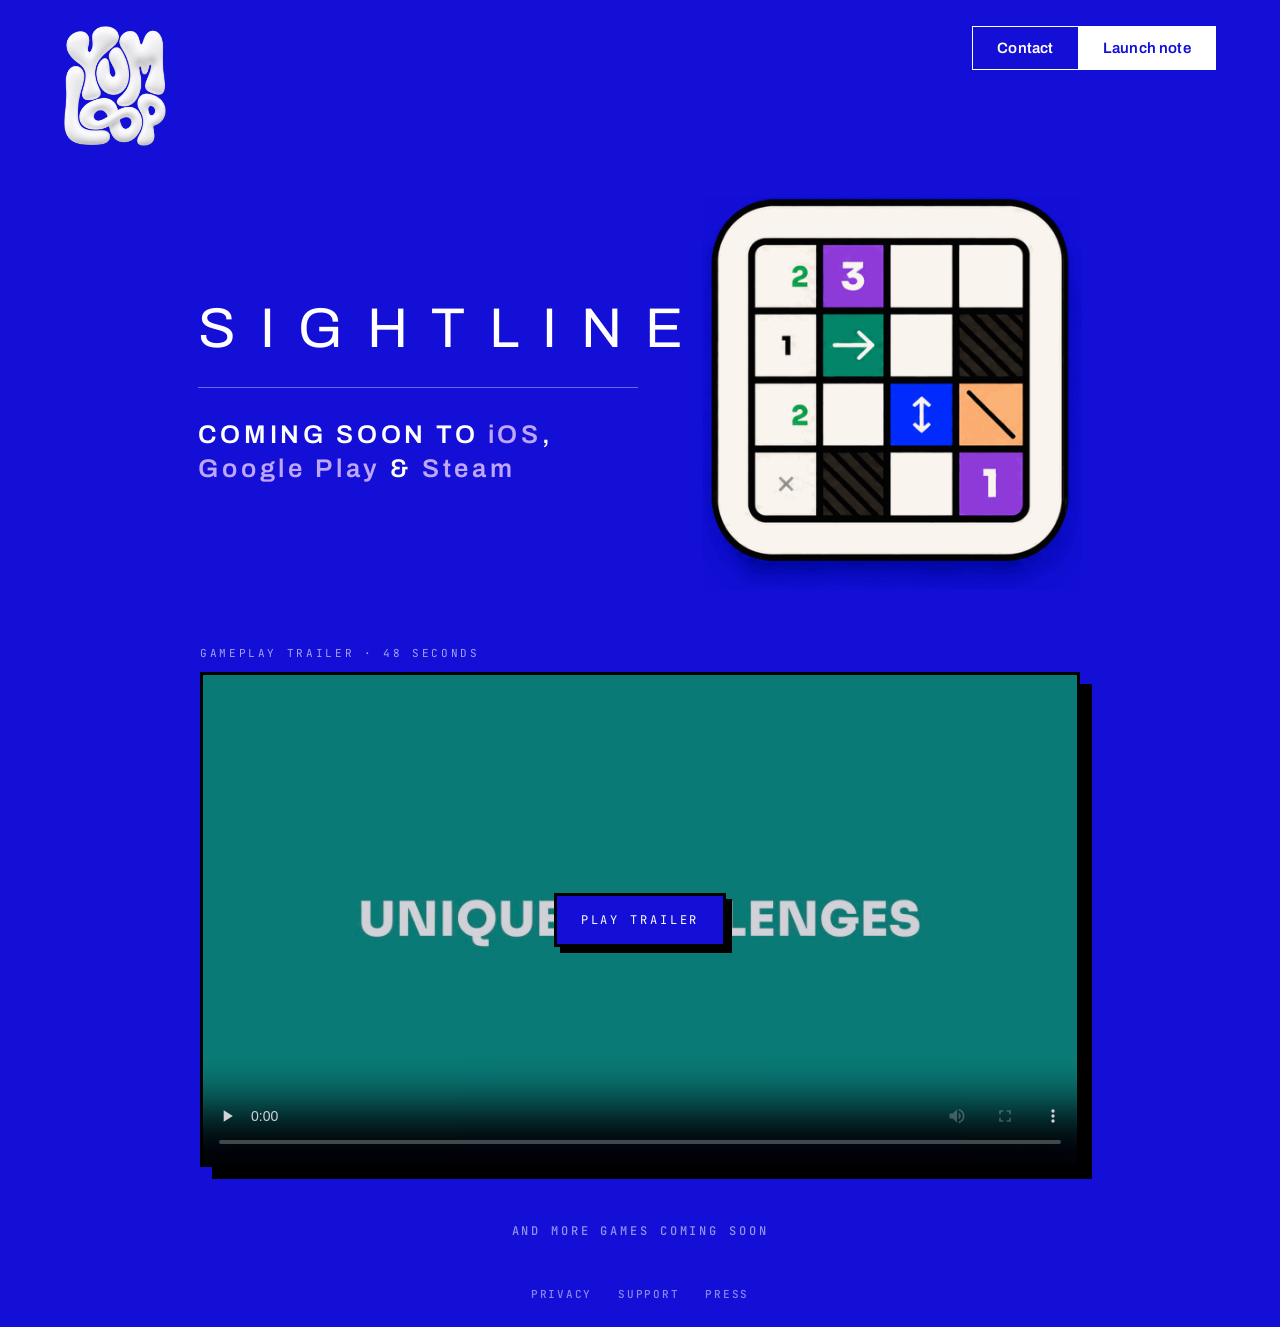
<file: index.html>
<!doctype html>
<html lang="en">
<head>
<meta charset="utf-8">
<meta name="viewport" content="width=device-width, initial-scale=1">
<title>Yumloop Games</title>
<meta name="description" content="Yumloop, an independent studio of one. Sightline, a logic puzzle, coming soon to iOS, Google Play and Steam.">
<meta name="theme-color" content="#140FD7">
<link rel="canonical" href="https://yumloop.net/">
<meta property="og:type" content="website">
<meta property="og:site_name" content="Yumloop">
<meta property="og:title" content="Yumloop">
<meta property="og:description" content="Sightline, a logic puzzle, coming soon to iOS, Google Play and Steam. And more games coming soon.">
<meta property="og:url" content="https://yumloop.net/">
<meta property="og:image" content="https://yumloop.net/og.png">
<meta name="twitter:card" content="summary_large_image">
<link rel="icon" href="favicon-32.png" sizes="32x32" type="image/png">
<link rel="icon" href="favicon-192.png" sizes="192x192" type="image/png">
<link rel="apple-touch-icon" href="apple-touch-icon.png">
<link rel="preconnect" href="https://fonts.googleapis.com">
<link rel="preconnect" href="https://fonts.gstatic.com" crossorigin>
<link href="https://fonts.googleapis.com/css2?family=Archivo:wght@500;600&family=JetBrains+Mono:wght@500&family=Sora:wght@700;800&display=swap" rel="stylesheet">
<style>
  :root{
    --blue:#140FD7;
    --lilac:#BFA6FD;
    --sans:Archivo,-apple-system,BlinkMacSystemFont,"Helvetica Neue",Arial,sans-serif;
    --mono:"JetBrains Mono",ui-monospace,SFMono-Regular,Menlo,monospace;
  }

  *,*::before,*::after{box-sizing:border-box}
  html{-webkit-text-size-adjust:100%}
  body{
    margin:0; min-height:100svh;
    background:var(--blue); color:#fff;
    font-family:var(--sans);
    display:flex; flex-direction:column;
    -webkit-font-smoothing:antialiased;
  }
  img{max-width:100%; height:auto; display:block}
  :focus-visible{outline:2px solid #fff; outline-offset:4px}

  /* --- top bar: studio mark on the left, the two actions on the right --- */
  .topbar{
    /* flex-start, so the buttons' top edge sits on the lockup's top edge */
    display:flex; align-items:flex-start; justify-content:space-between; gap:20px;
    padding:clamp(16px,2.6vw,26px) clamp(20px,5vw,64px) 0;
  }
  .brand-link{display:block; line-height:0}
  .brand{width:clamp(72px,8vw,104px)}
  .topnav{display:flex; flex-shrink:0}
  .topnav a{
    display:inline-block; text-decoration:none; white-space:nowrap;
    font-weight:600; font-size:clamp(13px,1.2vw,15px); letter-spacing:.01em;
    padding:clamp(10px,1.1vw,13px) clamp(16px,1.9vw,26px); border:1px solid #fff;
    transition:background .15s linear, color .15s linear;
  }
  .topnav a.solid{background:#fff; color:var(--blue); border-left:0}
  .topnav a.solid:hover{background:transparent; color:#fff; border-left:1px solid #fff}
  .topnav a.line{background:transparent; color:#fff}
  .topnav a.line:hover{background:#fff; color:var(--blue)}

  .stage{
    flex:1;
    display:flex; flex-direction:column; align-items:center; justify-content:center;
    text-align:center; padding:clamp(24px,4vw,56px) clamp(20px,5vw,64px) clamp(24px,4vw,48px);
  }

  /* --- Sightline block --- */
  .game{
    display:grid; grid-template-columns:auto auto;
    align-items:center; justify-content:center;
    gap:clamp(30px,5vw,76px);
    width:100%;
  }
  .copy{text-align:left; max-width:440px}
  /* The game's own menu heading, verbatim: Avenir Next, weight 400,
     .42em letterspacing, uppercase, indent to optically centre the tracking. */
  .mark-heading{
    font-family:'Avenir Next','Avenir',Archivo,-apple-system,BlinkMacSystemFont,'Helvetica Neue',sans-serif;
    font-weight:400; font-size:clamp(32px,4.4vw,56px); line-height:1;
    /* no text-indent here: left-aligned, the S must sit on the same edge as the line
       below it. The indent is only for the centred (narrow) layout, where it optically
       balances the trailing letterspace — see the max-width:860px block. */
    letter-spacing:.42em; text-transform:uppercase;
    color:#fff; margin:0;
  }
  .rule{height:1px; background:rgba(255,255,255,.38); border:0; margin:clamp(18px,2.4vw,30px) 0}
  .soon{
    margin:0; font-weight:600; text-transform:uppercase;
    font-size:clamp(16px,2vw,27px); letter-spacing:.15em; line-height:1.32;
  }
  .soon span{color:var(--lilac); text-transform:none}
  .board{width:clamp(240px,30vw,380px)}

  @media (max-width:860px){
    .game{grid-template-columns:1fr; justify-items:center; gap:clamp(28px,6vw,44px)}
    .copy{text-align:center; max-width:none}
    .mark-heading{font-size:clamp(26px,7.6vw,38px); text-indent:.42em}   /* centred here, so the tracking needs balancing */
    .board{width:min(290px,62vw)}
  }
  /* narrow phones: the bar keeps its shape (mark left, actions right), just tighter */
  @media (max-width:430px){
    .topbar{gap:12px; padding-top:14px}
    .brand{width:60px}
    .topnav a{font-size:12.5px; padding:9px 13px; letter-spacing:0}
  }

  /* --- trailer: the pitch page's frame, black rule and hard shadow, so the two pages read as one --- */
  .trailer-wrap{width:min(880px,100%); margin:clamp(34px,5vw,56px) auto 0; text-align:left}
  .trailer-wrap .kicker{font-family:var(--mono); font-size:11px; letter-spacing:.24em; text-transform:uppercase; color:rgba(255,255,255,.62); margin:0 0 12px}
  .trailer{border:3px solid #000; box-shadow:12px 12px 0 #000; background:#000; aspect-ratio:16/9; max-width:100%}
  .trailer{position:relative}
  .trailer video{width:100%; height:100%; object-fit:cover; display:block}
  /* the pitch page's play overlay, verbatim */
  .trailer .play{position:absolute; inset:0; display:flex; align-items:center; justify-content:center; background:rgba(6,6,43,.18); cursor:pointer; border:0; padding:0}
  .trailer .play span{font-family:var(--mono); font-size:12px; letter-spacing:.24em; text-transform:uppercase; color:#fff; background:var(--blue); border:3px solid #000; box-shadow:6px 6px 0 #000; padding:16px 24px}
  .trailer.playing .play{display:none}
  @media (max-width:600px){ .trailer{box-shadow:8px 8px 0 #000} }
  .more{
    margin:clamp(34px,5vw,56px) 0 0;
    font-family:var(--mono); font-size:clamp(10px,1.1vw,12px); font-weight:500;
    letter-spacing:.24em; text-transform:uppercase; color:rgba(255,255,255,.55);
  }

  /* --- footer --- */
  .foot{
    display:flex; justify-content:center; gap:26px; flex-wrap:wrap;
    padding:0 clamp(20px,5vw,64px) 26px;
  }
  .foot a{
    font-family:var(--mono); font-size:11px; font-weight:500;
    letter-spacing:.16em; text-transform:uppercase;
    color:rgba(255,255,255,.5); text-decoration:none;
  }
  .foot a:hover,.foot a:focus-visible{color:#fff}
</style>
</head>
<body>

<header class="topbar">
  <a class="brand-link" href="/" aria-label="Yumloop home">
    <img class="brand" src="yumloop-logo.png?v=3" alt="Yumloop" width="760" height="892">
  </a>
  <nav class="topnav" aria-label="Contact">
    <a class="line" href="mailto:yoni@yumloop.net?subject=Hello%20Yumloop">Contact</a>
    <a class="solid" href="mailto:yoni@yumloop.net?subject=Launch%20note&amp;body=Let%20me%20know%20when%20Sightline%20is%20out.">Launch note</a>
  </nav>
</header>

<main class="stage">
  <section class="game" aria-label="Sightline">
    <div class="copy">
      <h1 class="mark-heading">Sightline</h1>
      <hr class="rule">
      <p class="soon">Coming soon to <span>iOS</span>, <span>Google&nbsp;Play</span> &amp;&nbsp;<span>Steam</span></p>
    </div>
    <img class="board" src="sightline-board.png"
         alt="A Sightline puzzle board: a four-by-four grid with numbered clues down the left edge and coloured tiles marking blockers and directions."
         width="840" height="868">
  </section>

  <section class="trailer-wrap" aria-label="Sightline gameplay trailer">
    <div class="kicker">Gameplay trailer · 48 seconds</div>
    <div class="trailer" id="trailerBox">
      <video id="trailerVideo" src="pitch/trailer.mp4" poster="pitch/trailer-poster.jpg" preload="none" playsinline controls aria-label="Sightline gameplay trailer"></video>
      <button type="button" class="play" id="trailerPlay" aria-label="Play trailer"><span>Play trailer</span></button>
    </div>
  </section>

  <p class="more">And more games coming soon</p>
</main>

<nav class="foot" aria-label="Site">
  <a href="/privacy.html">Privacy</a>
  <a href="/support.html">Support</a>
  <a href="/sightline-press.html">Press</a>
</nav>


<!-- Falling Sightline tiles: real game tiles (exact colours, borders, Sora
     clue numerals) drop from the top with gravity, bounce off any text or
     image they hit (which flinches in response), spin a little, and exit off
     the bottom of the page. Decorative only: pointer-events none, skipped
     entirely under prefers-reduced-motion. -->
<style>
  .fx-tile{position:fixed; top:0; left:0; z-index:5; pointer-events:none;
    width:46px; height:46px; background:#fff;
    box-shadow:inset 0 0 0 3px #000; border-radius:0;
    will-change:transform; contain:layout style;}
  .fx-tile .clue{position:absolute; inset:0; font-family:Sora,var(--sans);
    font-weight:800; font-size:17px; color:#111; pointer-events:none;}
  .fx-tile .clue span{position:absolute; line-height:1;}
  .fx-tile .clue .r{right:10%; top:50%; transform:translateY(-50%);}
  .fx-tile .clue .d{bottom:8%; left:50%; transform:translateX(-50%);}
  .fx-tile.wall{background:repeating-linear-gradient(45deg,#000 0,#000 5px,#444 5px,#444 10px);}
  .fx-tile.chan{background:#0040f7;}
  .fx-tile.nbr{background:#a040d8;}
  .fx-tile.nbr .n{position:absolute;inset:0;display:flex;align-items:center;justify-content:center;
    font-family:Sora,var(--sans);font-weight:800;font-size:19px;color:#fff;}
  .fx-tile.bomb{background:#ff2e2e;}
  .fx-tile.bomb::after{content:"";position:absolute;inset:31%;background:#000;border-radius:50%;}
  .fx-tile.chan svg{position:absolute;inset:0;width:100%;height:100%;
    fill:none;stroke:#fff;stroke-width:8;stroke-linecap:round;stroke-linejoin:round;}
  .fx-bump{animation:fxBump .4s cubic-bezier(.22,.61,.36,1);}
  @keyframes fxBump{
    0%{transform:translateY(0);}
    35%{transform:translateY(5px);}
    65%{transform:translateY(-2px);}
    100%{transform:translateY(0);}
  }
</style>
<script>
(function(){
  if(matchMedia('(prefers-reduced-motion: reduce)').matches) return;
  var KINDS=[
    function(el){ el.innerHTML='<div class="clue"><span class="r">1</span></div>'; },
    function(el){ el.innerHTML='<div class="clue"><span class="d">2</span></div>'; },
    function(el){ el.classList.add('wall'); },
    function(el){ el.classList.add('chan'); el.innerHTML='<svg viewBox="0 0 100 100"><line x1="28" y1="50" x2="72" y2="50"/><polyline points="36,40 28,50 36,60"/><polyline points="64,40 72,50 64,60"/></svg>'; },
    function(el){ el.classList.add('nbr'); el.innerHTML='<div class="n">1</div>'; },
    function(el){ el.classList.add('bomb'); },
    function(el){ /* plain hidden tile */ },
  ];
  var live=[], MAX=(innerWidth<640)?2:4, G=1900, REST=0.42;
  var colliders=[], colTs=0;
  function refreshColliders(){
    colliders=[];
    document.querySelectorAll('.brand,.mark-heading,.soon,.board,.trailer,.more,.topnav a,.foot a').forEach(function(n){
      var r=n.getBoundingClientRect();
      if(r.width>4 && r.height>4) colliders.push({el:n, r:r});
    });
    colTs=performance.now();
  }
  function spawn(){
    if(live.length>=MAX) return;
    var el=document.createElement('div');
    el.className='fx-tile';
    KINDS[(Math.random()*KINDS.length)|0](el);
    var size=38+Math.random()*16;
    el.style.width=size+'px'; el.style.height=size+'px';
    document.body.appendChild(el);
    live.push({el:el, s:size,
      x:20+Math.random()*(innerWidth-40-size),
      y:-size-10, vx:(Math.random()-0.5)*60, vy:0,
      rot:(Math.random()-0.5)*20, vr:(Math.random()-0.5)*120,
      bounced:{}, last:performance.now()});
  }
  function frame(now){
    if(now-colTs>900) refreshColliders();
    for(var i=live.length-1;i>=0;i--){
      var t=live[i];
      var dt=Math.min(0.033,(now-t.last)/1000); t.last=now;
      t.vy+=G*dt; t.x+=t.vx*dt; t.y+=t.vy*dt; t.rot+=t.vr*dt;
      if(t.vy>0){
        for(var c=0;c<colliders.length;c++){
          var cc=colliders[c], r=cc.r;
          var bx=t.x, by=t.y+t.s;
          if(by>=r.top && by<=r.top+Math.max(14,t.vy*dt+8) &&
             bx+t.s>r.left+4 && bx<r.right-4 && !t.bounced[c]){
            t.bounced[c]=1;
            t.vy=-t.vy*REST; t.vx+=(Math.random()-0.5)*140; t.vr=(Math.random()-0.5)*260;
            t.y=r.top-t.s;
            cc.el.classList.remove('fx-bump'); void cc.el.offsetWidth;
            cc.el.classList.add('fx-bump');
            break;
          }
        }
      }
      if(t.y>innerHeight+80){ t.el.remove(); live.splice(i,1); continue; }
      t.el.style.transform='translate('+t.x.toFixed(1)+'px,'+t.y.toFixed(1)+'px) rotate('+t.rot.toFixed(1)+'deg)';
    }
    requestAnimationFrame(frame);
  }
  refreshColliders();
  addEventListener('resize', refreshColliders);
  requestAnimationFrame(frame);
  setTimeout(spawn, 1400);
  setInterval(spawn, 3600);
})();
</script>
<script>
  (function(){
    var v = document.getElementById('trailerVideo'), box = document.getElementById('trailerBox'), btn = document.getElementById('trailerPlay');
    if(!v || !box || !btn) return;
    function playTrailer(){ try { v.play(); box.classList.add('playing'); } catch(_){} }
    btn.addEventListener('click', playTrailer);
    v.addEventListener('play', function(){ box.classList.add('playing'); });
  })();
</script>
</body>
</html>
</file>
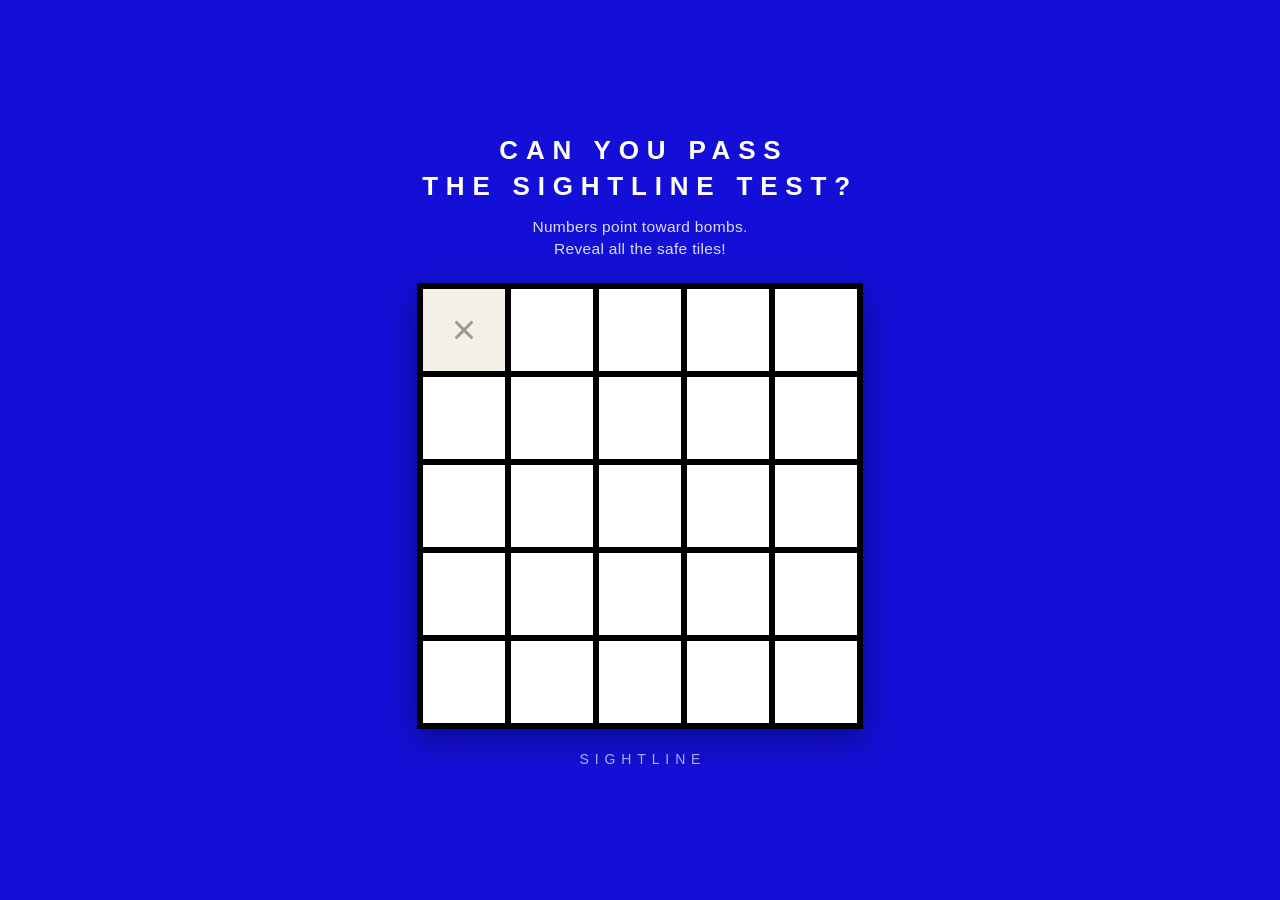
<file: sightline-test/index.html>
<!doctype html>
<html lang="en">
<head>
<meta charset="utf-8">
<meta name="viewport" content="width=device-width, initial-scale=1, maximum-scale=1, user-scalable=no, viewport-fit=cover">
<title>The Sightline Test</title>
<meta name="robots" content="noindex">
<meta name="description" content="One real Sightline puzzle. No guessing. Just logic.">
<meta property="og:title" content="The Sightline Test">
<meta property="og:description" content="Can you pass the Sightline Test? No guessing. Just logic.">
<meta property="og:url" content="https://yumloop.net/sightline-test/">
<meta property="og:image" content="https://yumloop.net/og.png">
<meta name="twitter:card" content="summary_large_image">

<style>
/* ============================================================
   SIGHTLINE — playable ad. Single file, zero external requests.
   Visual DNA lifted from the shipping game: white tiles with 3px
   inset black borders on a black board silhouette, Sora-weight
   clue numerals at tile edges, revealPop reveal, electric-red
   bomb with the black dot, Yumloop electric blue surround.
   ============================================================ */
:root{
  --blue:#140FD7;
  --board-bg:#f3f0e8;
  --safe:#f4f0e6;
  --mine:#ff2e2e;
  --ink:#1a1a1a;
  --beam:#3d6aff;
  --n0:#8a8577; --n1:#000000; --n2:#0eb14a; --n3:#7d2bd6; --n4:#ff9500; --n5:#e60000;
  --bw:3px;
  --display:'Avenir Next','Avenir',-apple-system,BlinkMacSystemFont,'Segoe UI',Roboto,sans-serif;
  --num:'SoraDigits','Sora',-apple-system,BlinkMacSystemFont,'Segoe UI',Roboto,sans-serif;
}
@font-face{
  font-family:'SoraDigits';
  src:url([data-uri]) format('woff2');
  font-weight:800; font-style:normal; font-display:swap;
}
*,*::before,*::after{box-sizing:border-box;-webkit-tap-highlight-color:transparent;}
html,body{margin:0;padding:0;width:100%;height:100%;overflow:hidden;}
body{
  background:var(--blue);
  font-family:var(--display);
  color:#fff;
  user-select:none;-webkit-user-select:none;
  touch-action:manipulation;
  display:flex;flex-direction:column;align-items:center;justify-content:center;
  padding:calc(env(safe-area-inset-top,0px) + 10px) calc(env(safe-area-inset-right,0px) + 10px)
          calc(env(safe-area-inset-bottom,0px) + 10px) calc(env(safe-area-inset-left,0px) + 10px);
}
#stage{
  display:flex;flex-direction:column;align-items:center;justify-content:center;
  gap:clamp(10px,2.6vmin,22px);
  width:100%;height:100%;max-width:560px;
}
/* landscape: copy left, board right */
@media (orientation:landscape) and (max-height:520px){
  #stage{flex-direction:row;max-width:none;gap:clamp(16px,4vw,48px);}
  #copy{text-align:left;align-items:flex-start;max-width:42vw;}
  #copy .sub{margin-left:0;}
  #mark{position:fixed;left:calc(env(safe-area-inset-left,0px) + 18px);bottom:calc(env(safe-area-inset-bottom,0px) + 12px);}
}
#copy{display:flex;flex-direction:column;align-items:center;text-align:center;gap:clamp(6px,1.4vmin,12px);}
.head{
  font-weight:600;
  font-size:clamp(17px,4.6vmin,26px);
  letter-spacing:.30em;text-indent:.30em;line-height:1.35;
  text-transform:uppercase;margin:0;
  animation:fadeDown .5s cubic-bezier(.22,.61,.36,1) both;
}
.sub{
  font-weight:500;font-size:clamp(12px,3vmin,15.5px);letter-spacing:.02em;
  color:rgba(255,255,255,.85);margin:0;line-height:1.45;
  animation:fadeDown .5s cubic-bezier(.22,.61,.36,1) .12s both;
}
.stat{
  font-weight:700;font-size:clamp(12px,3vmin,15px);letter-spacing:.14em;text-transform:uppercase;
  color:#BFA6FD;margin:0;display:none;
}
.stat.on{display:block;}
@keyframes fadeDown{0%{opacity:0;transform:translateY(-8px);}100%{opacity:1;transform:none;}}

/* --- board --- */
#boardwrap{position:relative;animation:fadeUp .5s cubic-bezier(.22,.61,.36,1) .18s both;}
@keyframes fadeUp{0%{opacity:0;transform:translateY(10px);}100%{opacity:1;transform:none;}}
#board{
  position:relative;
  background:#000;
  padding:var(--bw);
  display:grid;
  grid-template-columns:repeat(5,var(--cell));
  grid-template-rows:repeat(5,var(--cell));
  box-shadow:0 10px 32px rgba(0,0,0,.35);
}
.cell{
  position:relative;width:var(--cell);height:var(--cell);
  background:#fff;
  box-shadow:inset 0 0 0 var(--bw) #000;
  cursor:pointer;
  transition:background .14s;
}
.cell:active{background:#ede8da;box-shadow:inset 0 0 0 var(--bw) #000, inset 0 4px 10px rgba(0,0,0,.16);}
.cell.safe{background:var(--safe);cursor:default;}
.cell.safe:active{background:var(--safe);box-shadow:inset 0 0 0 var(--bw) #000;}
.cell.justrevealed{animation:revealPop .38s cubic-bezier(.22,.61,.36,1);}
@keyframes revealPop{
  0%{transform:scale(1);opacity:0;}
  55%{transform:scale(1.07);opacity:1;}
  100%{transform:scale(1);opacity:1;}
}
.cell.mine{background:var(--mine);cursor:default;animation:mineReveal .45s cubic-bezier(.22,.61,.36,1);}
.cell.mine::after{content:"";position:absolute;inset:28%;background:#000;border-radius:50%;}
.cell.mine:active{background:var(--mine);box-shadow:inset 0 0 0 var(--bw) #000;}
.cell.flagged-final{background:#ffd6a8;}
.cell.flagged-final::after{content:"";position:absolute;inset:30%;border-radius:50%;
  border:3px solid #c8442a;background:transparent;}
.cell.beamlit{background:var(--beam)!important;
  box-shadow:inset 0 0 0 var(--bw) #000, 0 0 16px rgba(0,64,247,.45)!important;}
.cell.beamlit .clue span{color:#fff!important;}
/* first-move pulse — mirrors the game's clue-tap nudge */
.cell.nudge{animation:nudge 1.5s ease-in-out infinite;}
@keyframes nudge{
  0%,100%{box-shadow:inset 0 0 0 var(--bw) #000;}
  50%{box-shadow:inset 0 0 0 var(--bw) #000, inset 0 0 0 7px rgba(61,106,255,.5);}
}
.clue{position:absolute;inset:0;font-weight:800;font-family:var(--num);pointer-events:none;
  font-size:calc(var(--cell) * .30);color:var(--ink);}
.clue span{position:absolute;line-height:1;}
.clue .u{top:7%;left:50%;transform:translateX(-50%);}
.clue .d{bottom:7%;left:50%;transform:translateX(-50%);}
.clue .l{left:9%;top:50%;transform:translateY(-50%);}
.clue .r{right:9%;top:50%;transform:translateY(-50%);}
.clue .n1{color:var(--n1);} .clue .n2{color:var(--n2);}
.clue .n3{color:var(--n3);} .clue .n4{color:var(--n4);} .clue .n5{color:var(--n5);}
/* the all-clear X tile — exactly the game's .z cross */
.clue .z{top:50%;left:50%;transform:translate(-50%,-50%);width:34%;height:34%;color:#999;display:flex;align-items:center;justify-content:center;}
.clue .z svg{width:100%;height:100%;stroke:currentColor;stroke-width:2.5;stroke-linecap:round;fill:none;}
.clue span.cluepulse{animation:cluePulse .8s cubic-bezier(.22,.61,.36,1);}
@keyframes cluePulse{0%{transform-origin:center;}35%{filter:brightness(1.1);}
  0%,100%{scale:1;}40%{scale:1.7;}}
/* shake on bomb */
#board.shake{animation:shake .4s;}
@keyframes shake{
  0%,100%{transform:translateX(0);}
  20%{transform:translateX(-7px);}40%{transform:translateX(6px);}
  60%{transform:translateX(-4px);}80%{transform:translateX(3px);}
}

/* --- toast --- */
#toast{
  position:fixed;top:calc(env(safe-area-inset-top,0px) + 14px);left:50%;
  transform:translateX(-50%) translateY(-90px);
  background:#fff;color:var(--ink);
  font-weight:600;font-size:14px;letter-spacing:.01em;
  padding:11px 20px;border:3px solid #000;
  transition:transform .32s cubic-bezier(.22,.61,.36,1);
  white-space:nowrap;z-index:40;pointer-events:none;
}
#toast.show{transform:translateX(-50%) translateY(0);}

/* --- footer mark --- */
#mark{
  font-weight:400;font-size:clamp(11px,2.6vmin,14px);
  letter-spacing:.42em;text-indent:.42em;text-transform:uppercase;
  color:rgba(255,255,255,.66);
  animation:fadeUp .5s cubic-bezier(.22,.61,.36,1) .3s both;
}

/* --- result --- */
#result{
  position:fixed;inset:0;z-index:50;
  display:flex;align-items:center;justify-content:center;
  background:rgba(10,8,60,0);
  pointer-events:none;visibility:hidden;
  transition:background .45s ease;
  padding:calc(env(safe-area-inset-top,0px) + 16px) 16px calc(env(safe-area-inset-bottom,0px) + 16px);
}
#result.show{background:rgba(10,8,60,.72);pointer-events:auto;visibility:visible;}
#card{
  background:#fff;color:var(--ink);
  border:var(--bw) solid #000;
  padding:clamp(24px,6vmin,40px) clamp(26px,7vmin,48px);
  text-align:center;max-width:min(86vw,380px);width:100%;
  transform:translateY(24px) scale(.97);opacity:0;
  transition:transform .45s cubic-bezier(.22,.61,.36,1) .1s, opacity .4s ease .1s;
  box-shadow:0 18px 48px rgba(0,0,0,.4);
}
#result.show #card{transform:none;opacity:1;}
#card .passed{
  font-weight:600;font-size:clamp(20px,5.6vmin,28px);
  letter-spacing:.30em;text-indent:.30em;text-transform:uppercase;margin:0 0 14px;
}
#card .grade{
  font-family:var(--num);font-weight:800;
  font-size:clamp(15px,4vmin,19px);letter-spacing:.16em;text-transform:uppercase;margin:0 0 4px;
}
#card .grade.flawless{color:var(--n2);}
#card .grade.mistakes{color:var(--n4);}
#card .time{
  font-family:var(--num);font-weight:800;font-variant-numeric:tabular-nums;
  font-size:clamp(26px,7vmin,36px);margin:0 0 20px;letter-spacing:.04em;
}
#card .cstat{font-weight:700;font-size:13px;letter-spacing:.12em;text-transform:uppercase;
  color:var(--blue);margin:0 0 14px;display:none;}
#card .cstat.on{display:block;}
#cta{
  display:block;width:100%;
  background:#000;color:#fff;border:none;cursor:pointer;
  font-family:var(--display);font-weight:700;
  font-size:clamp(16px,4.4vmin,19px);letter-spacing:.12em;text-transform:uppercase;
  padding:17px 10px;margin:0 0 12px;
  transition:transform .12s;
}
#cta:active{transform:scale(.97);}
#card .ctasub{font-weight:500;font-size:13px;color:#666;margin:0;letter-spacing:.02em;}
</style>
</head>
<body>
<div id="stage">
  <div id="copy">
    <h1 class="head" id="headline"></h1>
    <p class="sub" id="subtitle"></p>
    <p class="stat" id="statline"></p>
  </div>
  <div id="boardwrap"><div id="board"></div></div>
  <div id="mark">Sightline</div>
</div>
<div id="toast"></div>
<div id="result" role="dialog" aria-label="Result">
  <div id="card">
    <p class="passed">You passed</p>
    <p class="grade" id="grade"></p>
    <p class="time" id="time"></p>
    <p class="cstat" id="cardstat"></p>
    <button id="cta"></button>
    <p class="ctasub" id="ctasub"></p>
    <button id="share" style="display:none;background:none;border:none;cursor:pointer;
      font-family:var(--display);font-weight:600;font-size:13px;letter-spacing:.14em;
      text-transform:uppercase;color:var(--blue);margin-top:14px;padding:8px;">Share the test</button>
  </div>
</div>
<script>
'use strict';
/* ============================================================
   CONFIG — injected at build time. Everything an ad variant can
   change lives here; game logic never reads anything else.
   ============================================================ */
var CFG = {"headline":"Can you pass<br>the Sightline test?","subtitle":"Numbers point toward bombs.<br>Reveal all the safe tiles!","ctaText":"Play Sightline","ctaSub":"No guessing. Just logic.","bombToast":"Careful — that's a bomb.","appStoreUrl":"https://apps.apple.com/app/id6774281459","displayPassStatistic":false,"passStatistic":null,"statTemplate":"Only {n}% pass. Can you?","background":"yumloop-blue","levelId":"ad-test-01","network":"web","useMraid":false,"injectMraidTag":false,"analyticsMode":"dev"};
var PUZZLE = {"id":"ad-test-02","note":"Bespoke playable-ad puzzle, faithful to the shipping game: every revealed tile shows its full four-direction bomb counts (zeros omitted, all-zero renders the X cross), rays run to the board edge, bombs do not block sight. Clues are COMPUTED from the bomb layout exactly like the game's losCounts — nothing curated. (0,0) is pre-revealed as an X tile: its whole row and column are provably safe, which is the five-second hook.","size":5,"bombs":[[1,3],[3,1],[4,1],[3,4]],"preRevealed":[[0,0]],"firstHint":{"cell":[0,1],"clueCell":[0,0]}};

/* ============================================================
   ANALYTICS — PlayableAnalytics with per-network adapters.
   No adapter ever makes an external request from the creative;
   networks measure through their own container. Dev logs to
   console so events are verifiable in local testing.
   ============================================================ */
/* Web-only: traffic source, read once from the URL. ?src=instagram etc.
   Rides along on every event and the CTA click; never sent anywhere by
   this page itself. */
var SRC = null, CAMPAIGN = null;
if (CFG.network === 'web'){
  try {
    var q = new URLSearchParams(location.search);
    SRC = q.get('src') || 'direct';
    CAMPAIGN = q.get('campaign') || null;
  } catch(_){ SRC = 'direct'; }
}

var PlayableAnalytics = (function(){
  var fired = {};
  var run = { start:0, taps:0, mistakes:0, completed:false, flawless:null, elapsed:null };
  var adapters = {
    web: function(ev, data){
      var payload = Object.assign({ src: SRC, campaign: CAMPAIGN }, data||{});
      try{ console.log('[sightline-test] ' + ev, payload); }catch(_){}
      // Seam for a real web analytics provider later (TelemetryDeck /
      // Plausible / etc). Define window.SIGHTLINE_TRACK before this script
      // and every event flows through it. Until then: nothing leaves the page.
      try{ if (window.SIGHTLINE_TRACK) window.SIGHTLINE_TRACK(ev, payload); }catch(_){}
    },
    dev: function(ev, data){ try{ console.log('[sightline-playable] ' + ev, data||''); }catch(_){} },
    applovin: function(ev, data){
      // AppLovin measures impressions/engagement/CTR via its container and
      // mraid.open(); it exposes no custom-event ingestion API for playables,
      // so events stay internal. Kept as a seam in case one appears.
      if (CFG.analyticsMode === 'dev') adapters.dev(ev, data);
    },
    unity: function(ev, data){
      // Unity Ads likewise measures via MRAID lifecycle + open().
      if (CFG.analyticsMode === 'dev') adapters.dev(ev, data);
    }
  };
  var emit = adapters[CFG.network] || adapters.dev;
  return {
    run: run,
    event: function(ev, data, once){
      if (once && fired[ev]) return;
      fired[ev] = true;
      emit(ev, data);
    }
  };
})();

/* ============================================================
   MRAID lifecycle — start the experience only when viewable.
   Falls back instantly when no MRAID container exists (dev/web).
   ============================================================ */
function whenReady(fn){
  var m = window.mraid;
  if (!CFG.useMraid || !m) { fn(); return; }
  function onReady(){
    if (m.isViewable && m.isViewable()) { fn(); }
    else {
      var h = function(v){ if (v) { try{ m.removeEventListener('viewableChange', h); }catch(_){} fn(); } };
      m.addEventListener('viewableChange', h);
    }
  }
  if (m.getState && m.getState() !== 'loading') onReady();
  else m.addEventListener('ready', onReady);
}

/* ============================================================
   AUDIO — the game's real bubble-pop family, embedded base64.
   Nothing plays before the first user gesture (network rule +
   iOS rule). Rising streak pitch, resets on pause, ±5% jitter.
   ============================================================ */
var Sound = (function(){
  var B64 = {"pop1":"UklGRioeAABXQVZFZm10IBAAAAABAAEARKwAAIhYAQACABAAZGF0YQYeAADF/8b/w/+y/6b/tf/B/8v/3f/T/8b/vP+t/77/tP/E/6X/iv+y/7T/r/+Q/5T/tP+y/6r/l/+g/8L/nP90/4b/dP9i/4//kv+V/6b/rv/H/5//uv+z/6P/vf+g/37/X/9+/3b/Xv97/6L/gP+A/4j/k/+Y/3r/ov+M/7b/qf+c/6b/i/+C/6P/rP9Q/3T/dv+Q/4T/d/90/5b/mv95/6X/k/+Q/2D/vP91/83/k/8//6r9mvzD/WH9Dv6j/uYm211cVLdAyVBaVlI7lxYo9F/PU7BtmBCNzIzxjDGSgKGhuxPiKQbhHbc2g08sYPhkU12HUV5EfzRiHBb+U+RL0OnBcryWv7zF4Mwr2Y/qL/61ELEfLitUM8I2JzSoKogbUApH9kbhItBjxhzE2cWry3zWU+Zx+a0MCR1WKoE12zxTPZY1USgpGAcHevZW6OTcfNTv0P3SDNno4ODqLfZTAsEO1xkOIYQjqSJbHigX9w0JBEf6qPEi66jnFuhq69bw0ffL/7QHyA2AEfoSOxG4DTQK+gUGAGv5WPXH8o/xsvIo9HD37/wqAiQHzQs6D2kPKg2oClcGIgE1+8vzxu2O62ftYPEe9lH7GAFZCPgOdxE5EakQUg98DDgH1v/7+AH17fKx8DTvZ/Ab8wX2zPm8/fsAXwN4BTQHGQhdCCoI0QcWBzQGWAVwBHwDHwKxAG7/Gv4O/ST84PqC+in7wPt1/Gf95v7OAI0C9APWBBYFVATIAtkA2v4x/aH7x/oB+6/7M/2P/68BgQPtBKgF7wVRBa0DOwFN/tT7XPo1+fr3+fc9+SL7B/4FAWsDfAW9BvoGiwZXBVMDUAFq/2f99/tg+4/7AvzH/DX+wv/sALABbALGArYCgALjAQEBLgB8//X+e/5V/or+Kf7s/Qv+6f0I/qr+l/93ADYBagE8AWcBMwKtAjMCXwGaAFcAMQDg/2H/Av8E/07/vP8pAJAAhgB8AHgAWgBOAB0Auf9U/2n/k/90/1T/cP9R/xr/E/8F/xj/I/87/37/JgDCAAMBWQGMAV0BJQEGAV4AuP9k/0T/lv8AAHgACAG2ARECAgLWAZ4BggFuAU0BzgAQAFH/rf4h/in9V/wr/F389Px1/bL9Rf6T/yEBIQKqAggDSgNRAwUDRgJ1ARMB0wByALD/6/6G/nv+jf6U/sf+D/+C/zQAQQE4AtkCNAMpA8gC7QEAAcv/df5G/UT8yvt/+5z7Dfy2/Kz9uf7//zcBIwKtAskCtwKGAiMCbgF/ALH/MP///sz+df5N/oD+xf7k/in/lf8hAJ8A8wBVAc4BXQKGAiwCwAGNAW4B9AAgACL/K/68/bb9CP5s/zEBYwIhA3MDTgPhAiwCBwGy/9T9vPuY+jP6KPoQ+qf5Bvo8/JD/ewHeAfcCMgTlBH8G7wf2BqEELgNDAi0AOP2Z+lj5nfkc+u36zvsA/TMAmQPRBIAE7wMHBJcDsgGvAEsBTwF4/779jv2Y/SL9uvw//YD+2f/1AOkCmAQ9BHwD2gIIAlwABf+S/t/9pfwB+9T68/v+/Lv9Pf9iAdcCEQOpAi0DnQNRA0UC5wDp/zL/T/6s/b39P/0M/Z39B/9KAEsBwwK0AtgBHgHCAKsAJgDx/mz9ovyI/Pf8ff2d/j8AcAE0As8CkAMgBBQEIQODAdb/S/4J/Wb86ftN+yL7yvsL/cL++QDTAhwEFQXaBVEGRgarBS4E7AFv/zz9bPsT+h/54/hP+RH6gfuC/QcApQLHBBcG+QZaB9YGzwVBBFsCNgAe/hr8//mj+Fb4rfiH+RT7T/2G/1gBHwN9BC0FjgXeBbkF9ASmA9MBBABT/gD9T/w6/HP8wfwb/Zb9rv5YAOsBsgLsAqsCEwJ5AfgAbgCY//r+jv5k/lj+U/6K/kf/WgAaAecBmALrAoICpAG/AGQATgB6/q38nfwg/en8UPzD/Ov9cP+sAH4BRwLaAhkD/wLgAl8ChQF+AHL/zv5e/vb9yv0O/oj+Iv+c/w4AsgBuAfUB9QHfAZMBTAHyACYAb//m/oX+Dv7E/av9zv1X/gL/nP8IAMYAuQFuAq8CfAIbAr0BKQEvAEP/of4h/vr9X/6V/tj+ZP/z/2IAfwChAIcAXABxAJ0AgQAjAOz/6//R/07/AP8G/1r/xf/h/7//pwB4AnUCmgGuAZMB2ABFAHf/d/7y/Ub94vz1/EP9mf3+/ef+8P/kAKYBMQK8Al0DgwM1A+AC0AKkAm0BXwDQ/w7/cv78/XH99/z4/Ej9u/0a/q3+fv9oAFEBqwHVAZIBbQH2AAkBqQLnAQEA//9BAHz/qP5Z/t/9IP6A/if+7P3r/hYAgQB6AUMC4AIvA7QCJAKkAfYA5/8X/5z+Sf7M/UD9Gv0t/YP9EP6m/jz/9P/MAGQBsgEvAq0C1AKlAn4CeALxARUBOwB7/9z+Uv69/U79Tv2K/cv9A/5x/hP/t/8jACUAAgAWAEMAbwCkAO0ASAGYAfYBDAK0ATsB5gClAD4Ay/9Z/xf/zv5G/sT9sv3v/Uf+qP7z/oD/IQDMAMQBtgI5A2wDbwMCAyYCJwGAANT/mP5h/Yb87/uj+5P78vuS/ET9I/7o/sr/8wAUAuMCaQOvA8cD/QP8A1UDYQKBAZMAx//V/qL9yPxw/Gr8OfwZ/ID8ZP2o/vP/1QA2AYEBywEcAkICEAIeAjACBwLVAWsB1wB3AKgAyQBTAHX/v/6q/tL+zP6m/sv+Fv+d/1gA5gARAfMA9wDxAPkArAAaALH/Xv8Y/6/+eP6F/qr+ev5S/p/+D/9r/5z/2P9MAOAAIgFoAZABjQGZAWgBFwGmAD8Alv/Z/oj+iP7n/o3/JwCNALMAsgC+AGwA/f/D/6r/uf/X/9v/ZP/p/gL/nv9SAMUA1ACwAJ8ApAB+AOX/Lv/w/gn/0P51/nj+uP6x/rb+Gv9//wUAtQCQATcCdAKTAq0CjgIjApcB3QAkAJr/UP/x/oP+Ef6h/YL9g/2S/Yb9yP29/ur/vAAbAYABFQKXAq0CSgKiARQBsgBAAJn/9/6T/jz++/3b/bj9s/0S/qz+O//x/98AkQESAnYCigKVAr0C9gLZAkECnQEMAUsAP/8z/o/9EP19/Gz81Pxn/e/9qf6j/5UAdwERAq8CCgPmApQCRQLbAekAuf++/kD+GP4X/lv+zv5V//T/cQCoANMACwFOAS4BugA8ALn/Vf/Z/ov+kP62/gL/QP+p/zsAmQC7ALwArAB1AD0AMQAsABMA6/+p/47/sP/Q/+f/0f++/+D/LACCAKYApACyAOkADQEaAeoAjgAWAGj/yP4s/s39uf3g/TH+pf5E/8X/TADQACwBmgH8ARsCCQLSAbABVQGqAC0A2v+b/y//x/6B/mT+mP7z/mv/5v9cAL0AHwFsAYEBTAHsAKIATQDU/yv/r/53/l7+WP5X/ov+D//H/04AtgAQAV8BdgFHARYBswBAAMb/cv86/wv/J/83/3f/7/86AG4AmADBAOsACgEAAcAAdQBCABQA3f91/wL/0P6p/m/+Uf6B/sj+EP9Q/6f/EwBmAMkAEQFeAY8BcQEoAc0AmQBNANr/df9H/xj/0v6u/sz+Jf9z/6v/xP/t/ysAdwCpALAAtwCUAI0AdQBiAFUAEgDb/6L/jv+H/5H/qP/c/zwAdAB6AFMAKwAiABIA3/+z/3j/Q/9Q/27/mv+s/8D/BgBzAM8A0ADYABQBewHCAZQBPgHpAHYAzf/9/h7+mP2c/dP9Ef5A/pT+Ov8jAPwAnwH+AQsCFQIKAs0BYQHKADkAuf9D/6j+4/1j/Vr9qf0k/pD+BP+t/4UAYgEWAqICDwMzA/ACkQI7AqYBfAD8/pT9nvwY/MD7vPv8+8H8Bv5Z/4sApwHLApQD8gP9A6UD6gIEAhoBHgAv/3T+8P2S/Wz9f/3p/af+ef8cAJUADwFxAYsBRwHJACAAiv8i/wL/CP/q/vH+O/+o/w4AdADNACIBiAHLAeUBtgE1AYAA8f+r/37/Hf+b/lz+Xv6Z/vX+Yf/l/40AQgGhAYgBSwE/AUgB9wBaAMj/aP9G/zL/If8G/wb/av/U/wkALwBlALAA8gArAUkBPwEXAcoAcADl/1r/8P6u/sb+7/4h/yj/I/8n/yD/Nv9s/+X/TACfALcAiQA0AOb/w/+P/5z/5/9bALkA8AANAQ8BIQEqATABEQHPAHgAJQDW/33/MP/z/sL+tP7c/v7+Lv90/9D/FgArAEEAXQCFAJ4ArACPAHAAVAAvANn/Uv8m/0L/dv+h/+3/ZQDPAAUBCgEUAfoA0wCcAFIABgC1/3b/Kv/d/qz+tP7u/jX/j//3/0QAcQCEAIwAnwCNAGQAPQAqADMATABhAE4AGQDq/9D/uf+c/3X/Z/96/4f/m/+1/8X/2/8fAHMAzQAaASkBHQHnAJkAPgDQ/3D/DP+4/qL+oP6s/u/+bP8JAHAAmwDOABIBPQE7AR0B+QDRAJsAXAD6/47/Nf/9/uD+0f76/i//a/+b/6X/sf++/+z/EwAoAEIASABWAFsASgA5ADIASQB+AJ4AmQCNAHQAXgA3AAQA4v+g/0T/9f7v/hD/K/9V/5H//P9OAIsAsADMAAgBOgFtAVwBFwG6AF0A/P9v/+j+V/4A/tr9zP3l/Sz+uP5d/w4ApwAtAYoByQEEAgECzQFoAegAZADk/2n/6/6H/lz+ZP6h/g7/h//7/4AAGgGlAQ4CKQLcAVwBvAAKAFn/rP4d/tj9xv3F/dr9Bv5i/vj+wf+ZAEsB1AE4AmwCdQJmAicCvQE5AZMA7v9Z/+n+sf6Z/p/+qv61/tH+Ef9m/7H/7f8iAFYAbQB1AHwAbAA4APL/lP89/zP/df/J//3/IQBHAIEAygD6AB0BGgEQAR4BHgEBAZkAFwCx/1r/Lv/6/sj+vv7P/hb/a/+t//b/WQCeAM0A+QDpANIAzADPALcAcgAzAAEA1/+Y/17/Lv8O//3++/4t/2//1v9fANgALAFZAWUBXgE/AQwByABXAMr/P//i/qr+qf7f/hv/W/+h//f/KABBAEYAQQBYAGQATgAkAP//4v/i//H/FgApADIAPwA0AD0ASgBfAGUAXwBQADEAHgAUABcAEAAPAPn/8f8GABcAKwAtACsAGQALAPr/+f/b/6P/lv+R/6D/of+O/4H/gv+g/8f//P86AGkAjQCoAL4AyACkAGkAHgDn/+P/2//K/7z/wP/X//j//v/x//z/MQBrAIkAhAA+AAMA0v+k/4D/Pv8H/9v+6/4e/0v/jv/n/1UAsAAMAVoBfAGEAW0BOAHmAJYARwDn/3//Fv/T/rD+sv7V/vj+Jf9N/6H/AwA0AGsAsQACAUIBWQFQATQBDgHAAFQA5v92/xf/yf6F/nX+b/5m/oP+1P5K/7r/QQC6AP0AHgEjAQYB4QDEAHoAJADZ/7D/kv9h/zL//v72/hb/Uv9y/4//6f9iANQAAwEhASIBGAEIAcsAhAAtAPb/xP+M/1n/Gv/7/hr/bv+y//T/JwBNAGYAVwA+ABsAHAAfAAQA0f+r/7j/y//S/6T/lP+p/73/v/+Q/3H/af9//5v/x//9/0AAngDfAAQBBQECAQAB7QDTAJMAOAD//6v/Mf/H/nT+Y/5t/qT+/v5s/+j/ZQDhADUBdwGeAbIBdwEYAawAFgB9/+X+hf5B/jL+X/6//jD/lP8JAIIAGgGhAfYBFAIPAu8BpQEsAXwAwv8w/93+mf5h/jb+PP6L/gn/lv8DAHQA4AA8AWcBWgEcAaIAOADH/1T/+/6X/lz+Wf6U/vf+bf/1/3EA3QApAXQBpwG2AYgBIAHMAIgAXAAKALr/gf95/6P/tv+3/5T/j/+G/5T/p/+j/4//a/+L/6b/vf+s/53/tv/l/zYAXwCCAIUApQDNANwAxwB1ADUA8v/Z/7//ev8m/+z+Cv9m/9T/FAAvAFEAoQD4ACgBIAHZALcAnwBoAAEAg/9C/xX/Bf8P/zb/jf/R//7/IwBVAKkA4ADiAMMAowCMAFoAIQDI/3D/Q/8u/0n/X/+E/7X/7P8wAHsAyQDkANoAuQCiAHwAQgDs/4r/UP8i/y//U/+C/7H/y//p/wAAMgBqAJsAugDCAMsA2ADIAJQAOgDT/6D/k/+A/0f/AP/c/vH+H/9S/4X/xf8lAKAACwE2ATYBDwHhAJQAQADr/4//W/8s/xj///4O/1j/sf8WAGwA0QAyAW4BZwEfAcEAaQAQALr/Vv/v/rX+lP6a/q/+0v4L/1T/rv8UAIIA3gAsAWsBjwGiAZQBUwHrAHAAAQCh/0j/8f6a/mn+bf6b/uT+Pv+N/+L/NQCEANkAIwFqAY4BdQEpAcwAbAAYALv/av88/xb/Bf/r/vL+F/9M/5D/zP8QAEcAfQCwAOAA9wDzAMoAiABgAEIACgC8/3H/MP8b/yr/Qv9X/2//rP/6/zkAYABuAHsAewBpAE8AHwD8/+b/4v/K/5T/bP9d/23/gP+k/8L/9f8wAGoAlQCYAJ0AjwClAJkAdwA9AOL/lf9L/zH/G/8z/0j/bf+p/9X/HQBJAG0AfACDAIgAggBgADIAEQD0/+//3v/z/xAAMwBcAGEAYwBQAEMAFADT/5f/Uf8T/83+sP6d/rr+D/9u/+z/ZQDyAG4BswHIAbcBlgFRAfwAlgAlAKn/Nv/b/q3+nv6Q/qD+yP4S/2L/qv/r/yoAbACtAOQACAExASgB/gCtAFoAHwDP/4L/Nf/8/tD+yP7w/jr/j//d/ysAbwCcALcAyQDHANUAyACrAH4ATQA1ABYADADq/7z/jf9t/2D/Tv9B/0b/X/9j/2v/gP+/////PAB+AKcAzADYANkAwgCpAIEAWwAmAL7/Yf8S/wX/Ev8q/1H/c/+3/wkAaAC6APkAHwEWAe4AqQBFAMb/XP8R/9T+m/5c/l3+qf4k/7n/OgCxABwBfQG3AbkBmQFrATIB2QBsAO//dv8W/9f+wv7F/t/+I/+A/9v/JgBvAK4A1ADQAJYAVAABAMb/kv9d/1z/Y/+N/7z/7/8pAF0AlQC+ANoAwQCkAHQANgD6/7r/g/8o//T+2P7m/gj/JP9Z/4L/yP8jAIoA6AA8AYEBnwGQAVsBGwHFAHQAFwC//3L/JP/u/tP+1/73/jD/av+o/9H/9P8SABoAMQAvACsAMABBAF4AbwCEAJgAsADEAMgAxAC7AJ8AagAdAMn/bv8T/8z+ov6Z/qz+2f4b/2r/u/8dAHEAuQAPAVABfAFuAT0B/ACnAGIACwCo/0f/+P7Z/tP+5/4V/z//eP+5/wMAPgBUAGUAXwBmAGIARgArAP7/6f/5/ywAXwCJAJ8AoACQAGsAQQD+/7r/bP8e/9r+rf6o/rP+7v4w/5D/BwBlAL8A5wD4APgA7QDjALUAdQApAO7/zv+q/3r/SP8j/xf/Of9l/5H/uP/e/xkAWwCbAL8A2gD0APEA3gCYADwA7/+q/4H/Vv81/zD/N/9U/3L/hv+w/+7/JQBNAEsAQgA0ACgALwAqACsADgDn/9X/yv/T/+X/+f8OACIAIgAXAAYA5//M/7v/uv+y/57/hv99/5//1f8LADMARwBwAKMA0wDbAL0AlwBEAAkAyP9+/03/Hv8Y/xf/MP9Q/3n/mv+1/+X/EQBTAGMAZwBpAGQAcQBuAHMAaABmAGAASwAyABMABADo/9n/vf+F/0b/Cf/x/vL+/f4Y/z7/df+v//v/XgC3AAsBJgEhAREB5QCsAFgAEQDd/7j/pf+e/5//ov+k/6f/tf+1/6z/pP+u/8z/8P8EAAwAJABDAGcAdAB7AHQAbABrAFUANQD0/6z/cP9H/zn/Pv9M/2f/lv/Z/yIAagCqAOAAHQE5AToBEgHSAJUAOADi/2r/9/6i/mj+ZP5s/pj+3P4x/6f/MgC8AEgBxQEYAkcCNALsAXoB8ABoANT/Ov+S/gT+r/2G/aX94f0+/sX+WP8ZANAAdgH1AUEChgKXAnYCDgJ5AdMAOACr/wf/h/4d/uj99/0b/nH+0f5E/9D/UQC8APcAHQEtATEBFgHYAJkARwAQAOH/sf+I/2f/bv+F/7L/3v/9/xYALAA/AE0AVQBCADYAHgAIAP7/2P+6/6X/nv+n/7f/zv/f//3/FwAnAEEAWgBwAG8AZQBaAEAAJgD2/8H/nf9+/3H/af9n/27/fP+L/67/4f8UAEcAagCTALEAvgDFAMQAtgCUAGcALAD1/7j/iv9a/zH/HP8H/xH/Iv9M/3v/tP/x/x4AWQBwAIgAjQCBAIEAfACEAHEAYAA7ABQA/v/V/8f/s/+q/7H/pf+l/4b/b/9h/1v/af9y/5z/xP8EAEcAewCsAMIA5QD2AAAB7gC+AIEAJgDI/2H/Bv/Q/rX+r/7A/tv+Ev9a/5b/2v8aAF4AnADHAN8A6QDkANkAzACjAHcAPgAMAOX/t/+Q/2n/Xf9b/3D/if+e/73/1v/8/xIAHAAWAAEA+v/9/wEA/f/1/+n/7v/8/wwAHwAkADIASQBbAG0AcwBsAFwAMAD7/8H/jf9q/0n/MP8j/yb/N/9g/43/xf8DAD8AhAC1ANkA3gDVAMoAuwCsAIIASQAHANv/uP+V/3f/W/9W/2H/dP99/3//ff+G/6f/yv/r/wIAHQA7AFQAZwBuAHcAiACNAH4AXQA4ABgACADw/8n/o/+E/3//h/+e/7j/3v8QADwAZgBzAHQAaQBZAD4AFwDt/73/nP+G/4T/kP+p/9b/BQAwAFMAagB0AHAAVwA5AA8A6f/V/7n/pP+R/4z/nP+z/9X/9/8XADQAUABpAHcAfAB3AHQAcQBiAEQAGwDp/7H/gP9a/0j/Tf9b/3r/sP/u/zcAcgCkAMMAywDFAKAAcQAzAPD/uP+I/2T/S/9E/1H/ef+n/+b/KwBxALAA1QDsAOYA3QDAAI8ATwD7/6//ZP8m//n+6P7r/hH/SP+N/9r/GgBmAKEA4gALARsBGAHxAMcAgAA5AOr/ov9p/zP/Gf8G/xH/Lf9Z/5j/0f8QAEcAewClALsAxQC5AKkAkgBxAEQADwDe/7b/kv90/2b/WP9j/23/gf+f/7z/7v8WAE8AdwCXAK8ArgClAIYAagBHAC4ADgDk/7//mP99/3H/cP97/5X/rf/M/97/8f8JABoALAA5AEYATQBWAE0AQwA1ACgAJQAeABwAEQAKAP3/6//b/87/y//V/9z/4P/n/+f/7v/2/wEADAASABYAGgAdACAAHAATABAACgABAPb/6P/b/9z/3f/i/+b/6v/8/wYAFwAfACcAKwAqACcAHAAYAAwABwD///b/6//g/9z/3P/g/97/6P/s//n////6//v/7//z//L/8P/s/+r/8P/5/wMABgAMABAAGwAlACYAIQAVAAwABQADAPr/8v/o/+b/6f/t/+//5v/m/+b/8P/4//v/AAD+/wcACAAOAAoABAAGAAEABgD8//b/7f/q//L/8f/7//r/AAAKABAAFgAXABUAFwAWABEACwD8//X/7P/o/+j/5f/m/+j/7//y//f/+v8BAAwAFgAeAB4AHAAWAA4AAwD8//L/6//o/+X/5P/l/+j/7P/z//r/AAADAAQABAAFAAYABwAIAAsADgAPAA4ACgAHAAYABAABAPn/9P/s/+f/3//c/9//5//1/wMADwAUABgAGwAbABgAEQAKAAYAAAD6//P/6v/i/97/4P/n//P//f8FAA4AFwAdACAAHgAYABQACgABAPb/6v/h/9n/1v/Z/+D/7P/3/wQAEgAdACkALgAwAC8AKwAkABgADAD6/+z/3P/S/8z/yP/N/9X/4v/x/wMADwAaACEAJQAoACkAJwAgABkACwABAPP/6f/h/9z/3v/f/+j/7v/4/wEACAARABMAFwAWABUAEgAMAAYA///6//f/9P/z//T/+f8AAAUACQAKAAsACwAMAAoABAD+//f/9P/x/+//7v/x//f//v8EAAcACQALAAwACgAIAAQAAAD9//v/+f/3//f/9v/5//v/AAAEAAkADQAQABIAEAAPAAsABwACAPz/9//y/+//7f/t/+7/8v/2//z/AAAFAAoADQARABIAEQAQAAsABwADAP7/+v/3//X/9P/0//T/9v/5//z/AAACAAQABQAGAAYABQAEAAMAAgAAAP/////+//7//v///wAAAAAAAP///////////////////v/+//7//v/+//7//v/+////AAAAAAEAAQACAAIAAgABAAEAAAAAAP//////////////////AAA=","pop2":"UklGRnwlAABXQVZFZm10IBAAAAABAAEARKwAAIhYAQACABAAZGF0YVglAAAEAA4AEADq//////8ZAPn/JADR/xEA9f8KAO//8P8oAO//OgDi/zUAAQAhAPH/9v8ZANT/9//M/xMAwv/z/7D/6f+m/53/2f+Y/73/kf/q/4n/5f+2//X/zf/R/+L/q//y/4H/BwCW////jf/E/7v/lv/M/4v/DwBT//P/fP/5/8L/AADj/5T/+f9Q/yIAZ/8vAHj/AgDT/7n/2f9j/zIAQP86AAH/XgBn/y4AxP9i/0H+u/rV/Vz6+f4a+hQiTW4zc+JuBXMsb3ly12+1cZVw/nAqcWNw13ElcBBy128KcsBvZ0QhGFgOff492lqwCpSXjhSP1I7yjt6OD4/pjjuPC4//ju6O747xjvGOJI/PjjKP4I4Pj8eO944Dj/OOb55dvOzY7PXKGE05Gll1cNdxeXCAcblwXnHGcCFxDnHzcCpxBXE5cQVxM3FacQhxhnGucKhxPG9bXMtM1D7GKXEXkgAC7KDH9a8NvT2qu47pjtOO047XjrCODo/bjgeP0I7ljuKOmY4Mj+eSI5ybpRGq7LbMyjrXR+W39ED9UgcjEs0WkR6UKp8xQTe2Pv1DuUgmUFpVXVfZWsFdE122WGNV9VWHVQRQG0njRds+MDSMLncslyqIJ4MiUBmWEHYJ9QEy/tb6h/Sj7dvnc+JH373d9tt22rzYPdc41qfW69ZF2M3Z7Nhk2MjYy9ob3s/gVuGo4l3m+uk67e7vBfOx9vf6ev9LBGsJeQx0DbkO8hCRE4EWhhjhGEgZIhrJGn0bExwKHXUeYh/aHvgdjR3MHJAcSBuQGA0WChSDEt0QIQ8aDSYLMgnGBuYDXwFl/x39gfrB91v1i/NW8mjxR/Ej8WrvAO7m7X7ua+8D8GLwffBb8JHwivFM87H0VPW39Vz2tveH+b37NP50AOUBJgOvBJwGywiJCj8M7Q0vD98PgRASEXwR0BHmETESIBI3EcwPZA4BDVAMMwxNC34JjQZGA9AAqP85/3T+wvw4+pr3U/UX9OvzXvSk9Df0WPNc8tjx9fGE8vby//Jv8qTxoPGb8gj0N/UG9sD2mfev+Fj6LvzQ/UP/aABQAfkB5wITBDIFmQYFCEUJUwoqC+kLewynDJkM4Aw/DUwN5wwdDEsLxQqHCtsJxwjSBx4HqQYpBjwF1ANbAtQAbv9f/qH94fza+6j6ovlg+f/4LPho90z2cvVi9Xv1bfWD9c31Afby9c31Gva89vH2Lffz92T4bPjP+NL5Vvu9/L/9p/5y/4kAQQIMBCwFqwVKBjwHRggjCZ0J5QkgCigKFgrpCXQJrQiCB0MGGgXBA1QC6gAe/2H9K/wz+wr6jvho92D2gvUT9bX0mvRF9NTz/fMg9CH0f/TI9AP1WfW29UP20Pa99834dvlo+n/7Jvyt/FL94f1b/gn/+P8KAWEChARkBpUGuwWlBHMEogVkB3YInAcNBfoBSQCOAPUBxQLtAYoATv8p/tL8oPsI+xj73vq6+YL4Tvd19k32rvbN9mL26fVR9Sj1yPXq9vv3m/jx+HD5Xfri+8P9Gf/G/xYAqwB1ASYC7AKDA/IDDwTsA7ADjAOXA60D3wOrA6kCOAFfAE8AegBEADb/ev30+1n7ofu1/FL9+Pyi+6z5hPiC+ND5MftV+1365/i692X3VvgQ+mL7VvuE+qz5ufnL+sr7kPzR/HT8mfst+6P7VfwZ/Wz9H/15/Nf7DPyg/Jn8nPxf/P77CPzc+0j8Uv01/rr+dv7r/dP9Zf4S/1//U/8l/8/+C/7c/Wn+C/+F/yD/e/71/X79Wf0G/U/8mfsl+9L6ifo2+l/68/qG+9L7jPsz+636M/ok+n76dvqf+b347fe/9zj48fhy+VD5Q/lj+ZL5KPrq+u77qvxI/NX7Dfzn/Bf+Av86/xX/Dv8B/3//HQBlAIIAGACD/zz/Wf+v/57/BP+s/ln+y/1x/SP9sPxL/PT7jPsT+236Ffre+fH5M/qh+dT4ePjh+Az5vvjT+J/4ZPis+OL40/hQ+dH53fkM+iX6W/rF+vz63foX+8X7+PsB/GL8rPwE/ZX9Cf5U/l7+f/6j/sr+6/7V/gf/7f7M/rz+S/7y/ez9Lf7F/Tb9Cf2a/Gn8iPxm/BX8r/s++yP7Tfs4+/P63vqc+l76pPri+uf6mvoX+vH5Efoz+nr6v/qS+h36C/pS+pz6zvrJ+v36Z/uF+z37M/t9+577zvuv+377evt4+8T7KfyF/MX8yPyA/JP8Yf0t/lr+K/76/bX9gP2P/S3+1f72/tD+hP5V/n7+I/+v/8L/Zf+e/vn9gP09/QP9c/yV+176fPkX+aP4PPgQ+Jz32fZ29l32RPYM9t711PW09aj11/UO9gX24PXi9e717fVK9g33vfcx+Gb4mvi6+Fj5uPqt+y78wPxs/SD+lv4j//D/owAsAYYBnQFzASoB3ACeAJcAzwDHAB4AI/9D/tn9n/2O/X/9vvx3+zf6hPlt+av5ivm9+PX3h/dT9zj3Kffs9nz2EPbq9ev1C/ZD9mj2uPYI91/3pPe098r3QPgw+RL6pfq3+mD6IfrG+jD8Wv2d/fP8efxZ/H38Cv0o/ZT8C/zh+4z7Vfs+++P6vfqF+jP6Rfpa+g760PkA+nX6F/uj+/H7Hfxy/CD9kv1Y/c/8Wvzl+5/7dvv5+iH6p/mi+QX5mfiQ+PT3MPed9pf20vbM9lT2bPX19N70xPQI9Sv18/Ti9Lz0evSP9EX1Nvbc9g732/bQ9mn3fPhJ+f751/pY+3f7rfuS/M79Kv+2AI0BaQFSASoCmQPLBHwFowWfBZQFoAU7BuwGOgfvBjMGZAXCBJoEMwQ2A/kBtACK/1L+EP3b+9j60vmI+Pv2efWz9E70sfME8x7yN/GK8BjwIfCN8ETxvPHG8bbxBPJP8+L08vWp9jH3fvcP+BP5GfpD+z78r/xP/VT+jP/sABMC+AKZA1YEVQUEBp4GOwetB9YHqgc3B9MG+AZVB14HogZ+BXwE1wONAygDggJpAfH/Of7b/FT8HPy4+9X6rPmw+A34xfed90n38vZ59sn1U/UA9ev0D/UT9QD17fTf9AT1TvXD9XP28PYn90L3rvdk+P/4nvkj+tz6xfuW/HX9Mf7N/lb/tv8iAOwA+QG0AgEDQQNkA28DowPiAyMEUAReBIEEngSkBHMEGQTTA1wD9gK2AioCVgFuAKH/1f4Y/m79z/w3/KP7EPuA+iH62PmX+Tr50/ix+KT4pvix+J34ffh2+KL4yfji+Df5m/nv+UH6dvql+un6VvvA+xz8hvyv/Jz8vvxs/Rr+X/7M/mD/p/+c/6z/AwArAB8ABQDi//b/OAA0AO3/y//t/0MAkQDRANQAiwBAAA4A8//R/73/g/8i/9P+sf66/pf+mf7N/tn+4P7p/v/+S//H/[base64]/BpUGpgbHBgYHIgclB00HWAd1B60HCghiCHUIawhlCHsIsAjTCLgIfQgpCPAHvweMBzEHngY2BsMFSgXuBJUELwTGA1QDyQIsApgBQQEcARUB9gC9ALUA/QBDAWkBiwG2AQQCXQLFAhsDfQPqA1oE3ARRBckFJgZ/BugGVwfAB/sHJAhVCJ4IMAmpCacJSgnlCNEI8Ag0CUwJFQmPCMsHHwe2BsAG5AbwBrsGRwa8BTcF7QTnBBYFAwWQBNcDIAO8ArIC2QL/AvICigIDAq8BzQEgAo0CvAKRAmQCWgKGAu0CewN9AzcDNwO2A1UEjATGBMUEbAQJBNkD4wMGBDYEQAQBBKoDeANvA6gD9ANRBLsEHwVdBWsFhwXOBUMGjgarBpAGWwY7BiAGTgaQBn0GKQbYBasFzQX8BfoFzAWBBRwFhQQKBK0DZQMpA8YCSgLeAYoBMgG4ACMAkf/k/i7+hv32/ID8Cvye+yn7zvqq+rD6Cvuc+zz86Px+/RH+u/5x/zcADgHcAZICUAMhBPkEygWJBh0HoAczCKQI2AgCCQMJywiRCFkIGAicB98G5wX+BGkEIATfAz8DgQK9ASABpgAiALD/I/+A/rL9/fyd/G38Rvz9+7D7dPtU+137evuC+5f7xvvv+yT8Zfyu/OL8HP1x/cL9Hf6E/h3/5/+iACwBmwE2AhED9QO2BEgFsAX3BT8Gjgb2Bm4HoAeJB0UH/wbCBnIGHgazBVsFBwWCBM8D8AI7ApQBAAFeAJD/2f4U/oj9Bv2Z/Ez86/uK+xj72fq8+rL6kfps+nD6mvre+hr7afuU+9f7S/zh/Hj9HP7Y/mn//P9rAPYAlAEgArUCPwPRA0cE0gRhBeAFNAZLBkMGLAYrBi8GMQb3BWwFsAT6A18D6wKgAjwCtQEbAWIAs/8+/+D+iv4s/tH9Zv3x/KP8bPxs/HH8b/x//Jn8nPyi/Ob8W/0E/o3++v4m/3D/LgDxALgBPQKyAicDrANWBNoERQWEBaYFkwWZBakFkgVgBRAFuQQ6BNMDQgOwAikCmAEmAZEADgB7//b+hf4//iP+9P2//WP9PP08/Vr9ef12/Yz9tf34/Uj+sv4M/1P/sP8vAMkAYAHmAT0CoQIZA5MD9gMmBFAEXARJBAQEnANBAxUDLQM1A/oCaAKyARQBqACDAFUA9v9u/+7+eP4L/s/9sP2s/ZL9XP0r/Sf9Qv1D/UP9Uv2X/QD+Xf6Y/sj+Jv+R/wkAhwDlAEYBoQHYAQkCKQJPAoIClQJ/AlgCVgJjAmkCUQI3AisCDALzAc4BzgHTAakBcwFGAUMBNAEjAfQApABUAPT/uf+T/2v/Qv8J/8T+iP5k/lH+Qf4U/t79sP2o/bv9xf26/Y79bv1w/ZP93P1J/rf+CP8w/z//Vf+g/xUAcwC+ANcA7QACARQBUgGmARUCWQJ8AqIC7AJUA7ID1wPAA8ID0AMFBDcEQAQZBMIDfgNSA1cDWgMuA8ACMQKfASMByAB7ACsAr/8k/5D+If7j/dT98v0l/jj+Fv76/d/9Fv5r/rb+8v7+/g3/Cv80/5T/AgBxAMMAAgFPAbUBKAKlAvYCHwMhAxoDMQNKA24DhAN/A3IDZQNOAzQDHAPuArcCkAJxAlwCOwL8AcoBqAGCAV4BLwHtAL8AjgBiAF0ARQASAML/kP+g/8L/4f/U/8f/vP+1/83/5f8BACIAPgBLAFwAbgCQALsA7AAjATEBPgErARYBKQFRAZIBpgGkAa0BugGyAaIBmQGLAXsBWQExAfYA1ADHAMUAyQC0ALsAyADuAB8BVQGhAcwB/QEcAioCMAItAjYCJQIVAuwBqAFtAS0BAgHgALEAlACgAMgA7QD3APkA/gAcAT4BUgFeAUABIQEDAfsA9wDnANEApQCTAIoAiACZALUAvQC2AHsAIADs/9H/7f/x/+//3v/M/+b//P8tAFEAXABFACQACgD+/wUAHAAnAA0A9v/k/y0AlwD1AEEBYgGJAcABEAJDAloCVwJwAooCowLXAgADVAOAA4EDaQNNA2wDvgMhBDIEAQS1A3EDVwNYA2YDeQN3A1cDRgNJA1IDXgNnA3QDbwNLAxkD5ALGAqACaQIPAo4BBAGSAEUACgDq/4X/4f4j/pP9W/1A/U79Jv3u/Jb8SPwy/Cz8ffy+/OT85vza/PT8Jv13/c39Lv56/rf+0v70/jn/m/8bAH8A1gAxAZEB+gFjAsYCMgOVA+EDBwQHBA0EKgRkBIwEmgR/BE0EOwRSBJoEzwTBBIwEOwTiA60DkAN3AzMDtQIgAqEBVgEdAeMAfQD8/3b/D//S/qv+nf5z/kT+/P3U/dj96/0a/kL+f/6i/rb+t/7D/vT+QP+s//H/JABYAJcA1gAKAUEBcwG3AeEB8QESAjUCVgJZAkgCWAJuApIClAKBAocCjwLDAu8C7QLbAtEC2wLgAtoCyAKeAnMCTwIoAgwC1gGRATEB6QDGALQAtQB1ACwA2v+n/6j/qf+P/zb/3v6W/nv+bP5I/hn++P3m/dn94v3w/Rj+Uf6W/tX+C/8l/zr/c/+4/[base64]/bv9h/1D/Ov8D/7n+iP6I/rX+3v4H/wz/C//8/vL+Gf9W/7r/BwAtACcA/f/v/wIANABfAGQASQAkABcAFAAZADsAbACWAKQAowCfAMIA8gD/AA0BFwE0ASwBBgHoAN0AAgEWARMB/QDzAPQABAEZAR4BIQH8AMwArwCfAJEAlQCLAHgAbABIACUACAAMAAsABADj/6D/Zv8x/xz/HP8w/yr/HP8H/+z+9v4M/0v/gf+b/6H/kv+G/5H/uv/Z/wAAIQA3ADoAQABwALUA/AAXAQsB6ADLAMgAzQD0ABoBDAHpALMAiACFAI8ApACgAJgAhABkAEYAKQAvADMATQBMADUADwDN/6H/ZP9F/z3/LP/5/qH+X/5Z/pr+1v4C//z+4/7x/hL/Xf+U/7H/3f/9/x0AMgBBAGcAoADxAD0BcwGLAZEBrgHkARkCHgL8Ac4BsAG1AdgB7gHfAakBVQEgAfcA1QC8AIUANwDt/6X/Zf86/yX/Jf8J/+j+yv63/sP+3f4J/yX/GP/n/tr++v44/3v/lv+k/5f/kf+7/wcAYACqAN4A+QANASoBYAG1AQECMAJTAlkCSwI7AjECMwIlAvABpAFhAR8B1QCAAC4A7P/B/5b/bf8//xL/Ev8K//f+zf6h/ov+i/6h/qD+gP4u/vb9Af44/nn+nv6v/qr+t/7L/gL/XP+q/+n/FABBAG0AogDdACYBjQHoAS8CXAJyAogCigKCAocCggJuAkMCBQK3AWEBLQEVAQEB8ADeALwAjgB4AHYAjACUAHQAQQABAOj/5v/t/+T/qv9m/xf/x/6P/mH+Pf4N/sX9jv1f/U/9Yv1//Y/9hP16/YH9uP0g/oz+1v4O/zT/af+f/9X/KwBXAIYAoAC2ANYA5wAGAQwBJQEmATMBUwFrAYwBkQGgAbEBvwHHAbwBowGYAYIBZgE6ARQBDQHxAOIApQB0AFkASQBgAFcAWQA6AA8AAQD2/xMAFAADAPX/2v/q/+D/0P+7/5X/jf9r/2P/U/9K/1n/Xv92/3b/fv95/3n/gP+i/9P/3v/r/+D/+P8dAD0AcwCiAM8A4gDeANAA6QAfAUMBVwFWAUMBHAH9AAIBLQFtAYsBcAE9Af8A7gAJAScBMwEaAewAygDBALYArQCRAHgAZQBOAEQAJQASAPr/2//B/5v/gv9z/2//ev+H/3r/bv9h/2b/kP+8//f/IwBLAHcAmgDYAA8BOwFLATQBIgEQAREBGgEMAfUA4QDfANUAwwCqAJ4AlQCSAIsAYQBFAAgA0f+1/5b/lv9+/1//Pv8i/wb/2f67/rP+v/7N/r/+r/7H/ur+If9I/1T/Tf9J/17/jf/r/ywAWgBuAG4AkADCABsBggHkAR4CMgI7AkACWQJlAl8CUwJAAi4CCgL0AfYB8wHpAagBXwErAQ0BDwH4AOMAuQB4ADUA8v/U/7n/iv9a/yz/E/8L/+n+wv6W/nL+YP5b/mD+V/5N/jv+Qv5b/nb+lf6d/pf+lf6a/rP+1f7y/gP/E/8m/yn/MP9D/3f/wv8NAE4AaQBwAG8AhACyAPAAJQFEAVUBXAFjAXIBiQGFAXkBWgE5ARoB5gC5AIYASwAcAOX/mP9I/+f+tP6q/rj+wv6c/lr++/3b/eX9Bf40/kH+Pv4n/h7+JP5O/oX+uv7z/hD/Dv8C/xv/Wv+g/9L/6v/z/wQADwAuAF0AjQCfAIIAagBcAHcAmQC3AMMAsgCaAHMAXABcAHcAjQCTAIEAaABJAEIAWQB7AJ4AfQBUACwAHwAvACYAJQALAA4ACgD3//7/BAAgAC4APABAADsANgAZAAgA7f/d/9b/0f/R/63/mP95/2b/Xv9P/0f/L/8m/xb/GP8T///+8v7x/v/+DP8X/wv/Fv8S/xH/H/8x/1T/Tf9H/0D/WP+G/6H/qP+0/9r/AgAsADgATgBqAI8AvgDwACEBJQErASUBNAFVAWkBdAFwAWkBVgFIATkBMQEgARABBQHqANEApAByAFAAKwAZAPT/tv+N/2T/Vf9a/1j/ZP9m/3H/iv+q/83/3//t//T/EABDAFoAXgBPAE8AdgCZAMMA3ADhANYAtgCmAKgAwgDkAOkAzgClAHgAZQB4AJgApQCTAGcAKQD6/9X/xP+m/2//JP/R/pf+bf5m/l/+bP5g/j7+OP49/nj+qP7P/tr+2/7t/g//Pv9u/67/yf/s//3/GQBVAJEAzQDuAAYBGAEpATsBaAGTAccB2QHIAbgBkAGfAaQBowGEATwBAAHBAJAATgAWANn/nP9c/yL/8f7E/qP+bf4//hT+Af73/f39CP4L/g3+/P0I/iD+T/6G/rz+1v7h/gr/Kv9m/5r/r//C/8L/x//c/wAALwBLAEkAQAA/AEwAaAB5AGsAUgAnABkAGgAaACgAGwAPAO//4P/x/wMAGgAZAAkA5f/B/6D/m/+n/6j/lP9l/y7/+f7q/tf+zf6u/m7+M/7u/dX9x/3O/dT9v/2u/aH9s/3V/fr9D/4K/h7+SP6E/sT+3v7x/gH/KP9h/47/sP+9/9P/4P/8/xwAPgBuAIUApQCsALwA2gDwAAcBBQEFAeMAxACgAHYAbQBXAEUAJgDe/4//Tf8q/yj/HP/v/rv+fP5W/lH+XP5x/mv+Xf5H/kb+Zv6a/tD+4P7g/sj+uf64/sT+5v71/v7+6/7U/sj+0P75/in/bP+S/6j/v//Z/xgAYgCzAPEADgEpAUcBbwGgAdAB9wEPAhkCCgL7AfgB+wHxAccBiwFCAfsAogBMAP7/p/9k/w3/q/5Q/gn+6/3P/az9ev1C/RX98/z0/BH9Kf01/TX9Pf1a/ZT92P0S/mD+mv7W/gr/L/92/6v/8/8uAFMAfwCYAMcA/QArAUcBSgEzASQBMAE6AT4BJQH/AOQAxACYAHEAWwBPAEMAOAAgAP//4P+2/4X/ZP9V/zj/Cf+//oH+T/4k/hP+9/3q/dz90P3H/bT9uf25/b79u/2t/aT9nf2p/cH96v0D/hT+KP42/lj+iP7C/vT+Jv9I/2j/nv/P/wgAOwByAKkA4wAVAUoBdgGOAawBtwHaAfQBFgIqAiUCJgIJAgUC6gHeAcwBpgGCAUEBEAHcALUAkQB1AD4A/P+8/3n/Vv8q///+wv6K/lb+Mv4P/tr9ov1j/T39HP0T/Qv9Af3l/Mz8wfzD/On89/wm/VP9df2n/cv9Gv50/t/+O/95/8T/+f84AGQAgwClAMYA9gALAR4BHgEpATIBOQFQAUgBRQEtAR0B/ADUALgAjQByADIA9P+0/3r/Rv8K/93+u/6y/qD+jf53/ln+Wf5e/lv+X/5J/jj+HP4A/g3+Hv5K/mn+gv6T/qP+uv7N/vT+Gv9G/1D/TP86/zz/Sv9a/3T/Xv9i/1X/X/91/3P/jf+E/4//hv+E/53/nP+v/6H/lP+P/4v/mf+a/6n/p/+Y/5f/kv+Z/5T/i/+L/3//g/+C/4j/lv+L/43/g/90/3D/ZP9i/1//Uv82/wv/2v61/qH+pv6q/pf+ff5S/kL+R/5U/mr+aP5i/lL+RP5L/lL+aP51/nb+a/5g/m3+gv6s/tb+7/4E/wn/Dv8x/3P/vf/7/xQALABEAGgAoQDdABwBOQFHAUABQgFeAXgBkgGPAYoBeAFdAVUBTAE2AR8B7wC2AJIAWQAyAPH/kP8y/8/+jv5U/iX+7v22/Yf9Xf1X/Vb9X/1m/XD9i/2o/eP9GP4//mz+nP7U/gr/Tv+R/8b//P8jAEoAcQCHAJIAjgCDAH4AhQCKAJUAqACqAKwAlQCBAIUAjgCoAJ8AgABZACcADwD1/+f/3P/C/6n/c/9I/yT/Ef8c/w//9/7L/rL+rP68/tf+3v7a/r3+vv7V/hX/Rf9a/2z/WP9l/3r/q//l/wsAFgAHAAwAEQAxAFAAbQCOAKIAqAC6ANQA7QAcASoBNAErARYBEwELAQkB8QDLAKAAdgBXAEsAQAAnAAcA4P+4/5L/cv9Q/z3/MP8g/xb/Df/6/v3+Df8p/1T/Y/9s/2H/Yf9//5f/tv+//8L/xf/I/9X/6/8MACUAOQA+ADUALAAnADUAUQBpAGkARwAfAPv/+/8XACkARABJAEcATABdAHYAlAC3AMoA4QDeANMAxADAAMYAuACgAGUAHwDd/6n/kv+F/3D/UP8P/9X+tv6c/rD+s/65/r/+uf7F/sb+8v4h/1P/jf+w/93/AwAwAGsAowDcAAkBKQE+AVYBfwGmAc8B2gHbAeABzgHaAdUB2QHbAbgBnAF1AWABTwFDATABCgHUAJcAaQBPAE8ASgAzAPv/wv+F/2P/WP9D/zT//v7R/p7+fv57/nn+iv54/mj+X/5n/oX+o/7B/tb+4/7p/vr+Bv8p/1D/df+S/5T/nf+b/6X/t//Q//H/AQAeACoAMQBOAGAAgwCVAJ8AsgC0AM0A0wDYAN8A3wDhANYA0QC/ALoArwCsAKQAiwB9AG0AbwBsAF0APwAlAAEA5//d/8T/sv+I/2H/S/9D/0//Uv9S/0j/Pf9H/1z/dv+A/3//gP+C/53/tv/a//b/AgAXABMAGgArAEIAUgBRAEIANAAzADQAOQBBAEwASABLAE4AVgBlAGoAaQBbAFkAVABeAFwAXABkAFsAZABqAHUAhQCLAIEAXgBFAC0AJQApABIAAQDg/8D/sv+h/6j/qf+p/6H/mf+P/5H/q/+3/8//yv/O/9j/6P8QAC4AWABqAHgAewCBAJQArwDLANIA2ADRANYA2QDVAOIA6QDnANMArwCPAHoAbABnAGIAVAA6ABUA8P/X/8b/vf+s/5P/dv9a/0r/PP89/0L/Tf9W/1//af9w/4T/m//E/+n/AwAWABoAKwBJAHEAnQDAAN8A9wAKASgBSAFtAYwBqAG4AbwBvAG5Ab4BvQG7AagBkQF4AWUBVQE5ARkB6ADDAJYAbABLACwAFgD7/9//xv+w/6D/kv+N/5v/pf+z/7T/t/++/7//zf/J/9j/4f/p//f/9/8GAA8AHQArADMAPABJAFUAYwB2AIcAmwCnAKsAqwC5AMcA3wDqAOwA8ADkAOUA3ADZANgA0AC/AKUAkgCBAHoAcgBrAFYAPgAlABQAEAAOABAABQD///T/8f/3//v/BwAGAAQAAwAHAA8AFQAZAB0AIQAjACMAHQAmADIAOQA/ADQAMAAxAC0ANAAzADYAOgA2ADIAKAAdABMAEgAYACMAKgAnACgAJAArADMANQBBAEcATgBPAEsATQBPAFYAWwBiAGQAWwBRAEcASQBQAFMASgA6ACcAFwAPAAcABQD///X/5f/U/8n/wP++/7n/uf+1/67/sv+w/7f/uv+7/77/wP/F/8v/0v/Q/9b/3P/l//H/9/8AAAAAAgAFAAkAFgAeACEAHwAbABYAFwAcACAAIwAkACAAGQATABAADgAHAP3/8P/o/+f/5v/k/97/1f/Q/83/zf/P/9D/zv/N/8z/zf/P/8z/xv+//7//x//R/9r/3//n/+3/9/8DAAoAFAAcACQAKAAoACYAIgAfABsAGAAQAAsABQAAAP//+v/+//n/9P/x/+3/8v/z//j/+P/y//L/8f/y//T/8P/w//H/7v/u/+r/6P/l/9//2f/S/87/zP/P/9D/zf/K/8n/zv/X/97/4P/k/+b/7v/2/wMADgAPABUAFQAcACUAKgAvAC0ALgAuADAAMAAuACsAJQAkAB8AGgAWAA0ABwAAAPz/+v/2//X/8v/v/+7/6v/s/+3/7f/x/+//7f/s/+z/7//x//T/9//3//b/8//2//v//v////7//f/9/wAABQAJAAwACwALAAsAEAAVABgAGQAWABUAFAAVABYAFgAYABcAFQARABAAEQAPAA0ACgAGAP/////+///////6//f/8v/x//P/9//5//j/+P/0//T/9v/4//r/+f/6//r/+f/5//j/+f/7//v/+//5//n/+P/5//r//P/9//7//////wIABgAJAAsADQANAA4ADgAOAA8ADgAOAAwACwAKAAkACgAJAAgABgAFAAUABwAHAAgACAAHAAUAAwABAAAAAAD//////v/9//z//P/9//7//v/9//3//f/9//7//v/+//3//f/9//3//v/+//7//f/9//3//f/+//7///////7//////wAAAQACAAIAAgABAAEAAgACAAMAAwACAAIAAgACAAIAAgACAAIAAgABAAEAAQABAAEAAQABAAAAAAAAAAAAAAAAAAAAAAAAAA==","pop3":"UklGRn4lAABXQVZFZm10IBAAAAABAAEARKwAAIhYAQACABAAZGF0YVolAACp/7H/p/+7/6n/rP+e/7f/qf+s/53/n/+2/6n/uP+1/9D/rP+4/7P/vv/E/77/yP+4/8//x//g/8r/2P/O/9X/4P/V/9v/3v/p/9n/7f/K//L/5//w/+//7f/3/9n/7//j/wAA0//1/93/9//6/+L/AgDu/xYA+f8VAAcAMQARACgAEwAaAD0ADAA6AAoATAANADkAJgA/ADsAOABTAAwAXwAUAIQAHAByADcABAAZ/+H9Nv6j/Qn+1/5UEvo3mExlRuBQHG4zcxRyJ3M6cuFyXXKlcnZolll0TMs4DBkb+4nvkubD0Iy6oqtIn3CUfo1BjXSNUY2QjVKNkY1NjX+NXI1ujV6Nz5IMntiqzrelwxfSR+Tt93cHQRY4J2I3akdgVQZgRWhbb4pylXKpcpZyunI9btNjh1sTVdJK4z1IMasmlxrXEG4HN/q47rTXMssq1s3NuLfGqkqqQq89rHSkGpolnXmpvKgTqGKz5b8vw6XHt9Ue5ZTwOPUl+8oIsRe2IKUiTipZN8Y9ZEAwQ4JFrkYlSMJJv0jnQ3Q++TqON6YydisfJHYdlRcPELsH7gJM/E/yYeov5vLg5NlD1S3SL9Ft0c3Pls4U0M7Sm9Uf11vYzttH4PDkHurY7rjyl/eC/EwAiAVOC+QO7BCBE84WDBp+HWQfJx/JH18h2iFNIbcgzB/5HcwbhRncFqwTTRAbDeoJUgbAAnL/l/ws+k73cvQi8qTwfO/y7X7steuz61brCOvH69fs0+2u7lHvO/DR8fvzUfaY+Cj7pf33/00ChATUBuoIWApFC0QMzw11D2cQkhBTEO0PSg+vDvUNlwwDC1MJrAc4BgIFtwM0AusAhP/n/U780vpl+VD4mffU9jb27vUQ9kH2ifbh9vj2VPf+9wn5Ofrv+pn7j/yh/av+iP8gAJsAQgEtAg8DlwMOBE4E+APLAyMEqgTXBDsEoQN1AzgDsQKnAWAAbv/m/oL+5P0M/Uf8lvtB+1X7KfvF+kz65/m1+Zf5kvme+a75ofnb+U36nPr9+n37+vtb/NT8QP2M/f39nv4q/6D/HwB/AOgAbQHxAWACwgIMA2ID8wOPBBkFNwUaBUMFnQXoBQEG0QVdBQUF2ARWBJsD9gIDAvsAIwBm/xb/tf75/T39fvz4+5X7NPsA+7f6lvrW+gf7Sfu/+x/8hvwK/Wj9kf24/QX+U/69/hz/Wv+k/9r/NACqAP0AWwHpAVsClwLnAjEDYwOPA7MDvQPEA9QDyAOSAzcD6QKcAkMCBAK8ATkBoAARAJ7/NP+s/vD9F/2G/CT84vuW+xj7m/ot+gv6IPom+hn6KPpc+sD6Sful+wf8kfwz/ez9lv5C/w4AugAgAX0B+AFkApUCtALkAv8CCgP+AvsCVAPIA+QDdwMVAwADzwKUAkACzQEAAf7/QP+a/vf9eP3s/ED8wvtp+yr7HPsv+y376PrG+vH6IPs2+0j7Xft6+5b7zfst/J38Df2E/SD+3f6g/zwAzgBxAf8BhAL/Ak8DjAPRAwUEGQT1A6kDUwMIA88CkQIoArIBRwHJAGsAFwDJ/2f/9P6l/mf+Sv4Q/qj9JP3L/Lv81/z//OP8w/yZ/Ir8wPz4/C79Wf14/Y794f1W/nT+d/69/kj/uf/4/z4AiADcABkBQgF1AakBlwE3Af8A6wDXAJ4AcwCNAIsARADo/7P/ov+k/7j/3P/9/wgABwAMAAgA9v8OABkA7v+p/3z/hv+m/7T/i/9i/2D/Zv96/6X/w//T/7j/hf+F/7D/0//H/6P/dP9m/2z/ev9z/0b/SP9M/0r/If/f/rX+nP6l/rL+6P4M//j+3v74/kv/iv+z/7n/qf+0/93/FQBDAFoAXwBdAHkAuADeAMMAiQBvAEAAGAAhAPr/l/8q//r+9f7f/rr+g/5i/mD+V/5a/mb+g/6O/oz+p/6l/qf+of6v/sT+t/61/qr+rv6U/nv+eP5z/oT+iP6Q/qH+5f4U/xb/Jv9K/47/1f/v/9P/zP/J/9H/xv/F/+r/0/+o/3j/jv/H/+P/4/+8/7z/4P8HABMAKgBDADYAIwAoADAACgDh/93/1f+m/33/Uf8z/xn/EP9K/3D/Y/8c/wr/QP93/43/Zv9A/yj/O/9b/2z/Zv9x/3j/ef+m/8v/3v+3/6D/rv/O/x0ARQBRAF0AbACWAMoA0gDNAOUABwEwAT8BNQE5AT0BNAFEAWABXwE1Af8A4QDnABwBSwE5ARoBJgFCAVkBbgF7AYsBowGqAbUBrQGAAUkBCQHdAK8AfAAwAPD/u/9b/xj/8/7V/q3+iP5p/mH+dP6b/s/+7v4O/wT//v4H/xr/Qv86/zH/P/9i/4X/rf/n/zIAlwDyAEMBnAHjAUQCqgLjAhYDFwMEA+oCzwLbAuUC5gKoAlMCGgL4Ad4BmgFGAQMBpgApAL//d/9D/+n+nP55/oP+sP64/qj+l/60/tr+5v77/iP/Vf9p/3L/a/9p/4L/of/n/zAASQBcAHQArwD2ADgBigGnAZYBZgFUAXgBoAGxAXwBKAETASMB9wC5AHoAQgAgAMv/Zf8W/8L+kP6A/jv+9f3F/bv96/1E/qf+u/7X/iX/g/8iAOoAgAG8Ac4BzAHyAT8CaAJmAi4C3gGiAXsBXQERAYsADADA/5n/Wf/v/mv+D/7e/Yn9H/3G/GD82Pt0+zb7F/v4+tH6y/ru+lb7y/tG/Lr8Nv3A/Tn+2v6T/1MA9QCRAUkC/QJ6A+EDfAQhBbkFFgZaBooGkAamBuIGAgfzBsUGXwYIBrgFWQXcBDsEiAOpAtMBGwFcAHr/df5l/Yj80vs5+5T66vl6+fP4cvgi+DD4R/g7+GD4s/gj+Xb5DfrX+qj7a/wR/c39qv6r/38ATgEzAhgDxAMvBKQEGwWbBfgFEQYSBh0GCwb0Bf0FBQa9BSYFqQQ6BKwDBgOHAgcCfQEIAVkAjv/7/q7+a/4d/rj9MP2t/EP85fuH+zv7FfsC+9z6w/rW+jT7tfsW/Ez8hvwa/bf9If5c/p3+Ef9x/6f/4P9HAJoA2gAkAXAB1wEwAlcCWAJYAkkCNAIJArIBYQESAcMAagAoAOT/q/+U/47/nf+Z/8r/BAAeAC8AMQBGAFcAZABgAEAAJQAqADIAQwBeAGkAVQA6ADUAKAAeAAAA0/+E/1X/Sf9T/3b/bf9p/17/hf+6/+T/7v/o/woAIgBKADUAQgBcAHEAmQCxAOUA9QASAScBTQFvAWkBSAEdARgB+QDmANgAtQByACkA+f/n/+H/qv9u/0n/Mf8i/x3/B//j/qv+fP6A/pj+j/54/ob+r/7l/g7/R/+G/8z/BwBLAKgA4wARARMBNwFtAZUBtQGwAb4BxwHaAdgB6AEUAhoCDwL4ARICUwJsAm4CVgI4AkECOwIdAvUB7AHpAc4BtAFzATwBDAHXAJMAOwD5/7b/e/9H/x//BP/k/tL+z/7m/hX/Mf8//0f/aP+S/5//o/+n/8L/4P/4/xsAZgC0AOoAKQFrAbEB3AHkAdkB4wH7AQ0C+wG+AZgBXwEkAecAkgA5AMf/VP/X/mX+B/6z/Y79Z/1F/UD9Sf1U/Wr9lv2c/aP9uv3X/eP90v3k/f/9OP6A/sH+9P4w/3L/lf/R/yMAnwD6AAQBAgH5APsA8gDyAAwBBAHcAJ8AZgBlAFgAQQArAAsA/v/Y/8H/qf+w/+D/DgAoABwAIQAWAB4APQBQAGcAXABOAFIAbwCeALoAxADEAK0AnACaAIQATAAhABoABQDb/4//Ov/s/rP+pv6J/l7+K/7//en99f0a/iT+N/5U/nT+gf6V/tD+B/89/1z/lP/k/w8AOQBaAGUAggCpAMwA8gAOASoBMAE0AU0BOAHzAMcA2gAEARAB4QCFACYA3P+q/1z/6P6n/pL+iP6H/oL+jP6a/rv+9v4e/zL/Ov8q/wf/+v4g/0b/Sf9E/zL/P/9t/5D/l/98/5D/sf/Q//v/HwBTAGMAegCcAMUACQEwAVEBWgFfAV4BNwEYAfEAswBcAAUA4f+1/2X/K//7/t3+zP6+/tb+6P4V/yT/Kv9Z/3f/yf8XAFoAkACrAL0AzwAiAWsBswH6AT0CcgKFApgCmQKfAq0CtAKaAlQCAwLIAZgBZwH/AHUACgCg/0b/2P5w/h/+y/1i/ej8qPyX/In8avxn/Ib8xfwH/Tr9hv3z/Xr+4v5L/7z/LQCoABEBiwEtArMCFQOEA+sDQARjBHwEoQSpBKcEhQRRBAAEnANOA/sCmwIkAoQB1QBBANX/f/8p/87+cv4w/vz93/3a/c39s/2i/aj9vf3Y/fj9Mf5j/pT+yv7y/hb/O/93/8D/DQBIAGoAmgD8AGoBowHNAfMBBwIxAl8CdQJzAl4CXgJgAmkCfQKFAnwCdwJ9AmUCXwJoAl4CNwLwAbwBngF1ARsBygCMAF4ALQDP/4n/Sf8E/6z+Pv7h/Zv9b/04/Qb9+/wQ/TH9UP2B/bj9/f1k/rf++/45/2n/pf/1/0EAbgCaAOEAHwFNAXIBlAHJAdcB4QHqAesBBAIFAhwCEwIKAg0C7wHoAcEBhwFCAfIAoABZABEAwf9d/+z+r/5+/lH+Iv71/dX90P3W/c39zP3b/fr9AP4H/iv+XP51/pH+v/71/lj/mP+6/+n/IwB6AM4AEQFDAWYBlgHEAf4BSwKEArUC3AL+AhIDJwMpAwkD1gKJAlICDAK4AUsBywBNANH/bf8D/6T+Pf7l/Yv9Iv3p/MD8k/xp/EH8PPxH/Eb8afyk/O38Of2T/Rf+qf5Z//3/kAAgAa0BLQKhAh4DdQO0A9wD9wMABPcD7wPcA8ADhQNLAwEDsAJdAusBdQHqAGAA1/9P/+L+dP70/XP9Fv3l/K38e/xU/Cj8GvwG/Pz7Dfw9/Hv8u/wc/Yb99f1l/tz+Vf/o/3MA3ABgAdMBMgJwAq0C9gI4A3wDlgOkA5oDhgN7A2QDQQMEA7kCVALsAY4BIQG1AE0A8v+I/yX/Af/m/rf+Y/4Q/tv9xf2+/aD9if1j/Tz9LP0w/U39c/2m/dz9Bv5O/rr+H/9//8z/IgBzAMYADwEwAWUBkgHMAfAB9gH5AQMCHAIqAjICIAL4AccBnwGJAYwBawE9AQgByQDBAK4AnwB9AF8AaABeAEsALwAmADMAQABIAE4AXQBgAFUAVQBLAFwAawBeAGcATgBHAE8AMgAQAPH/5P/g/9z/6//+//T/9f8NADMAWQBhAFoAVABaAGsAeQB+AH8AgwCVAL0A2ADlAPoACwFAAWkBWwFdAWEBYAFSATIBFQEJAf0A/gD0AO0A7gDCAKUAlwCsAK4AkgB5AFUAPgAtAC0AHgANAPb///8NAAsAEAAMACMALwBCAEIAQwA5ABgAGAASAAgA3P+0/6r/rf/I/8v/zv/j//v/DgAKABQAIgA7AEwAPQBIAEIAQgBPAF4AagBQADIAFgAOAP3/5//N/6r/gv9Z/yT/+f72/vT+B/8h/1f/h/+k/73/1v/8/xUAKgApAD4AWwBmAFUASgA9AC8AMgAbACMAIgAkABAA9v/u/+v/BAD5/+b/y//O/9z/4//X/8T/vf+n/5f/hf+U/4P/b/9f/0j/Uv9M/0r/O/81/yz/F//6/uD+0P67/rD+uP7F/rD+vP7B/t7+Gf82/2j/cv+Q/7L/vP/F/8H/2f/k//P//f8IACgAPABVAH4ArgDWAPgACQECAf4ABgEJAQAB7wDcAMwAuQCuAJ8AkwCaAJoAqQDBAMYAzQC6AKsAtACtAKgAogCnALwAzADOAMEAqACNAH8AawBPABAAz/+o/4T/VP8L/8n+kv5o/jL+8v3F/aT9lP2Q/YD9Zf1h/Wf9hv2+/ej9GP5F/nv+rf7h/jj/hv/L//D/FQBHAH4AwADUAPUACgEZAR4BFQEaARIBFgH2AO4A7QDfANcAtwCgAHcAcABjAE4AOgAmAC4AJQAZABMAEwAaACQADgAFAAIA6//Y/7X/lf9p/0X/Kv8C/97+yv7C/sb+0f7b/u3+Bf8e/zX/Uf99/7v/6f8WADcARwBmAJkAywDuABwBJgExAUEBWgGCAZMBlgGDAXYBaQFSAR0B6ADDAKYAfABJACgAEAAAAN3/xf+7/8D/yf/i/+b/2P/h/+L//f/0/9v/tP+n/6X/jP+L/2//bf9Y/0n/SP9M/23/dP9//5L/r/++/83/3//2/wIABQAUABkAMgAyACkALQA2AE8AZgBvAHUAbgBoAHcAfQCHAHgATgA0ACYAKgAmAAEA1f++/7r/y//G/6r/i/9+/4b/iv+S/5L/j/+E/4T/k/+i/7P/t//B/9H/8f8SACYANQBHAGwAjACuAL8A0gDvAPwADgENARQBJQE5AUgBOgEqAQ8B+ADnANkAyACyAKEAhQBwAGkAXQBOADoAKwAgABsAIwAhACIAHwAjAC4AKwA/AFAAZwB1AHoAlwCwALwAqgCJAHoAfgB5AGQAQgAVAPH/2v/O/7v/pf+P/3X/Vv84/x3/DP/9/vT+8v75/hb/I/8x/0D/Z/+j/8v/6f/y//3/BQAiAFQAdgCBAHIAZgBjAG0AeQB4AHsAfABqAF8AXQBhAGgAVQBPAEMAIwAFAPD/9//p/8n/mP9r/2X/XP9M/zH/NP9K/1j/af9t/37/jv+d/63/v//r/w4AJgAqADYATQBdAIEAjACLAIEAcgBnAFUARAAnAAUA5P/C/53/gP9w/2L/Vf9I/0L/OP8o/yj/Lv9I/2T/a/+D/5P/of+q/7v/x//E/9f/2//t//j/7v/k/8//0P/L/8X/xf/A/73/u/+9/9D/3//a/9H/zv/V/9H/1P/M/7v/qf+a/4n/af9M/zP/MP8l/yf/Jv8f/yn/Jv81/1X/av92/4P/mv/N/wAAMABAAFMAeACSALgAzgDpAOQA5wDpAN0A0QC4AJ0AdQBrAEIAKQD0/7T/if9G/y//Bv/2/ub+3f7d/s3+1P7a/u/+Cf8l/zH/Rv9j/4v/wf/v/xgANABYAGsAeQCbALcAywDWANEA0wDSANIA0ADRANwA2wDxAPMA/QARASMBQgFRAVwBTgFDASsBGAHyALwAlwBaACEA5v+x/4b/Zf80///+2f7A/sD+sv6t/rD+tv7M/tb+7/4I/x3/Rv9i/4r/rf/M/+3/9P8PACkARwBRAFMAXAB/AL8A4AAOASwBZQGlAc8B/gEOAi0CMQJFAl4CZgJrAjkCEQLpAcABlQFUASIB7wC5AHIANgAJANf/rP9s/z7/Kf8U/wr/9P7t/v3+9/7t/uv+/P4l/zr/UP9d/2T/cv+F/7H/yf/Q/9D/5P8SAEgAgwClAM4A6gD9ABwBOAFgAYMBjQGFAXEBbAFmAUsBMAEFAewA3QC5AIIANgD9/9f/wf+f/3T/Sf8b/wH///4f/0H/Sv9T/2P/iP+z/9D/9P8CABoANgA8AFUAYABtAHwAhgCSAJoArgC7AMwA1QDhAOQA2QDbANgA4ADUALsAqQCIAGwATgA7ACgADgDr/8P/sP+a/5L/ev9d/07/PP89/0T/Tv9Y/2D/UP9W/33/qP/T/9b/5v/x/wIAHwAxAEUAOAA9AEQAUQBfAFAAUgBFAEgAXgBdAFQAQQAwADEAMgA7AEUAJgAWABEADgAHAOL/1//D/6j/nf+R/3//Xv9M/0z/UP9H/zj/Nv9M/2T/c/93/3j/h/+f/8L/2P/n/+f/5P/s/wAAFgAbAA8A9v/z//T/+//+/+//1P+w/6X/of+b/5b/j/98/2j/VP9K/0v/Q/8q/wn//v78/gX/Av/+/gD/Cv8q/0//Zv9t/3n/g/+T/5z/rP+y/63/r/+h/6n/ov+n/7j/x//x/xoAOABTAHIAjwCyAMgA0ADFALsAvQC3AKkAkQCIAHoAaQBcAFgAVABEADYALAAzADoALwATAAAA8P/o/9v/vP+a/2z/Uf88/yz/Jf8b/xv/G/8g/yf/Mf9G/1D/Xv9//5b/rf+3/7L/sf+l/7P/x//W/9j/wf/A/9X///8mAEEAWABjAHUAjACrALUAwQDOANAA5ADlAOYA1AC4AK8AogCWAIgAbwBZAEEAJQATAPD/0f+k/4z/fP9l/2z/Xv9Y/0P/S/9b/2r/e/9q/2//Xv9q/4H/n//C/83/2f/Y//P/GwBSAHoAiwChALQAzwDrAAgBGQEXAQwBBAH7APsA6ADJAK0AnwCiAIcAZwBLADYALgAlACIAEwD9//P/6//u/+3/+P/6//n/BAADAB0AKgBAAEYARQBbAGYAfQCAAJcAmgCrALcAvQDjAO8A+wDjANkAwACzALEAmQCCAFsAQQAgABoADQAAAPj/6//o/+H/6//l/+X/1/+7/7P/sP+x/6z/qP+k/5//pf+s/7D/sP+5/8L/uv/A/7n/vv+7/7H/uv+7/9L/3//7/xcAOwBsAIQAngC4AM8A5gD+AAcBDwEKAfkA6ADeANAAygC+AJwAhgBgAFMAOQArABoAAgDy/8H/uf+k/6H/mP+K/4T/cP9w/1b/Wf9i/2n/dv+B/47/mf+n/7L/zf/T/9f/5v/5/xMAJQAjADIAPwBPAGkAZgBzAGsAaQBvAHAAgAB7AF0APwA4ACkAIwAWAPn/2P+0/53/if9o/z3/D//i/sX+of6W/on+hf6D/m7+fv6D/pz+sf7I/uf+A/8n/z3/bv+C/5b/rf/N//r/GQBFAGoAlgC5ANkA9AAfATcBQAFJATABMQEjARoB/wDaAMAAkgBxAEAAJAAIANf/p/9w/07/KP8D/97+s/6n/pb+i/5//nX+g/6C/pD+lf6v/tX+8v4S/yv/XP98/7T/1f/0/xoAMQBdAHEApQDCAN8A8QDyAAoBBgEPAf0A9ADqANQAwQCTAHYATQArAAgA2/+5/5b/e/9m/1f/P/8j/xX/E/8Y/xv/Kv85/0n/WP9g/33/iP+T/5r/lf+l/6v/uv+5/7r/y//J/9j/6P/2/wkAHAA0AD8AQwBGAFAAWwBfAFsARwA9AEAARQBRAEwAUgBVAEsATgBOAFYAVABGAD8AOwBGAEYAQwBAADEAOAA+AEgAUgBNAEMALAAfAB8AHQAPAPn/+P/4/wEAAADy//X/8P/6////AAAHAAYADQARACoAQwBZAG8AdACLAKUAwQDDALsAwgDLANIAxAC5AKkAmACMAHcAbABfAFEAOAAiACEAJgA7AEoAVwByAIcAqQDHAOEABAEVAScBMAE3AUEBQwFKAUQBPgEpARABAwHqANEArgCBAFUALQADAOr/x/+c/4r/Z/9h/1//Xv9u/2b/cP99/4n/mP+k/7X/0P/z/xkAOgBWAHkAjwC1ANIA9QAjATgBVgFeAXUBiQGCAYABagFfAUkBJAEDAdUAsACDAE8AHwDt/8T/lv9t/0n/Nv8m/xX/EP8I/xP/Ev8d/zb/Sv9m/2n/cf9v/3L/gf+D/5P/n/+t/7v/wf/V/+H/9f8XACsARgBQAFAATQA/ADoALQAdAAIA6//L/7j/vP+3/8P/uv+3/7P/t//M/9j/8f/5/woAFgAlAEIAVABoAGwAcAB8AIkAkwCdAKgAsQCuALEApgCaAJQAigCNAHIAYwBKACoACwDp/9v/wP+4/6P/nP+Q/4T/f/9o/2P/Vv9c/03/Rf84/yf/Mf8l/yL/Fv8Y/x//Hv8q/zX/Ov9I/2b/gf+e/7H/zP/u/wcAGQAzAE0AXwBrAGQAaABfAGEAYQBOAFMASgBIAEUAPQA/ADoAPgBAADoAMwAcAPn/4f/I/7n/ov96/1z/P/86/zX/N/9G/1D/YP9q/3j/h/+j/7X/uv/H/8z/3f/l/+r/6v/q//3/AgANAAoADQAZABMAFwAfACoALAAyADgAOQA9ADsAPAA1AC8ALAAaAPT/4v/Y/9b/3v/K/7v/q/+g/6T/qf+y/7n/w//b/+f/8f/9//7/FAAlAC0AKgAsACoALQAxACAALAAlACcAJQAiADkAQwBKAEAARwBQAFAAPgApABEAAQD0/9X/0f+u/6P/i/9z/3j/cP99/27/cP9v/3z/i/+L/5v/nP+0/8T/3//0/wEAGgAsAEAATwBqAIIAkwCkAL8A1gDxAAUBBwETARYBGgElASsBLAEzATQBMQErASABFgEMAQkB/ADuANEAsgCWAGkAQAASAOb/u/+J/1v/OP8h/xL/Bf///v3+Bf8Y/yv/QP9f/4n/qf/I/+X/CAAvAFQAdwCKAKMAtQDLAOAA7gD0AOwA6wDZANoA0wDKAMMAnQCJAHsAfgCCAHsAagBYAFkATgBBACIACwD3/+j/5v/S/8n/vP+y/63/rP+1/7P/sf+p/6P/ov+t/7f/u/+4/7L/t/+4/7r/v//O/+D/7/8JACUAPgBVAGUAdgCOAKQArwC1ALEAsAC2AKYAngCIAHsAgABqAG0AXwBOAE4ARQBGADcAKgAZAAsAAQD6//P/4//h/9f/0//M/77/tf+s/6v/of+S/4r/f/95/3n/df99/4b/jv+d/5//rP+z/7r/1//s/wMAGwAqADoASABSAFgAVQBKADgAJgAZABAACgD///H/1P+4/6//nv+j/5n/iP+S/4H/jP+U/5T/p/+q/8P/1P/r//7/CAAZAB8ALQAuADIALQAlABsAAwD1/+P/y/+q/4b/Z/9U/zb/Ef/2/uP+3v7X/tb+2P7j/vP+Cf8q/1X/ff+Y/7j/zP/y/xQAOABiAHoAlAClAK8AtQC8AL8AywC/ALAAoACDAIEAcwBmAE8ALQAWAP7/4//G/7T/m/9//2v/XP9H/zb/H/8Q/wX/+v79/vr++v79/vr+8P76/gX/GP8t/zT/SP9K/1v/cv+N/6j/uv/M/9b/5//4/wkAGgAkAB4AHQAYAB8AIAAIAAQA8//s/+H/yP+2/6z/o/+b/5r/kP+U/4b/gf+F/4X/k/+P/5f/ov+v/7r/wP/K/9f/6v/4/wkAFAAWABQAFQAZABwAHAAVABEADwALAAIA/f///wEA/v/4/+//7//u//P/9v/z//n/8P/4//f/8v/0/+r/8f/y//r/AgAIABIAFAAdACkAKwAsACkAHgAkABkAFgAOAAYADQABAAYACAAKABUAHwAuADsARwBRAFMAWQBeAF0AaQBiAF8AXABYAFsAUwBMAD0AMwAsACkAGQAHAPr/7//v/+b/5//i/+j/6v/o//D/+v8CAP//AAD//wkAEwAWABgAGwAkAC8AOQBCAEcARgBRAFoAYwBtAG8AcABuAHMAeQB7AHsAdABsAGUAXwBhAFcASwA1ACcAGAABAPn/3f/O/7z/pP+Y/4P/ev90/3T/dv90/3v/hP+R/6f/s//H/9n/7P8DABIAMABEAFsAawB7AJAAnwC0AL8AygDPANEA0wDWANUA0QC+ALAAowCVAIMAYgBVADUAHAD8/+T/0/+5/6z/kP+F/3T/af9g/1j/Vf9K/1H/U/9b/2j/dv+I/5//rf+//9X/4f/1/wAADgAbACIAJAAmACoALwAyADYANgAwADUANAA4ADgAMgAtACUAHwATAAoA+//x/+H/0f/B/7L/p/+N/33/af9c/1b/Sf9M/0X/Rv9K/0z/Wf9f/3H/ev+E/5T/n/+z/8H/zv/X/93/6f/0//z/AQAIAAwAFAAXABYAEgAPAAcAAwD8/+//7P/a/9X/yP+6/7f/qf+n/5v/lf+P/4j/h/9+/3r/dv90/3H/cP9w/3X/f/+C/4j/jf+X/6f/tf/F/9f/5P/x//z/BgANABAAFQATABYAFQASAA8ABQAAAPP/6//l/93/1f/I/8H/u/+6/7f/r/+s/6X/ov+k/5//of+d/5z/nf+c/6X/p/+y/7n/vv/K/9T/3//l/+7/8//9/wQABgAMAA0AEAAPABAAEgAQABEADwARABMADgANAAYAAQD+//X/8P/i/9z/2f/Y/9v/2f/Z/9j/2//g/+X/6v/x//P/[base64]//j/9f/x/+//7//t//D/7//y//T/9v/8//7/AgAFAAgACgAOABIAFAAZABsAHQAcAB4AIAAeACEAIQAgAB4AGwAbABgAGQAVABMADwAMAA4ACwALAAcABQACAP7/+//2//P/7v/s/+j/5f/l/+L/4v/f/+D/4f/i/+X/5f/o/+j/6v/u//D/8//1//j/+//9/wAAAQADAAQABgAHAAgABwAGAAUAAwADAAEA///+//v/+v/5//j/+P/1//X/9f/z//T/8//z//P/8//y//P/8//0//X/9P/2//X/9f/1//T/9f/0//X/9f/0//T/9P/0//T/9P/z//P/9P/0//T/9P/z//T/9P/2//f/+P/5//n/+v/8//z//v/+///////+//////////7//f/9//3//P/7//v/+v/6//r/+v/7//v/+//7//v//P/8//z//f/9//3//f/+//7//v/+////////////AAAAAAAAAAAAAAAAAQAAAAEAAQABAAEAAQAAAAAAAAAAAAAAAAAAAP///////wAA","pop4":"UklGRuolAABXQVZFZm10IBAAAAABAAEARKwAAIhYAQACABAAZGF0YcYlAAAY//z+l/5i/YL9rf5B/8H/xf9m/7f/iABcAAwAbACYAAcBKAGOAB4Avf+I/9j/YAD2AAIB1wAKAQEBrgBBAAYADABVAJoAJQCi/9f/CwDc/+z/PwBSAIYApABtAHcA/f+1/7v/a/+R/4z/rf8iALcAkwBEAI8AKQAfAEYASAA9AA0AYABAAM//7v8kAOb/EgBmAEAAlgCqAD4ANwAdAND/pP/L/+H/wP/t/wcA5v+//8P/2v///6r/Fv+H/43/2f7e/nX/1//e/xoAlgAGAR0BIgFIATUBRAE9AeQA5QAYAUEBfQGYAZ0B1AHtAaABlAGcAZEBeAEaAdwADQEMAaMAoADWAAgB3wCYALwABAHYAGYAZwB7AKgAWAD0/y8AcwBhAC8AXgBzAJ0AgwBKAIcAkgBPAC8AGgD3/zgAHQDJ/9//3v/c/xIA9v/X//D/rf9H///+rP5Q/jb+y/[base64]/WTpKM6QqiyI0G2cTPAk7/gT4ofGW5x7eptbG0v3Obse8v368/Lw1vJK6+bqEvEK/y8I9xrDLvdMt2rbe1uOk6KnwAfkd/fgD3gvyEA4WORtHIOUk1yjMK7gtci/aMMExoTKWMmUxUjCcLi8seylaJtgiih6qGf8UCxBxCm4FawBo+yD2rvCO7RPqsOV242bh897V3RrdStyC3Czdmd2y3qDg5eIX5Y/nV+o87ebwJfRg9iX5nfxv/3EBBQRTB4MK/wzJDlEQPhIXFCQVuBUKFoQWXhb0FTIVQRToE70SZxHoD5IOWw2EC7sJ0wc/Bn8ExAL7AO/+bP38+8P6qPmF+IH3sfYg9sH1afXu9Jr0bPRh9KH08PRw9YH2G/dn93z4g/lk+uz7NP0A/if//f/DAEMClgOABFEFwAUgBt0GtwcfCDoIcgh+CGEILAj6B7AHSAfvBokGLgbDBTYFqgRsBOoDHgOHAugBVgGsAPn/T/+1/ir+sf1A/Zz8+Ptl+wP7rfpn+iD6xfme+Xn5e/mg+dP5L/pn+qX6AftZ+8r7MPyU/P78bP3Q/R3+gP7j/kD/d/+j//L/RAB/[base64]/6//jf+E/4n/f/9i/0D/Kv8r/zH/N/8j/w3/Af8N/yD/Dv/9/g7/Nf9R/5X/3v8gAFgAZwCuANcA9QAQARkBWAFjAV0BdQGUAaMBegE/ASIBJwEaAfgAzgCMAGoAUgAgAOX/ef8//xj/4P7C/pr+d/49/hv+AP71/Q3+LP5W/kv+TP5n/oP+yP4R/0H/i//g/y4AfQCqAOMAJAFUAWwBggGiAagBmQGfAasBxgHPAaYBqgGrAZkBbAEfAeUAxQCoAG4ASQAHAMX/rP+i/5D/Wv8l/+7+2f7G/qX+bv5E/lH+UP5P/kn+WP6d/s/+8P73/u3+M/+Y/93/0/+4/9P/7/8pAGoAjwCOAFUAIwAXAPr/BQBAAHgAlAB7AEcA+f/4/xIANwBdADkAJwD7/+T/4P/C/8n/0//H/8//6v8GAPj/tv/I/+P/+P8oACcAJAAZAB4ANQBWAFEALgAlAAQA8P/0//r/BgDy/7r/pf+f/23/Wv9p/2r/Wv9a/1P/JP8S/wj/+f78/gD/GP8h/xf/Cv/8/hP/M/9J/1n/cP+m/7X/yP/1//7/EwATABsAQgBrAJAAgwCDAIsAmACpAKsAtAC8ALkApQCLAGsATAAjAAgA8P/H/6D/bP9L/zz/Kf8H/9j+tv6n/on+c/5m/jv+MP4o/hH+Gv4r/kP+Vf44/ib+Nv5K/n/+q/7g/vP+Af8Z//n+Nf+K/7r/2//Q/+P/BwA8AGoAewB1AIYAtACZAHEATABBAHwAiwBWAAQAz//H/+j//f/C/4D/M/8t/7r/EQCV/yH/OP8l/1T/Q/9S/tL9D/5n/nn+f/53/qX+Hf9b/3n/PP9R/3j/Kv85/+7+sf4O/y//hv8YAEoAiQD7ACoBOgEuAeMApACWALEAvACiAMcAFAFOAZMB3QEOAhsCDgLrAZQBRgEoAeAApwCFAGYAZQBrAHoAdQBBAAEA3v+L/yD/tP5E/hr+Af7d/a79p/3D/dr98v3s/en9/v3x/bX9Z/0h/fX85fwM/Sr9Tf1+/a39Bf4z/n/+yP4R/2P/fP+a/8f/GABsALYA1gDvABoBRAFwAXgBgQFyAU0BIQHuALUAqQC5AKUAiABlAGkARwAGANb/o/+m/4n/Sv/4/rL+qP6W/mj+HP4S/g3+8f3m/bH9sv24/br9pP2o/ez99v0W/hL+Ov6A/oz+lP6R/sj++f4U/yX/Of9S/1j/Z/+A/5j/kf94/17/Wf9I/yP/A//x/s3+rv6n/o7+pP6f/pH+pv6y/sz+zP7p/hz/Sf99/4f/kv+t/7T/wf/S/+D/z/+a/37/b/9R/wj/xv62/pP+bv5P/jz+Rv4K/rb9e/00/RX9Cv3t/ND8o/xC/Pz75vvd++P76fvv+9f7u/uy+8z7Hvxz/IL8k/zE/Av9nf0f/mj+c/6q/jj/yP9CAJUACgFvAdMBLgKFAgADVwOtA+kDKQRiBFIERwRGBGoEmQRIBN0DvgOdA00DxgI7ArMBNAHCADAAnf8Q/43+G/6L/e78bPwX/O/7jvv4+qn6g/px+l36KPpE+mf6mvrC+qn6Lfub+7X77PtU/O78Yv3K/QT+jv46/6D///+AAB0BmwH6AUQCvQI0A+wD/wNvA+QDaARZBDUE/APkAxMEyANuA18D8wJ9AggCoAETAYcApP8s/4v/3/49/gT+p/1d/bn8aPxv/Ef8w/uC+4b7EPsQ+2z7c/t0+0r7Yvv7+5b80v3M/z0AeP5r/cH+yQAwAVsATwCfAIwAwADaALMA+wCFAa8BcAErAb8AxgAcAcEATwACACQAigDl/1//0P/i/6H/Tv9A/5r/Uv9K/4z/I/8Z/23/of+W/43/6P9vAJsAyv9H/+3/vgB2AAn/kf4o/8n/KwC5/yr/of8QAN3/GgA1ALQAwAH8AToCzALYAicCiwGsAQMCygE7AaIAMACAAKYAbgB2AIAAZAAsAEYALQCK/zn/PP8w/yX/Ev/x/vH+M/9O/yv/D//s/tv+xf7E/uH+7P7s/sr+f/5j/uP+Mf/8/gT/M/9t/4f/c/+b/9n/AQD1/+D/JgAyAE0AoQC9ABQBJAEOASoBPwGlAdEBrAGcAZIBfgFkAVMBMQEzAUUBTgE/ARgB/ADEAK4ApQBiACUA6v+Y/4D/c/8u/+7+s/6p/qv+lP6P/mf+R/5P/mj+lv7B/s3+2v79/iH/O/84/0X/b/+d/6L/pP++/8b/2f/W/5YAzgGLAaAAkQDDANsA3wCnAIEANgDC/2f/Qv87/9/+kv5C/uX9iv0G/av8a/xc/DH8+fv6+/z7EPwZ/Dz8jfzN/Pj8FP1K/b39Mf5z/qL+5P4//5D/7P9FAIoA2wAeAWMBmAG/AeMB5wH6AQcCBAIGAvYB3QHKAa0BjQF1ATQB7gC6AJgAfgBEACYA+//H/5j/cf9j/0H/Lv8l/x//A//n/uP+4/4B/w7/Ef8Z/xr/Lf9G/1b/UP9b/3z/jv+a/5//qP+p/6j/qf+j/6P/hv95/23/Wv9R/yb/C//+/vn+9P7u/ur+4f7p/u/+/P4O/x3/K/8+/1X/af+R/7z/4f8JAB4APQBUAHAAoAC6AOEA+AAOAR4BGwEtASkBLQE7AUQBDwGvAGwAHgD//woAyP83/9j+wf6k/oH+YP41/hn+Bf7d/eH93f3O/df9yv3Y/fj9EP4s/j7+Yf6X/r7+6P4G/yz/Sf9Z/4v/tf/g//D/AAAjAEcAewCWALUA1gDuAPUA+QD1APcA/ADxANwAtwCfAHgAYQBJAC4AGwDt/9b/sf+g/5//mv+Q/3v/Z/9L/0H/Mv8y/zX/KP8P//7+6P7U/tD+s/6j/nn+Tf4k/vn96/3L/bf9qv2c/Zb9gv2B/Yz9iP2d/an9r/3S/ev9EP4n/jz+XP6D/rb+4P4U/zf/Yf+E/7D/7f8TAFMAcQCOALAAuQDTANkA4gDdAOcA8wDiAM0ApwCkAJUAWAASAOT/1P+b/0z/C//W/pj+Tf4E/sX9i/1O/Qz91Pys/Ir8d/xY/Dj8K/wt/Cz8MPxQ/G38nPzL/AL9P/2E/eP9Kv6C/t3+Nv+X//L/TwCdAOUAHgFhAZYBvgHbAd0B3gHIAbgBqQGQAV4BJAHnAJ4ATQDt/6X/P//j/o7+L/7Y/XX9JP3P/I38TPwW/Oj7vful+4X7fft3+3r7hfuT+7L7yfvr+xv8SPyC/L/89vxA/Yf9yv0R/lj+nP7r/jP/gP/J//v/PABTAIUArwC1AMQAswCwAJ8AggBeADYA/v/N/5r/W/8n/+L+tv5//lP+Ef7X/a/9bf1G/Qb93vy6/Jf8e/xj/Fr8SPxF/EL8Vfxm/Hz8kPyr/Nr8BP04/WX9nf3V/R/+Zf6s/vT+L/99/8P/AwAvAEoAZgCEAIwAjgCCAGkAaABJADYAMQAdAO7/rv+F/1v/Iv/H/oH+U/4i/uf9ov1x/V/9NP0A/fr81/zS/Mf8rPy7/MP86Pzu/AP9Mv11/cj94/0K/kn+j/7S/ir/b/+X/7v/4P8fAEIAUwBVAF0AXABLAEUALwAqABkA/P/a/6n/f/9L/yL/7/7C/pv+Xv4l/uX9t/2W/Wv9Qf0V/e78y/y1/LX8uvzH/Nz87vwD/Rz9Q/15/aP90f0J/kP+df60/ub++/4l/1r/kf+4/9T/AwAZAC8ARQBTAHIAfAB5AHgAYQBXAEUAJwAQAO7/z/+V/17/Nf8J/+H+pP59/lP+LP4H/s/9rv2S/Xb9Xf1H/TH9J/0e/Rf9I/0y/Un9X/1z/Yj9rf3S/QX+Mv5Z/oj+nP7A/uH+B/8z/1//if+j/8r/4v8OAEMAYgCJAKgAvADQAOMA8wAAAQgBBgH9APIA3ADDAJ4AiQBzAEoAIQDz/9f/qv+G/1v/Lf8R/+f+z/6x/p/+jP58/m7+W/5f/k/+Tv5L/kP+Sf5F/kz+W/5o/nv+lP6q/s3+8P4Z/z//Zv+U/7H/0//2/xoANQBdAHMAgwCgAKcAvgC9AMwA0ADNANcAxwDLALsAsACdAJAAhgBnAFQANQAgAA8A+P/Z/7j/nP+I/2j/Rf8v/xT/Af/k/sn+uv61/r7+u/6y/sH+zP7j/vH+9v4V/x3/P/9U/2j/hv+f/8b/1P/y/wQAGwAwAEAARwBJAFIASQBEADwAQgBCAD4AKQAjABgAEwAgAAkAEAABAAIAAAD7/wgAAgAGAO3/6P/c/93/1//L/83/s/+y/6v/qf+0/7//yf/Z/+n/AQAbADgAWABlAHsAfwCMAJ0ArACtAKkArQCjALYArQCmAK4ApgCoAKcAmgCFAHIAYgBfAEkAOwAzACUAIAAOAAoABAD6//b/7f/f/9r/2f/Y/97/4v/w//7/EQAhADAARgBkAH8AmwC2AMQA3wD3ACABNgFRAX8BkQG2AcgB5AEHAhUCNAJJAmYCgQKRAq4CxgLkAv4CBwMaAygDNwNHA08DXwNmA20DbQNsA28DZgNXAz0DHwMDA+ECuAKMAlsCNAL/AckBmgFZASYB+gDPAKkAfQBPAC8ACADr/9r/wv+9/7D/sv+t/6D/qf+o/7v/xv/a//T/[base64]/[base64]/[base64]//X/4P/e/9//2v/i/+b/9f8HABkAMwBMAGoAkQCwANwA/AAgAUoBagGOAakBxAHYAewB+AEIAgcCCQIVAgsCEAL9AfMB9AHjAdUBvwGrAZABeAFhAUwBMAELAfEA0gCxAJIAagBBABkA7v/N/6H/gv9l/0X/NP8P///+8P7b/tf+1P7T/tz+3/7k/vP+/f4c/yv/P/9Y/3H/lv+q/8v/1f/o//j/BwAeACsAOgA/AFQAVQBeAGcAbwB/AH4AhgCFAIkAhAB/AGsAXABUAEMANAAcABAAAAD4/+H/zf++/67/qf+Z/5f/jf+O/4j/iP+G/33/gP94/4L/gP+E/4f/h/+M/4f/jP+H/4D/h/+L/5D/mP+S/5f/ov+p/67/tv+3/77/yf/G/9T/0P/Q/9H/z//N/9D/y//C/8r/wf/I/8D/yv/H/8H/xP++/9H/xf/O/8n/xf/K/8X/yP+//8j/v//B/8f/w//M/8f/u//G/7v/vP++/67/uP+r/7P/qf+q/6L/mv+q/5r/rv+r/6//tv+5/8L/zf/Y/9j/7v/v/wQACAAQABwAGwAnACMAMAAwAC8ALgAoACUAJQAiACYAIwAZABcACwAXAA0ABgD7/+X/5P/N/8P/tf+d/5H/fv9w/2z/Wf9Z/1f/S/9T/0X/Sf9S/1f/U/9L/0z/Vv9s/3P/h/+U/6z/x//d//v/EgA1AEsAbACDAJYAswDBANgA4wDuAP4AAwENARoBHwEjASwBKQEvATABJgEjARUBEgEIAfEA5QDIALsAqACPAIMAZQBWAD4AKwAVAPz/6v/K/7r/rP+j/57/kv+C/3//ff95/3j/ZP9p/2H/W/9d/1b/Xf9l/3T/e/+O/5z/qv+//8r/3//z/wsAIAAxAEEAUgBjAHQAgACMAJoAnQCrAKkAswCxAKcAqQCcAJcAhgB/AGoAUgA+AC8AIAAKAAcA5v/d/8n/s/+s/5H/k/93/3P/a/9U/1z/RP9K/0T/Pf9L/0T/V/9U/1v/av92/47/kv+p/7P/wv/Q/9b/6P/3/wYADAAbABoAKQAuADgASQBDAFMAPQBBADcALwA6ACcAMwAjACgAJgAcACkAHAAfABEACAD5/+X/3//Q/83/wv+6/7v/sv+x/7P/tv+7/7r/t/+z/7b/s/+q/67/rf+z/7f/rP+z/6z/sf+v/6b/qf+e/5n/jP+L/4H/gP97/2v/bv9a/1X/R/9G/0f/Of8y/xj/Ff8J//3++P7w/vX+9P73/v/+CP8T/yT/MP8//0r/VP9m/3L/h/+T/57/sf+1/8D/zP/a/+f/7P/7////CAARABUAGQAaABwAGAAgAA8AAwD6/+r/4//V/8v/tP+q/5r/jf+M/3v/f/94/2n/dP9s/2z/eP9p/3T/df92/4H/ef+H/4r/jf+W/5z/p/+s/7P/vv/C/8//2P/b/+f/5v/v/+z/7//s/+f/5v/W/9r/xf+5/67/lP+L/3b/aP9Y/0f/Ov8o/x3/D/8L/wb/+P7+/vL+8/7w/u3+8/7v/gD//v4R/x//MP9D/1P/cP98/5r/qP/E/9b/7f8HABgAOgBFAF8AawB+AIwAlQCmAKcAqQClAKAAlgCMAHkAaQBTAEgALQAbAAkA5//k/8P/tP+g/4r/f/9r/2T/Vf9N/0P/P/85/zn/Mv83/0L/Rf9T/1X/X/9m/3T/ff+W/6X/s//L/9D/6//5/xEAHQArADcAPgBPAEkAVwBYAGAAWgBUAFYASwBPAEkAUgBKAEYAQwA8ADgAKwAlABkAFwADAPv/6v/Y/8n/rv+q/47/gP9v/2T/X/9O/1D/Sv9F/0P/QP8+/0v/TP9W/2j/a/+B/4n/lP+f/6n/t//E/9D/1//m/+3/+/8DABYAHgAtAD4AOgBPAE0AWQBnAGMAbABsAHMAcwBwAGwAagBkAFsAVQBEADgAKAAZAAkA8v/i/9P/w/+6/6z/pv+g/5j/mf+P/5L/jf+I/4//jP+R/5f/nf+f/6L/ov+t/7T/tf+6/7f/vv++/8z/1P/g//H/9f8LABgAMABHAF8AdQCDAJYAngCvALgAwgDMAM8A0wDWANAAywDMAMAAwAC3AKgAnACAAGwAWQA/ACkADgD0/+H/vf+s/5L/d/9r/0n/Pv8n/xn/Ef8B/wH//v4E/wH/B/8K/xb/IP8o/0H/T/9o/3X/jf+h/7L/1P/i//3/DgAaACwAPwBPAFkAZABqAHIAdQB+AHwAewB1AGsAZwBeAF0ATwBJADoALgAgAA4ABQDr/+H/wf+o/47/av9f/0P/Mf8g/wv/A//6/u7+6f7q/ub+6v7o/uz+7f7v/vr++f4I/xD/IP8w/zj/U/9i/3z/lP+l/7z/zP/i//r/FAAoAEAAVQBmAHwAiQCbAKwAwADLANcA3wDnAPIA9gABAfsA/QD3APAA9ADpAOoA3wDZAM0AwQC5AKgApACTAI0AfgBvAGsAWwBXAEUANgAlAA8AAQDs/9//x/+3/6f/mf+R/37/ev9s/2n/bP9r/3T/dP9//4f/lP+q/7j/yf/Y/+n/8/8GABgAJgA6AEkAWwBnAHkAiACUAKQArwDDAM8A1gDdAOUA5gDqAPAA5wDhANIAwgC5AKoAlgCFAHYAZQBkAFYATABJAD4AOgAzADAAJwAiABoAEgAKAAMAAgD7/wEA/v/6/wEABAAOABcAIQAxADwAQQBPAFMAXwBlAGkAdwByAH0AgwCHAJAAmACgAKEAqACjAKYApgClAKsApQCoAKQAngCbAJQAkACGAHwAcwBqAGkAXABVAFMARgBFADoAOQBAADwAQgBBAEIASABEAEoATwBNAFAARgA7ADQALAAuAC0AKQAkAB8AFAAPAA0ABAABAP7/AQD6//P/9P/q/+3/8f/w/+z/7f/p/+3/9P/z//7/+f8KAAwADwAkACEAOwBAAFEAYQBxAIgAjwCwALYAzADXAOAA9QD8ABABGAEkASMBLwEvASkBKgEcARoBDgEFAfUA4gDLALAAmgCAAGcASwAzABwABADv/9z/yP+7/67/n/+Z/5L/i/+H/4f/iP+O/5H/m/+h/6T/sf+6/8r/2f/h//D/+/8AABIAGQAqADgARABUAF4AbQBtAHoAgQCGAIwAiQCSAIkAgAB5AG0AYABQAEUAOAAqABQA+f/q/9z/zP+3/5//jf96/3L/Xf9U/0z/Qf9E/zn/QP8//0P/TP9U/2X/b/98/4j/lP+j/7b/wP/S/+D/8v8GAAsAIgArADkARgBRAGAAaABtAHIAdwBvAHEAZgBiAFkARgBDAC8AJAAXAAkA+//m/9f/wf+0/5//jP+C/2r/Xv9V/03/Rf9A/zn/Mf8z/zD/N/85/0D/Sf9H/1T/Vf9f/2f/a/93/3n/f/+I/5T/lv+h/6X/p/+z/7P/uv/A/8P/xv/M/8r/0v/V/9j/4P/d/+v/5f/r//H/7//3/+//8f/q/+f/3v/S/8r/v/+0/6T/m/+M/4P/cv9l/2D/U/9L/z//Nv8z/zT/Lv82/zj/Nf9F/0X/Uv9g/2f/f/+J/5b/pf+y/8b/1//t/wAADQAdACwAPABMAFkAYABrAG0AdAB9AH4AhwCFAIIAggCCAIQAfgB1AHQAagBdAFcAQwA8AC4AGgANAPX/6P/S/8P/rv+e/5D/ev9x/2b/YP9X/1P/QP9B/0//Rf9M/0r/Vf9g/1f/av98/33/iP+N/5P/q/+x/7z/w//E/9f/2//p//L/9v8BAAYAEgAVACMAKAAsADwANAA+AEEAawBvAAIA9/81AHoAiwA0AOz//f9BAD4AKgAmABkADwD1/wIAFAANABcAEwD3/+X/4//t//T/6//p/9z/1v/k/+f/7P/x//X//f/+/wAA/P/9/wkADgAYABMAEAAaABsAGgATAA8AFQAeABsAFQANAAcADAAPABQAEAALAAoADAAXABMAGwAaABMAFgAPABYAGgAXABgAGAAUABMAEgAIAA0ABQAEAP3/8P/s/+T/5v/g/+L/2f/S/83/yf/I/8H/xf+9/8H/uv+7/8D/wP/J/8T/yf/H/87/0//Y/+H/4//r/+7/8v/y//r//P8AAAQAAQADAAAAAgAAAP7/+P/3/+3/6P/i/9T/2P/H/8L/tP+k/57/i/+H/3f/bP9k/1X/UP9K/0L/QP89/z3/O/86/zz/Pf9E/0P/T/9U/1j/Zv9p/3j/gf+K/5r/qv+y/8D/zP/W/+X/6v/2//3/BQAIAA0ADwAUABUADwARAAMAAgD2/+//5//X/9D/wP+4/6j/nv+T/4X/ev9t/2T/Xv9Y/0//Tv9G/0b/Qv9C/0H/PP9B/0D/Q/9C/0f/S/9M/1T/Wf9l/2v/c/9+/4X/kf+b/6H/q/+z/7z/w//I/87/0f/U/9j/2f/Y/9r/1v/U/87/zP/G/7//vP+x/7H/qP+j/53/lv+U/4z/iv+C/4D/fP96/3r/dv93/3f/fv+A/4P/hv+K/5H/lv+a/6D/ov+m/67/sv+9/8H/yP/O/9L/2//b/+L/4//n/+v/6P/t/+v/7P/u/+r/6P/q/+n/6f/p/+r/6//q/+//7P/t//H/7//x/+//8f/x//P/9f/v//T/8P/x//j/9v/5//X/9//4//v//f/7//3/+//7//n/+v/4//n/+v/2//n/9P/2//b/9P/2//b/+P/4//r/9//4//n/+v/8//r//P/8//3///8DAAUABgAJAA0ADgAQABYAEgARABoAFwAXABoAFAAXABQAEwAVABEAEgAOAA4ADwANAA8ADAAMAAoACAAIAAcACAAIAAcABQAGAAcABAAEAAEAAQACAP7/AgAAAAIABAAHAAkACwAPABAAFgATABcAGQAXABsAFwAYABYAFQAUABIAEgAPAA4ADAAKAAkACQAHAAYABQAEAAIAAAD///v/+v/2//f/9f/0//P/7//v/+r/7P/p/+b/5//j/+T/4v/i/+D/4v/j/+P/5v/m/+r/7P/u//L/9P/2//j/+//9/wAAAAACAAMABQAFAAYABwAFAAUAAwAEAAEAAgD///7//P/5//r/9f/3//L/8f/u/+r/6//m/+j/5P/k/+H/4f/g/93/3//c/93/3P/c/93/3P/e/97/3//e/97/3v/h/+H/4//j/+X/5v/m/+n/6f/r/+z/7f/u//H/8f/x//L/8v/0//P/9P/y//L/8f/x//D/7v/u/+v/6//p/+n/6P/n/+X/5P/k/+H/4//h/+D/4P/f/+D/3v/g/9//4P/g/+D/4f/h/+L/4//k/+X/5v/m/+j/6f/p/+v/6//t/+3/7//v//D/8f/y//P/9P/1//b/9v/3//j/+P/5//n/+v/6//n/+v/5//r/+v/5//r/+f/5//r/+v/5//r/+v/5//r/+f/6//r/+v/6//n/+v/6//r/+//6//v/+//7//z//P/9//3//f/9//7//v/+/////v///////////////////////////////////wAAAAAAAAAAAAAAAAAAAAAAAAAA","bomb":"UklGRnYqAABXQVZFZm10IBAAAAABAAEARKwAAIhYAQACABAAZGF0YVIqAACJ/0P+6vx6+/L5U/if9tj0//IU8RjvC+3v6sXoj+ZN5AHirN9O3enafdgM1pfTHtGjzifMq8kwx7fEQMLNv2C9+bqZuEG28rOssXGvQa0dqwep/[base64]/Z6+WT8Sv8qAgQF2QenCm0NJxDaEoQVIxi1GjsdtB8fInwkySYHKTQrUC1aL1MxOTMLNco2dTgMOo87/TxXPps/ykDkQelC2EOxRHVFI0a7Rj1HqkcASEBIaUh8SHlIX0gvSOlHjEcZR5BG8kU+RXVEmEOlQp5BgkBTPxA+uzxTO9k5TTiwNgI1RTN5MZ8vti3BK74psCeWJXEjQyELH8ocgRowGNkVexMYEa8OQwzTCWAH6wR1Av//if0U+6D4MPbC81nx9e6X7D7q7eej5WLjKeH53tPct9qm2KDWpdS30tbQAc86zYHL18k8yLDGNMXJw27CJsHvv8q+uL24vMy787osunm52rhNuNW3cLcgt+O2uLagtpy2q7bOtgW3T7estx24obg5ueO5oLpwu1O8SL1Qvmm/k8DOwRrDdcTgxVnH4ch3yhrMys2Gz07RIdMA1ejW2tjW2tvc6N794BnjPOVl55Ppxuv+7Tnwd/K39Pj2Ovl8+779/v89AnkEswbpCBwLSg1zD5cRtBPLFdsX5BnkG9sdyR+tIYYjVCUWJ8wodSoRLJ8tHy+RMPQxSTOONMM16Tb/NwQ5+TndOq87cTwiPcE9Tj7KPjM/iz/RPwVAJ0A3QDVAIUD8P8U/fD8hP7U+Nz6oPQg9VzyWO8Q64TnvOO433ja/NZI0VzMOMrkwWC/qLXEs7SpeKcUnIyZ3JMEiBCE+H3Admxu/Gd4X9hUJFBkSJBAsDjEMNAo2CDgGOQQ6Aj0AQf5H/[base64]/pp/[base64]/+39avzq+mz58fd59gX1lfMp8sLwYO8D7q3sXesU6tLomOdl5jvlGuQB4/Lh7eDx3//eGN473Wncotvm2jbakNn32GnY59dx1wbXqNZV1g/W1NWl1YPVbNVh1WPVcNWK1a/V4dUe1mjWvtYf14zXBNiI2BfZsNlU2gPbvNt+3EvdIN7/3uff1+DQ4dHi2ePp5ADmHedC6GzpnOrS6w3tTO6Q79nwJfJ088b0G/Zy98v4JfqA+9z8OP6U/+8ASQKjA/oETwaiB/[base64]/sf6I/WD8O/sZ+vn43ffF9rD1oPSU843yi/GN8JbvpO637dHs8esX60TqeOmz6PXnP+eQ5unlSuWz5CXkn+Mh46ziQOLd4YLhMeHp4KrgdeBJ4CbgDeD93/ff+t8H4BzgO+Bj4JTgzuAR4V3hseEO4nPi3+JU49DjVeTg5HPlDuav5lfnBui76HbpOOr/6svrnex07VDuMe8X8ADx7vHf8tPzy/TF9cL2wffC+MT5yfrO+9T82v3h/uf/7QDyAfYC+QP6BPkF9gbxB+gI3QnOCrwLpgyMDW0OSg8jEPYQxRGOElETDxTHFHkVJRbKFmkXARiSGBwZoBkbGpAa/RpiG8AbFhxkHKoc6RwfHU4ddB2THakdtx2+Hbwdsh2hHYcdZh09HQwd1ByUHE0c/huoG0sb5xp8GgsakxkUGY8YBBhyF9sWPhabFfMURhSUE90SIhJiEZ8Q1w8MDz4ObQ2ZDMML6goQCjQJVgh3B5cGtgXVBPMDEgMxAlABcQCS/7T+2P39/CX8Tvt6+qn52vgP+Eb3gvbA9QP1SfSU8+LyNvKO8erwTPC07yDvku4K7oftCu2U7CPsuetV6/fqoOpP6gXqwemE6U7pH+n36NXou+io6Jzol+ia6KPos+jK6OjoDek46Wvpo+nj6SnqderH6h/rfevh60vsuuwu7ajtJ+6q7jPvwO9R8OfwgfEe8sDyZfMN9Ln0Z/UZ9sz2g/c7+PX4sflv+i777vuv/HH9NP72/rn/fAA+AQACwQKAAz8E/AS4BXIGKgffB5MIRAnzCZ4KRwvsC44MLA3GDV0O7w59DwYQixALEYYR/BFsEtgSPhOfE/oTTxSfFOkULhVtFaYV2RUGFi4WTxZrFoAWkBaaFp4WnBaUFoYWchZZFjoWFRbqFbkVgxVHFQYVvxRzFCIUyxNwExATqxJCEtQRYRHrEHAQ8g9xD+wOYw7YDUoNuQwlDI8L9gpcCr8JIAl/CN0HOgeVBvAFSQWiBPsDUwOrAgMCWwG0AA4AaP/E/iH+gP3g/EL8pvsN+3X64PlO+b/4M/iq9yX3o/Yk9qn1MvW/9FD05fN+8xvzvfJj8g7yvfFy8Svx6PCr8HPwP/AR8OjvxO+l74vvd+9n71zvV+9X71vvZO9z74bvnu+679zvAvAt8FzwkPDJ8AXxRvGM8dXxIvJ08snyIvN/8+DzRPSs9Bf1hPX19Wn23/ZY99T3UvjS+FT52Pld+uT6bfv2+4H8Df2a/Sf+tf5D/9H/XwDtAHsBCQKVAiEDrAM2BL8ERgXMBVAG0gZSB88HSwjECDoJrgkfCo0K9wpfC8MLJAyBDNsMMg2FDdQNHw5mDqoO6Q4lD10PkA/AD+sPEhA1EFMQbRCDEJQQoRCqEK4QrhCpEKAQkxCBEGsQURAzEBAQ6g/AD5EPXw8qD/AOsw5zDi8O6A2dDVAN/wyrDFUM/AugC0IL4Qp+ChkKsQlICdwIbwgACI8HHQeqBjUGwAVKBdMEWwTjA2sD8wJ6AgICigETAZwAJQCw/zz/yP5W/uX9df0H/Zr8L/zG+1/7+vqW+jb61/l7+SL5y/h3+Cb42PeM90T3/va89n32QfYJ9tP1ovVz9Un1IfX+9N70wfSo9JP0gfRz9Gn0YvRf9F/0Y/Rr9Hb0hfSY9K70x/Tk9AX1KPVP9Xr1p/XY9Qz2Q/Z99rn2+fY793/3x/cQ+Fz4qvj6+Ez5oPn2+U36pvoB+137uvsZ/Hn82fw7/Z39AP5k/sj+LP+Q//X/WQC+ACIBhQHpAUwCrgIPA3ADzwMuBIsE6ARCBZwF9AVKBp4G8QZCB5EH3QcoCHEItwj6CDwJewm3CfEJKApdCo4KvQrpChILOAtbC3sLmAuyC8kL3QvuC/sLBgwNDBIMEwwSDA0MBQz6C+0L3AvIC7ILmQt9C14LPAsYC/EKxwqbCmwKOwoICtMJmwlhCSUJ5winCGUIIgjdB5YHTgcEB7kGbQYfBtEFgQUxBeAEjgQ8BOkDlQNCA+4CmgJGAvIBngFKAfcApABSAAAAr/9f/xD/wf50/ij+3f2T/Uv9BP2//Hv8Ofz4+7r7fftC+wn70/qe+mz6O/oN+uH5uPmQ+Wv5Sfkp+Qz58fjY+ML4r/id+I/4g/h5+HP4bvhs+G34cPh2+H74ifiW+KX4t/jL+OH4+vgV+TL5Uvlz+Zf5vfnk+Q76Ofpn+pb6xvr5+i37YvuZ+9H7C/xG/IL8v/z9/Dz9fP29/f79QP6D/sb+Cv9O/5L/1/8bAGAApQDpAC4BcgG2AfkBPAJ/AsACAgNCA4EDwAP+AzsEdgSxBOoEIgVZBY4FwgX0BSUGVQaCBq4G2AYBBycHTAdvB5AHrwfMB+cHAQgYCC0IQAhQCF8IbAh3CH8IhgiKCIwIjAiKCIYIgAh4CG0IYQhTCEMIMQgdCAcI7wfVB7oHnQd+B14HOwcYB/MGzAakBnsGUAYkBvcFyQWaBWkFOAUGBdMEnwRqBDUE/wPJA5IDWwMjA+sCswJ6AkICCQLRAZgBYAEoAfAAuACBAEoAFADe/6n/dP9A/w3/2/6q/nr+Sv4c/u/9w/2Y/W/9Rv0f/fr81vyz/JL8cvxU/Df8HPwD/Ov71fvB+677nfuO+4D7dPtq+2L7W/tW+1P7UvtS+1T7V/td+2T7bft3+4P7kPug+7D7w/vW++z7Avwb/DT8T/xr/In8p/zH/Oj8Cv0u/VL9d/2d/cT97P0V/j7+aP6T/r7+6v4X/0T/cf+f/83/+/8pAFgAhwC1AOQAEwFBAW8BnQHLAfkBJgJSAn8CqgLVAgADKgNTA3wDowPKA/[base64]/8r/qv+L/2z/T/8y/xX/+v7f/sb+rf6V/n7+aP5U/j/+LP4a/gn++v3r/d390f3F/bv9sf2p/aL9nP2X/ZP9kf2P/Y/9kP2R/ZT9mP2d/aP9qv2y/bz9xv3R/d396v34/Qf+F/4n/jn+S/5e/nL+h/6c/rL+yf7g/vf+EP8p/0L/XP92/5H/rP/I/+P///8cADgAVQBxAI4AqwDIAOUAAgEfATwBWQF1AZEBrQHJAeUBAAIbAjUCTwJpAoICmwKzAssC4gL4Ag4DIwM4A0wDXwNxA4MDlAOkA7QDwgPQA90D6QP1A/[base64]/f/s/9r/yf+5/6n/mv+M/37/cP9j/1f/S/9A/zb/LP8j/xv/E/8N/wb/Af/8/vj+9P7x/u/+7v7t/u3+7v7w/vL+9P74/vz+Af8G/wz/E/8a/yL/K/80/z7/SP9T/17/av92/4P/kP+e/6z/uv/J/9j/5//3/wcAGAApADoASwBcAG0AfwCRAKMAtQDHANkA6gD9AA8BIQEzAUQBVgFoAXkBigGbAawBvQHNAd0B7QH8AQwCGgIpAjcCRQJSAl8CawJ3AoMCjgKZAqMCrAK1Ar4CxgLOAtUC3ALiAucC7ALwAvQC9wL6AvwC/gL/Av8C/wL/Av0C/AL5AvcC9ALwAuwC5wLiAtwC1gLPAsgCwAK4ArACpwKeApQCigKAAnYCawJgAlQCSAI8AjACJAIXAgoC/QHwAeIB1QHHAboBrAGeAZABgwF1AWcBWQFLAT4BMAEiARUBBwH6AO4A4QDUAMgAuwCvAKMAmACNAIIAdwBtAGMAWgBQAEcAPwA2AC8AJwAgABkAEwAOAAgAAwD///v/9//0//H/7v/t/+v/6v/p/+n/6v/q/+v/7f/v//H/9P/3//v///8DAAgADQASABgAHgAlACwAMwA6AEIASgBSAFsAYwBsAHUAfwCIAJIAnACmALAAugDFAM8A2gDlAPAA+gAFARABGwEmATEBOwFGAVEBWwFmAXABegGFAY8BmAGiAawBtQG+AccB0AHYAeAB6AHwAfgB/wEGAg0CEwIZAh8CJAIpAi4CMwI3AjsCPgJCAkQCRwJJAksCTAJNAk4CTgJOAk4CTQJMAksCSQJHAkUCQgI/[base64]/QEBAgQCCAILAg4CEAISAhQCFgIXAhkCGgIaAhoCGwIaAhoCGQIYAhcCFQITAhECDwIMAgoCBgIDAv8B/AH4AfMB7wHqAeUB4AHaAdUB0AHKAcQBvQG3AbEBqgGkAZ0BlgGPAYgBgAF5AXIBagFjAVsBVAFNAUUBPQE2AS8BJwEgARkBEQEKAQMB/AD2AO8A6ADiANsA1QDPAMkAxAC+ALkAswCuAKoApQChAJ0AmQCVAJIAjwCMAIkAhwCEAIIAgQCAAH4AfgB9AH0AfAB9AH0AfgB/AIAAggCDAIYAiACLAI0AkACUAJcAmwCfAKMAqACsALEAtgC8AMEAxwDMANIA2ADfAOUA7ADzAPkAAAEHAQ8BFgEdASUBLAE0ATsBQwFLAVIBWgFiAWkBcQF5AYABiAGPAZcBngGlAa0BtAG6AcEByAHPAdUB2wHhAecB7QHyAfgB/QECAgcCCwIPAhQCGAIbAh8CIgIkAicCKgIsAi0CLwIwAjECMgIzAjMCMwIyAjICMQIwAi4CLQIrAigCJgIjAiACHQIZAhYCEQINAgkCBAL/[base64]/gEDAgkCDgITAhcCHAIgAiQCKAIrAi8CMQI0AjcCOQI6AjwCPQI+Aj8CPwI/[base64]/[base64]/[base64]/Aj8CPwI/Aj8CPgI9AjsCOgI4AjYCMwIxAi4CKgInAiQCIAIcAhcCEwIOAgkCBAL/AfkB8wHuAegB4QHbAdQBzgHHAcABuAGxAaoBogGbAZMBiwGDAXwBdAFsAWQBXAFUAUwBRAE8ATQBLAEkARwBFAEMAQUB/QD2AO4A5wDgANgA0QDLAMQAvgC3ALEAqwClAJ8AmgCVAJAAiwCGAIIAfgB6AHYAcgBvAGwAaQBnAGUAYwBhAF8AXgBdAF0AXABcAFwAXABdAF4AXwBhAGIAZABmAGkAawBuAHEAdQB5AHwAgACFAIkAjgCTAJgAnQCjAKgArgC0ALoAwADHAM0A1ADbAOEA6QDwAPcA/[base64]/AH8AfwB/[base64]/[base64]/[base64]/AYIBhgGJAY0BkQGUAZcBmgGdAaABowGmAakBqwGuAbABsgG0AbYBuAG6AbsBvQG+Ab8BwAHBAcIBwwHEAcQBxAHEAcUBxQHEAcQBxAHDAcIBwQHAAb8BvgG9AbsBuQG4AbYBtAGyAbABrgGrAakBpgGkAaEBngGcAZgBlgGTAY8BjAGJAYYBggF/AXsBdwF0AXABbQFpAWUBYQFeAVoBVgFSAU8BSwFHAUMBQAE8ATgBNQExAS0BKgEmASMBHwEcARkBFgESAQ8BDAEJAQYBBAEBAf8A/AD6APgA9QDzAPEA7wDtAOwA6gDpAOcA5gDlAOQA4wDjAOIA4gDhAOEA4ADgAOAA4QDhAOIA4gDjAOQA5QDmAOcA6ADpAOsA7ADuAPAA8gDzAPYA+AD6APwA/[base64]/[base64]/[base64]/[base64]/[base64]","win":"UklGRu4fAABXQVZFZm10IBAAAAABAAEARKwAAIhYAQACABAAZGF0YcofAADnuzXtE+7QxAUP60LPIYcr+AH0Io4UVxrCKuwIbh56/PrpA/v5L1jgF/1R8iszAixWCYzh27gRJb3+PxcW+C7o6exAA3bMHesh1dkk8Q2TuKTvEgeqRhLArhdJDjv+ke7N1Mr8lwt1ILBClRWQ9b4vBf4JMyz/YyhMTBDI8emxPUXTnOCd0Fna9tAY1D86HvqGL20jmyvMOp76lSIzcyBF+UJbC5EpA0ZN9tkj7SA8Hjnwg+XS4vbmvALBHujkTOYX8rqupbFD5gXX78YW8vzNzgfWLe4XDxkaB+YI9RXJE0YehAbZDSMC7tqj6HIFxwhl6Ib4/QoXL6ALneSr193yxRHgASwF1+7r8knzZuIV3AXfXf/CB4HaHt3O+q0bRvIQ7BMUVgEG+x/kOPNMB6wWcC9HImEDUhSrEHYP6RKIGE02kPMd2z8UVPlO0vPdkNm6zgnWrw75HCsKxBncKAEregm7EYNK/U2fOfskkxh5M5saHwf8JQEeqPsp4ojfhucg+voKSfQP5M7n6MpfuAvdr+LbzV/heOm88xQXqh6UElUQvQc9Cb4P4hAcDh0KkwMK8XnwTALLAfHum+7YBMEVDQ3/8g/cXupTBgMMPwa7+qzx2fCA64Li0ucP++8GFPFe39D1+g54APjvvv4d/o7uTey48MT/1BH5HRgZkwW4Bk8PgxIgFTYSrRcfAvLmpAGrB8XmsNxE3WXbc+VdAlAXghcmG34eJx5zFEER9S8/QEUvqBy+F5EjcRvSChIXKR3gCWrx7ub06f/z+QS5/0PsU+fE1oHER89V3B3cr+DR5Q/sSwd0HRgWhAwsDA8NwwwWDtUPRglaAIH3ZfWzAc0ES/rY9Wz/WA+qDVv38+EP47P4qwTrAM/4FPET8G/uu+in6dP2lgIt+ADpMfIsBWID5fa9/McDZfgT78jx6fvRCawW4xn6DUkFMwisC8QNkQ6gEBwHBfIW9UkBgvQ95d3hFOG96Dj/5xIaFO8V8h/+H/YVWhHUHp0vcyvYHEcWRBf0Eq8IZAoWEAkGRPXT7Iru4PYJAhsETveG6pvg4dXR1y3iseKR4MPm5PEXA0kTyBStDhUKMgfCCQgOUAwkBo3/vfdE8bf1i/4H+7v0fv23C/MM4v+E78jrwvkoB7kG5f7B9oPy8vDz7IPr4/Kv+p/1k+n662H8lAK9+sv3nPv/+bHzlvGs+LcGShT1GUkUDQxTC+sNyA7+D+QR/gu++4j0s/kl9CbmcuFx4+bnMPMhA8cNFBEqFZcafhrfF10dqyjRK1Ej5RinFi8XOg8VCsQN0wdE+P3u9e2U8q76wP61+Frtr+ME3P7aKOIR5tXjjuRy7Uz+Hw7OEWYNJgqpCJoIngrdC+IITQJ5/Gf7lP/XApb/cPtZ/h8GRgnpAczz1+qU8EH8C/+L+kb2IvTB8dXtCe7v9Ij8if0H+JH2zf03BMMB5ftv+0v84ffX8hL1a/9QCtwOjgt7BWAFJwm4CtULugyQCU4Bgvub/LX6qfFy6bLmc+rE9V8Eow2MES0V6hUME3ISTxd+HwokGh/KFYISkRL1DboKYgxUCe/+4PTg8Bz01/wSAwr+bvIc6W/hwNxz3/7kpuej6RLvsPkbBqsMLgzSCcAHegfECncNhwpjBHf/WPxK/ED/DP/J+of7EwN4B8kBQfbk747z/voy/wf+Y/kK9Zbya/Hj8FbzJfoJ/vL5dfZz+zkCBQI6/wUAJf8I+Uv1ZfgC/iIE/AknC8gHNwVfBVQHVAqNDBgLaARm/bz8mfwl9Y/tTuzd7gj2dgGvCqcO2RAdE/ISgBG6EycaKB+PHMkUHhC6DgELkQbpBW8ER/zI8p7vdPJm+I7+jP8w+rjyn+oG5UHntOxK7lbvTvS8+9cDvQqqDCUJtgRoA/0E0AWEA0//i/sR+h/7t/0eAEQAQgCmAwoHqwSj/VT4qPgm/S4B3v9b+r/2kfXU8zvy9PIT9kn4SPfe9bz4Wv+gAfj9hPxE/W37P/kC+iH+iASwCsAM1gkmB1QHqwe5BywISgcwA179r/lB+FL1RfA37bXuTvSs/fcHGw6ZD3AQBhJNEpsS5xa3HMsciRbnEAAP2AzxCOkGhgaNAnn6SfRY9Az5O/3Y/M332vCK6qnmL+dR67Luq+8I8oz4rwB5By4LPgoEBxUF0gReBb8EpAF7/Rr6//jr+iL+pv8AANQCKAe/BhkAufmg+Pb7qQC3ATP9Kfh69vH11fPZ8jv20Pm5+Pj1L/fY+7b+df4K/vr9afxq+sX6s/0tA2kKaw5WDM0ITQhwCJwHiQhsCSQG8P89+3f5vfaj8THu3e1p8EH3fgDKBkoJDQyMDxIRixEyFHYYsxlrFiQSxw7mCzkKfglPB+QCEf1794X1u/cg++78d/pE9A3u8umN6YHsMe8M8Zj00vnC/zMGQAo9CYsGGQabBkoGEgWJAmX/Av2m+7H76fzr/X3+QgBsA2EE7QDL+7f4rvkd/Rb/H/5J+wT4R/UG9AL1FvcO+Xb6OvqE+TH73/79ADMAC/+c/oX9f/zR/RICTQdCCkUJFAZLBA0FXAZ6BhgF2wLu/0P8rPn195z0hvHs8Ur1gPoOAZIHfwuyDDMO0A9bEOUR6BPnEwcSTg9cDJgJjAdgBkEFEwN5/hT5cPfL+f/81f6H/Rn5Q/Ng7vjsre6x8OrxMvTQ+Bv+xwJVBmUHGgaCBO4DuAPcAnABNABO/4b9Dvxx/T3/Fv+p/+AClgVZA/79mPpy+q38Cv9d/2z9IfpR91f1nvTK9h36WPua+n761PuT/cz/NgFlAJv+9PxO/Cn9jP+FAyMH7QfeBTMEHAXNBfAEUARQA8MA/f2s/I/7SfhA9Dfz8fVL+rL/owVqCT8LIg02DrMO+g8qEbYRVBHnDmcLgAhbBq8EvwKgACD+HfoD97f3sfom/Xz9XvsW94LyBvFU8pDzw/QB98r52fzPAHgELAWKA8AC9gKPAlYCKAJ1AFL+u/wr/J79+f5R/6oASAIkAzkDTgFj/oX9/v4LAET/Dv56/N35ufcN97f3VvlI+qj55vjp+Yv8v/4J/x/+JP6p/qz9XP0pADcEJQfjB8AGbwWYBcIGNQYNBMkCPQHQ/VD7Vfvn+Wb19PIs9Tv51P3eAm8GMgjICf4KtAtIDZEPPBHuEEYOeQv+CWMI4QW/A5oC1QBj/VD6xflm+7T9NP4C+z/2HPMm8qfynPO29Dj28feY+un+VwNoBcEEkwMbA90CBgM0A1sCmAB3/nv96f6eANQAAgEoAmMDzwLc//H8AfzY/P/9DP5P/f37EfqN+PP3sfhy+lP7PPuY+5j83P09//7/Kv99/YD8I/wn/Mv9ggEwBZsG+wX0BN4EuwV4BqoG6QVSA/7/Qf6w/aj70fcG9Vb18Peb++n/mAOeBZ4GCQd8BykJYgvaDJsNfg0kDBQKKghaBpYEVgPoAYb/Fv39+7r8G/5g/sT8b/nQ9fLzIvSm9CP1cfYt+Bz7gf/tAoIEpgT9A7MDgwODA8MDuQJYAIr+rf64/+//1/84AIwAxAACAbv/ffzT+nf8VP5q/tv9FP1L+7H5rflG+hb7KPy7/LT8wfyh/d/+WP/e/v79Ov1D/O37vv1uAHMCPwRNBVMEvwJHA84E3wQVBDADjAGa/3X+JP17+jD4OPhW+iv9IwBaA6UFtAZ6BxoIDAkTCrMKYQshC9gJywhuB3oFDAQwA9wBtf+I/Wb80vwP/pL+Yf2q+t73Kfaf9TP2WPdA+E75kfui/v8AYAIQA+kCiQJwAjsC0wH6AFz/4/3d/er+a/8H/yH/UABrAYABigDI/in96PwM/lb/Yf/w/Tz8U/v2+tL6efvB/Fn9J/1D/d/9X/6e/r3+Q/43/Yr8q/zX/d7/0gFcA0YEVAQEBOsDcgQoBfMEqQPlAVsA9v7x/Nz6vfmP+Wz6Xvzp/rQBCwRtBWUGKweMBwEIEAk8CmEKZAkiCNIGSgWpA1ICbQELANv9Qvwh/O78rP07/T37x/gn95f2nfYo94P4ZfqN/Br/igFLAxoEzQMsAwkD8QKOAuQBbQCm/jX+vv6e/kX+wP5v/5r/0P8RAEb/2P1X/Qz+Dv9q/+D+uf2r/G78cPw//H/8BP0Y/ej8C/20/XD+t/5e/rr9Tf1m/Wz+JwDOAUQDYgSmBGMEUQR+BGAE3wMbA6kB4v9+/gv9gvth+s/5Vfr++zz+2wAeA1sEJgX9BawGYAeGCJQJnwm9CKUHgQYuBR4EUwMRAjoAU/7p/F/8tfxV/Rz9uPvw+UT4IPf/9r334vgd+rj7Fv6mAJoCqQO+A00DAwPHAmoC9gEZAeT/EP/v/hr/O/9p/7j/AwAWANj/Nf8t/nz92f2l/uX+bv6z/Qz9hvxU/Jj8K/2S/YH9f/3j/XL++/45/+3+Pf6v/az9Qv6H/zABlgJfA4kDZQNCA1cDpgOWA8gCjgFAAPn+pv14/J37AvsG+x38HP54AIYC9gPfBG4F4AV5BlAH/wcOCH8HlQaABXoEpAPaAtgBhwAT/+j9Yv17/dj94P0L/YD72vmj+DX4j/hZ+VX6tvuo/cn/lQGyAgQD3gKfAlsCGALBASsBWwCP/xH/8v4e/3X/zf8SAD4AHAB+/5z+Cf4a/pT+8f7G/ib+eP31/Lb8x/wW/Xf9sv3L/Qf+gP7//jb/Ff/H/m/+Qf6F/lb/lQDhAccCHgMUA/QC6ALtAtsCeAKrAY4AV/84/jX9Tvyr+6H7e/wZ/hIA8QFUAzAEuwQnBaMFSQbvBjkH6QYbBiMFQwSCA7MCtgGNAE7/Pv6x/bj9Bv4V/oH9VPzn+rf5KflH+dv5vPrp+3D9Of/iAAUCfwJ9AkgCEQLjAaQBMwGVAOv/Zv8w/zz/df/I/xgAQwAkAKf/+f5v/lf+oP7h/tP+cf7f/Vb9BP0F/Ur9nf3a/Qb+O/6S/vr+Q/9G/xH/zf6j/sT+Uv9DAFsBOgKjAqoCigJyAnMCcQIzApoBsgCi/57+t/3n/Ez8K/zD/BL+wf9sAckCswNEBKgECgWFBQMGTgYuBpMFtwTeAyADbwKlAa4AnP+h/v791/0H/ij+1v34/M77vPob+g/6hPpP+1z8qf0h/4sApAE5Ak8CJgLwAbwBfAERAXkA2/9i/yz/NP9m/7P/BQA/ADoA2f8//7n+jf7A/gb/D//B/jr+uf1n/Vj9hv3O/Q/+Pf5n/qj++/5H/2f/Sf8L/93+7P5Z/xsABQHRAUECTgIrAhYCHwIiAvsBhwHCANj/7v4W/lr9y/yh/Ar9Bv5t/+0ANAIgA7kDHwR2BNgEPgWABXUFDgVjBJ8D4wI+ApcB0QDt/wr/Zf4o/jz+Wf4p/ob9k/yd+/X6xvoM+6/7lPyp/eT+HQAgAcAB8QHbAbIBhwFRAf4AhgD9/4X/R/9M/3r/vf8EADQANgD1/3z//P60/sX+BP8g//L+if4W/sX9qf3D/fn9LP5Z/oT+vf4M/1T/d/9p/zj/EP8U/2D/+v+/AHoB7gELAvoB6AHpAfAB0wF3AdoAFwBK/4X+1f1U/SL9XP0S/i7/dQCkAY0CKQOOA9kDLASIBMcEyQR/BPcDVAOzAhwChAHYABcAWf/G/oP+hP6U/nb+Af4//Wf8vPtw+5T7Dvy//J/9pv68/7MAWAGcAZoBdgFSAScB5gCOACEAuf96/3H/nP/V/wkAMgA5AA0As/9D//P+5v4K/yz/Fv/H/mf+Gv72/f79JP5W/n3+nP7O/hj/Xv+A/3P/Sv8i/xz/VP/P/3QAGwGTAcMBwAG2AbEBrQGaAVkB3wA7AIj/2/5C/tD9lv2w/TH+Ev8sAD4BHAK6Ah8DZQOnA+wDJgQ0BP0DiAP6AnQC8gFrAdcAMACK/wj/wf62/sD+sP5h/sv9FP1z/B38Ivx0/AT9v/2X/of/bQAYAWwBdQFWAScB9gDDAIMALADT/5v/kf+q/9P//P8cACcAEQDU/3n/Kv8P/yT/QP82//v+pP5Y/jj+Pf5W/n/+p/7I/vD+Jv9h/4b/gv9m/0T/NP9X/7r/TQDjAFABhwGQAYkBfgFzAWABLgHTAE4Arv8T/43+Jv7r/fD9S/79/uz/5wC6AVYCvgL+AjQDbQOgA7UDkAM0A74CRALOAVoB1gBGALj/Pf/o/sf+zf7P/pz+J/6L/QD9qfyc/NX8Rf3l/aX+ef9GAOQAQgFaAT8BEgHeAKsAdAA1APP/vf+o/7D/y//p/wEAEgAJAN3/nf9c/zv/P/9Y/1//Mf/k/p3+dv54/o3+rP7M/ur+D/83/1//ff+I/3//av9c/3L/uv8vALMAGwFSAWEBWAFMAUQBMwENAcQAWADX/1P/3v58/j7+OP53/gD/u/+HAEQB2AE9AnkCpwLWAgUDIQMQA9ICdwIQAqgBPwHRAFoA4v92/yL/9f7r/ur+zv57/v/9hP02/SP9R/2f/R7+vP5t/xsAqQD8ABgBDgHwAM0AoABwADwABgDc/8D/uf/E/9j/8/8EAAEA5v+y/4H/ZP9l/3j/ff9l/zH/9f7M/sD+y/7h/vv+GP8y/0//av+C/5H/j/+D/3r/h/+4/wwAcgDOAAwBIwEgARQBDAEGAesAtABhAPn/kP8t/9X+mf6I/q/+E/+j/0QA3gBgAb0B/QEpAlECeQKUApECbQIrAtYBeQEgAccAaAAEAKb/Xv8w/x7/GP/+/sL+Zf4A/rT9lv2u/fL9Vv7W/mT/9P9tALwA3wDfAM8AugCcAHQARgAUAOn/y/++/8b/1v/o//v//P/o/8H/lP97/3n/hv+R/4L/Yf83/xP/Af///g//KP9B/1r/cP+G/5n/pP+m/5z/kv+X/7X/8P8+AIwAxgDkAOoA4gDcANYAwwCfAGIAEwC+/2b/Hf/q/tL+6P4s/5j/GwCbAAwBXwGYAccB6wELAiICIgIKAtkBlQFKAfwAsgBoABcAyf+I/13/S/9C/y3/Av+6/mj+J/4D/g3+Pf6I/u/+YP/T/zwAhACsALgAsACiAIsAbQBIAB0A9P/W/8j/zP/b/+7/+//+//H/0/+u/5P/i/+T/5v/lf9//1//QP8s/yj/M/9H/1//dP+H/5z/rP+4/7n/sP+p/6n/u//m/yAAYgCXALYAwgC+ALoAtAClAIwAXgAgANn/j/9Q/yH/Cf8S/0D/kf/6/2gAyAATAUoBcwGUAa8BwwHHAbUBjwFZAR0B4ACjAGUAIwDj/6r/g/9v/2P/Vv83/wL/xP6I/mf+Zv6D/rz+CP9j/8H/GABeAIUAlgCTAIUAdABaAD0AGwD4/9//0f/T/9//7v/+/wIA/P/p/87/t/+q/6n/rf+p/5r/gP9l/1H/S/9R/17/cf+B/5H/ov+x/73/v/+7/7b/tf/D/+L/EABFAHQAlACiAKYApACfAJcAgQBdACoA7f+v/3f/Tf8z/zP/Uv+N/+H/OwCOANIABAEqAUcBYAFyAXgBbQFQASgB+ADGAJYAYQArAPX/xP+j/43/g/93/1//Ov8J/9r+uv6y/sT+6v4m/23/uv8FAEEAagB7AHoAcQBeAEoAMgAXAPz/5f/Z/9b/3v/s//j/AQAAAPf/5v/S/8b/wP/A/73/sP+d/4b/df9s/23/dv+B/43/mv+n/7b/wP/F/8b/wv/D/8z/4v8GADAAVwBzAIQAigCKAIgAgABwAFQAKwD6/8f/mP9z/1z/Vv9q/5b/1f8fAGUAnwDNAOwABwEcASwBNgEwAR4B/gDXALAAhQBbAC4A///Y/7f/o/+a/4//f/9l/z7/GP/6/u7++P4U/0H/e/+4//f/LABPAGMAZgBfAFMAQgAwABwABgD0/+f/5P/m/+3/9f/5//r/8f/k/9X/yP/F/8X/xf+//7D/oP+P/4b/iP+N/5j/ov+s/7n/xP/P/9j/2P/Z/9n/3v/v/wYAJgBFAFoAagBuAG0AagBiAFcAQwAkAAAA2P+y/5T/f/94/4T/o//T/wwARAB2AJwAtwDNAN8A7gD4APgA7ADWALcAlgB0AFIALwAJAOf/y/+2/63/pf+Z/4b/af9K/zD/I/8m/zr/Xf+J/7v/7f8ZADoATABTAFEASAA8AC4AHQAMAPz/7//q/+r/7//1//n/+f/z/+n/3P/S/8//zv/P/8z/wv+2/6n/of+h/6T/rP+0/7z/xv/N/9T/2//d/97/3v/i/+z//v8WAC8ARABSAFgAWQBWAFEASQA6ACUACQDq/8r/r/+c/5T/m/+v/9P//f8pAFIAcwCLAJ4ArQC6AMIAxAC9AK4AmQB9AGIARwArABAA9P/d/8v/wP+6/7D/ov+O/3T/YP9S/1L/X/93/5n/v//n/wwAKAA7AEIAQwA/ADYAKwAdAA4AAAD0/+3/7P/x//b/+v/8//j/8f/m/97/2f/Y/9n/1v/R/8j/vv+3/7T/t/+8/8P/yv/Q/9b/2//d/+D/3//f/+P/6v/2/wkAHgAxAD8ARwBIAEcAQwA9ADMAJAAQAPf/3v/H/7X/rf+u/77/1v/2/xoAOQBVAGoAewCIAJAAlwCYAJQAiwB6AGcAUgA7ACcAEAD8/+n/2v/R/8r/xP+5/6n/mP+G/3v/eP9+/5D/p//F/+T/AAAZACkAMQA0ADEALAAkABoADgACAPj/8f/w//L/9//8//3//f/3/+//6P/i/+H/4P/f/9z/1f/N/8f/xP/F/8r/z//U/9r/3v/h/+X/5v/m/+b/5//s//X/AgATACIALwA3ADkAOAA1ADAAKAAeAA8A/v/q/9f/yf/A/8D/yv/b//X/DwApAEAAUgBgAGoAcQB1AHcAdABtAGMAVQBEADQAIQAQAAAA8P/l/93/1//S/8r/wP+x/6T/mv+V/5r/pP+2/8z/4//6/w0AGwAjACQAJAAhABwAFgANAAQA/P/2//T/9f/4//v//v/9//r/9v/v/+v/6P/n/+f/5P/f/9n/0//R/9H/1P/Y/9v/4P/j/+j/6//t/+7/7f/u//H/9v8AAAsAGAAiACgALAArACkAJQAeABcADAD///H/4//Y/9D/z//V/+H/8/8IABwALwA+AEkAUQBXAFsAXABbAFYATgBEADgAKwAeAA8AAgD2/+z/5v/h/93/2P/P/8X/u/+y/67/r/+2/8L/0//l//b/BwASABgAGwAaABgAFQAQAAoABQD+//r/9//2//j/+v/8//3/+//4//T/8f/w/+7/7v/s/+n/5P/g/97/3f/f/+H/5P/n/+n/7f/w//L/9P/0//T/9f/5////BwAQABgAHQAhACEAIAAdABgAEwAKAAEA9v/r/+P/3P/a/93/5v/z/wIAEgAhAC0ANgA9AEIARQBHAEYAQwA9ADUALQAjABkADgAEAPr/8v/t/+n/5f/i/9z/1P/N/8b/w//D/8j/0f/c/+r/9/8EAA4AEwAWABYAEwARAA0ACQAFAAAA/f/7//r/+v/8//3//f/8//r/9//1//P/8v/x//D/7f/r/+j/5v/m/+b/6P/q/+z/7//w//P/9f/2//f/9//5//v///8FAAsAEQAVABgAGQAYABcAFAAPAAoAAgD6//P/7P/m/+T/5v/r//T//v8KABUAHgAmACsALwAyADMAMwAxAC0AKAAhABsAEwAMAAUA/f/3//L/7//s/+n/5f/g/9v/1v/U/9T/1v/d/+T/7f/4/wAACAANAA8AEAAPAAwACgAGAAMAAAD+//z//P/9//7///////7//f/7//n/9//2//X/9P/z//H/7//t/+3/7f/u//D/8f/z//X/9v/4//j/+f/6//r//P///wMABwALAA4AEAAQABAADwANAAsABwADAP3/+P/z/+//7f/u//H/9v/+/wUADgAUABkAHQAgACIAIwAjACIAIAAcABgAEwAOAAkABAD///v/9//0//P/8P/u/+v/5//l/+L/4v/j/+b/7P/y//j///8EAAgACgAKAAoACQAGAAUAAwAAAP///f/9//3//v///////v/+//z/+//6//n/+f/4//f/9v/1//T/8//0//T/9f/2//f/+f/6//r/+//7//v//P/8//7/AAADAAYACAAJAAoACgAKAAkABwAFAAIA///7//j/9v/0//T/9v/5//3/AwAHAAwAEAATABUAFgAXABcAFgAVABMAEAANAAkABgADAP///P/6//j/9//2//T/8//x/+//7f/t/+3/7//y//b/+v/+/wEABAAGAAYABgAFAAQAAwACAAAA///+//7//v/+/////////////v/9//3//P/8//z/+//6//n/+f/4//j/+P/5//r/+v/7//z//P/8//z//P/9//3//v///wEAAwAEAAUABgAGAAYABQAFAAMAAgAAAP7//P/6//n/+f/6//v//v8BAAMABgAIAAoACwAMAA0ADQANAAwACwAJAAcABQAEAAIAAAD+//3//P/7//r/+v/5//j/9//2//X/9v/3//j/+v/8//7/AAACAAMAAwADAAMAAgABAAEAAAD///7//v/+//7//v/////////+//7//v/+//7//v/9//3//f/8//z//P/8//z//f/9//3//v/+//7//v/+//7//v//////AAABAAIAAgACAAMAAwACAAIAAQABAAAA///+//3//f/9//3//v/+/wAAAQACAAMABAAEAAUABQAFAAUABAAEAAMAAwACAAEAAQAAAP/////+//7//v/+//3//f/9//z//P/8//z//f/+//7///8AAAAAAAABAAEAAAAAAAAAAAAAAAAA//////////////////////////////////////////////////////////////////////////////////////////8AAAAAAAAAAAAAAAAAAAAAAAAAAA==","flawless":"UklGRvghAABXQVZFZm10IBAAAAABAAEARKwAAIhYAQACABAAZGF0YdQhAADPAernCc46tmiiNJTMjNeMYJTWohu3lc9S6jMFFR77MjxCpEqKS99EMzelI88LpPFK1+y+i6rYmxCU3ZNNm9CpQr4A1xPyUA2HJrY7KUumU4FUqk2wP7crXBOX+JPdgMRlr/afc5eJlkmdI6v1viHXr/F6DFolUzq8SWVSq1OHTYtA1y3+Fun9puRFzaq5ZauRo8Oi+aiftZzHat049RANASNINXJCfUnqScVDojeSJgoSwfuQ5UrRk8DEtMquGK+ctcPBhNJ55v37ShGkJHs0iz/2RFREvz3KMXghJA5p+ffkeNJswwW5FbT8tJ+7bsdt107qi/6CEpskaTPCPdtCU0I3PAQxnyFFD2/7tuex1dLGTLz4tkK3I70hyFrXlOlY/RARKCMvMvQ8nEK3Qkc9vzL5IyYStv416zLZHsopvzO5srivvcPHHtac59b6Rw5hILcvEDuIQZxCOT66NOMm0BXeApHvdN36zV7CjrsUug6+KMeo1HnlP/h7C6EdPi0ROSxA/EFhPqc1hSgMGJEFkvKX4BLRQsUYviW8jr8JyOXUFeVL9w0K2htFKxE3UD5wQEk9IDWjKNUY/gaP9APjxNMIyMDAfr5swU3Je9X55In2vwgnGlspJTWWPBc/eDzxNCAp+xm4CL32euVS1nrK5MIqwIDCtcky1QrkCvXVBv0XJCcVM9064T3mOxk1CSqdG/4KhPmV6IrZmM2uxWvCDsRvygfV+eIk8zwE4BS/I6ovsTc1O/U5EDQEKqYcCw11/Drspd3f0dXJJ8Yax5TMH9by4gDyEwLdER0gryupM203sjaQMXYoJByfDRT+xe7v4KzV4s0tytTKw8+O2HvkjvKgAXoQ5x3UKGIw+jNWM4ouACZtGsUMJ/7C78HiMNjm0HXNIc7W0i3bdebB8/oB+Q+dHOIm9i1KMZ8wCCznI+oY9wsd/nvwLOQs2kfTCtCx0C3VGt3S53P09QFCD0QbBiXAK+suSy7vKTkiyxeCC1/+cvHH5U/cytW70l3TnNcc3zzpJvXgAWIOqBnLIhEp/StZKzcn9B8rFq0Kav5i8o7nzN7P2AzWt9a92sThNOtH9hICoQ0FGGcgHya6KAgoHCROHS8UgQkk/gXzCukB4Y3bHdne2bzdYeRB7Z/3oQJiDQEXuB7pIysmUiV1IegaNhIYCGP99/Kt6UfiXN1P20ncMOCw5j7vI/mQA6oNnxa0HVgiLyQVIyUfthhSEKoGi/zI8ivqaOMI32Ldld6C4tXoBfFm+jEEmw3hFVgcfiD/IcIg5By6FskOtgVC/DDzO+sI5RPhqt/o4K3kp+pY8hz7PgT+DKoUoxpxHskfkx7tGiUVtw1ABXD8/vOY7NbmLOPj4RDjmOYu7FrzhvsHBCwMTxPcGGUcox2AHBkZuBPQDPEEwPzn9Ajur+hG5RPkKOVs6JftO/TN+64DOwvZEQEXSxp3G3EaUhdeEv4LugQp/ef1ie+T6mbnQuY55zXq8+4O9Qb8SAM/ClwQIhUxGE8ZaBiTFQ8RPAuWBKf9/vYk8Y/sm+l/6E7p8usx8K/1+fuLAt8IdA7aEroV3xY2FtIT6Q/QCvAExf7M+H3zQe9s7DLrpeu47Tvx4vVN+woBpQavC8MPkhLpE7IT9xHfDq8KvQVwADT7cvaI8sLvU+5U7r/vcvIy9rD6jv9oBN0IlAxFD74Q5BC8D2ENBwr4BYgBE/3z+Hv17vJ88T7xM/JD9D735frp/vgCwAb1CVgMvw0QDkwNhwvpCK0FFQJs/vz6CfjK9Wr0//OM9AD2O/gL+zX+eQGWBFAHcgnXCmcLHAsBCjEI1AUZAzoAbv3r+uH4c/e59r32effb+MT6DP2E//0BRwQ5Bq4HkQjTCHYIgwcSBkIENwIYAA/+P/zK+sX5QflD+cX5u/oO/KX9X/8dAcACKwRHBQUGWQZCBsYF8QTTA4MCGAGr/1b+LP1B/KL7V/ti+8H7a/xT/Wn+m//UAAACDQPpA4gE4QTuBK8EKgRmA3ECWwE1ABP/Bv4h/XL8Bvzj+w38gfw6/Sz+R/95AK4B0gLQA5YEFgVEBRwFngTSA8MCgwEnAMf+fv1i/In7Bvvl+ir70/vX/CT+pP87AcsCNwRhBTEGlgaFBvwFAwWrAwwCRQB3/sf8VvtC+qP5hvny+d76Pfz0/eL/4gHNA3wFzQajB+wHogfHBmoFpQOaAXD/Uv1q+9750PhU+Hf4N/mI+lH8cP69AAkDKAXvBjoI7Qj5CFsIHgdZBS4DxgBR/v/7APp8+JH3VffN9/D4q/rb/FX/6QFjBJEGSAhjCcwJewlzCMoGoAQfAnr/5vyW+rn4dffj9g/39/eH+aH7HP7FAGcDzQXIBy8J5wnhCR0JrAepBT0DmADv/Xf7YvnY9/n21vZy98D4p/oC/aD/TgLXBAcHswi6CQYKkglmCJoGUQS5AQb/bvwk+lj4LPe59gf3EfjC+fj7hv46AdwDNwYdCGcJ+wnOCeMITQctBa0CAABd/ff6APmf9+72/fbJ90H5R/uz/VMA8wJdBWEH2AijCbQJCQmxB8cFcgPgAEb+1/vE+Tf4Tfca95/31Pif+tv8Xf/zAWcEigYxCDwJlQk1CSYIfAZYBOYBVv/b/Kf65vi69zv3cfdZ+OH56PtI/s8ATQOOBWYHsQhWCUYJhQgiBzgF7gJyAPb9q/vA+Vr4lfeA9x34YPku+2P91P9OAqEEnQYaCPsILgmvCIcHzwWoAz8Bxf5q/GD60PjZ95D3+vcQ+br62fxA/78BIgQ5BtoH4gg8CeEI1wc1BhoEsgEu/8H8nPrt+NX3bPe597f4U/pq/NX+YAHYAwwGzQf5CHcJPAlNCL0GqgQ/Aqv/JP3c+gH5uvcg90H3Gfia+aX7Ef6vAEgDqgWkBw0JxwnECQQJkwePBR8DdADF/Uf7Lfmj98n2sPZd98L4xPo6/fP/uAJQBYYHKwkfCksKqwlNCEoGywMEAS3+gfs3+X73e/ZE9t32OvhB+sj8m/+BAj0FlgdcCWoKqQoTCrUIqAYYBDkBRv56+xL5Pvck9t31b/bO99/5efxm/2kCRwXCB6cJzwohC5UKNgkfB3oEfgFm/nL74Pjl9qr1SvXN9Sn3Rfn2+wP/MAI8BecH+glKC7sLQgvpCcoHEAXzAbL+j/vM+KL2PfW69Cf1efaY+Fj7gP7RAQcF4AcgCpgLKwzMC4IKZQijBXMCFf/Q++f4lfYL9Wn0vfQA9hn43foU/nsBzATEByUKvQtqDCAM5ArNCAcGzAJe/wP8APmU9vL0OvR99LX1yPeO+sv9PgGgBKoHHgrJC4gMTQwdCw4JTAYQA53/Ovwr+bL2//Q29Gj0kPWV9076hP3zAFUEZQfjCZ0LbwxJDC0LNAmGBloD8v+U/IX5A/dD9Wf0gvSR9X33H/pA/aAA+QMHB4oJUAszDCMMIAtBCawGlgNAAO785Plh95n1r/S29K71gfcI+g/9WQChA6MGIQnpCtcL1wvsCigJsQa7A4IASf1U+t33GPYo9SD1//Wy9xX69vwaAD8DJgaRCFEKQgtRC38K3giQBsYDuQCp/dT6dvi99s31t/V99g34R/r6/O//6QKrBfsHqwmYCrEK9Ql0CE4GsQPTAO/9QvsB+Vz3c/ZY9gz3f/iT+hr94f+tAkYFdQcOCfEJDQphCfsH+wWKA9sAJv6k+4b5+fcc9//2o/f6+Oj6Qf3X/3QC4ATsBmwIRAliCccIfgelBWID5ABg/gj8DvqZ+Mf3pvc6+HT5O/tn/c3/OgJ9BGcG0QeeCMAINQgJB1QFPQPuAJf+aPyP+jD5Z/hE+Mj45/mJ+4v9xP8FAiAE6QU9B/8HIwinB5QGAgUUA/EAxv6//AX7vfkB+dz4U/la+tz7t/3F/9wB0QN6BbcGbweSByEHJAayBOgC7ADo/gX9avs3+oX5YfnO+cH6Jvzg/cn/vAGPAx4FRwb0BhkHsQbHBW8ExQLrAAj/Q/3B+5/69vnR+TP6FPtg/Pv9xf+ZAVADyATiBYkGrwZTBnwFPASvAvQAL/+F/Rf8A/tf+jf6jfpa+438DP63/24BDANwBH4FIAZLBvwFOAUSBKECBQFc/8r9cPxo+8f6mvrk+p37t/wZ/qf/QQHGAhcEGAW3BeYFowXzBOYDkwIUAYj/EP7K/M77MvsB+z775Pvk/Cn+mP8UAX8CuwOwBEkFfQVGBasEuQODAiQBuP9b/ir9Pfym+3D7oPsx/BX9Ov6I/+QAMgJXAzwE0AQHBd4EWQSDA28CMwHp/6v+k/23/Cb87fsQ/In8T/1S/nv/swDhAewCwANNBIgEbQT/A0cDVgI/ARkA/P79/TD9p/xr/ID84/yM/Wz+cf+FAJMBhgJKA88DDQT/A6YDCwM8AkgBRQBG/2D+pf0j/eT87Pw6/cf9hv5o/1sASwElAtgCVgOWA5QDUAPRAiECTwFtAIz/vv4T/pj9V/1U/Y79Af6h/mL/NAAHAckBbALjAiYDLgP9ApgCBgJVAZMAzv8X/3z+Cf7F/bj93/04/rv+Xf8QAMYAcwEGAnUCuQLMAq0CYALrAVkBtQAMAGv/4P50/i/+F/4u/m/+1f5Z/+7/igAgAaQBDAJRAm4CYAIqAtEBXAHWAEcAvP8//9v+lf50/nr+pP7w/lb/z/9RANEARgGnAe0BEgIVAvUBtwFeAfQAfwAJAJv/Pv/4/s7+xP7Z/gv/Vf+z/xsAhgDtAEYBjAG6AcwBwQGbAV4BDwGzAFIA8/+d/1f/Jv8N/w3/J/9W/5n/6P8/AJYA6AAuAWIBggGMAX4BXAEnAeMAlgBHAPr/tP98/1b/Q/9E/1r/g/+6//z/RQCOANIADQE6AVYBYAFWATsBEAHXAJYAUgAOANH/nv95/2T/Yv9w/4//vv/3/zcAeQC5APIAHwE+AU0BSgE3ARMB4gCnAGYAJADm/7D/h/9s/2P/a/+E/67/5P8jAGYAqQDnABoBQAFWAVkBSgEpAfcAugB2AC4A6f+s/3v/Wv9L/1D/av+W/9D/FgBiAK4A9AAwAVwBdgF6AWoBRAELAcQAdQAjANP/jf9W/zH/Iv8r/0z/gv/I/xsAdADMABsBXgGOAaYBpQGKAVcBEQG7AF0A/f+j/1b/HP/6/vP+CP83/37/1/86AKEABAFcAaABywHbAcwBnwFZAf8AlgAnALz/W/8M/9j+wf7J/vL+OP+V/wEAdwDrAFYBrgHrAQoCBwLiAZ4BQAHOAFMA1v9j/wL/u/6U/pH+s/71/lX/yv9MANAATAG3AQYCNAI9AiAC3gF9AQQBfQDy/27/+/6j/m3+Xv54/rj+Gv+W/yIAtABBAbwBHAJZAm4CWAIaArcBOQGnAA4Ae//4/pD+S/4x/kP+f/7h/mP/+f+YADMBvgEuAnkCmQKLAlEC7gFqAdAAKwCJ//f+gP4u/gj+Ev5K/q3+M//R/3sAJAG+ATwClAK/ArkCgwIgApgB9wBHAJj/+P5z/hT+5P3l/Rn+fP4G/6v/XwAUAbsBRwKsAuEC4wKxAk8CxAEcAWQAqf/7/mn+/v3D/b397f1O/tv+hv9DAAMBtwFPAr8CAAMJA9wCewLuAUABfwC6/wH/Yv7s/af9mf3E/ST+s/5j/ygA8QCxAVUC0AIaAywDAwOkAhUCYgGbAMz/B/9e/t39jv15/Z/9/f2N/kH/DADfAKgBVwLeAjEDSgMnA8oCOwKEAbYA3/8R/13+0v16/V39ff3Z/Wj+IP/x/8wAnwFXAugCRANlA0cD7QJeAqUB0QDz/x3/X/7J/Wj9RP1f/bf9Rv4A/9b/twCSAVQC7gJTA3wDZAMNA38CxQHtAAgAKv9k/sX9W/0v/UT9mP0m/uH+uv+hAIMBTQLwAl8DjgN8AyoDngLjAQgBHwA6/2z+xP1S/R/9Lf19/Qj+w/6f/4oAcgFEAu8CZQOcA5EDRAO6AgACJAE3AEz/d/7I/U79E/0b/Wb97f2n/oT/cgBfATcC6QJnA6YDoQNZA9QCGwI+AU8AYP+F/tD9T/0M/Q79U/3W/Y7+a/9aAEoBKALgAmUDqwOtA2sD6QIzAlcBZwB1/5b+2/1T/Qr9BP1E/cL9d/5S/0IANQEWAtMCXgOrA7MDdwP7AkgCbgF/AIz/qf7p/Vv9DP0A/Tn9s/1j/jv/KgAeAQICxAJUA6YDtQOAAwkDWwKEAZYAov+9/vr9aP0S/QD9M/2n/VL+J/8UAAcB7QGxAkYDnwO0A4QDEwNqApcBrAC5/9P+Dv53/Rz9BP0x/Z/9Rf4V////8QDWAZ0CNQOTA60DgwMZA3YCqAHAAND/6v4j/on9Kf0M/TP9m/06/gb/7P/bAMABiAIiA4QDpAOAAxsDfwK3AdIA5f8B/zn+nf06/Rj9OP2a/TP++f7a/8YAqQFxAg4DcgOXA3kDGwOEAsIB4wD6/xj/Uf6z/U39Jv1B/Zz9L/7v/sv/sgCSAVoC9wJeA4gDbwMYA4gCzAHzAA4ALv9o/sv9Yv03/U39of0t/uf+vP+fAHwBQQLfAkkDdgNjAxIDiQLTAQABIABF/4H+4/15/Ur9W/2p/S7+4P6w/40AZgEpAsYCMgNiA1QDCQOHAtkBDAEyAFv/mv79/ZH9X/1q/bP9Mv7c/qX/fABQARACrQIZA0wDQwP+AoMC3QEXAUMAcf+z/hj+q/12/X39v/02/tr+m/9sADsB9wGSAv8CNQMwA/ICfgLeASABUwCH/83+M/7G/Y/9kf3N/T3+2f6T/1wAJQHeAXcC5AIcAxwD4wJ2At4BKQFjAJz/5v5P/uL9qP2n/d39Rf7Z/ov/TQAQAcMBWQLGAgEDBQPSAm0C3QEvAXIAs/8B/2z+AP7E/b797v1P/tv+hP8+APoAqAE7AqgC5QLsAsACYwLcATYBgQDJ/x3/i/4g/uL92P0B/lv+3f59/y8A4wCMARwChwLGAtMCrAJXAtoBPgGRAOH/Ov+s/kL+Av7z/Rb+Zv7f/nb/HgDKAG0B+QFkAqUCtgKXAksC1wFGAaMA+/9a/9D+Zf4k/hD+K/5z/uH+bv8MALAATQHWAT8CggKZAoECPgLUAU0BtAAUAHr/9P6L/kf+L/5C/oL+5/5o//z/mAAuAbIBGwJfAnkCaAItAs0BUQHCACsAmP8W/6/+a/5O/lz+k/7u/mb/8P+CABEBkAH2ATsCWQJOAhsCxAFSAc0APwC0/zj/0/6P/nD+eP6n/vn+Zv/m/28A9gBwAdIBFgI3AjECBQK4AVAB1ABQAM7/V//2/rL+kf6V/r3+Bv9p/9//XwDdAFABsAHyARQCEwLuAaoBSwHaAF8A5f91/xn/1v6z/rP+1P4V/2//2/9RAMYAMwGOAc8B8gH0AdYBmQFDAdwAbAD6/5H/Of/5/tb+0v7u/ib/d//a/0YAsgAYAW0BrAHPAdQBuwGHAToB3QB2AA0ArP9a/xz/+f7y/gn/Ov+C/9r/PACgAP4ATQGJAawBtAGgAXMBLwHbAH4AHgDF/3n/Pv8c/xP/JP9P/4//3f81AJAA5gAvAWcBigGTAYQBXQEiAdcAhAAvANz/lv9g/z//NP9B/2X/nP/i/zAAgQDPABIBRgFnAXIBZwFGARMB0gCJADwA8v+y/4D/YP9V/17/e/+r/+j/LAB0ALkA9gAmAUUBUQFJAS8BAwHLAIwASQAHAM3/oP+C/3b/e/+T/7v/7v8pAGgApQDbAAYBJAEwASwBFwHzAMQAjgBTABoA6P+//6P/lv+Z/6v/y//2/ygAXQCRAMEA6AADARABDgH/AOIAuwCOAF4ALQAAANz/w/+1/7X/wv/b//7/JwBTAH8AqADKAOMA8ADxAOcA0gCzAI4AZgA+ABgA+f/i/9X/0v/a/+z/BgAnAEsAbwCRAK4AxADSANUAzwDBAKoAjgBvAE4ALwAVAAAA8//u//H//[base64]//3/BQATACgAQABbAHcAkACmALcAwADBALsArACXAHwAXwBBACQACwD5/+3/6v/w////FQAxAFAAcQCRAKwAwgDQANQAzwDAAKkAjABrAEcAJQAGAO7/3v/Y/93/7P8DACEARQBrAJAAsQDMAN4A5QDiANMAuwCbAHYATgAmAAMA5f/R/8j/yv/Y//H/EgA5AGQAjgC1ANQA6wD2APQA5gDNAKsAggBVACgA///d/8X/uP+5/8f/4f8EAC4AXQCMALcA3AD3AAQBBQH4AN4AuQCNAF0AKwD9/9b/uv+q/6j/tf/P//X/IgBVAIkAuQDjAAEBEgEVAQkB7gDIAJgAZAAuAPv/0P+w/5z/mP+k/7//5v8XAE0AhQC6AOgACwEfASQBGQH+ANYApABsADIA+v/L/6b/kP+K/5X/sP/Z/wwARQCCALsA7QATASsBMgEoAQ0B4wCvAHQANgD6/8b/nv+F/33/hv+h/8z/AQA+AH0AuwDxABsBNgE/ATYBGwHwALoAfAA6APr/w/+X/3r/cP95/5T/v//3/zYAeQC7APUAIgE/AUsBQwEoAfwAxACDAD4A+//A/5H/cv9l/23/iP+0/+3/LwB2ALoA9wAoAUgBVgFOATMBBwHNAIkAQgD8/73/jP9q/1z/Yv99/6r/5f8pAHIAugD5ACwBTwFeAVgBPgERAdUAkABGAP3/vP+H/2P/VP9a/3T/of/d/yMAbgC4APsAMAFVAWYBYAFHARkB3ACWAEoA/v+7/4T/Xv9N/1H/a/+Z/9b/HQBqALcA+wAzAVoBbAFoAU4BIQHjAJsATQAAALv/gv9a/0j/TP9l/5L/0P8YAGcAtQD7ADUBXQFxAW0BVAEnAegAnwBRAAIAu/+B/1j/RP9H/2D/jf/L/xUAZACzAPsANgFgAXQBcgFZASwB7QCkAFQABQC8/4H/V/9C/0P/XP+J/8f/EgBhALEA+gA2AWEBdgF1AVwBMAHyAKcAVwAHAL7/gf9W/0D/Qf9Z/4b/xP8OAF4ArgD4ADUBYQF3AXYBXwEyAfUAqgBaAAoAwP+D/1f/QP9A/1f/g//B/wsAWwCsAPYANAFgAXcBdwFgATQB9gCtAF0ADQDD/4b/Wv9D/0L/Wf+E/8D/CABWAKUA7gArAVYBbAFtAVgBLQHyAKsAXgAPAMf/jP9h/0n/SP9d/4b/v/8FAFEAnQDkAB8BSgFhAWIBTgEmAe0AqQBeABMAzf+T/2j/UP9O/2H/iP+//wIASwCVANoAEwE9AVQBVgFEAR8B6ACnAF8AFwDT/5n/cP9Y/1X/Zv+K/7////9FAIwAzwAGATABRwFLAToBFwHkAKYAYQAaANn/of94/2D/XP9r/43/vv/7/z4AggDDAPoAIwE6AT8BMQEQAeAApQBjACAA4P+q/4H/aP9j/3D/j/+9//f/NwB4ALcA7AAUAS0BMwEmAQgB2wCjAGUAJADn/7L/iv9x/2r/df+S/73/8/8wAG8AqwDeAAYBHwElARsB/wDVAKEAZgAoAO3/uv+T/3r/c/98/5b/vv/x/yoAZgCfANEA+AAQARcBDwH2AM8AnQBmACsA8//C/5z/hP98/4P/mv/A//D/JgBeAJQAxADpAAEBCQECAewAyACZAGUALgD5/8r/pf+O/4X/i/+g/8P/7/8hAFYAigC3ANsA8gD7APUA4AC/AJQAYwAwAP3/0f+u/5f/jv+T/6b/xv/v/x4AUACAAKsAzQDjAOwA5wDVALYAjgBhADEAAgDY/7f/of+Y/5z/rf/K//D/GwBKAHcAnwC/ANUA3QDZAMkArQCIAF4AMQAFAN7/v/+q/6H/pP+z/87/8f8aAEUAbgCUALIAxgDPAMwAvQCjAIIAWwAxAAkA5P/H/7P/qv+t/7v/0//z/xgAPwBnAIkApQC4AMEAvgCxAJkAegBXADEACwDp/87/u/+z/7X/wv/X//T/FwA7AF8AfwCZAKsAswCxAKUAkABzAFMAMAANAO7/1f/E/7z/vf/I/9z/9/8WADcAWAB2AI4AngClAKQAmQCFAGwATgAuAA8A8v/b/8v/xP/F/8//4f/5/xUANABRAGwAggCRAJgAlwCNAHwAZQBKACwAEAD2/+H/0v/L/8z/1f/m//v/FQAwAEsAZAB4AIUAiwCKAIIAcgBdAEUAKwAQAPn/5v/Z/9L/0//c/+r//f8VAC0ARgBcAG0AegCAAH8AdwBoAFYAQAAoABEA/P/r/9//2f/a/+H/7v8AABQAKgBAAFQAZABvAHQAcwBsAF8ATwA7ACYAEQD+/+//5P/f/+D/5//y/wIAFAAoADsATQBbAGUAaQBoAGIAVgBHADYAIwARAAAA8v/p/+X/5v/r//b/BAAUACUANwBGAFIAWwBfAF4AWABOAEEAMQAhABAAAQD2/+7/6v/q//D/+f8FABQAIwAyAD8ASgBSAFUAVABPAEYAOgAsAB4AEAADAPj/8f/u/+//9P/8/wcAEwAgAC4AOQBDAEkATABLAEYAPgA0ACgAGwAPAAQA+//1//L/8//3//7/CAASAB4AKgA0ADwAQQBDAEIAPgA3AC4AIwAZAA4ABAD9//f/9f/2//r/AAAJABIAHAAmAC4ANQA5ADsAOgA2ADAAKAAfABYADQAFAP7/+v/4//n//f8CAAkAEQAZACIAKQAuADIAMwAyAC8AKQAjABsAEwALAAUA///8//v//P///wMACQAQABcAHgAkACgAKwAsACsAKAAjAB0AFwAQAAoABQAAAP7//f/+/wAABAAJAA8AFQAaAB8AIgAlACUAJAAhAB0AGQATAA4ACQAEAAEA///+////[base64]"};
  var ctx = null, buffers = {}, unlocked = false, lastPop = -1, streak = 0, lastPopAt = 0;
  function b64bytes(b){ var s = atob(b), a = new Uint8Array(s.length); for (var i=0;i<s.length;i++) a[i]=s.charCodeAt(i); return a.buffer; }
  function unlock(){
    if (unlocked) return; unlocked = true;
    try {
      ctx = new (window.AudioContext||window.webkitAudioContext)();
      Object.keys(B64).forEach(function(k){
        ctx.decodeAudioData(b64bytes(B64[k]), function(buf){ buffers[k]=buf; }, function(){});
      });
    } catch(_){ ctx = null; }
  }
  function play(name, gain, rate){
    if (!ctx || !buffers[name]) return;
    try {
      if (ctx.state === 'suspended') ctx.resume();
      var src = ctx.createBufferSource(), g = ctx.createGain();
      src.buffer = buffers[name];
      src.playbackRate.value = rate || 1;
      g.gain.value = gain == null ? .6 : gain;
      src.connect(g); g.connect(ctx.destination); src.start();
    } catch(_){}
  }
  function pop(){
    var names = ['pop1','pop2','pop3','pop4'];
    var i; do { i = Math.floor(Math.random()*names.length); } while (i === lastPop && names.length > 1);
    lastPop = i;
    var now = Date.now();
    streak = (now - lastPopAt < 900) ? Math.min(streak+1, 8) : 0;
    lastPopAt = now;
    var rate = (1 + streak*.03) * (0.95 + Math.random()*.10);
    play(names[i], .5, rate);
  }
  return { unlock:unlock, pop:pop,
    bomb: function(){ play('bomb', .62, 1); },
    win: function(){ play('win', .5, 1); },
    flawless: function(){ play('flawless', .5, 1); } };
})();

/* ============================================================
   GAME — one bespoke, deduction-proven puzzle (see
   marketing/playable/tools/verify_puzzle.js). Bomb taps never
   end the run; they cost Flawless and the player continues.
   ============================================================ */
var N = PUZZLE.size;
var DIRS = { R:[0,1], L:[0,-1], D:[1,0], U:[-1,0] };
var DIRCLS = { R:'r', L:'l', D:'d', U:'u' };
var bombSet = {};
PUZZLE.bombs.forEach(function(b){ bombSet[b[0]+','+b[1]] = true; });

/* The game's information model, verbatim (losCounts in www/index.html):
   a revealed tile shows its bomb count in ALL FOUR directions; rays run to
   the board edge and bombs never block sight; zeros render as absence, and
   a tile that sees zero everywhere renders the X cross. */
function rayKeys(r, c, dir){
  var d = DIRS[dir], out = [];
  for (var rr=r+d[0], cc=c+d[1]; rr>=0&&rr<N&&cc>=0&&cc<N; rr+=d[0], cc+=d[1]) out.push(rr+','+cc);
  return out;
}
function losCounts(r, c){
  var o = {};
  for (var dir in DIRS) o[dir] = rayKeys(r, c, dir).reduce(function(a, k){ return a + (bombSet[k] ? 1 : 0); }, 0);
  return o;
}
var revealed = {}, mistakes = 0, taps = 0, started = false, startAt = 0, done = false;
var safeTotal = N*N - PUZZLE.bombs.length;
var safeCount = 0;
var board = document.getElementById('board');
var cells = {};

function sizeBoard(){
  var pad = 24;
  var stage = document.getElementById('stage');
  var avail = Math.min(window.innerWidth - pad, 440);
  var copyH = document.getElementById('copy').offsetHeight + document.getElementById('mark').offsetHeight;
  var isLand = window.innerWidth > window.innerHeight && window.innerHeight < 520;
  var availH = isLand ? window.innerHeight - pad : window.innerHeight - copyH - 80;
  if (isLand) avail = Math.min(window.innerWidth * .52, 440);
  var side = Math.max(180, Math.min(avail, availH));
  document.documentElement.style.setProperty('--cell', Math.floor(side/N) + 'px');
}
window.addEventListener('resize', sizeBoard);
window.addEventListener('orientationchange', function(){ setTimeout(sizeBoard, 120); });

function clueHtml(r, c){
  var lc = losCounts(r, c);
  var tot = lc.U + lc.D + lc.L + lc.R;
  var h = '<div class="clue">';
  if (tot === 0){
    h += '<span class="z"><svg viewBox="0 0 24 24"><line x1="6" y1="6" x2="18" y2="18"/><line x1="18" y1="6" x2="6" y2="18"/></svg></span>';
  } else {
    for (var dir in DIRS){
      if (!lc[dir]) continue;
      h += '<span class="'+DIRCLS[dir]+' n'+Math.min(lc[dir],5)+'" data-dir="'+dir+'">'+lc[dir]+'</span>';
    }
  }
  return h + '</div>';
}

function buildBoard(){
  for (var r=0;r<N;r++) for (var c=0;c<N;c++){
    var el = document.createElement('div');
    el.className = 'cell';
    el.dataset.r = r; el.dataset.c = c;
    board.appendChild(el);
    cells[r+','+c] = el;
  }
  PUZZLE.preRevealed.forEach(function(p){ revealCell(p[0], p[1], true); });
  var hint = PUZZLE.firstHint;
  if (hint) cells[hint.cell[0]+','+hint.cell[1]].classList.add('nudge');
}

function revealCell(r, c, silent){
  var k = r+','+c, el = cells[k];
  if (revealed[k]) return;
  revealed[k] = true;
  el.classList.remove('nudge');
  el.classList.add('safe');
  el.innerHTML = clueHtml(r, c);
  if (!silent){
    el.classList.add('justrevealed');
    setTimeout(function(){ el.classList.remove('justrevealed'); }, 400);
    Sound.pop();
  }
  safeCount++;
}

/* SIGHTLINE TOGGLE — the game's own signature interaction, 1:1: tapping a
   revealed tile animates its line of sight outward in all four directions,
   cell by cell with a soft pop per lit cell; tapping it again retracts the
   beam cell by cell. Bomb-revealed tiles keep their look (beam passes over
   them logically but never repaints them). One beam at a time, like a
   fresh tap in the game moving the beam to the new caster. */
var beamOwner = null, beamTimers = [], beamLit = [];
function clearBeamTimers(){ beamTimers.forEach(clearTimeout); beamTimers = []; }
function unlightAll(instant){
  clearBeamTimers();
  var seq = beamLit.slice().reverse();
  beamLit = [];
  if (instant){ seq.forEach(function(k){ cells[k].classList.remove('beamlit'); }); return; }
  seq.forEach(function(k, i){
    beamTimers.push(setTimeout(function(){
      cells[k].classList.remove('beamlit');
      Sound.pop();
    }, i*70));
  });
}
function toggleSightline(r, c){
  var k = r+','+c;
  if (beamOwner === k){ beamOwner = null; unlightAll(false); return; }
  if (beamOwner) unlightAll(true);
  beamOwner = k;
  clearBeamTimers();
  // interleave the four rays ring by ring, like the game's outward wave
  var rays = ['U','D','L','R'].map(function(dir){ return rayKeys(r, c, dir); });
  var maxLen = Math.max.apply(null, rays.map(function(a){ return a.length; }));
  var step = 0;
  for (var ring = 0; ring < maxLen; ring++){
    (function(ring){
      beamTimers.push(setTimeout(function(){
        var litAny = false;
        rays.forEach(function(ray){
          var kk = ray[ring];
          if (!kk) return;
          var el = cells[kk];
          if (el.classList.contains('mine')) return;
          el.classList.add('beamlit');
          beamLit.push(kk);
          litAny = true;
        });
        if (litAny) Sound.pop();
      }, 90 + ring*95));
    })(ring);
    step++;
  }
}

var toastTimer = null;
function toast(msg){
  var t = document.getElementById('toast');
  t.textContent = msg;
  t.classList.add('show');
  clearTimeout(toastTimer);
  toastTimer = setTimeout(function(){ t.classList.remove('show'); }, 1500);
}

function fmtTime(ms){
  var s = Math.max(0, Math.round(ms/1000));
  return Math.floor(s/60) + ':' + ('0'+(s%60)).slice(-2);
}

function onTap(ev){
  if (done) return;
  var el = ev.target.closest ? ev.target.closest('.cell') : null;
  if (!el) return;
  var r = +el.dataset.r, c = +el.dataset.c, k = r+','+c;
  Sound.unlock();
  if (!started){
    started = true;
    startAt = Date.now();
    PlayableAnalytics.run.start = startAt;
    PlayableAnalytics.event('first_tile_tapped', null, true);
  }
  if (el.classList.contains('mine')) return;
  if (revealed[k]){ toggleSightline(r, c); return; }
  taps++;
  PlayableAnalytics.run.taps = taps;
  if (taps === 3) PlayableAnalytics.event('third_tile_reached', null, true);
  if (bombSet[k]){
    mistakes++;
    PlayableAnalytics.run.mistakes = mistakes;
    PlayableAnalytics.event('bomb_hit', { mistakes: mistakes });
    el.classList.add('mine');
    Sound.bomb();
    board.classList.add('shake');
    setTimeout(function(){ board.classList.remove('shake'); }, 450);
    if (navigator.vibrate) { try{ navigator.vibrate(60); }catch(_){} }
    toast(CFG.bombToast);
    return; /* bombs never end the playable */
  }
  revealCell(r, c);
  if (taps === 1 && PUZZLE.firstHint){
    // wordless tutorial: auto-play the pre-revealed tile's sightline, out
    // and back, exactly as if the player had tapped it
    var fc = PUZZLE.firstHint.clueCell;
    setTimeout(function(){ toggleSightline(fc[0], fc[1]); }, 260);
    setTimeout(function(){ if (beamOwner === fc[0]+','+fc[1]) toggleSightline(fc[0], fc[1]); }, 1900);
  }
  if (safeCount >= safeTotal) finish();
}

function finish(){
  done = true;
  if (beamOwner){ beamOwner = null; unlightAll(true); }
  var elapsed = Date.now() - startAt;
  PlayableAnalytics.run.completed = true;
  PlayableAnalytics.run.flawless = mistakes === 0;
  PlayableAnalytics.run.elapsed = elapsed;
  PlayableAnalytics.event('puzzle_completed', { elapsed: elapsed, mistakes: mistakes });
  if (!mistakes) PlayableAnalytics.event('puzzle_completed_flawless', { elapsed: elapsed });
  /* flag the bombs the player deduced around — closing beat */
  PUZZLE.bombs.forEach(function(b, i){
    setTimeout(function(){
      var el = cells[b[0]+','+b[1]];
      if (!el.classList.contains('mine')) el.classList.add('flagged-final');
    }, 220 + i*140);
  });
  if (mistakes === 0) Sound.flawless(); else Sound.win();
  var grade = document.getElementById('grade');
  if (mistakes === 0){ grade.textContent = 'Flawless'; grade.classList.add('flawless'); }
  else { grade.textContent = mistakes + (mistakes === 1 ? ' mistake' : ' mistakes'); grade.classList.add('mistakes'); }
  document.getElementById('time').textContent = fmtTime(elapsed);
  setTimeout(function(){ document.getElementById('result').classList.add('show'); }, 900);
}

/* ============================================================
   CTA — the only path to the store. Result screen only; board
   taps can never trigger it. mraid.open where available,
   window.open fallback for web/dev.
   ============================================================ */
function openStore(){
  PlayableAnalytics.event('cta_clicked', { url: CFG.appStoreUrl });
  var url = CFG.appStoreUrl;
  if (!url){ PlayableAnalytics.event('cta_missing_url'); return; }
  if (CFG.network === 'web' && SRC && SRC !== 'direct'){
    // Apple campaign token — inert without a provider token, future-proof with one.
    url += (url.indexOf('?') < 0 ? '?' : '&') + 'ct=' + encodeURIComponent(SRC);
  }
  var m = window.mraid;
  if (CFG.useMraid && m && m.open){ try{ m.open(url); return; }catch(_){} }
  try { window.open(url, '_blank'); } catch(_){ location.href = url; }
}

/* ============================================================
   BOOT
   ============================================================ */
(function boot(){
  document.getElementById('headline').innerHTML = CFG.headline;
  document.getElementById('subtitle').innerHTML = CFG.subtitle;
  document.getElementById('cta').textContent = CFG.ctaText;
  document.getElementById('ctasub').textContent = CFG.ctaSub;
  if (CFG.displayPassStatistic && CFG.passStatistic != null){
    var s = document.getElementById('statline');
    s.textContent = CFG.statTemplate.replace('{n}', CFG.passStatistic);
    s.classList.add('on');
    var cs = document.getElementById('cardstat');
    cs.textContent = CFG.statTemplate.replace('{n}', CFG.passStatistic);
    cs.classList.add('on');
  }
  buildBoard();
  sizeBoard();
  requestAnimationFrame(sizeBoard);
  board.addEventListener('pointerdown', onTap);
  document.getElementById('cta').addEventListener('click', openStore);
  if (CFG.network === 'web'){
    var sh = document.getElementById('share');
    if (navigator.share || (navigator.clipboard && navigator.clipboard.writeText)){
      sh.style.display = 'block';
      sh.addEventListener('click', function(){
        PlayableAnalytics.event('share_clicked');
        var shareUrl = 'https://yumloop.net/sightline-test/';
        if (navigator.share){
          navigator.share({ title: 'The Sightline Test',
            text: 'Can you pass the Sightline Test? No guessing. Just logic.',
            url: shareUrl }).catch(function(){});
        } else {
          navigator.clipboard.writeText(shareUrl).then(function(){
            sh.textContent = 'Link copied';
            setTimeout(function(){ sh.textContent = 'Share the test'; }, 1600);
          }).catch(function(){});
        }
      });
    }
  }
  whenReady(function(){
    PlayableAnalytics.event('playable_loaded', { network: CFG.network }, true);
  });
})();
</script>
</body>
</html>
</file>
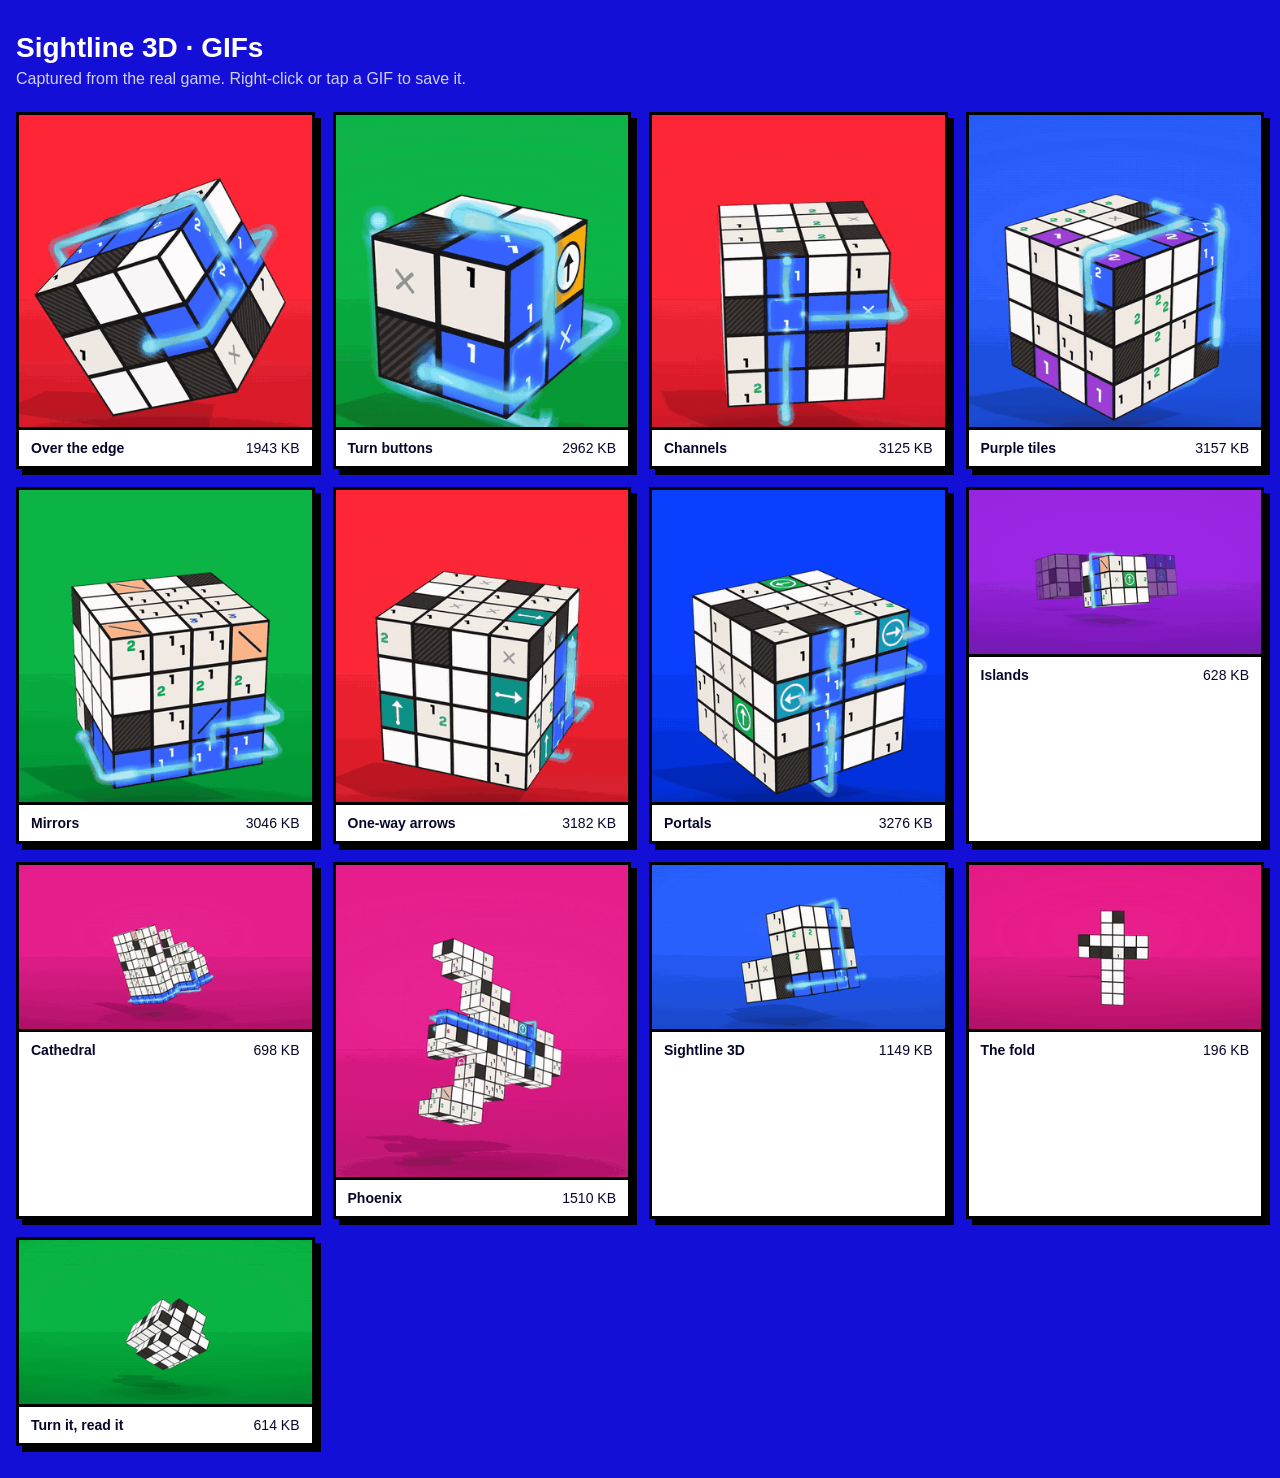
<file: pitch3d/gifs/index.html>
<!doctype html><html lang="en"><head><meta charset="utf-8"><meta name="viewport" content="width=device-width, initial-scale=1"><meta name="robots" content="noindex, nofollow">
<title>Sightline 3D GIFs</title><style>body{margin:0;background:#140FD7;color:#fff;font-family:Archivo,Arial,sans-serif;padding:32px 16px}h1{font-size:28px;margin:0 0 6px}p{margin:0 0 24px;opacity:.8}
.g{display:grid;grid-template-columns:repeat(auto-fill,minmax(240px,1fr));gap:18px}figure{margin:0;background:#fff;color:#06062B;border:3px solid #000;box-shadow:6px 6px 0 #000}img{width:100%;display:block;border-bottom:3px solid #000}figcaption{padding:10px 12px;font-size:14px;display:flex;justify-content:space-between}a{color:inherit}</style></head>
<body><h1>Sightline 3D · GIFs</h1><p>Captured from the real game. Right-click or tap a GIF to save it.</p><div class="g">
<figure><a href="sightline3d-edge.gif" download><img src="sightline3d-edge.gif" alt="Over the edge" loading="lazy"></a><figcaption><b>Over the edge</b><span>1943 KB</span></figcaption></figure>
<figure><a href="sightline3d-buttons.gif" download><img src="sightline3d-buttons.gif" alt="Turn buttons" loading="lazy"></a><figcaption><b>Turn buttons</b><span>2962 KB</span></figcaption></figure>
<figure><a href="sightline3d-channels.gif" download><img src="sightline3d-channels.gif" alt="Channels" loading="lazy"></a><figcaption><b>Channels</b><span>3125 KB</span></figcaption></figure>
<figure><a href="sightline3d-purple.gif" download><img src="sightline3d-purple.gif" alt="Purple tiles" loading="lazy"></a><figcaption><b>Purple tiles</b><span>3157 KB</span></figcaption></figure>
<figure><a href="sightline3d-mirrors.gif" download><img src="sightline3d-mirrors.gif" alt="Mirrors" loading="lazy"></a><figcaption><b>Mirrors</b><span>3046 KB</span></figcaption></figure>
<figure><a href="sightline3d-oneway.gif" download><img src="sightline3d-oneway.gif" alt="One-way arrows" loading="lazy"></a><figcaption><b>One-way arrows</b><span>3182 KB</span></figcaption></figure>
<figure><a href="sightline3d-portals.gif" download><img src="sightline3d-portals.gif" alt="Portals" loading="lazy"></a><figcaption><b>Portals</b><span>3276 KB</span></figcaption></figure>
<figure><a href="sightline3d-islands.gif" download><img src="sightline3d-islands.gif" alt="Islands" loading="lazy"></a><figcaption><b>Islands</b><span>628 KB</span></figcaption></figure>
<figure><a href="sightline3d-grand.gif" download><img src="sightline3d-grand.gif" alt="Cathedral" loading="lazy"></a><figcaption><b>Cathedral</b><span>698 KB</span></figcaption></figure>
<figure><a href="sightline3d-grandsq.gif" download><img src="sightline3d-grandsq.gif" alt="Phoenix" loading="lazy"></a><figcaption><b>Phoenix</b><span>1510 KB</span></figcaption></figure>
<figure><a href="sightline3d-hero.gif" download><img src="sightline3d-hero.gif" alt="Sightline 3D" loading="lazy"></a><figcaption><b>Sightline 3D</b><span>1149 KB</span></figcaption></figure>
<figure><a href="sightline3d-fold.gif" download><img src="sightline3d-fold.gif" alt="The fold" loading="lazy"></a><figcaption><b>The fold</b><span>196 KB</span></figcaption></figure>
<figure><a href="sightline3d-deck.gif" download><img src="sightline3d-deck.gif" alt="Turn it, read it" loading="lazy"></a><figcaption><b>Turn it, read it</b><span>614 KB</span></figcaption></figure>
</div></body></html>
</file>
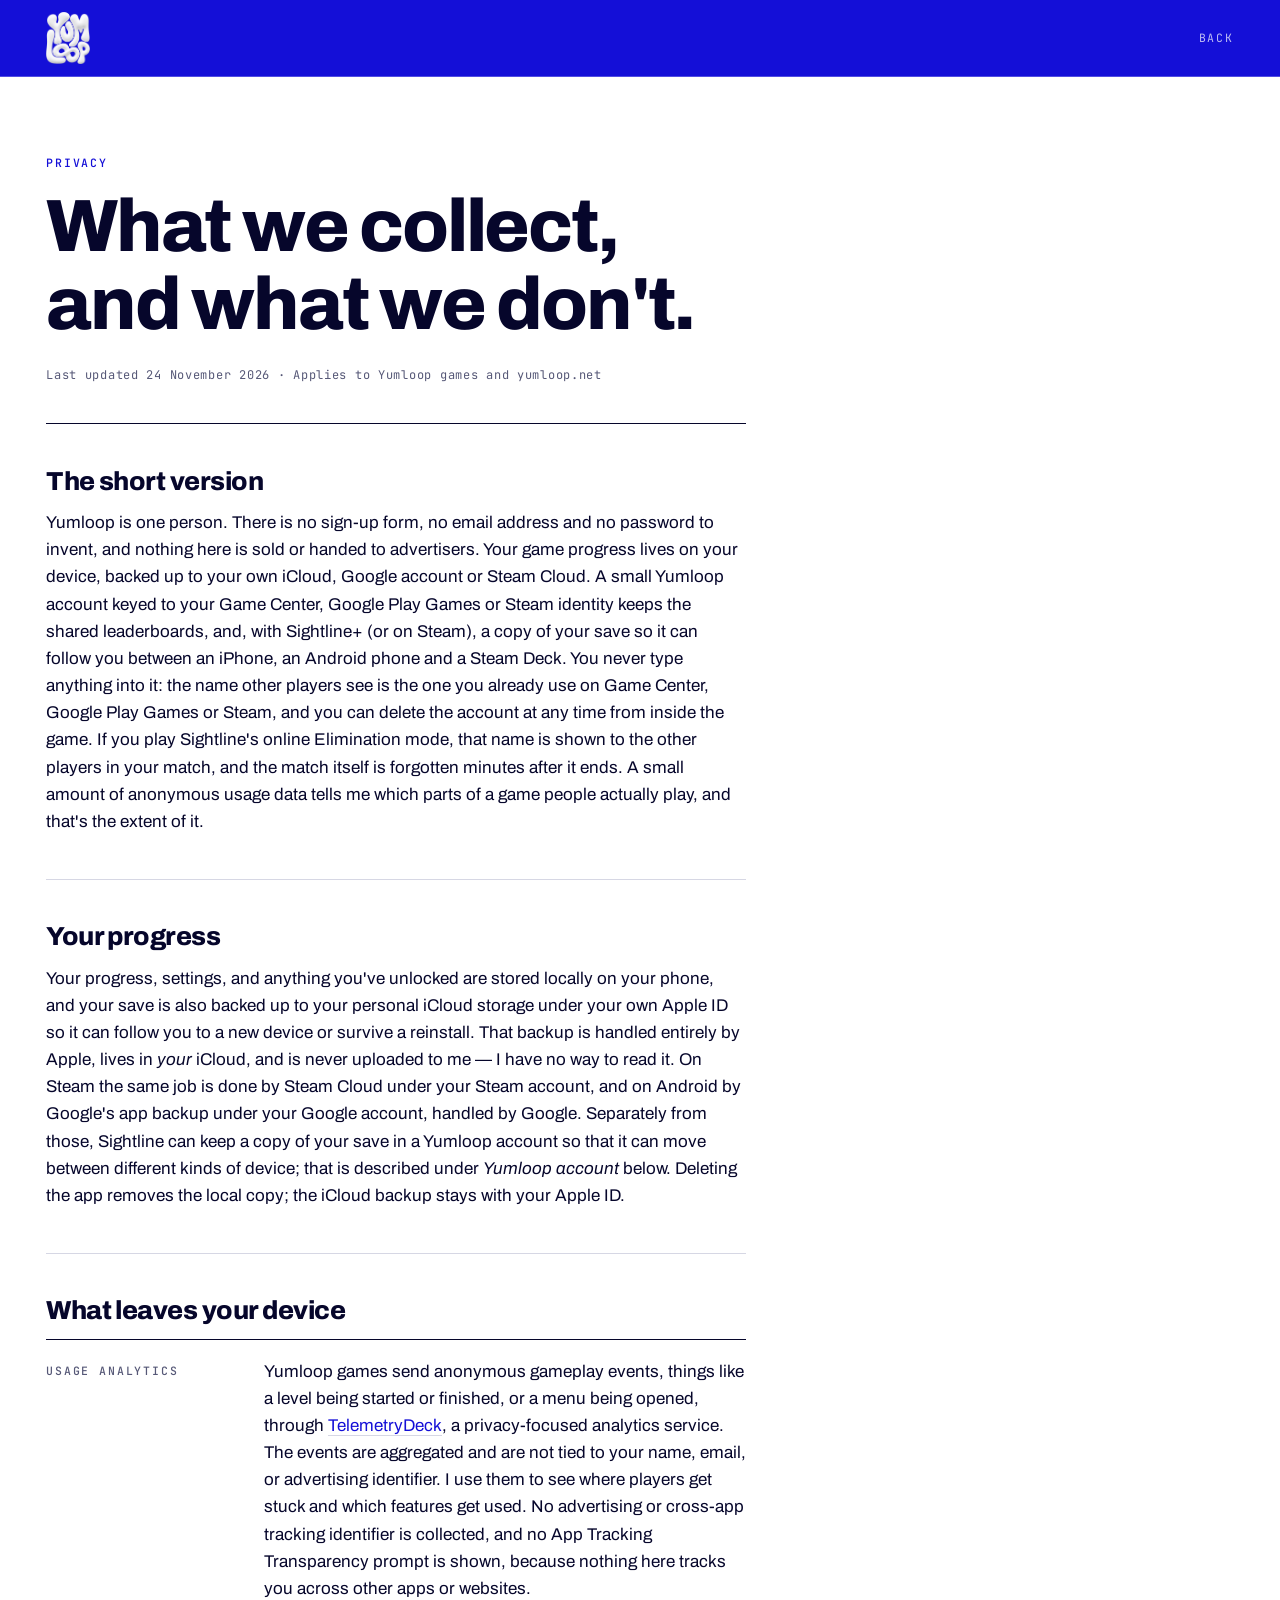
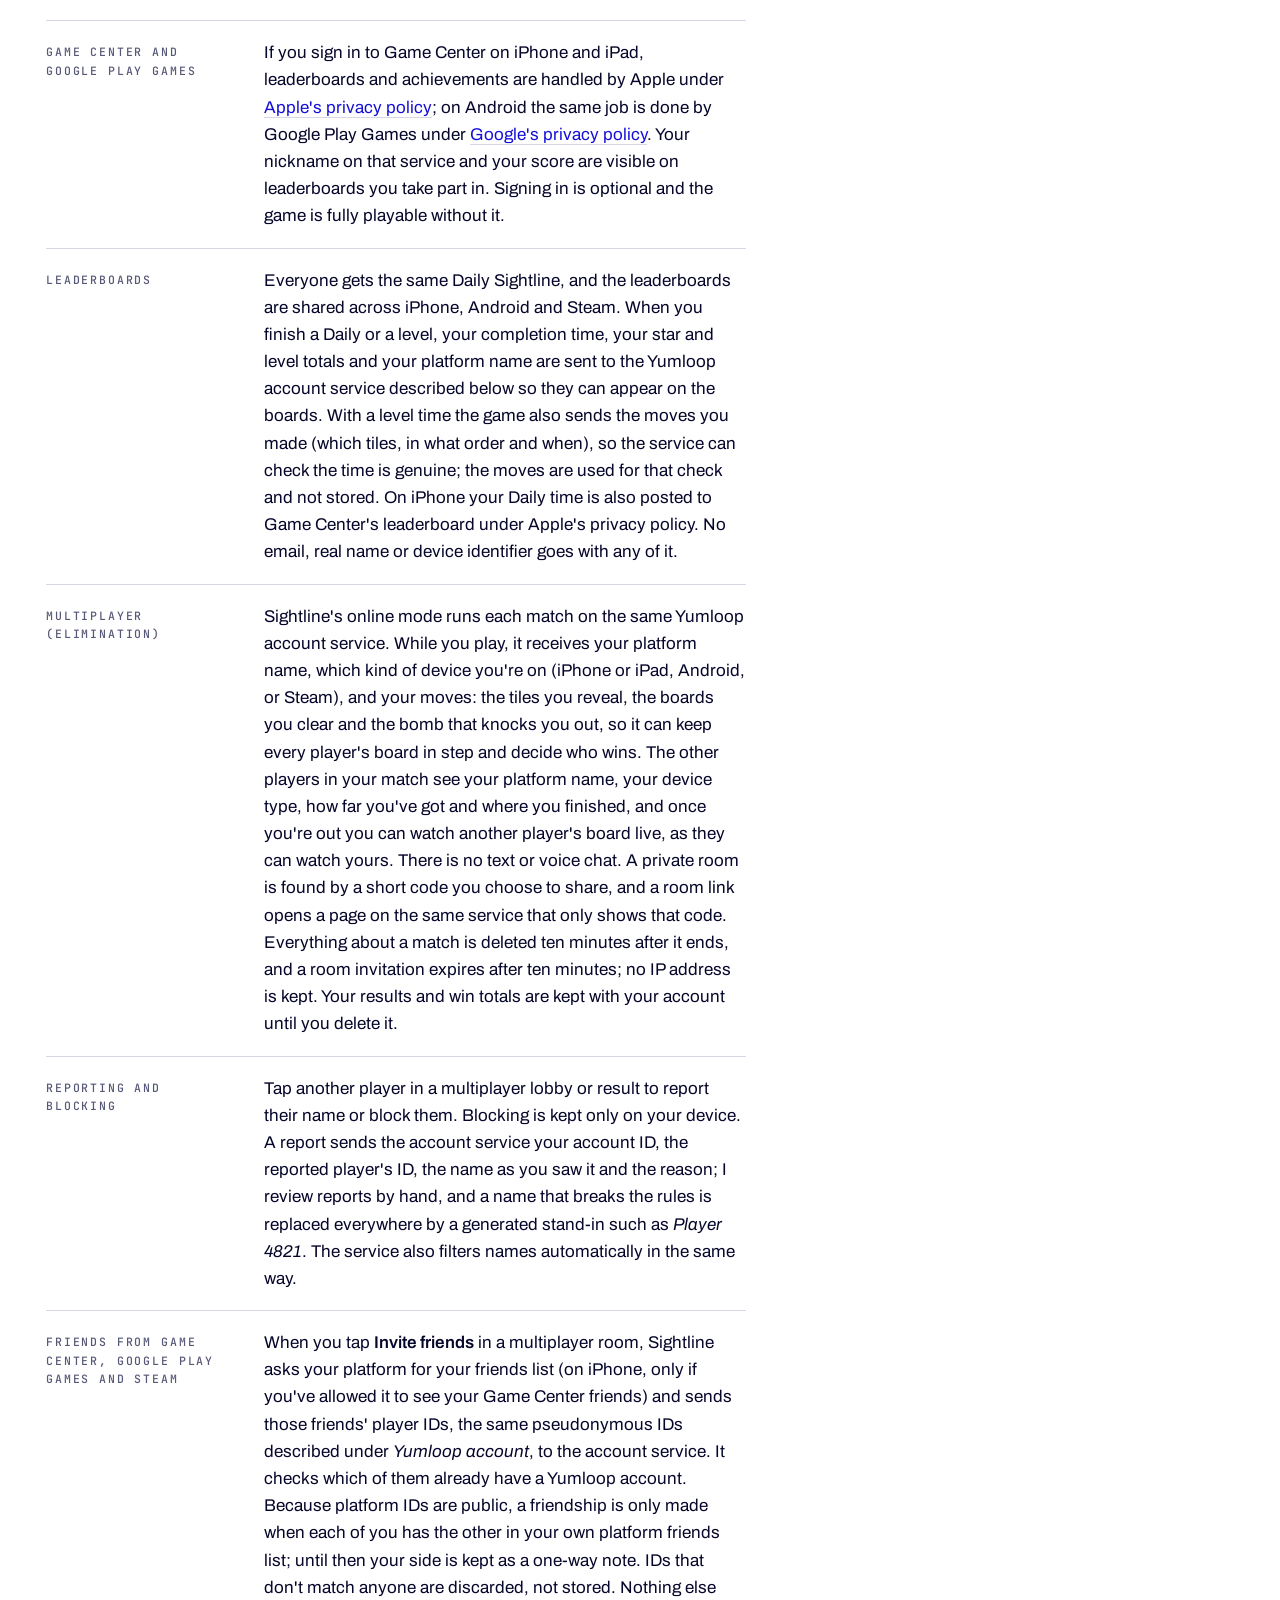
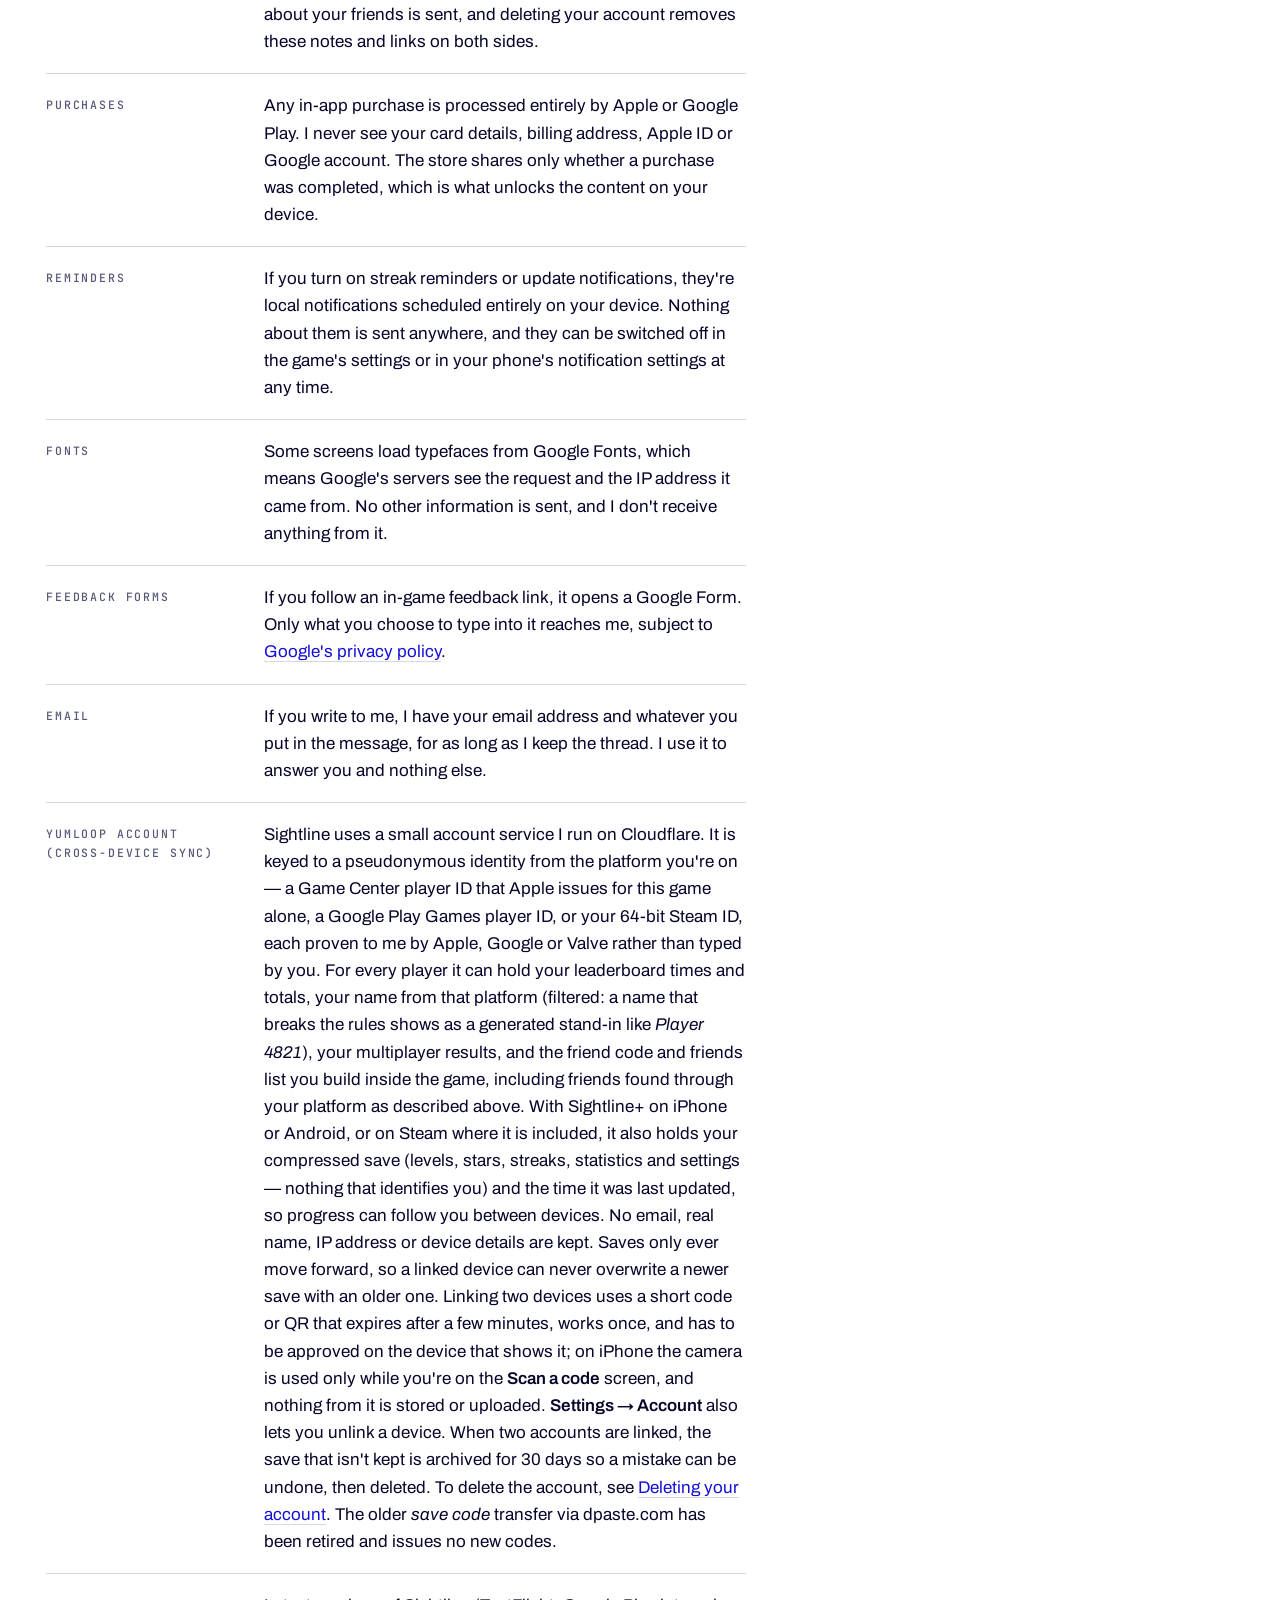
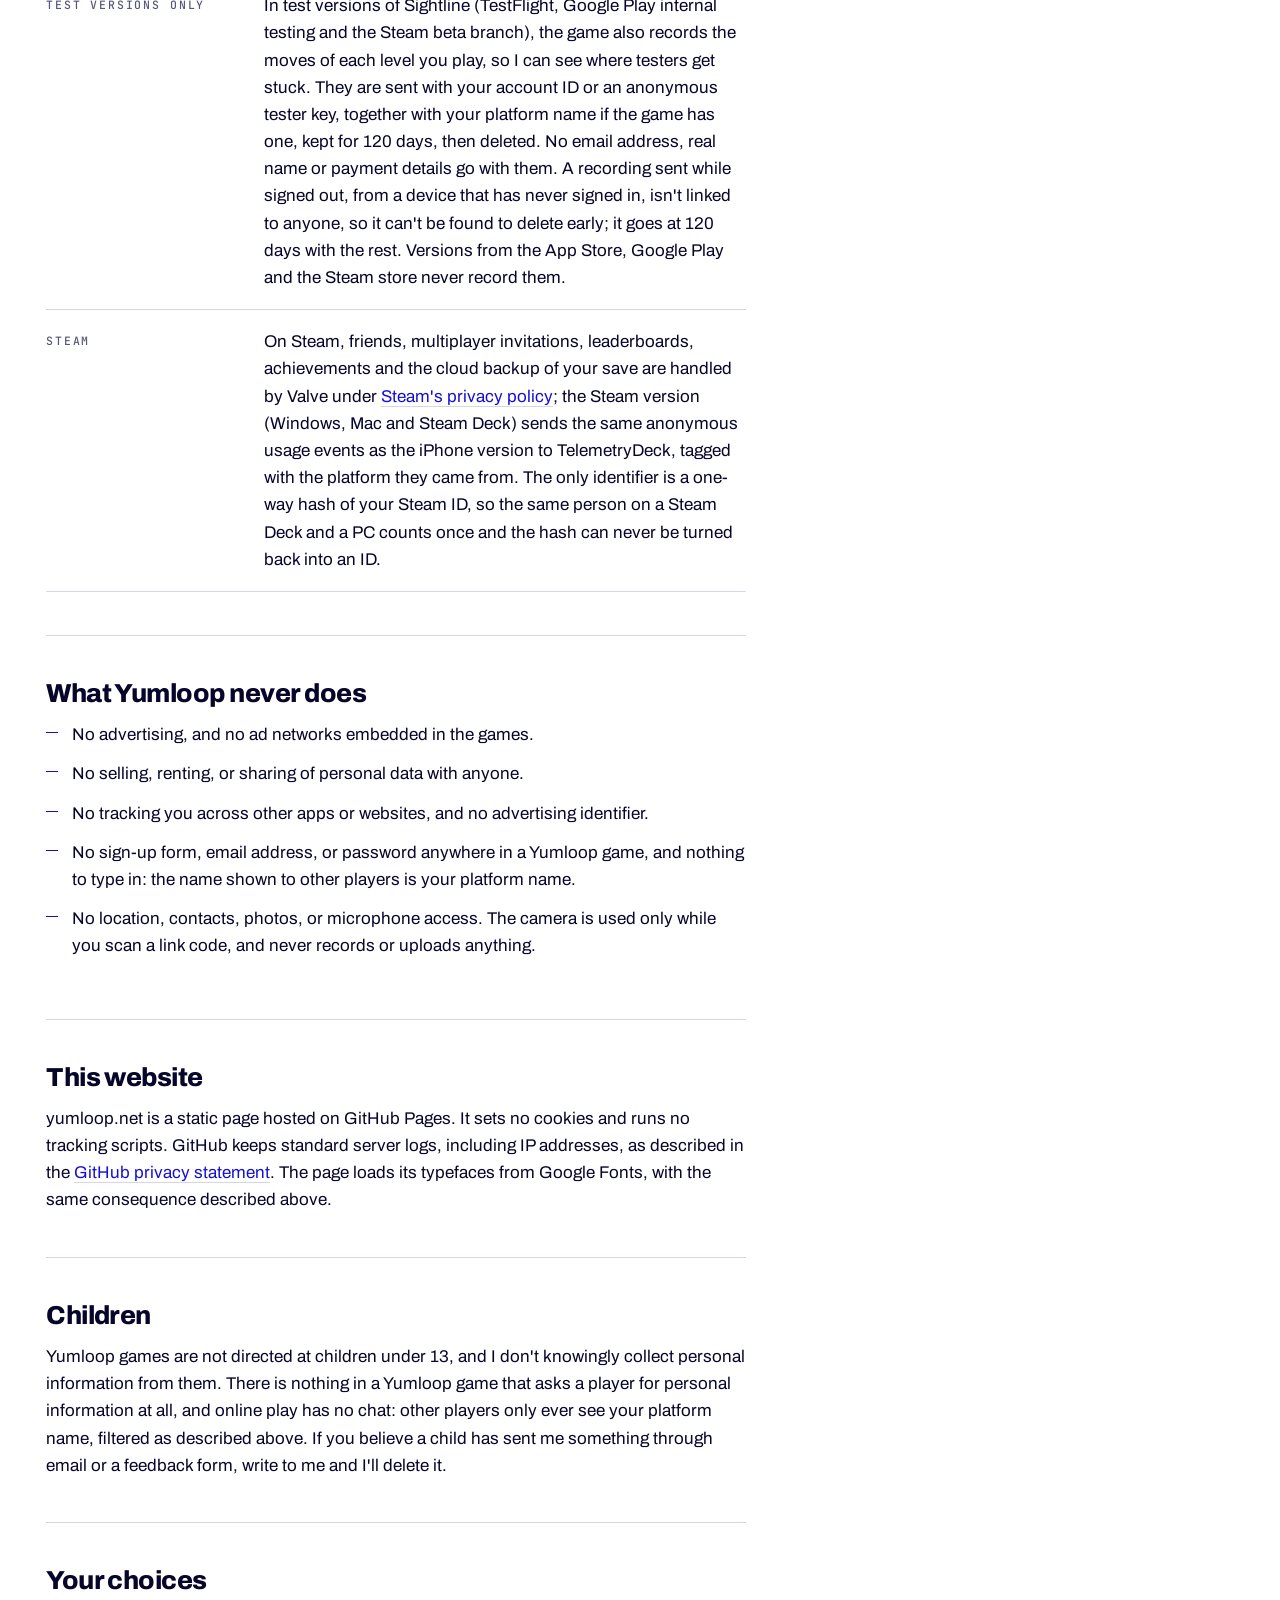
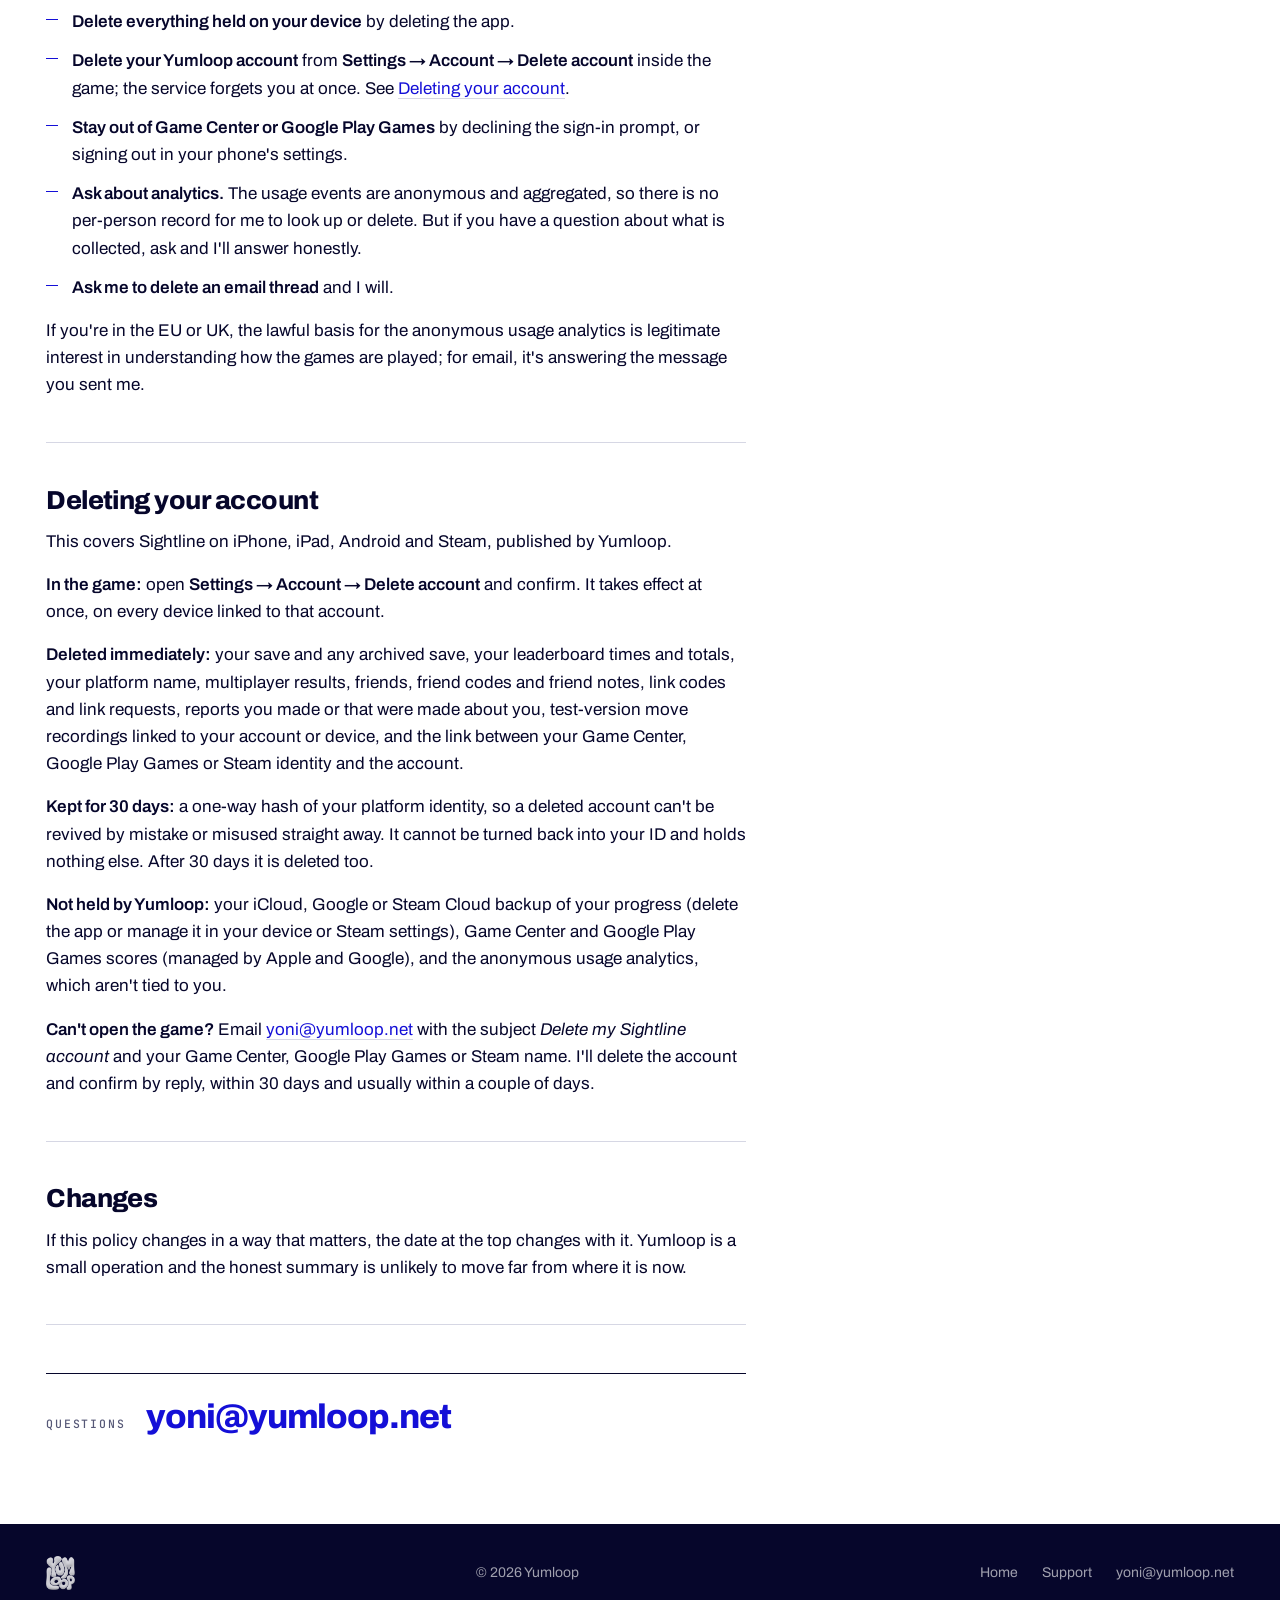
<file: privacy.html>
<!doctype html>
<html lang="en">
<head>
<meta charset="utf-8">
<meta name="viewport" content="width=device-width, initial-scale=1">
<title>Privacy · Yumloop</title>
<meta name="description" content="What Yumloop games collect, what they don't, and who else is involved.">
<meta name="theme-color" content="#140FD7">
<link rel="canonical" href="https://yumloop.net/privacy.html">
<meta name="robots" content="index, follow">
<link rel="icon" href="favicon-32.png" sizes="32x32" type="image/png">
<link rel="icon" href="favicon-192.png" sizes="192x192" type="image/png">
<link rel="apple-touch-icon" href="apple-touch-icon.png">
<link rel="preconnect" href="https://fonts.googleapis.com">
<link rel="preconnect" href="https://fonts.gstatic.com" crossorigin>
<link href="https://fonts.googleapis.com/css2?family=Archivo:wght@400;500;600;800&family=JetBrains+Mono:wght@500&display=swap" rel="stylesheet">
<link rel="stylesheet" href="page.css">
</head>
<body>
<a class="skip" href="#main">Skip to content</a>

<header class="top">
  <div class="wrap top-in">
    <a href="/" aria-label="Yumloop home"><img class="hdr-logo" src="yumloop-logo.png?v=3" alt="Yumloop" width="760" height="892"></a>
    <a class="back" href="/">Back</a>
  </div>
</header>

<div class="wrap">
  <div class="head col">
    <span class="lab">Privacy</span>
    <h1>What we collect, and what we don't.</h1>
    <p class="stamp">Last updated 24 November 2026 · Applies to Yumloop games and yumloop.net</p>
  </div>
</div>

<main id="main">
  <div class="wrap">
    <div class="col">

    <section>
      <h2>The short version</h2>
      <p>Yumloop is one person. There is no sign-up form, no email address and no password to invent, and nothing here is sold or handed to advertisers. Your game progress lives on your device, backed up to your own iCloud, Google account or Steam Cloud. A small Yumloop account keyed to your Game Center, Google Play Games or Steam identity keeps the shared leaderboards, and, with Sightline+ (or on Steam), a copy of your save so it can follow you between an iPhone, an Android phone and a Steam Deck. You never type anything into it: the name other players see is the one you already use on Game Center, Google Play Games or Steam, and you can delete the account at any time from inside the game. If you play Sightline's online Elimination mode, that name is shown to the other players in your match, and the match itself is forgotten minutes after it ends. A small amount of anonymous usage data tells me which parts of a game people actually play, and that's the extent of it.</p>
    </section>

    <section>
      <h2>Your progress</h2>
      <p>Your progress, settings, and anything you've unlocked are stored locally on your phone, and your save is also backed up to your personal iCloud storage under your own Apple ID so it can follow you to a new device or survive a reinstall. That backup is handled entirely by Apple, lives in <em>your</em> iCloud, and is never uploaded to me — I have no way to read it. On Steam the same job is done by Steam Cloud under your Steam account, and on Android by Google's app backup under your Google account, handled by Google. Separately from those, Sightline can keep a copy of your save in a Yumloop account so that it can move between different kinds of device; that is described under <em>Yumloop account</em> below. Deleting the app removes the local copy; the iCloud backup stays with your Apple ID.</p>
    </section>

    <section>
      <h2>What leaves your device</h2>
      <div class="rows">
        <div>
          <span class="lab">Usage analytics</span>
          <p>Yumloop games send anonymous gameplay events, things like a level being started or finished, or a menu being opened, through <a href="https://telemetrydeck.com/privacy/" rel="noopener">TelemetryDeck</a>, a privacy-focused analytics service. The events are aggregated and are not tied to your name, email, or advertising identifier. I use them to see where players get stuck and which features get used. No advertising or cross-app tracking identifier is collected, and no App Tracking Transparency prompt is shown, because nothing here tracks you across other apps or websites.</p>
        </div>
        <div>
          <span class="lab">Game Center and Google Play Games</span>
          <p>If you sign in to Game Center on iPhone and iPad, leaderboards and achievements are handled by Apple under <a href="https://www.apple.com/legal/privacy/" rel="noopener">Apple's privacy policy</a>; on Android the same job is done by Google Play Games under <a href="https://policies.google.com/privacy" rel="noopener">Google's privacy policy</a>. Your nickname on that service and your score are visible on leaderboards you take part in. Signing in is optional and the game is fully playable without it.</p>
        </div>
        <div>
          <span class="lab">Leaderboards</span>
          <p>Everyone gets the same Daily Sightline, and the leaderboards are shared across iPhone, Android and Steam. When you finish a Daily or a level, your completion time, your star and level totals and your platform name are sent to the Yumloop account service described below so they can appear on the boards. With a level time the game also sends the moves you made (which tiles, in what order and when), so the service can check the time is genuine; the moves are used for that check and not stored. On iPhone your Daily time is also posted to Game Center's leaderboard under Apple's privacy policy. No email, real name or device identifier goes with any of it.</p>
        </div>
        <div>
          <span class="lab">Multiplayer (Elimination)</span>
          <p>Sightline's online mode runs each match on the same Yumloop account service. While you play, it receives your platform name, which kind of device you're on (iPhone or iPad, Android, or Steam), and your moves: the tiles you reveal, the boards you clear and the bomb that knocks you out, so it can keep every player's board in step and decide who wins. The other players in your match see your platform name, your device type, how far you've got and where you finished, and once you're out you can watch another player's board live, as they can watch yours. There is no text or voice chat. A private room is found by a short code you choose to share, and a room link opens a page on the same service that only shows that code. Everything about a match is deleted ten minutes after it ends, and a room invitation expires after ten minutes; no IP address is kept. Your results and win totals are kept with your account until you delete it.</p>
        </div>
        <div>
          <span class="lab">Reporting and blocking</span>
          <p>Tap another player in a multiplayer lobby or result to report their name or block them. Blocking is kept only on your device. A report sends the account service your account ID, the reported player's ID, the name as you saw it and the reason; I review reports by hand, and a name that breaks the rules is replaced everywhere by a generated stand-in such as <em>Player 4821</em>. The service also filters names automatically in the same way.</p>
        </div>
        <div>
          <span class="lab">Friends from Game Center, Google Play Games and Steam</span>
          <p>When you tap <strong>Invite friends</strong> in a multiplayer room, Sightline asks your platform for your friends list (on iPhone, only if you've allowed it to see your Game Center friends) and sends those friends' player IDs, the same pseudonymous IDs described under <em>Yumloop account</em>, to the account service. It checks which of them already have a Yumloop account. Because platform IDs are public, a friendship is only made when each of you has the other in your own platform friends list; until then your side is kept as a one-way note. IDs that don't match anyone are discarded, not stored. Nothing else about your friends is sent, and deleting your account removes these notes and links on both sides.</p>
        </div>
        <div>
          <span class="lab">Purchases</span>
          <p>Any in-app purchase is processed entirely by Apple or Google Play. I never see your card details, billing address, Apple ID or Google account. The store shares only whether a purchase was completed, which is what unlocks the content on your device.</p>
        </div>
        <div>
          <span class="lab">Reminders</span>
          <p>If you turn on streak reminders or update notifications, they're local notifications scheduled entirely on your device. Nothing about them is sent anywhere, and they can be switched off in the game's settings or in your phone's notification settings at any time.</p>
        </div>
        <div>
          <span class="lab">Fonts</span>
          <p>Some screens load typefaces from Google Fonts, which means Google's servers see the request and the IP address it came from. No other information is sent, and I don't receive anything from it.</p>
        </div>
        <div>
          <span class="lab">Feedback forms</span>
          <p>If you follow an in-game feedback link, it opens a Google Form. Only what you choose to type into it reaches me, subject to <a href="https://policies.google.com/privacy" rel="noopener">Google's privacy policy</a>.</p>
        </div>
        <div>
          <span class="lab">Email</span>
          <p>If you write to me, I have your email address and whatever you put in the message, for as long as I keep the thread. I use it to answer you and nothing else.</p>
        </div>
        <div>
          <span class="lab">Yumloop account (cross-device sync)</span>
          <p>Sightline uses a small account service I run on Cloudflare. It is keyed to a pseudonymous identity from the platform you're on — a Game Center player ID that Apple issues for this game alone, a Google Play Games player ID, or your 64-bit Steam ID, each proven to me by Apple, Google or Valve rather than typed by you. For every player it can hold your leaderboard times and totals, your name from that platform (filtered: a name that breaks the rules shows as a generated stand-in like <em>Player 4821</em>), your multiplayer results, and the friend code and friends list you build inside the game, including friends found through your platform as described above. With Sightline+ on iPhone or Android, or on Steam where it is included, it also holds your compressed save (levels, stars, streaks, statistics and settings — nothing that identifies you) and the time it was last updated, so progress can follow you between devices. No email, real name, IP address or device details are kept. Saves only ever move forward, so a linked device can never overwrite a newer save with an older one. Linking two devices uses a short code or QR that expires after a few minutes, works once, and has to be approved on the device that shows it; on iPhone the camera is used only while you're on the <strong>Scan a code</strong> screen, and nothing from it is stored or uploaded. <strong>Settings → Account</strong> also lets you unlink a device. When two accounts are linked, the save that isn't kept is archived for 30 days so a mistake can be undone, then deleted. To delete the account, see <a href="#delete-account">Deleting your account</a>. The older <em>save code</em> transfer via dpaste.com has been retired and issues no new codes.</p>
        </div>
        <div>
          <span class="lab">Test versions only</span>
          <p>In test versions of Sightline (TestFlight, Google Play internal testing and the Steam beta branch), the game also records the moves of each level you play, so I can see where testers get stuck. They are sent with your account ID or an anonymous tester key, together with your platform name if the game has one, kept for 120 days, then deleted. No email address, real name or payment details go with them. A recording sent while signed out, from a device that has never signed in, isn't linked to anyone, so it can't be found to delete early; it goes at 120 days with the rest. Versions from the App Store, Google Play and the Steam store never record them.</p>
        </div>
        <div>
          <span class="lab">Steam</span>
          <p>On Steam, friends, multiplayer invitations, leaderboards, achievements and the cloud backup of your save are handled by Valve under <a href="https://store.steampowered.com/privacy_agreement/" rel="noopener">Steam's privacy policy</a>; the Steam version (Windows, Mac and Steam Deck) sends the same anonymous usage events as the iPhone version to TelemetryDeck, tagged with the platform they came from. The only identifier is a one-way hash of your Steam ID, so the same person on a Steam Deck and a PC counts once and the hash can never be turned back into an ID.</p>
        </div>
      </div>
    </section>

    <section>
      <h2>What Yumloop never does</h2>
      <ul>
        <li>No advertising, and no ad networks embedded in the games.</li>
        <li>No selling, renting, or sharing of personal data with anyone.</li>
        <li>No tracking you across other apps or websites, and no advertising identifier.</li>
        <li>No sign-up form, email address, or password anywhere in a Yumloop game, and nothing to type in: the name shown to other players is your platform name.</li>
        <li>No location, contacts, photos, or microphone access. The camera is used only while you scan a link code, and never records or uploads anything.</li>
      </ul>
    </section>

    <section>
      <h2>This website</h2>
      <p>yumloop.net is a static page hosted on GitHub Pages. It sets no cookies and runs no tracking scripts. GitHub keeps standard server logs, including IP addresses, as described in the <a href="https://docs.github.com/en/site-policy/privacy-policies/github-general-privacy-statement" rel="noopener">GitHub privacy statement</a>. The page loads its typefaces from Google Fonts, with the same consequence described above.</p>
    </section>

    <section>
      <h2>Children</h2>
      <p>Yumloop games are not directed at children under 13, and I don't knowingly collect personal information from them. There is nothing in a Yumloop game that asks a player for personal information at all, and online play has no chat: other players only ever see your platform name, filtered as described above. If you believe a child has sent me something through email or a feedback form, write to me and I'll delete it.</p>
    </section>

    <section>
      <h2>Your choices</h2>
      <ul>
        <li><strong>Delete everything held on your device</strong> by deleting the app.</li>
        <li><strong>Delete your Yumloop account</strong> from <strong>Settings → Account → Delete account</strong> inside the game; the service forgets you at once. See <a href="#delete-account">Deleting your account</a>.</li>
        <li><strong>Stay out of Game Center or Google Play Games</strong> by declining the sign-in prompt, or signing out in your phone's settings.</li>
        <li><strong>Ask about analytics.</strong> The usage events are anonymous and aggregated, so there is no per-person record for me to look up or delete. But if you have a question about what is collected, ask and I'll answer honestly.</li>
        <li><strong>Ask me to delete an email thread</strong> and I will.</li>
      </ul>
      <p>If you're in the EU or UK, the lawful basis for the anonymous usage analytics is legitimate interest in understanding how the games are played; for email, it's answering the message you sent me.</p>
    </section>

    <section id="delete-account">
      <h2>Deleting your account</h2>
      <p>This covers Sightline on iPhone, iPad, Android and Steam, published by Yumloop.</p>
      <p><strong>In the game:</strong> open <strong>Settings → Account → Delete account</strong> and confirm. It takes effect at once, on every device linked to that account.</p>
      <p><strong>Deleted immediately:</strong> your save and any archived save, your leaderboard times and totals, your platform name, multiplayer results, friends, friend codes and friend notes, link codes and link requests, reports you made or that were made about you, test-version move recordings linked to your account or device, and the link between your Game Center, Google Play Games or Steam identity and the account.</p>
      <p><strong>Kept for 30 days:</strong> a one-way hash of your platform identity, so a deleted account can't be revived by mistake or misused straight away. It cannot be turned back into your ID and holds nothing else. After 30 days it is deleted too.</p>
      <p><strong>Not held by Yumloop:</strong> your iCloud, Google or Steam Cloud backup of your progress (delete the app or manage it in your device or Steam settings), Game Center and Google Play Games scores (managed by Apple and Google), and the anonymous usage analytics, which aren't tied to you.</p>
      <p><strong>Can't open the game?</strong> Email <a href="mailto:yoni@yumloop.net?subject=Delete%20my%20Sightline%20account">yoni@yumloop.net</a> with the subject <em>Delete my Sightline account</em> and your Game Center, Google Play Games or Steam name. I'll delete the account and confirm by reply, within 30 days and usually within a couple of days.</p>
    </section>

    <section>
      <h2>Changes</h2>
      <p>If this policy changes in a way that matters, the date at the top changes with it. Yumloop is a small operation and the honest summary is unlikely to move far from where it is now.</p>
    </section>

    <div class="mail">
      <span class="lab">Questions</span>
      <a href="mailto:yoni@yumloop.net?subject=Privacy%20question">yoni@yumloop.net</a>
    </div>

    </div>
  </div>
</main>

<footer>
  <div class="wrap foot">
    <img src="yumloop-logo.png?v=3" alt="Yumloop" width="760" height="892">
    <span>&copy; <span id="yr">2026</span> Yumloop</span>
    <nav>
      <a href="/">Home</a>
      <a href="/support.html">Support</a>
      <a href="mailto:yoni@yumloop.net">yoni@yumloop.net</a>
    </nav>
  </div>
</footer>
<script>document.getElementById('yr').textContent=new Date().getFullYear();</script>
</body>
</html>
</file>
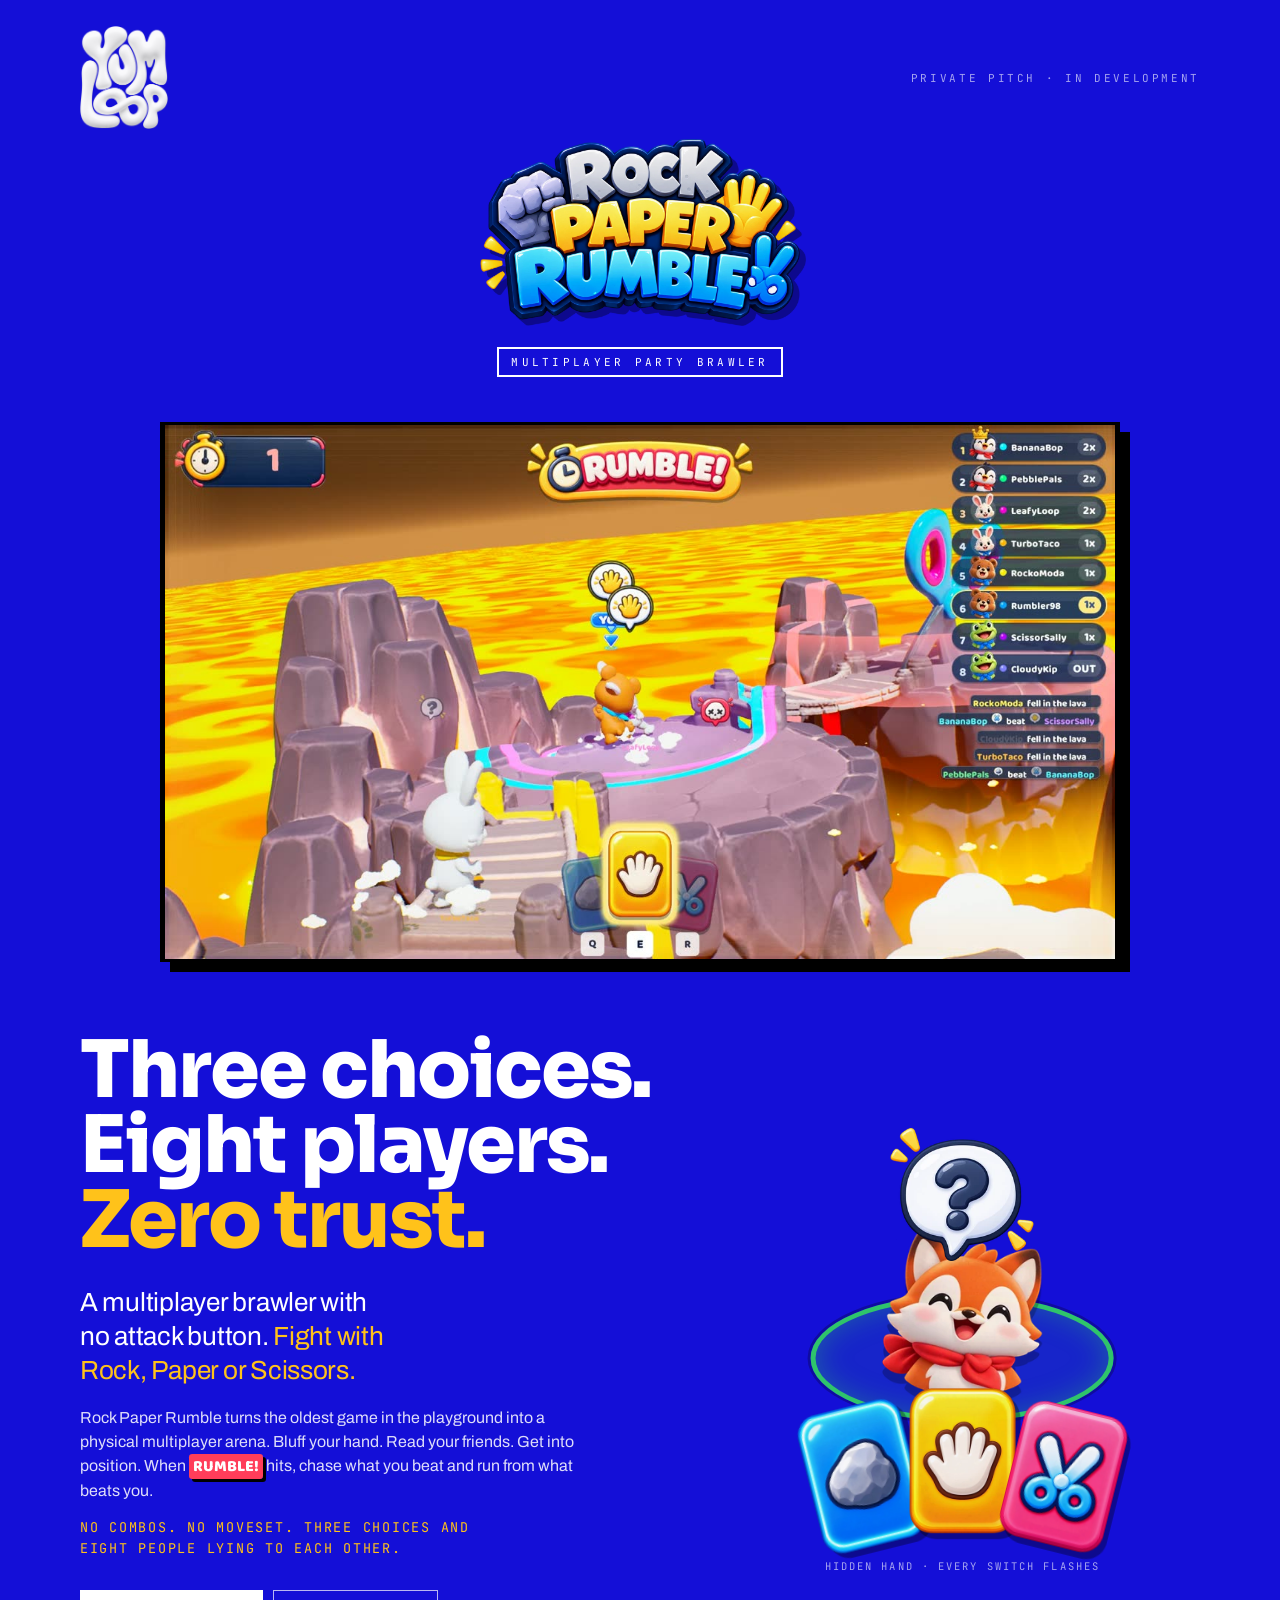
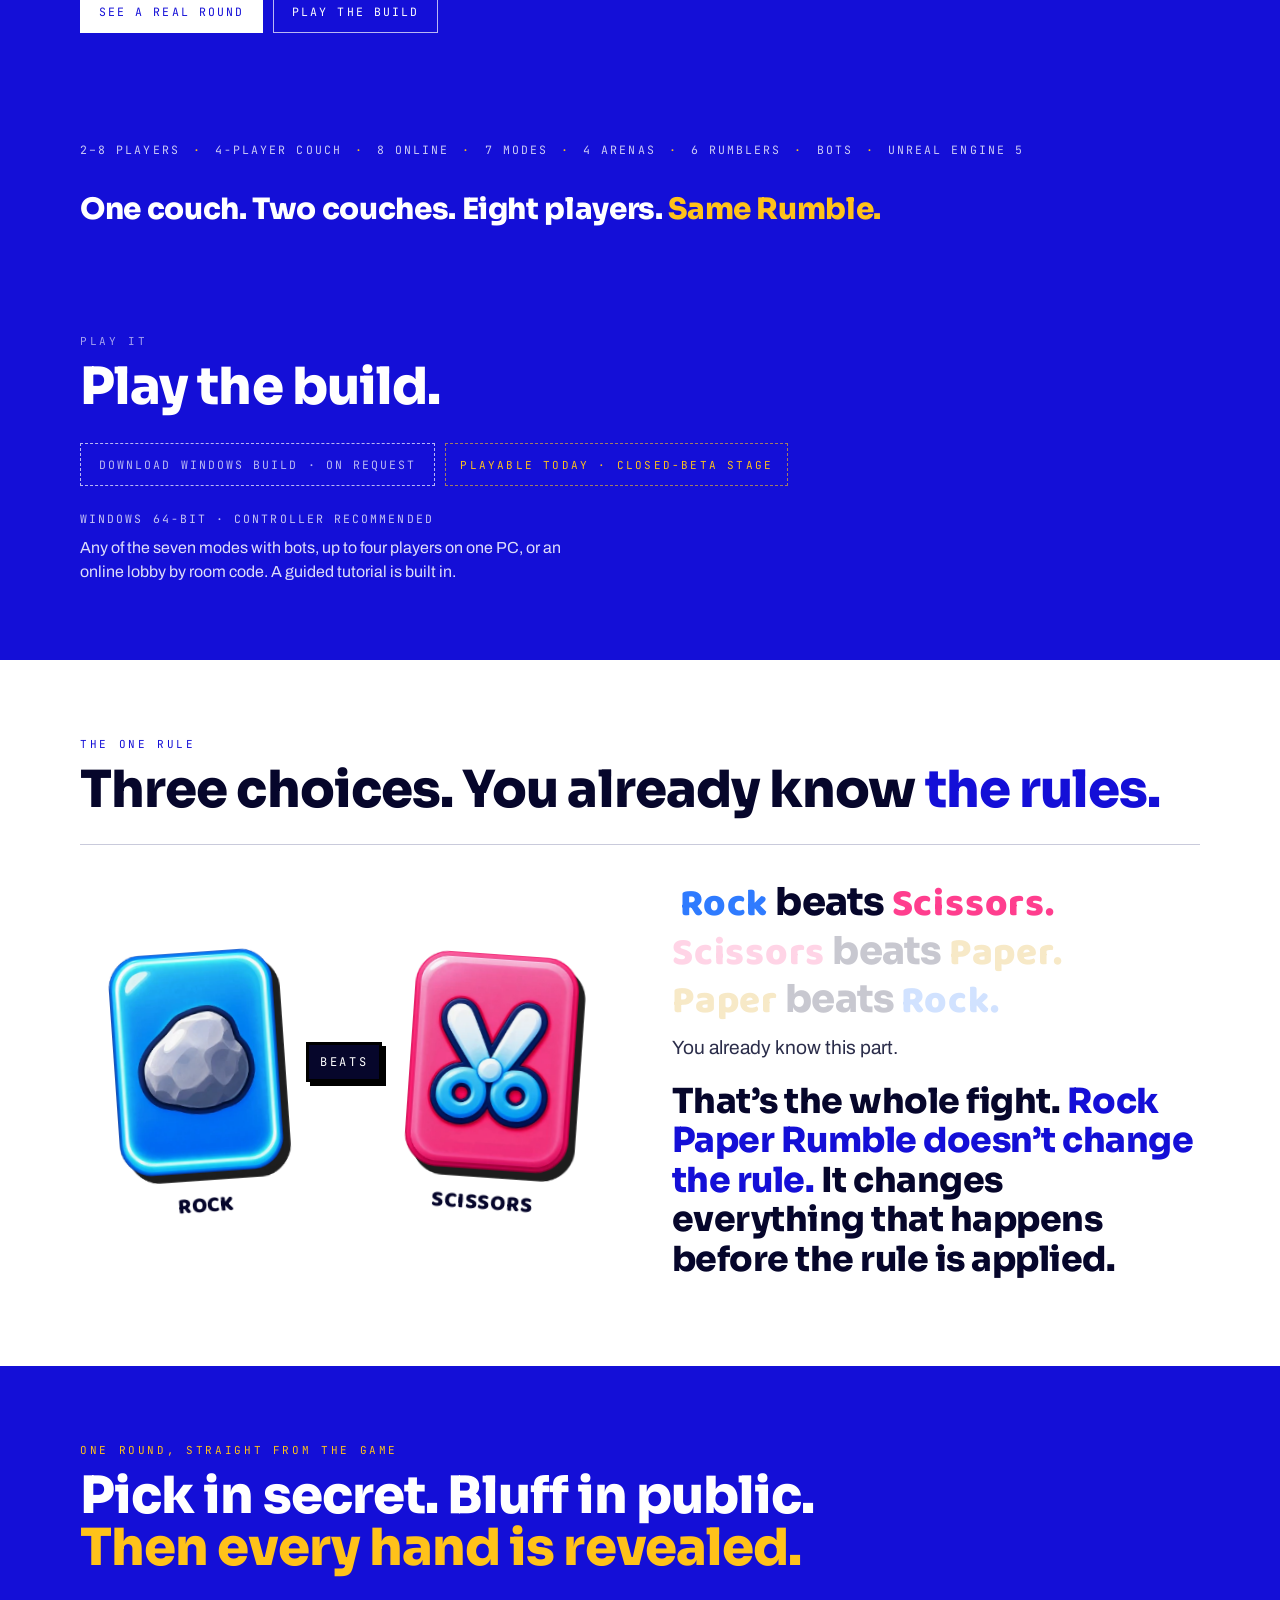
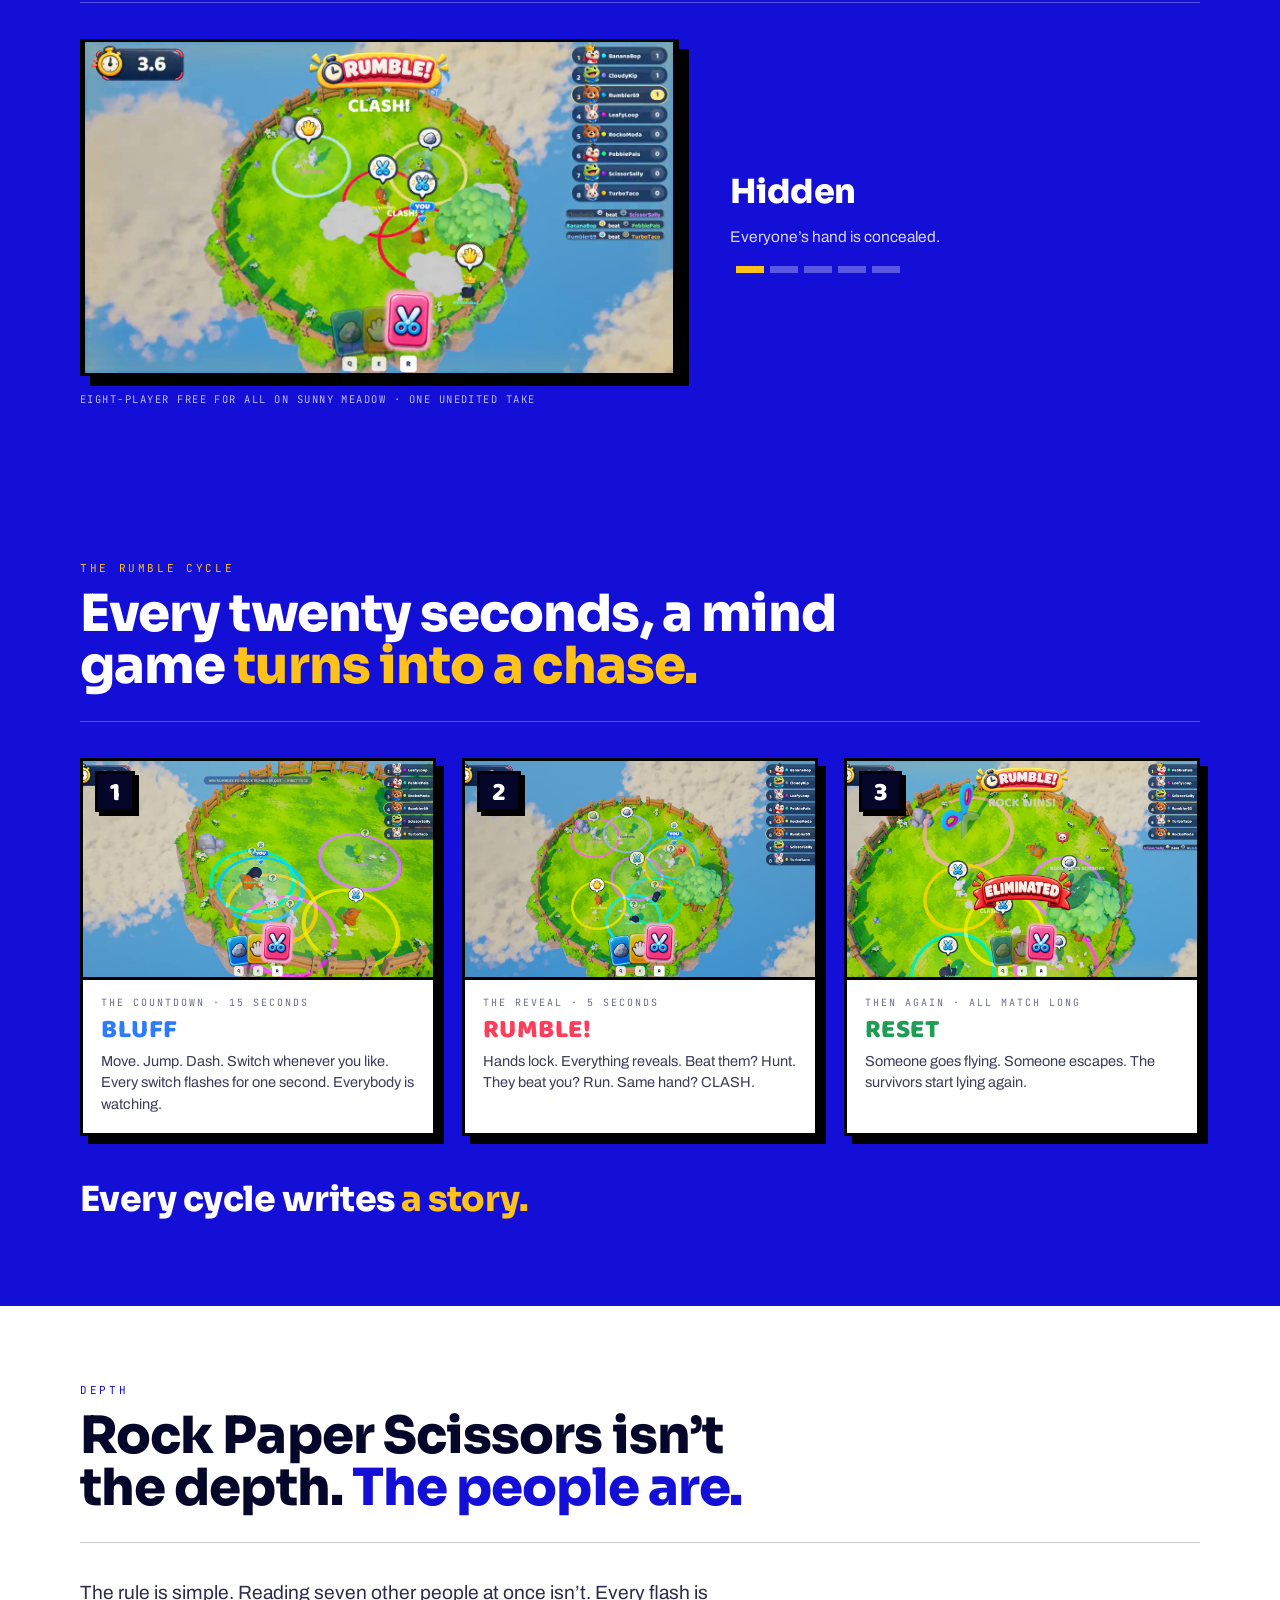
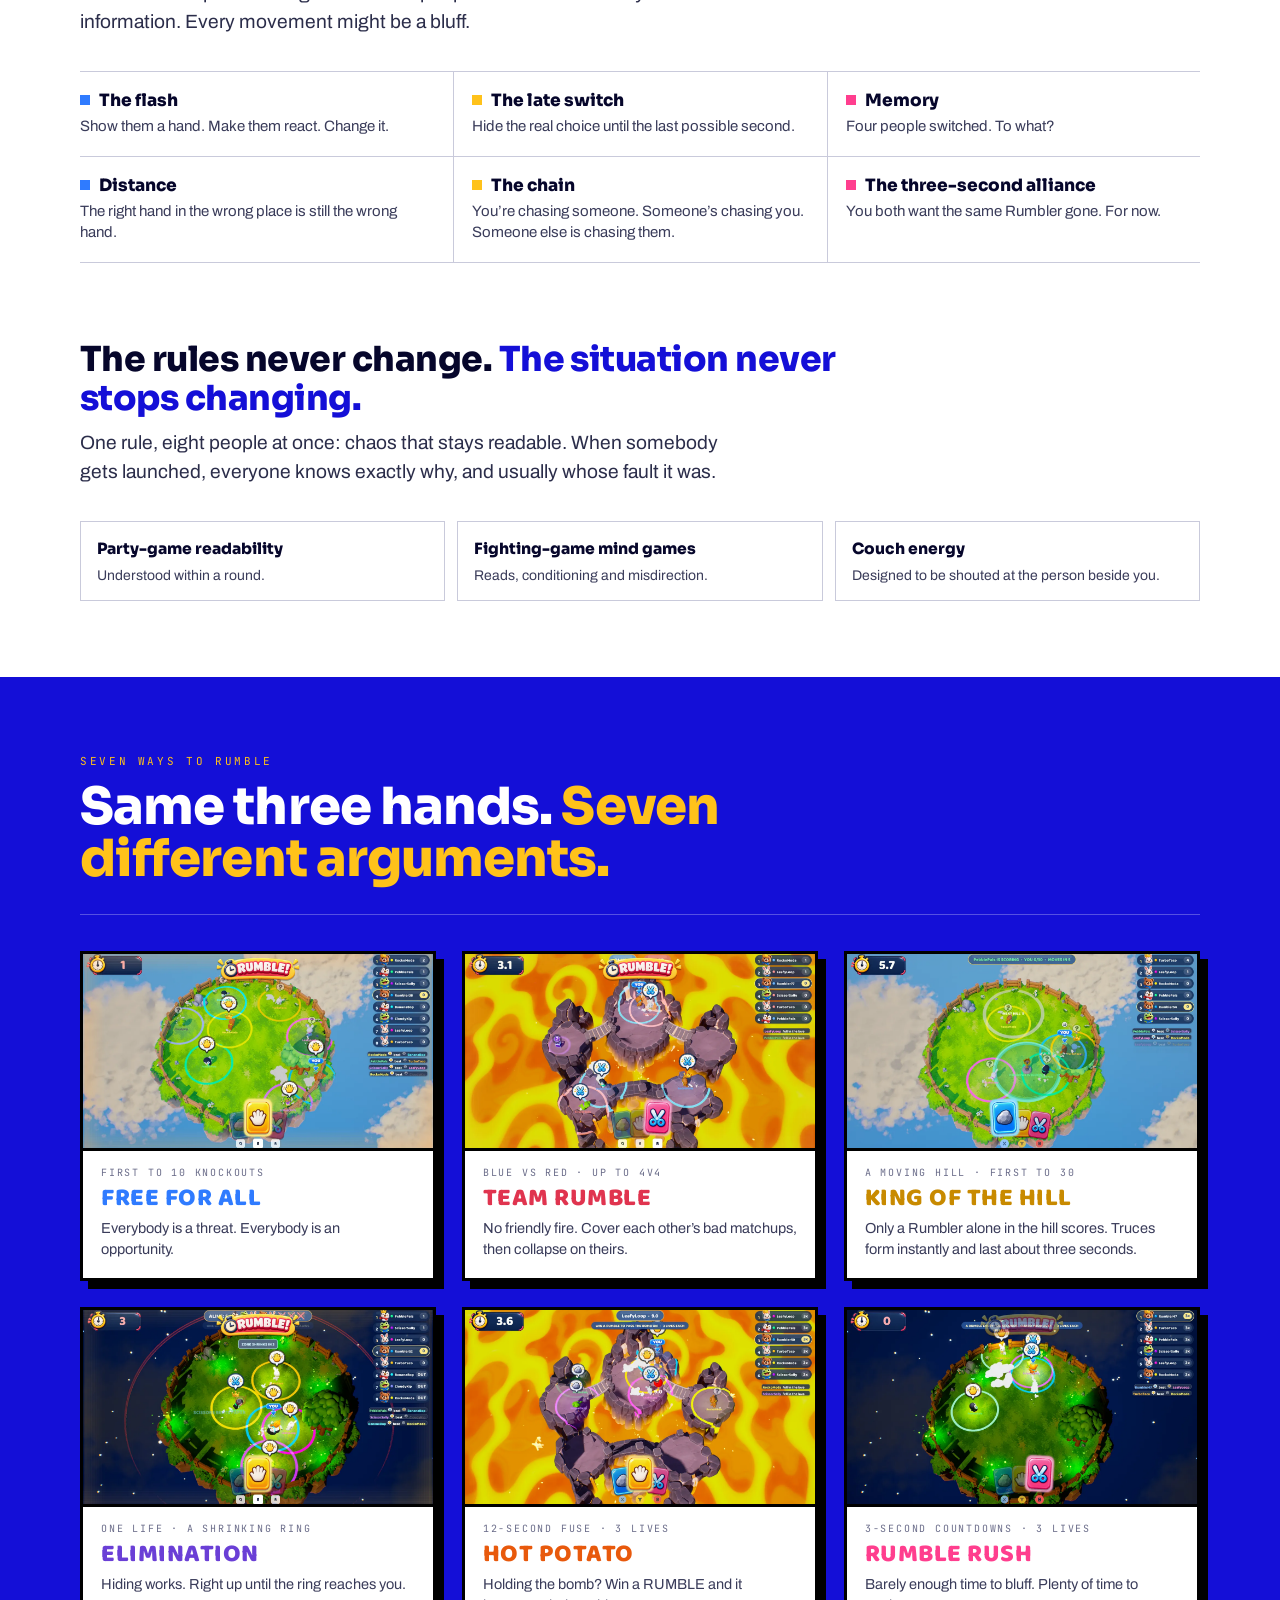
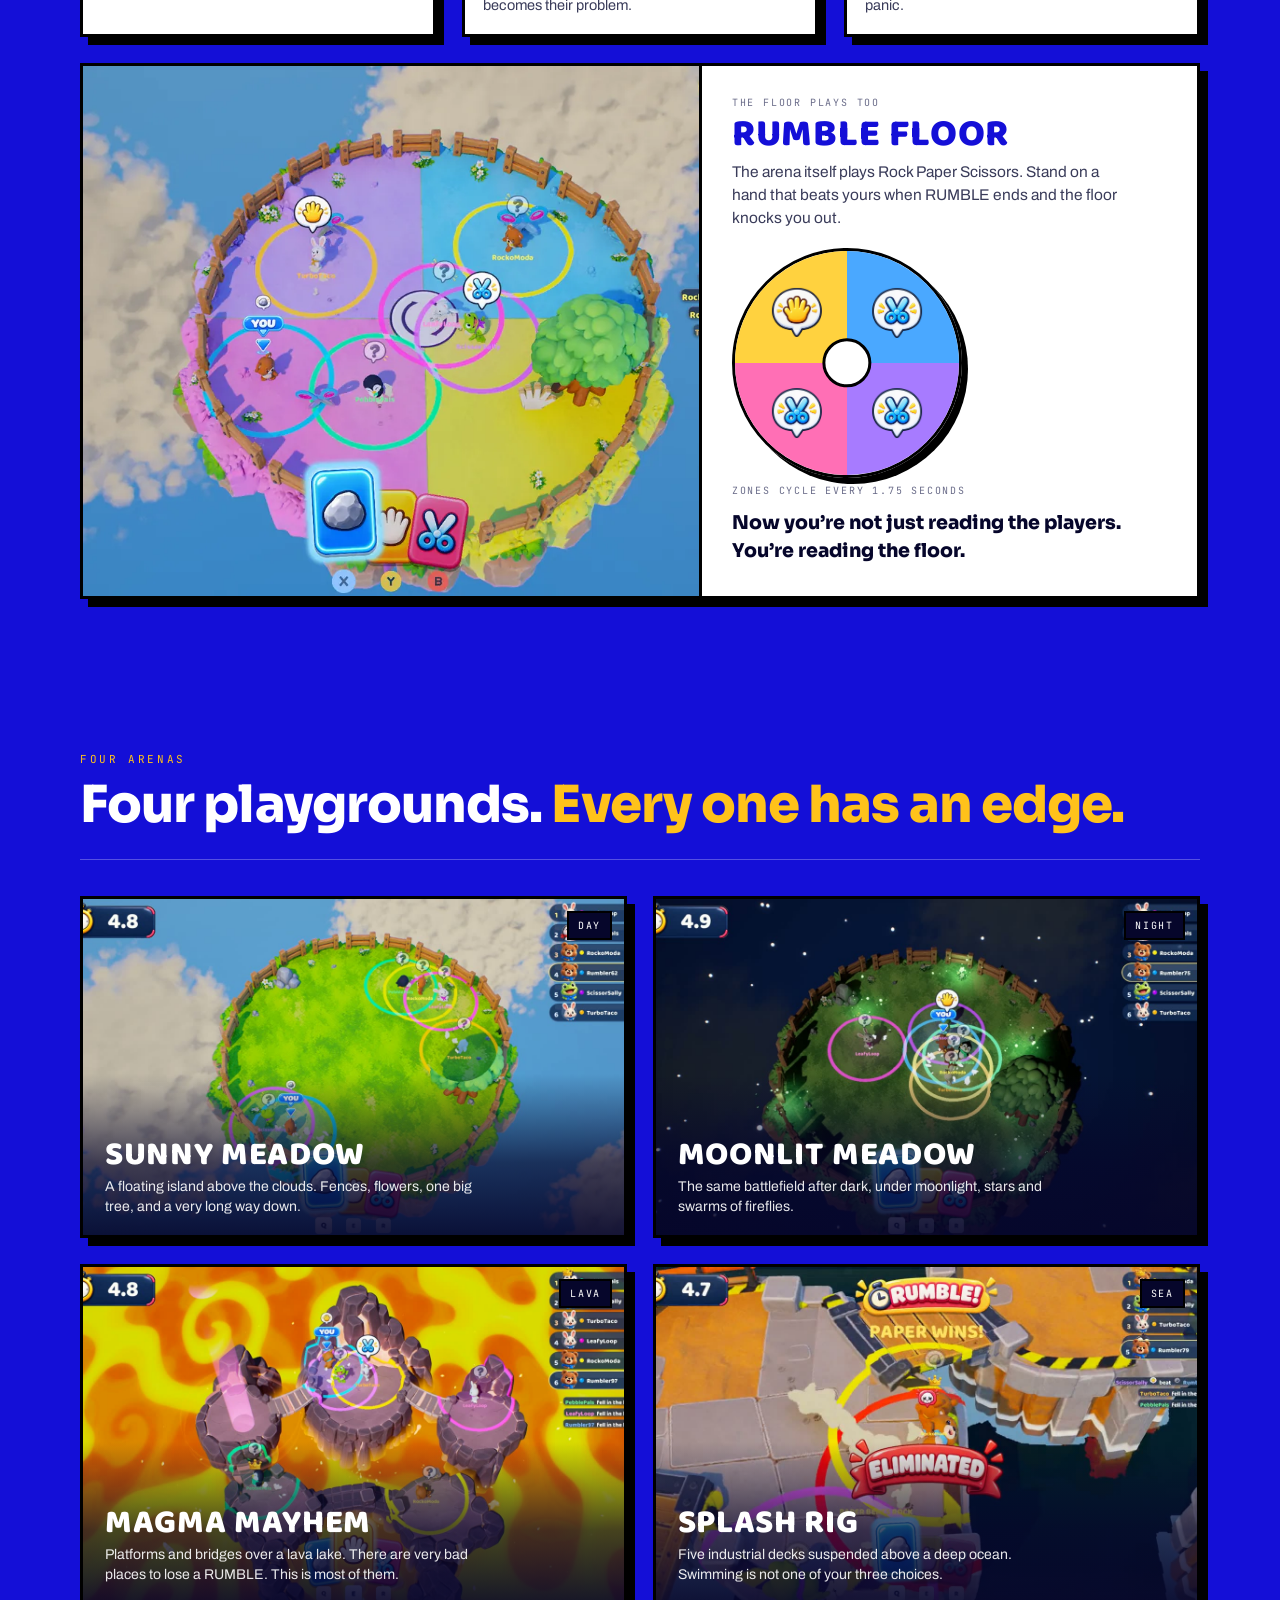
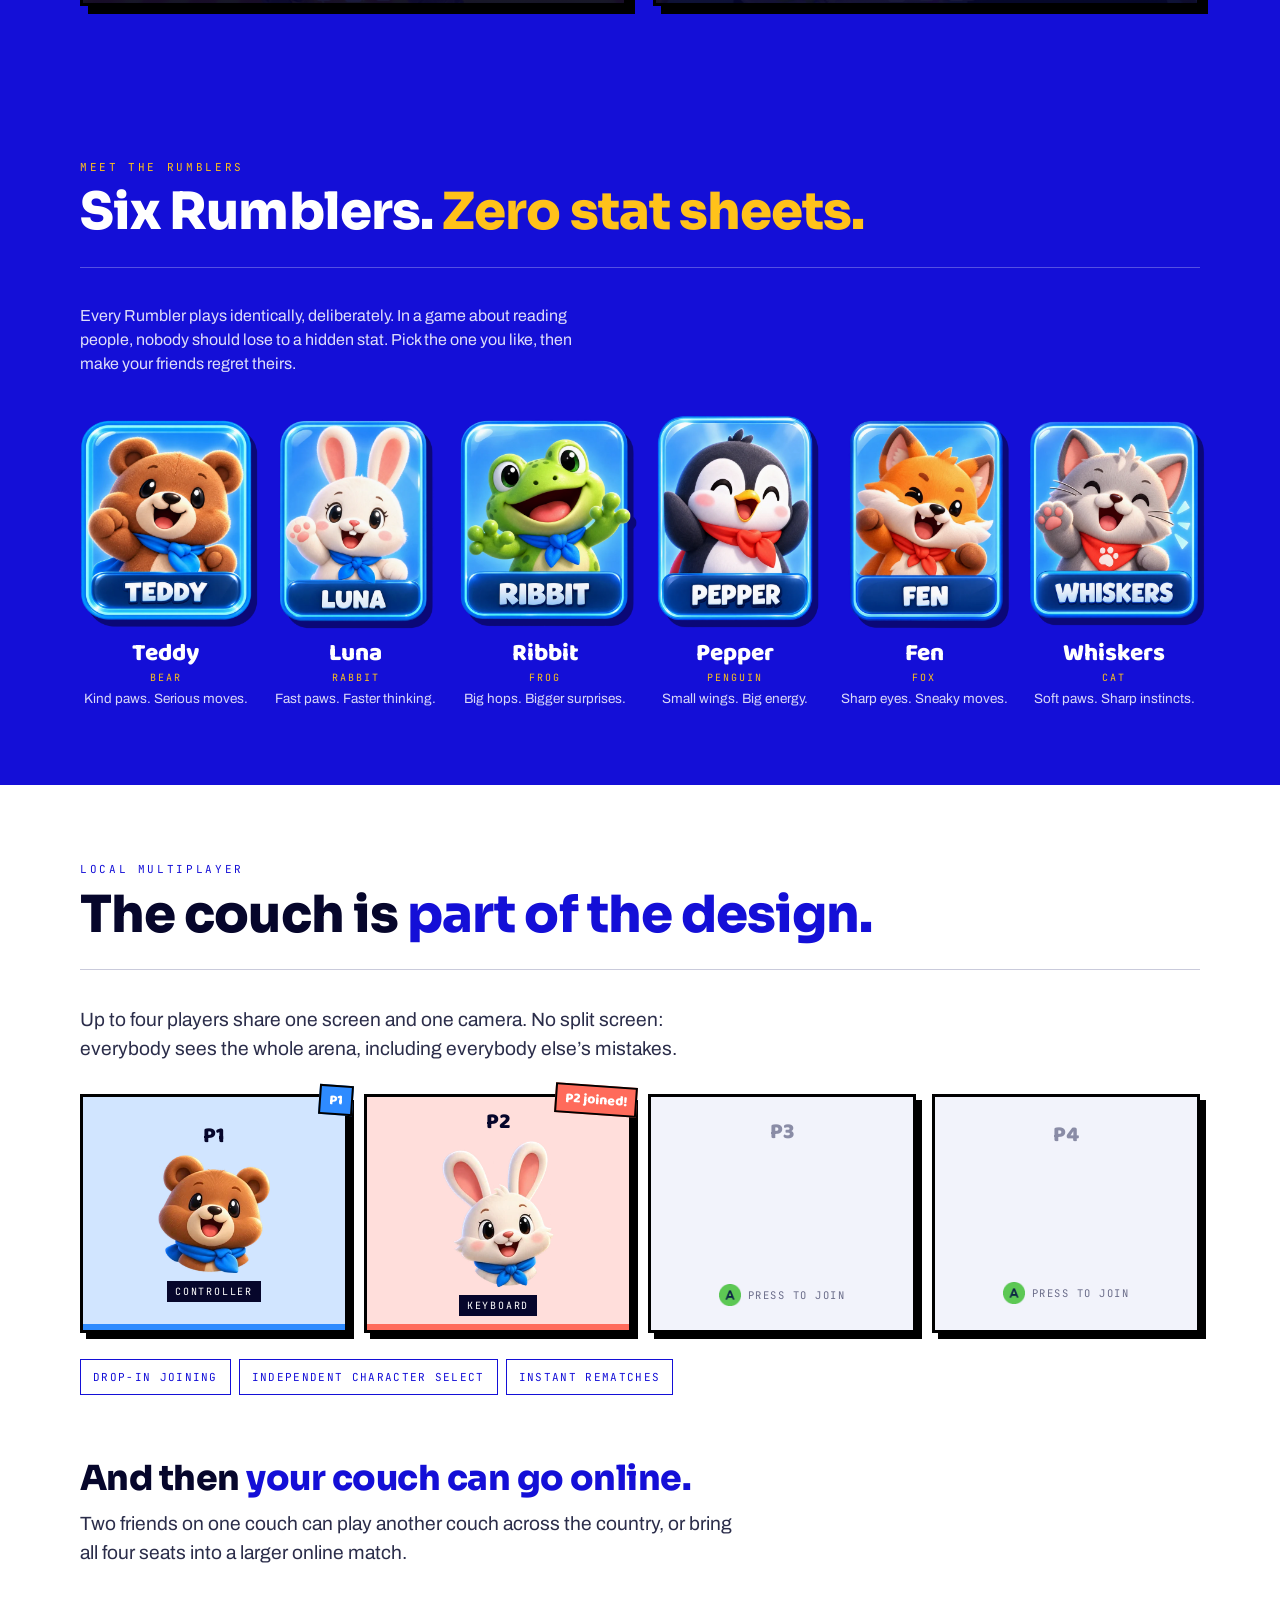
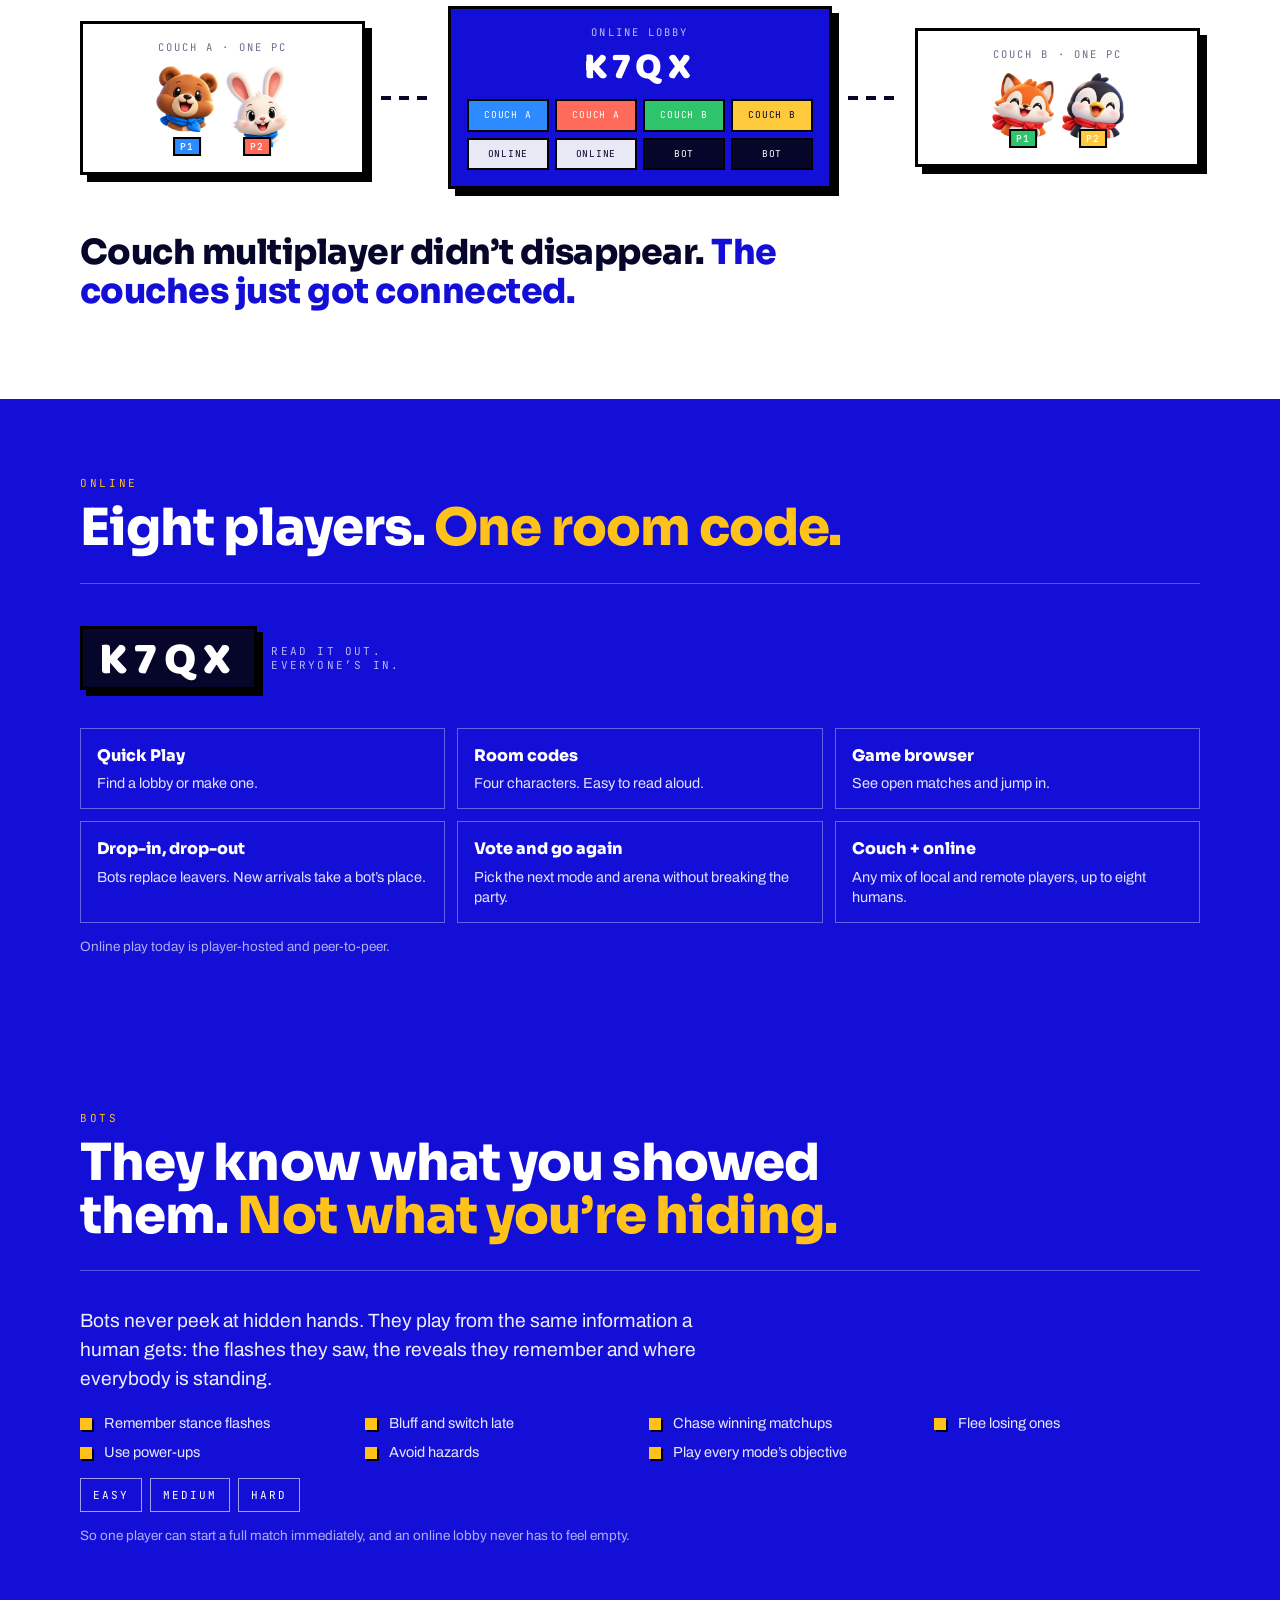
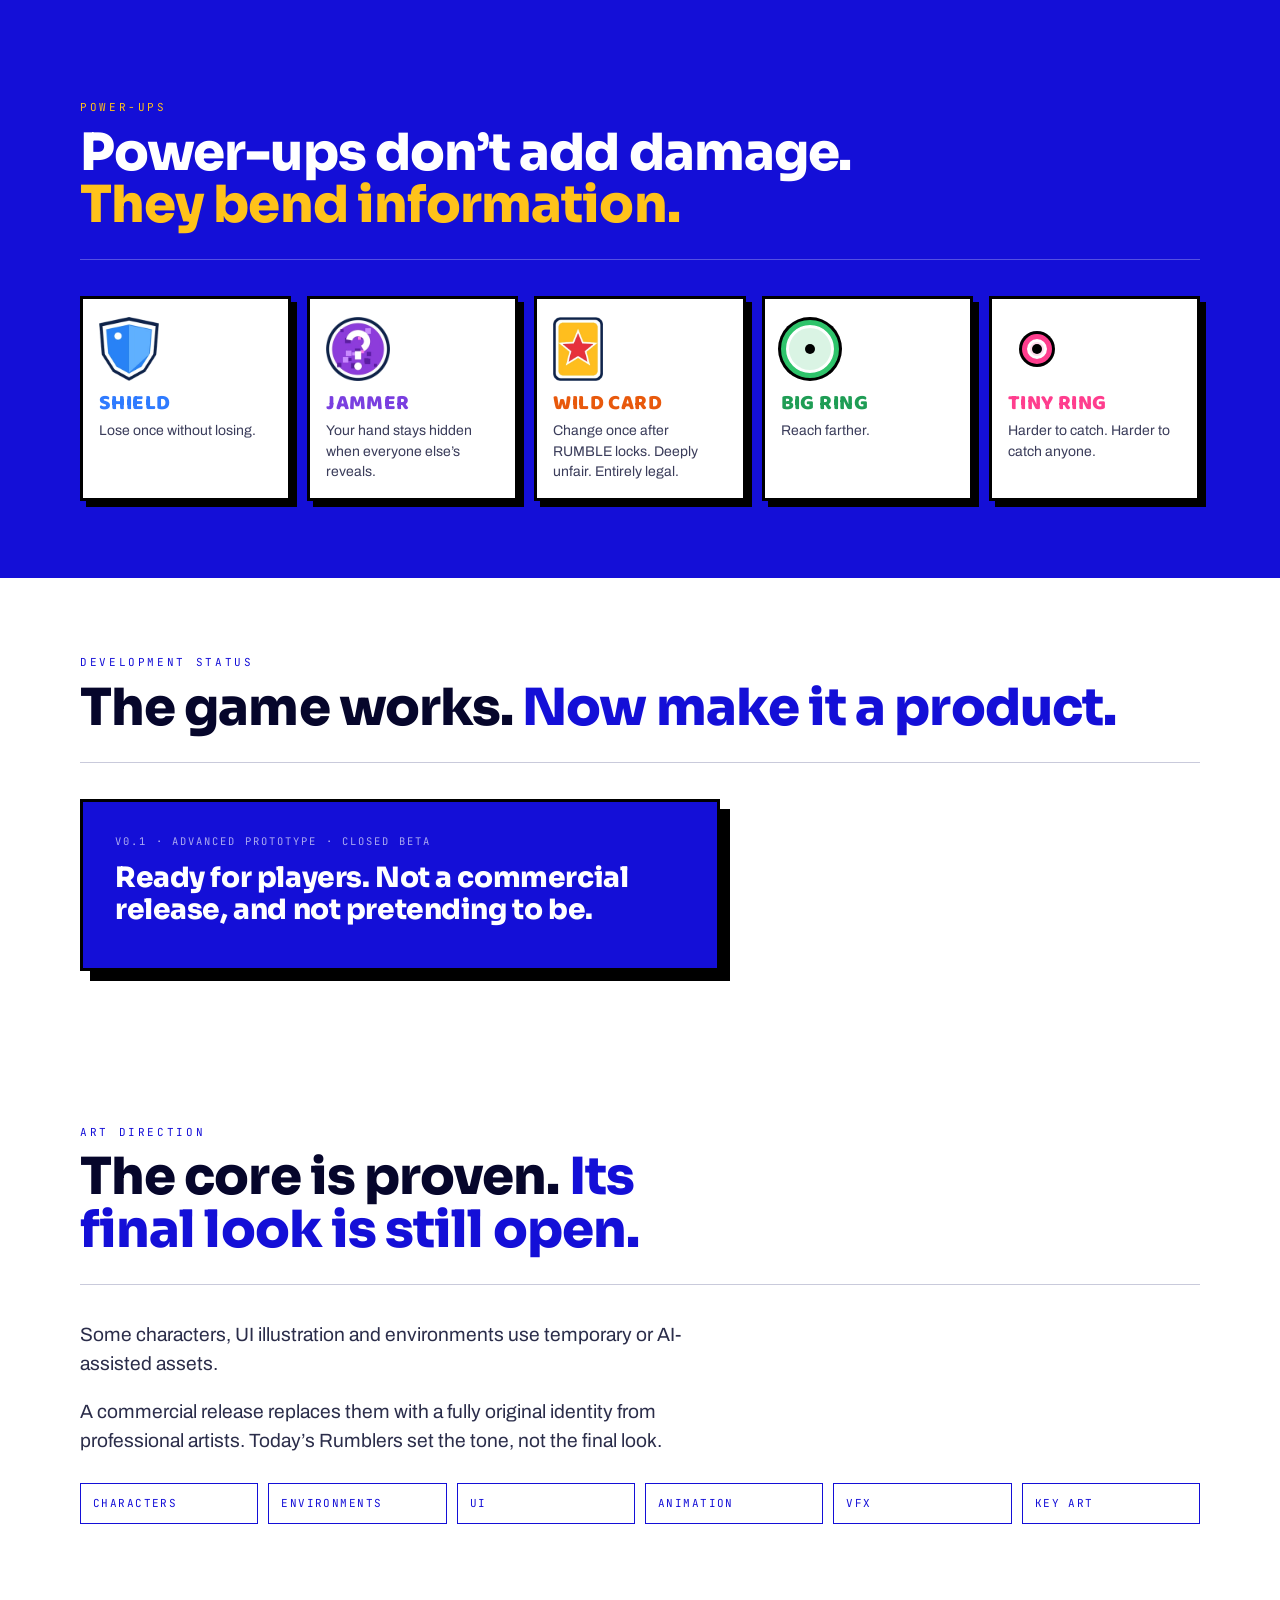
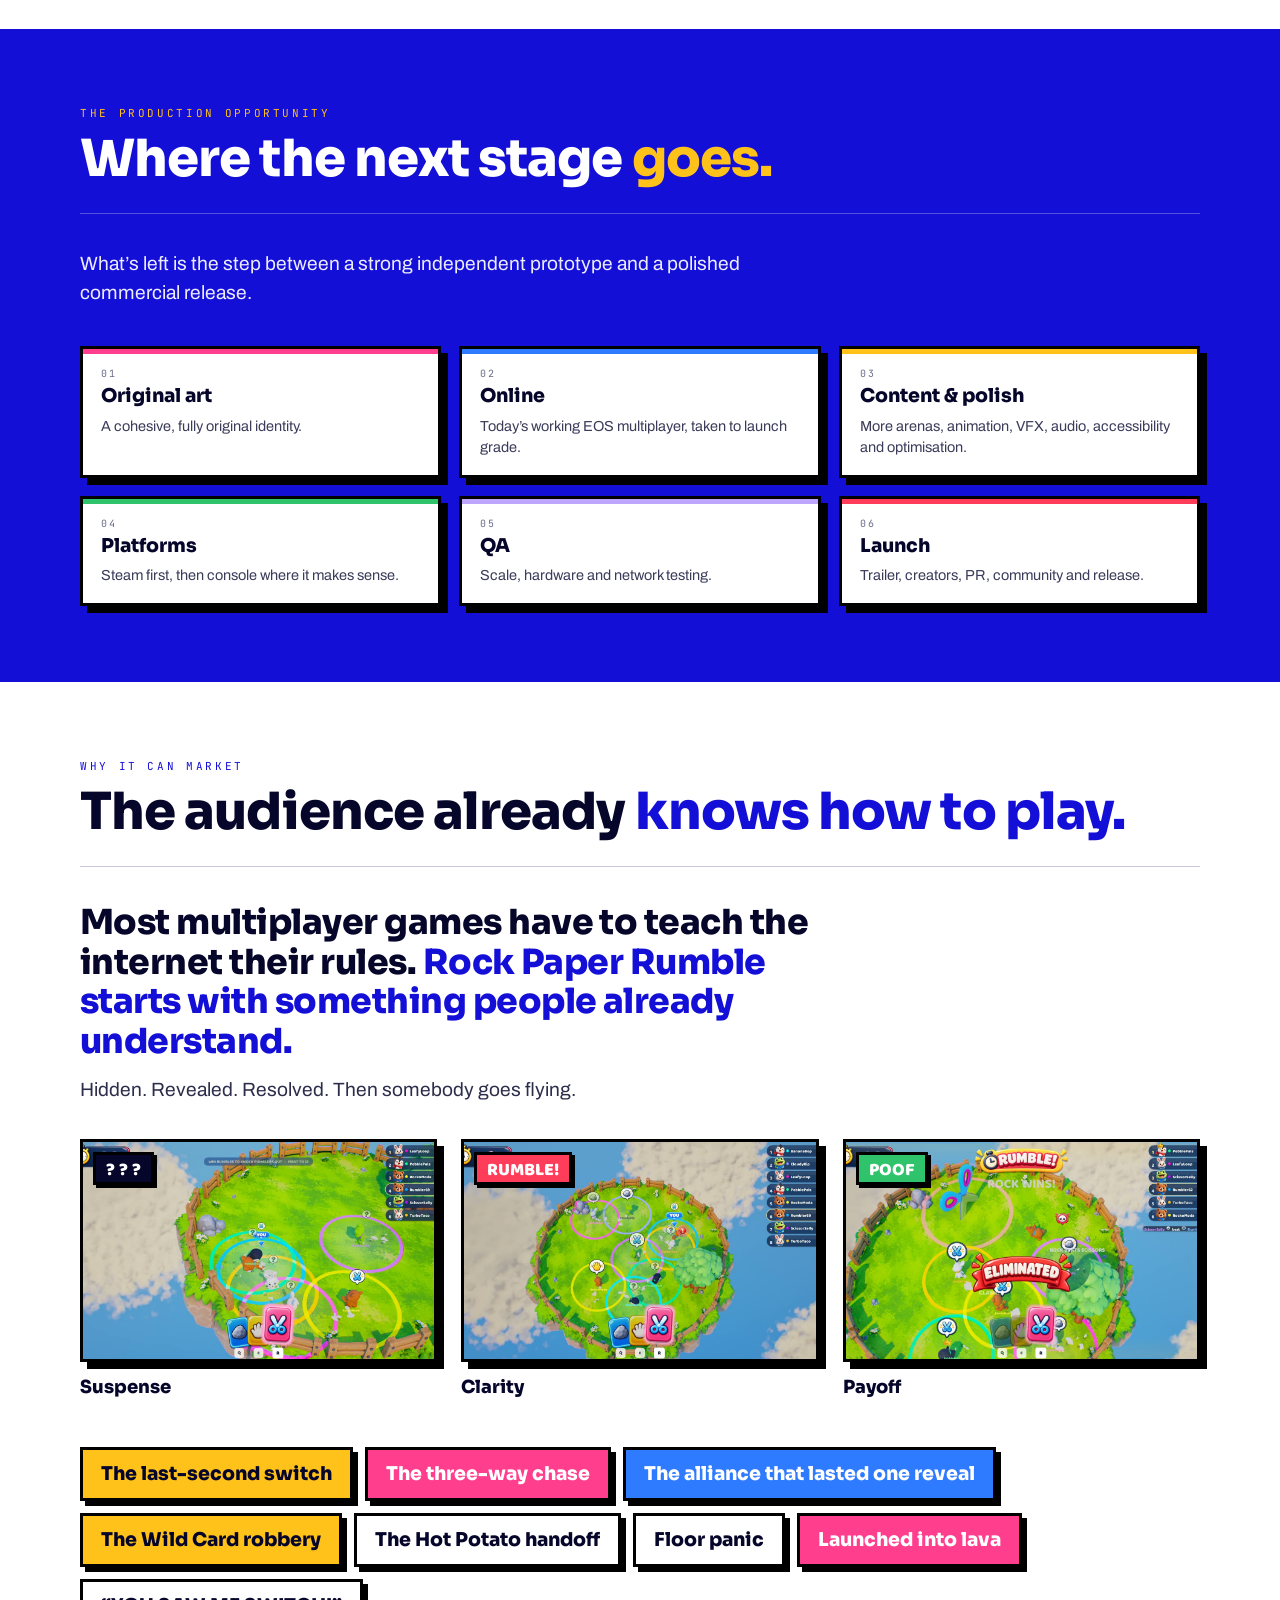
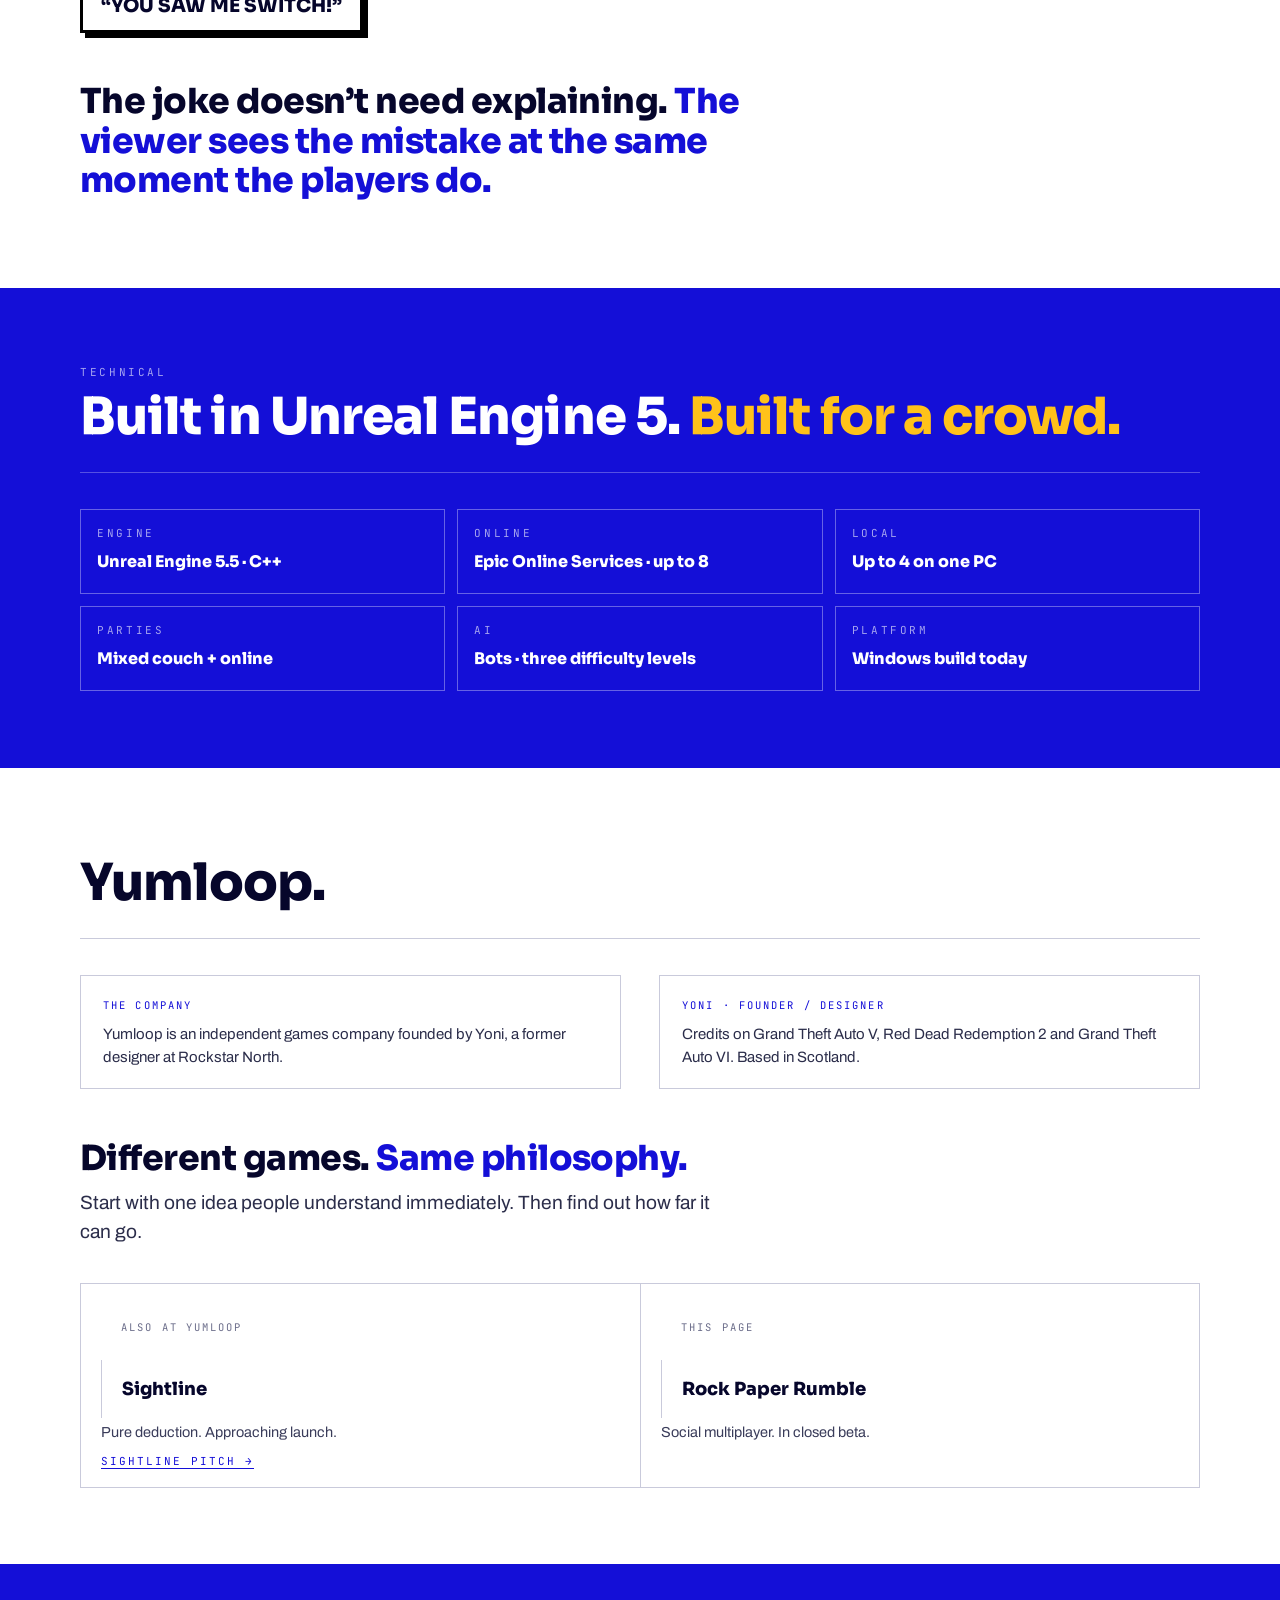
<file: rockpaperrumble-pitch.html>
<!doctype html>
<html lang="en">
<head>
<meta charset="utf-8">
<meta name="viewport" content="width=device-width, initial-scale=1">
<title>Rock Paper Rumble — Yumloop</title>
<!-- Private partner pitch. Direct link only: not in the nav, not in the sitemap, not for search engines. -->
<meta name="robots" content="noindex, nofollow, noarchive, nosnippet">
<meta name="description" content="Rock Paper Rumble, by Yumloop.">
<meta name="theme-color" content="#140FD7">
<meta property="og:type" content="website">
<meta property="og:site_name" content="Yumloop">
<meta property="og:title" content="Rock Paper Rumble — Yumloop">
<meta property="og:description" content="Three choices. Eight players. Zero trust. A multiplayer party brawler with no attack button.">
<meta property="og:image" content="https://yumloop.net/rpr/og.jpg">
<meta name="twitter:card" content="summary_large_image">
<link rel="icon" href="favicon-32.png" sizes="32x32" type="image/png">
<link rel="apple-touch-icon" href="apple-touch-icon.png">
<link rel="preconnect" href="https://fonts.googleapis.com">
<link rel="preconnect" href="https://fonts.gstatic.com" crossorigin>
<link href="https://fonts.googleapis.com/css2?family=Archivo:wght@500;600&family=Baloo+2:wght@800&family=JetBrains+Mono:wght@500&family=Sora:wght@700;800&display=swap" rel="stylesheet">
<script src="rpr/config.js"></script>
<style>
  /* The Sightline pitch's system (Yumloop blue, Sora / Archivo / JetBrains Mono, flat ink borders with hard offset
     shadows, white inverted chapters), plus Rock Paper Rumble's own voice: the game's font (Baloo 2) for its words,
     and the three hand colours of its HUD cards as bursts of colour. */
  :root{ --blue:#140FD7; --ink:#06062B; --gold:#F5B301; --lilac:#BFA6FD;
         --rock:#2F7BFF; --paper:#FFC21A; --sciss:#FF3E8E; --hot:#FF3D5A;
         --p1:#2E8BFF; --p2:#FF6B5B; --p3:#2FC46B; --p4:#FFC93C;
         --sans:Archivo,-apple-system,BlinkMacSystemFont,"Helvetica Neue",Arial,sans-serif; --mono:"JetBrains Mono",ui-monospace,SFMono-Regular,Menlo,monospace; --display:Sora,var(--sans); --game:"Baloo 2",Sora,var(--sans) }
  *,*::before,*::after{box-sizing:border-box}
  html{-webkit-text-size-adjust:100%; scroll-behavior:smooth; overflow-x:clip}
  body{margin:0; min-height:100svh; background:var(--blue); color:#fff; font-family:var(--sans); -webkit-font-smoothing:antialiased; overflow-x:hidden}
  img,video{max-width:100%; height:auto; display:block}
  a{color:#fff}
  :focus-visible{outline:2px solid #fff; outline-offset:4px}
  .wrap{width:min(1120px, 100% - clamp(32px,8vw,120px)); margin:0 auto}
  header.top{display:flex; align-items:center; justify-content:space-between; padding:clamp(16px,2.2vw,26px) 0 clamp(4px,1vw,10px); gap:16px}
  .brand{width:min(88px,22vw)}
  .kicker{font-family:var(--mono); font-size:11px; letter-spacing:.24em; text-transform:uppercase; color:rgba(255,255,255,.62)}
  .kicker.q{color:var(--paper)}
  h1{font-family:var(--display); font-weight:800; font-size:clamp(40px,6.2vw,82px); line-height:.95; letter-spacing:-.025em; margin:.2em 0 .35em; text-wrap:balance}
  h1 .t{display:block}
  h1 .z{color:var(--paper)}
  h2{font-family:var(--display); font-weight:800; font-size:clamp(28px,4vw,54px); letter-spacing:-.018em; line-height:1.02; margin:.25em 0 .55em; text-wrap:balance}
  h2 .q{color:var(--paper)}
  h3{font-family:var(--display); font-weight:800; font-size:clamp(18px,1.8vw,22px); margin:0 0 8px}
  p{line-height:1.5}
  .lede{font-size:clamp(18px,1.7vw,23px); line-height:1.42; max-width:44ch; margin:0 0 .8em}
  .sub{font-size:clamp(15px,1.25vw,18px); color:rgba(255,255,255,.86); max-width:58ch; margin:0}
  .big{font-family:var(--display); font-weight:800; font-size:clamp(22px,2.7vw,36px); line-height:1.14; letter-spacing:-.015em; max-width:28ch; margin:.3em 0}
  .big .q{color:var(--paper)}
  .quote{font-size:clamp(17px,1.5vw,21px); line-height:1.5; max-width:60ch; margin:0 0 1em; color:rgba(255,255,255,.92)}
  .rule{height:1px; background:rgba(255,255,255,.28); border:0; margin:0 0 clamp(22px,3vw,36px)}
  section{padding:clamp(40px,6vw,96px) 0; position:relative}
  section.tight{padding-top:clamp(18px,2.4vw,36px)}
  .rumble{font-family:var(--game); font-weight:800; letter-spacing:.01em; color:var(--hot); -webkit-text-stroke:0; text-shadow:0 0 0 transparent}
  section:not(.inv) .rumble{color:#fff; background:var(--hot); padding:0 .22em .02em; border-radius:.2em; box-shadow:3px 3px 0 #000; white-space:nowrap}
  .note{font-size:13.5px; line-height:1.5; color:rgba(255,255,255,.66); max-width:70ch; margin:14px 0 0}
  /* actions */
  .actions{display:flex; flex-wrap:wrap; gap:10px; margin-top:clamp(20px,2.6vw,30px)}
  .actions a{display:inline-flex; align-items:center; gap:10px; text-decoration:none; font-family:var(--mono); font-size:11.5px; letter-spacing:.18em; text-transform:uppercase; padding:13px 18px; border:1px solid rgba(255,255,255,.7); transition:background .15s linear, color .15s linear}
  .actions a:hover{background:#fff; color:var(--blue)}
  .actions a.solid{background:#fff; color:var(--blue)} .actions a.solid:hover{background:transparent; color:#fff}
  .actions a .ic{width:10px; height:10px; border-left:6px solid currentColor; border-top:5px solid transparent; border-bottom:5px solid transparent; border-right:0; display:inline-block}
  .actions a.muted{color:rgba(255,255,255,.7); border-style:dashed}
  .chip{display:inline-flex; align-items:center; font-family:var(--mono); font-size:11px; letter-spacing:.2em; text-transform:uppercase; color:var(--paper); border:1px dashed rgba(255,194,26,.6); padding:11px 14px}

  /* ---------- hero ---------- */
  .hero{display:grid; grid-template-columns:1.1fr .9fr; gap:clamp(16px,2.4vw,34px) clamp(24px,5vw,72px); align-items:center; padding:0 0 clamp(30px,4vw,60px)}
  .lockup{margin:0 0 14px}
  .hero .reel{grid-column:1/-1; width:min(960px,100%); margin:clamp(6px,1.2vw,14px) auto clamp(10px,2vw,24px)}
  .reel .trailer{box-shadow:10px 10px 0 #000}
  .hero .lockup{grid-column:1/-1; text-align:center; margin:0} .hero .lockup img{display:block; margin:0 auto; width:min(320px,60%)} .hero .lockup .lp{margin-top:10px} .lockup img{width:min(430px,78%); filter:drop-shadow(6px 6px 0 rgba(0,0,0,.35))}
  .lockup .lp{display:inline-block; margin-top:14px; font-family:var(--mono); font-size:11px; letter-spacing:.3em; text-transform:uppercase; color:#fff; border:2px solid #fff; padding:6px 12px}
  .hook{font-size:clamp(20px,2.05vw,29px); line-height:1.28; letter-spacing:-.01em; max-width:24ch; margin:.5em 0 .7em; color:#fff; text-wrap:balance}
  .hook .q{color:var(--paper)}
  .punch{font-family:var(--mono); font-size:clamp(12px,1.05vw,14px); letter-spacing:.13em; text-transform:uppercase; color:var(--paper); margin:1.05em 0 0; max-width:52ch; line-height:1.6}
  /* hero hand: one Rumbler, one hidden hand, three cards. Every few seconds the hand switches and flashes. */
  .hand{position:relative; width:min(420px,100%); margin:0 auto; aspect-ratio:1/1.02}
  .hand .me{position:absolute; left:50%; top:47%; width:38%; transform:translate(-50%,-50%)}
  .hand .me .ringg{position:absolute; left:50%; top:78%; width:190%; aspect-ratio:2.4/1; transform:translate(-50%,-50%); border-radius:50%; border:5px solid var(--p3); box-shadow:0 0 0 3px rgba(0,0,0,.25), inset 0 0 28px rgba(47,196,107,.35); background:rgba(47,196,107,.12)}
  .hand .me img.face{position:relative; width:100%; filter:drop-shadow(0 10px 0 rgba(0,0,0,.25))}
  .hand .bub{position:absolute; left:50%; top:4%; width:34%; transform:translateX(-50%); z-index:2}
  .hand .bub img{position:absolute; inset:0; width:100%; transition:opacity .18s, transform .28s cubic-bezier(.3,1.6,.5,1)}
  .hand .bub img.s{opacity:0; transform:scale(.6)}
  .hand .bub.flash img.q{opacity:0; transform:scale(.7)} .hand .bub.flash img.s.on{opacity:1; transform:scale(1.08)}
  .hand .bub::after{content:""; display:block; padding-top:94%}
  .hand .fan{position:absolute; left:50%; bottom:0; width:74%; height:34%; transform:translateX(-50%)}
  .hand .fan img{position:absolute; bottom:0; width:34%; filter:drop-shadow(5px 6px 0 rgba(0,0,0,.35)); transition:transform .35s cubic-bezier(.22,.61,.36,1)}
  .hand .fan img:nth-child(1){left:0; transform:rotate(-14deg) translateY(6%)} .hand .fan img:nth-child(2){left:33%; transform:translateY(-4%)} .hand .fan img:nth-child(3){right:0; transform:rotate(14deg) translateY(6%)}
  .hand .fan img.up:nth-child(1){transform:rotate(-14deg) translateY(-14%)} .hand .fan img.up:nth-child(2){transform:translateY(-22%)} .hand .fan img.up:nth-child(3){transform:rotate(14deg) translateY(-14%)}
  .hand .cap{position:absolute; left:0; right:0; bottom:-34px; text-align:center; font-family:var(--mono); font-size:10.5px; letter-spacing:.2em; text-transform:uppercase; color:rgba(255,255,255,.62)}

  /* ---------- video frame (the demo clip) ---------- */
  .trailer{border:3px solid #000; box-shadow:12px 12px 0 #000; background:#000; aspect-ratio:16/9; position:relative}
  .trailer video{width:100%; height:100%; object-fit:contain; background:#000}
  .proof{display:flex; flex-wrap:wrap; align-items:center; list-style:none; margin:clamp(16px,1.8vw,22px) 0 0; padding:0; font-family:var(--mono); font-size:11.5px; letter-spacing:.18em; text-transform:uppercase; color:rgba(255,255,255,.78)}
  .proof li{padding:5px 0}
  .proof li::after{content:'·'; color:var(--paper); margin:0 13px}
  .proof li:last-child::after{content:''; margin:0}
  .couches{font-family:var(--display); font-weight:800; font-size:clamp(20px,2.3vw,30px); letter-spacing:-.012em; margin:clamp(20px,2.4vw,30px) 0 0; line-height:1.2}
  .couches span{color:var(--paper)}
  /* build notes */
  .notes{margin-top:clamp(18px,2vw,26px); border:1px solid rgba(255,255,255,.26); padding:0 clamp(14px,1.6vw,18px)}
  .notes>summary{font-family:var(--mono); font-size:11px; letter-spacing:.24em; text-transform:uppercase; color:rgba(255,255,255,.66); padding:14px 0; cursor:pointer}
  .notes>summary:hover{color:#fff}

  /* ---------- the one rule: a head-to-head that cycles through the three matchups ---------- */
  .playfacts{font-family:var(--mono); font-size:11.5px; letter-spacing:.18em; text-transform:uppercase; margin:clamp(18px,2vw,24px) 0 8px; color:rgba(255,255,255,.75)}
  .chaos{margin-top:clamp(44px,6vw,80px)}
  .pillars.p3{grid-template-columns:repeat(3,1fr)}
  section.inv .pillars div{border-color:#c9cadb; color:#3a3c5a} section.inv .pillars div b{color:var(--ink)}
  .feat .wide{grid-column:1/-1}
  .ticks.t4{grid-template-columns:repeat(4,1fr); max-width:none}
  .needs.n3{grid-template-columns:repeat(6,1fr)}
  .marquee.static{-webkit-mask-image:none; mask-image:none} .marquee.static .row{animation:none; flex-wrap:wrap; width:auto}
  .rules{display:grid; grid-template-columns:1fr 1fr; gap:clamp(24px,5vw,72px); align-items:center}
  .duel{display:grid; grid-template-columns:1fr auto 1fr; align-items:center; gap:clamp(12px,2.4vw,28px); width:min(460px,100%); margin:0 auto; padding:10px 0 56px}
  .dc{position:relative}
  .dc img{position:relative; z-index:1; display:block; width:100%; filter:drop-shadow(7px 8px 0 rgba(0,0,0,.9))}
  .dc span{position:absolute; left:-12%; right:-12%; top:100%; margin-top:16px; text-align:center; font-family:var(--game); font-weight:800; font-size:clamp(16px,1.7vw,22px); letter-spacing:.04em; color:var(--ink)}
  .dw{transform:rotate(-4deg)} .dl{transform:rotate(4deg)}
  .dl::after{content:""; position:absolute; left:50%; top:50%; width:150%; aspect-ratio:1; border-radius:50%; border:8px solid var(--wc,var(--rock)); transform:translate(-50%,-50%) scale(.2); opacity:0; pointer-events:none}
  .vs{font-family:var(--mono); font-size:12px; letter-spacing:.22em; text-transform:uppercase; color:#fff; background:var(--ink); border:3px solid #000; box-shadow:4px 4px 0 #000; padding:9px 11px; position:relative; z-index:2}
  .duel.out .dc{transition:transform .18s ease-in, opacity .18s ease-in; opacity:0} .duel.out .dw{transform:translateX(-45%) rotate(-14deg) scale(.8)} .duel.out .dl{transform:translateX(45%) rotate(14deg) scale(.8)}
  .duel.out .vs{transition:transform .18s; transform:scale(.6)}
  .duel.go .dw{animation:dwIn .95s both} .duel.go .dl{animation:dlIn .95s both} .duel.go .dl img{animation:dlFlash .95s both}
  .duel.go .dl::after{animation:dlRing .95s both} .duel.go .vs{animation:vsPop .95s both}
  @keyframes dwIn{0%{transform:translateX(-70%) rotate(-16deg) scale(.7); opacity:0; animation-timing-function:cubic-bezier(.2,.9,.3,1.2)} 30%{transform:translateX(0) rotate(-4deg) scale(1); opacity:1; animation-timing-function:ease-in} 48%{transform:translateX(26%) rotate(7deg) scale(1.1); animation-timing-function:cubic-bezier(.3,1.6,.5,1)} 100%{transform:rotate(-4deg)}}
  @keyframes dlIn{0%{transform:translateX(70%) rotate(16deg) scale(.7); opacity:0; animation-timing-function:cubic-bezier(.2,.9,.3,1.2)} 30%{transform:translateX(0) rotate(4deg); opacity:1} 48%{transform:translateX(0) rotate(4deg)} 54%{transform:translateX(20%) rotate(16deg) scale(.94)} 64%{transform:translateX(-5%) rotate(-5deg)} 74%{transform:translateX(4%) rotate(8deg)} 84%{transform:translateX(-1%) rotate(2deg)} 100%{transform:rotate(4deg)}}
  @keyframes dlFlash{0%,48%{filter:drop-shadow(7px 8px 0 rgba(0,0,0,.9)) brightness(1)} 52%{filter:drop-shadow(7px 8px 0 rgba(0,0,0,.9)) brightness(2.6) saturate(.3)} 66%,100%{filter:drop-shadow(7px 8px 0 rgba(0,0,0,.9)) brightness(1)}}
  @keyframes dlRing{0%,47%{opacity:0; transform:translate(-50%,-50%) scale(.2)} 52%{opacity:1; transform:translate(-50%,-50%) scale(.55)} 100%{opacity:0; transform:translate(-50%,-50%) scale(1.25); border-width:1px}}
  @keyframes vsPop{0%,30%{transform:scale(.6)} 40%{transform:scale(1)} 50%{transform:scale(1.45) rotate(-4deg)} 62%{transform:scale(.92)} 74%,100%{transform:scale(1)}}
  @media (prefers-reduced-motion: reduce){ .duel.go .dc,.duel.go .dc img,.duel.go .dl::after,.duel.go .vs{animation:none} }
  .vlist{display:grid; gap:.18em; margin:0 0 .7em}
  .vlist button{font:inherit; font-family:var(--display); font-weight:800; font-size:clamp(26px,3vw,42px); line-height:1.1; letter-spacing:-.02em; text-align:left; color:var(--ink); background:none; border:0; padding:0; cursor:pointer; opacity:.22; transition:opacity .3s, transform .35s cubic-bezier(.3,1.5,.5,1)}
  .vlist button.on{opacity:1; transform:translateX(8px)}
  .vlist button:focus-visible{outline:3px solid var(--blue); outline-offset:4px}
  .vlist b{font-family:var(--game); font-weight:800; letter-spacing:.02em}
  .vlist .r{color:var(--rock)} .vlist .p{color:#d99a00} .vlist .s{color:var(--sciss)}

  /* ---------- the demo arena ---------- */
  .demo{display:grid; grid-template-columns:1.12fr .88fr; gap:clamp(24px,4vw,60px); align-items:center}
  .demo .cap{min-height:5.2em}
  #demoSteps{display:grid} #demoSteps .step{grid-area:1/1}
  .demo .cap .step{font-family:var(--display); font-weight:800; font-size:clamp(22px,2.6vw,34px); line-height:1.1; letter-spacing:-.015em; margin:0 0 .35em; opacity:0; transform:translateY(8px); transition:opacity .35s, transform .35s}
  .demo .cap .step.show{opacity:1; transform:none}
  .demo .cap .step .rumble{font-size:1.06em}
  .demo .cap .why{font-size:15.5px; color:rgba(255,255,255,.84); margin:0; max-width:40ch}
  .demo .ctl{display:flex; gap:10px; margin-top:18px; align-items:center}
  .dots{display:flex; gap:6px; margin-left:6px} .dots i{width:7px; height:7px; background:rgba(255,255,255,.3); transition:background .2s} .dots i.on{background:var(--paper)}
  .demo-vid{box-shadow:10px 10px 0 #000}
  .vnote{font-family:var(--mono); font-size:10.5px; letter-spacing:.14em; text-transform:uppercase; margin:16px 0 0; opacity:.72}
  #demoWhy{display:grid} #demoWhy .why{grid-area:1/1; opacity:0; transition:opacity .35s} #demoWhy .why.show{opacity:1}
  .dots i{cursor:pointer; width:28px; height:7px}

  /* ---------- ? ? ? → ROCK PAPER SCISSORS → RUMBLE! (scroll-driven) ---------- */
  .rs::before{content:""; position:absolute; top:0; bottom:0; left:50%; width:100vw; transform:translateX(-50%); background:var(--ink); z-index:-1}
  @keyframes bob{0%,100%{transform:translateY(0) rotate(-3deg)} 50%{transform:translateY(-10px) rotate(3deg)}}
  @keyframes shake{0%,100%{transform:none} 20%{transform:translate(-8px,4px)} 40%{transform:translate(7px,-5px)} 60%{transform:translate(-5px,3px)} 80%{transform:translate(3px,-2px)}}

  /* ---------- the cycle / mechanic cards ---------- */
  .mechs{display:grid; grid-template-columns:repeat(3,1fr); gap:clamp(14px,2vw,26px)}
  .mech{background:#fff; color:var(--ink); border:3px solid #000; box-shadow:8px 8px 0 #000; overflow:hidden; margin:0}
  .mech .clip{aspect-ratio:16/10; border-bottom:3px solid #000; background:#dfe6ff; overflow:hidden; position:relative}
  .mech .clip video,.mech .clip img{width:100%; height:100%; object-fit:cover}
  .mech .num{position:absolute; left:12px; top:10px; z-index:2; font-family:var(--game); font-weight:800; font-size:26px; line-height:1; color:#fff; background:var(--ink); border:3px solid #000; padding:6px 12px 3px; box-shadow:4px 4px 0 #000}
  .mech .b{padding:16px 18px 18px}
  .mech .b .t{font-family:var(--game); font-weight:800; font-size:26px; letter-spacing:.02em; line-height:1; margin:0 0 8px}
  .mech .b p{margin:0; font-size:14.5px; line-height:1.48; color:#3a3c5a}
  .mech .b .k{font-family:var(--mono); font-size:10px; letter-spacing:.2em; text-transform:uppercase; color:#6b6d8a; margin-bottom:8px}
  .mech.m1 .t{color:var(--rock)} .mech.m2 .t{color:var(--hot)} .mech.m3 .t{color:#1f9d55}
  .closer{margin-top:clamp(26px,3.4vw,44px)}

  /* ---------- reads ---------- */
  .reads{display:grid; grid-template-columns:repeat(3,1fr); gap:0; margin-top:clamp(22px,3vw,34px); border-top:1px solid #c9cadb}
  .reads div{padding:18px 18px 18px 0; border-bottom:1px solid #c9cadb}
  .reads div:nth-child(3n+2),.reads div:nth-child(3n){padding-left:18px; border-left:1px solid #c9cadb}
  .reads b{display:block; font-family:var(--display); font-weight:800; font-size:17px; margin-bottom:5px; color:var(--ink)}
  .reads span{font-size:15px; line-height:1.45; color:#3a3c5a}
  .reads b::before{content:""; display:inline-block; width:10px; height:10px; margin-right:9px; background:var(--dot,var(--blue)); vertical-align:1px}
  .pillars{display:grid; grid-template-columns:repeat(5,1fr); gap:12px; margin-top:clamp(22px,3vw,34px)}
  .pillars div{border:1px solid rgba(255,255,255,.35); padding:16px 16px 14px; font-size:14px; line-height:1.42; color:rgba(255,255,255,.88)}
  .pillars div b{display:block; font-family:var(--display); font-weight:800; font-size:15.5px; margin-bottom:6px; color:#fff}

  /* ---------- modes ---------- */
  .modes{display:grid; grid-template-columns:repeat(3,1fr); gap:clamp(14px,2vw,26px)}
  .mode{background:#fff; color:var(--ink); border:3px solid #000; box-shadow:8px 8px 0 #000; overflow:hidden; margin:0; display:flex; flex-direction:column; transition:transform .3s cubic-bezier(.22,.61,.36,1)}
  .mode:hover{transform:translateY(-6px) rotate(-.5deg)}
  .mode .shot{aspect-ratio:16/9; border-bottom:3px solid #000; overflow:hidden; background:#cfd6ff}
  .mode .shot img{width:100%; height:100%; object-fit:cover}
  .mode .b{padding:15px 18px 18px}
  .mode .k{font-family:var(--mono); font-size:10px; letter-spacing:.18em; text-transform:uppercase; color:#6b6d8a; margin-bottom:7px}
  .mode .t{font-family:var(--game); font-weight:800; font-size:25px; line-height:1; letter-spacing:.02em; margin:0 0 7px; color:var(--mc,var(--ink))}
  .mode p{margin:0; font-size:14.5px; line-height:1.47; color:#3a3c5a}
  .mode.feature{grid-column:1/-1; display:grid; grid-template-columns:1.25fr 1fr}
  .mode.feature .shot{aspect-ratio:auto; border-bottom:0; border-right:3px solid #000; min-height:100%}
  .mode.feature .b{padding:clamp(18px,2.4vw,30px); display:flex; flex-direction:column; justify-content:center}
  .mode.feature .t{font-size:clamp(28px,3vw,40px)}
  .mode.feature p{font-size:15.5px; max-width:44ch}
  .mode.feature p.pk{font-family:var(--display); font-weight:800; font-size:19px; color:var(--ink); margin-top:12px}
  /* the floor demo: the game's four quadrant colours, each cycling Rock → Paper → Scissors every 1.75s, offset
     0 / .6 / 1.2 / 1.8s exactly as RumbleFloorZone does; every few seconds the floor "plays". */
  .floor{position:relative; width:min(230px,70%); aspect-ratio:1; margin:18px 0 6px; border-radius:50%; overflow:hidden; border:3px solid #000; box-shadow:6px 6px 0 #000; display:grid; grid-template-columns:1fr 1fr}
  .floor div{position:relative; display:flex; align-items:center; justify-content:center}
  .floor div:nth-child(1){background:#ffd23f} .floor div:nth-child(2){background:#4aa8ff} .floor div:nth-child(3){background:#ff6fb5} .floor div:nth-child(4){background:#a77bff}
  .floor img{width:44%; transition:transform .25s cubic-bezier(.3,1.6,.5,1)}
  .floor div:nth-child(1) img{transform:translate(12%,12%)} .floor div:nth-child(2) img{transform:translate(-12%,12%)} .floor div:nth-child(3) img{transform:translate(12%,-12%)} .floor div:nth-child(4) img{transform:translate(-12%,-12%)}
  .floor::after{content:""; position:absolute; left:50%; top:50%; width:22%; aspect-ratio:1; border-radius:50%; background:#fff; border:3px solid #000; transform:translate(-50%,-50%)}
  .floor.play{animation:floorPlay .7s}
  @keyframes floorPlay{0%,100%{filter:none} 30%{filter:brightness(1.35) saturate(1.3)}}
  .floorcap{font-family:var(--mono); font-size:10px; letter-spacing:.18em; text-transform:uppercase; color:#6b6d8a; min-height:1.4em}
  .floorcap b{color:var(--hot); font-weight:500}

  /* ---------- arenas ---------- */
  .arenas{display:grid; grid-template-columns:1fr 1fr; gap:clamp(14px,2vw,26px)}
  .atile{position:relative; border:3px solid #000; box-shadow:8px 8px 0 #000; overflow:hidden; aspect-ratio:16/10; background:#000; margin:0}
  .atile video,.atile img{width:100%; height:100%; object-fit:cover}
  .atile figcaption{position:absolute; left:0; right:0; bottom:0; padding:clamp(40px,5vw,70px) clamp(14px,1.8vw,22px) clamp(14px,1.6vw,18px); background:linear-gradient(to top, rgba(6,6,43,.92) 0%, rgba(6,6,43,.7) 45%, rgba(6,6,43,0) 100%)}
  .atile .n{font-family:var(--game); font-weight:800; font-size:clamp(22px,2.6vw,34px); line-height:1; letter-spacing:.02em}
  .atile .l{font-size:clamp(13px,1.1vw,15px); line-height:1.42; color:rgba(255,255,255,.9); margin-top:6px; max-width:46ch}
  .atile .tag{position:absolute; top:12px; right:12px; font-family:var(--mono); font-size:10px; letter-spacing:.18em; text-transform:uppercase; background:var(--ink); color:#fff; padding:6px 9px; border:2px solid #000}

  /* ---------- rumblers ---------- */
  .roster{display:grid; grid-template-columns:repeat(6,1fr); gap:clamp(10px,1.4vw,18px); margin-top:clamp(22px,3vw,34px)}
  .rum{margin:0; text-align:center; transition:transform .35s cubic-bezier(.3,1.5,.5,1)}
  .rum:hover{transform:translateY(-10px) rotate(-2deg)}
  .rum .im{aspect-ratio:560/718}
  .rum .im img{display:block; width:100%; height:auto; filter:drop-shadow(6px 7px 0 rgba(0,0,0,.45))}
  .rum .n{font-family:var(--game); font-weight:800; font-size:clamp(20px,1.9vw,25px); line-height:1; margin-top:12px}
  .rum .a{font-family:var(--mono); font-size:10px; letter-spacing:.2em; text-transform:uppercase; color:var(--paper); margin-top:5px}
  .rum .l{font-size:13.5px; line-height:1.35; color:rgba(255,255,255,.84); margin-top:6px}

  /* ---------- couch ---------- */
  .seats{display:grid; grid-template-columns:repeat(4,1fr); gap:clamp(10px,1.4vw,16px); margin-top:clamp(18px,2.6vw,30px)}
  .seat{position:relative; border:3px solid #000; background:#f2f3fb; min-height:clamp(150px,15vw,200px); display:flex; flex-direction:column; align-items:center; justify-content:center; gap:8px; padding:14px 10px; box-shadow:6px 6px 0 #000; transition:background .35s}
  .seat .pt{font-family:var(--game); font-weight:800; font-size:22px; line-height:1; color:#8a8ca6}
  .seat .face{width:46%; opacity:0; transform:scale(.4); transition:transform .45s cubic-bezier(.3,1.6,.5,1), opacity .2s}
  .seat .join{display:flex; align-items:center; gap:7px; font-family:var(--mono); font-size:10.5px; letter-spacing:.14em; text-transform:uppercase; color:#6b6d8a; animation:blink 1.4s ease-in-out infinite}
  .seat .join img{width:22px}
  .seat .dev{font-family:var(--mono); font-size:10px; letter-spacing:.18em; text-transform:uppercase; color:#fff; background:var(--ink); padding:4px 8px; display:none}
  .seat .jn{position:absolute; top:-12px; right:-8px; font-family:var(--game); font-weight:800; font-size:14px; color:#fff; background:var(--c); border:2px solid #000; padding:2px 8px; transform:rotate(4deg) scale(0); transition:transform .35s cubic-bezier(.3,1.6,.5,1)}
  @keyframes blink{50%{opacity:.35}}
  .seat.on{background:color-mix(in srgb, var(--c) 22%, #fff)} .seat.on .pt{color:var(--ink)}
  .seat.on .face{opacity:1; transform:none} .seat.on .join{display:none} .seat.on .dev{display:inline-block}
  .seat.on .jn{transform:rotate(4deg) scale(1)}
  .seat::after{content:""; position:absolute; left:0; right:0; bottom:0; height:6px; background:var(--c); transform:scaleX(0); transform-origin:left; transition:transform .45s .1s}
  .seat.on::after{transform:none}
  .couchlist{display:flex; flex-wrap:wrap; gap:8px; list-style:none; padding:0; margin:clamp(18px,2.4vw,26px) 0 0}
  .couchlist li{font-family:var(--mono); font-size:11px; letter-spacing:.12em; text-transform:uppercase; padding:10px 12px; border:1px solid var(--blue); color:var(--blue)}
  .net{display:grid; grid-template-columns:1fr auto 1.35fr auto 1fr; align-items:center; gap:clamp(8px,1.4vw,16px); margin-top:clamp(24px,3vw,40px)}
  .nbox{border:3px solid #000; background:#fff; box-shadow:7px 7px 0 #000; padding:16px; text-align:center}
  .nbox .h{font-family:var(--mono); font-size:10.5px; letter-spacing:.2em; text-transform:uppercase; color:#6b6d8a}
  .nbox .fs{display:flex; justify-content:center; gap:8px; margin:12px 0 8px}
  .nbox .fs span{position:relative; width:clamp(46px,5vw,62px)}
  .nbox .fs span img{width:100%}
  .nbox .fs span b{position:absolute; left:50%; bottom:-8px; transform:translateX(-50%); font-family:var(--mono); font-size:9.5px; letter-spacing:.1em; font-weight:500; color:#fff; background:var(--c); border:2px solid #000; padding:1px 5px}
  .nbox .s{font-size:13.5px; color:#3a3c5a; margin-top:10px}
  .nbox.lobby{background:var(--blue); color:#fff}
  .nbox.lobby .h{color:rgba(255,255,255,.72)}
  .nbox.lobby .code{font-family:var(--game); font-weight:800; font-size:clamp(26px,3vw,38px); letter-spacing:.14em; line-height:1; margin:10px 0 12px}
  .slots{display:grid; grid-template-columns:repeat(4,1fr); gap:6px}
  .slots i{font-style:normal; font-family:var(--mono); font-size:9.5px; letter-spacing:.08em; text-transform:uppercase; padding:9px 2px; border:2px solid #000; background:#fff; color:var(--ink); line-height:1.1}
  .slots i.a{background:var(--p1); color:#fff} .slots i.a2{background:var(--p2); color:#fff} .slots i.b{background:var(--p3); color:#fff} .slots i.b2{background:var(--p4)} .slots i.o{background:#e8e9f5} .slots i.bot{background:var(--ink); color:#fff; border-color:#000}
  .wire{width:clamp(28px,4vw,60px); height:4px; background:repeating-linear-gradient(90deg, var(--ink) 0 10px, transparent 10px 18px); background-size:18px 4px; animation:wire .6s linear infinite}
  .wire.r{animation-direction:reverse}
  @keyframes wire{to{background-position:18px 0}}

  /* ---------- online / feature boxes ---------- */
  .feat{display:grid; grid-template-columns:repeat(3,1fr); gap:12px; margin-top:clamp(22px,3vw,34px)}
  .feat div{border:1px solid rgba(255,255,255,.35); padding:16px 16px 14px; font-size:14.5px; line-height:1.42; color:rgba(255,255,255,.88)}
  .feat div b{display:block; font-family:var(--display); font-weight:800; font-size:16px; margin-bottom:6px; color:#fff}
  .feat div b i{font-style:normal; color:var(--paper)}
  .code-hero{display:inline-flex; align-items:center; gap:14px; margin:6px 0 4px; font-family:var(--mono); font-size:11px; letter-spacing:.2em; text-transform:uppercase; color:rgba(255,255,255,.7)}
  .code-hero b{font-family:var(--game); font-weight:800; font-size:clamp(30px,3.6vw,46px); letter-spacing:.16em; color:#fff; background:var(--ink); border:3px solid #000; box-shadow:6px 6px 0 #000; padding:8px 16px 4px; line-height:1}

  /* ---------- bots ---------- */
  .bots{display:grid; grid-template-columns:1fr 1fr; gap:clamp(24px,4vw,60px); align-items:start}
  .diff{display:flex; gap:8px; margin-top:16px}
  .diff span{font-family:var(--mono); font-size:11px; letter-spacing:.18em; text-transform:uppercase; padding:9px 12px; border:1px solid rgba(255,255,255,.6)}
  .ticks{list-style:none; margin:clamp(14px,2vw,20px) 0 0; padding:0; display:grid; grid-template-columns:1fr 1fr; gap:8px 18px}
  .ticks li{font-size:14.5px; line-height:1.4; padding-left:24px; position:relative; color:rgba(255,255,255,.9)}
  .ticks li::before{content:""; position:absolute; left:0; top:5px; width:12px; height:12px; background:var(--paper); box-shadow:2px 2px 0 #000}

  /* ---------- power-ups ---------- */
  .pups{display:grid; grid-template-columns:repeat(5,1fr); gap:clamp(10px,1.4vw,16px); margin-top:clamp(22px,3vw,34px)}
  .pup{background:#fff; color:var(--ink); border:3px solid #000; box-shadow:6px 6px 0 #000; padding:18px 16px 16px; margin:0}
  .pup .ic{height:64px; display:flex; align-items:center; margin-bottom:12px}
  .pup .ic img{height:100%; width:auto}
  .pup .ring{width:58px; height:58px; border-radius:50%; border:5px solid var(--rc); box-shadow:inset 0 0 0 3px #fff, 0 0 0 3px #000; background:color-mix(in srgb, var(--rc) 18%, #fff); position:relative}
  .pup .ring.tiny{width:30px; height:30px; margin:14px}
  .pup .ring::after{content:""; position:absolute; left:50%; top:50%; width:10px; height:10px; background:#000; border-radius:50%; transform:translate(-50%,-50%)}
  .pup .t{font-family:var(--game); font-weight:800; font-size:21px; line-height:1; letter-spacing:.02em; margin:0 0 7px}
  .pup p{margin:0; font-size:14px; line-height:1.45; color:#3a3c5a}

  /* ---------- status / production ---------- */
  .status.status1{grid-template-columns:minmax(0,640px)}
  .status{display:grid; grid-template-columns:1.1fr .9fr; gap:clamp(24px,4vw,60px); align-items:start}
  .checks{list-style:none; margin:0; padding:0; display:grid; grid-template-columns:1fr 1fr; gap:8px 18px}
  .checks li{font-size:14.5px; line-height:1.4; padding-left:26px; position:relative; color:rgba(255,255,255,.9)}
  .checks li::before{content:""; position:absolute; left:0; top:2px; width:14px; height:14px; background:#fff; box-shadow:inset 0 0 0 2px #000}
  .checks li::after{content:""; position:absolute; left:4px; top:3px; width:5px; height:9px; border:solid var(--blue); border-width:0 3px 3px 0; transform:rotate(40deg)}
  .callout{background:#fff; color:var(--ink); border:3px solid #000; box-shadow:10px 10px 0 #000; padding:clamp(20px,2.6vw,32px)}
  .callout .v{font-family:var(--mono); font-size:10.5px; letter-spacing:.2em; text-transform:uppercase; margin:0 0 12px; opacity:.75}
  .callout .t{font-family:var(--display); font-weight:800; font-size:clamp(20px,2.2vw,28px); line-height:1.15; letter-spacing:-.015em; margin:0 0 10px}
  .callout p{margin:0; font-size:15.5px; color:#3a3c5a}
  .needs{display:grid; grid-template-columns:repeat(4,1fr); gap:10px; margin:clamp(18px,2.4vw,28px) 0}
  .needs span{font-family:var(--mono); font-size:11px; letter-spacing:.13em; text-transform:uppercase; padding:12px 12px; border:1px solid rgba(255,255,255,.5); line-height:1.35}
  .buys{display:grid; grid-template-columns:repeat(3,1fr); gap:clamp(12px,1.6vw,18px); margin-top:clamp(24px,3vw,40px)}
  .buy{background:#fff; color:var(--ink); border:3px solid #000; box-shadow:7px 7px 0 #000; padding:18px 18px 16px; margin:0; position:relative}
  .buy .n{font-family:var(--mono); font-size:10px; letter-spacing:.2em; color:#6b6d8a}
  .buy .t{font-family:var(--display); font-weight:800; font-size:19px; line-height:1.15; margin:6px 0 8px}
  .buy p{margin:0; font-size:14.5px; line-height:1.47; color:#3a3c5a}
  .buy::before{content:""; position:absolute; top:-3px; left:-3px; right:-3px; height:8px; background:var(--bc,var(--blue)); border:3px solid #000; border-bottom:0}

  /* ---------- marketing ---------- */
  .marquee{overflow:hidden; margin:clamp(24px,3vw,40px) 0 0; -webkit-mask-image:linear-gradient(90deg,transparent,#000 8%,#000 92%,transparent); mask-image:linear-gradient(90deg,transparent,#000 8%,#000 92%,transparent)}
  .marquee .row{display:flex; gap:12px; width:max-content; animation:slide 48s linear infinite; padding:6px 0}
  .marquee .row.b{animation-direction:reverse; animation-duration:56s}
  .marquee span{font-family:var(--display); font-weight:800; font-size:clamp(15px,1.5vw,19px); white-space:nowrap; padding:12px 18px; border:3px solid #000; box-shadow:5px 5px 0 #000; background:#fff; color:var(--ink)}
  .marquee span:nth-child(3n+1){background:var(--paper)} .marquee span:nth-child(5n+2){background:var(--sciss); color:#fff} .marquee span:nth-child(7n+3){background:var(--rock); color:#fff}
  @keyframes slide{to{transform:translateX(-50%)}}
  .grammar{display:grid; grid-template-columns:repeat(3,1fr); gap:clamp(14px,2vw,24px); margin-top:clamp(22px,3vw,34px)}
  .gram{margin:0}
  .gram .im{border:3px solid #000; box-shadow:7px 7px 0 #000; aspect-ratio:16/10; overflow:hidden; position:relative; background:#000}
  .gram .im img{width:100%; height:100%; object-fit:cover}
  .gram .im span{position:absolute; left:10px; top:10px; font-family:var(--game); font-weight:800; font-size:18px; line-height:1; color:#fff; background:var(--gc); border:3px solid #000; padding:6px 10px 3px; box-shadow:3px 3px 0 #000}
  .gram .t{font-family:var(--display); font-weight:800; font-size:18px; margin:14px 0 4px}
  .gram p{margin:0; font-size:14.5px; line-height:1.45; color:#3a3c5a}

  /* ---------- technical ---------- */
  .tech{display:grid; grid-template-columns:repeat(3,1fr); gap:12px; margin-top:clamp(22px,3vw,34px)}
  .tech div{border:1px solid rgba(255,255,255,.35); padding:16px 16px 14px; font-size:14.5px; line-height:1.45}
  .tech div b{display:block; font-family:var(--mono); font-weight:400; font-size:11px; letter-spacing:.24em; text-transform:uppercase; color:rgba(255,255,255,.62); margin-bottom:8px}
  .tech div strong{display:block; font-family:var(--display); font-weight:800; font-size:16px; margin-bottom:6px}

  /* ---------- who ---------- */
  .who{display:grid; grid-template-columns:1fr 1fr; gap:clamp(20px,3vw,48px)}
  .card{border:1px solid rgba(255,255,255,.35); padding:22px 22px 20px}
  .card p{margin:0 0 10px; font-size:15px; color:rgba(255,255,255,.9)} .card p:last-child{margin:0}
  .card .role{font-family:var(--mono); font-size:10.5px; letter-spacing:.2em; text-transform:uppercase; color:var(--lilac); margin:0 0 10px}
  .also{display:grid; grid-template-columns:1fr 1fr; gap:0; margin-top:clamp(24px,3vw,36px); border:1px solid #c9cadb}
  .also div{padding:18px 20px} .also div+div{border-left:1px solid #c9cadb}
  .also .k{font-family:var(--mono); font-size:10.5px; letter-spacing:.2em; text-transform:uppercase; color:#6b6d8a; margin-bottom:8px}
  .also .t{font-family:var(--display); font-weight:800; font-size:18px; margin-bottom:4px; color:var(--ink)}
  .also p{margin:0; font-size:14.5px; color:#3a3c5a}
  .also a{font-family:var(--mono); font-size:11px; letter-spacing:.18em; text-transform:uppercase; text-decoration:none; display:inline-block; margin-top:10px; border-bottom:1px solid currentColor}

  /* ---------- close ---------- */
  .close{text-align:center; padding-top:clamp(50px,8vw,120px)}
  .close .lockup img{margin:0 auto; width:min(400px,76%)}
  .close .actions{justify-content:center}
  .close h2{margin-left:auto; margin-right:auto; max-width:18ch}
  .contact{margin-top:clamp(26px,3.4vw,44px); font-size:15px; line-height:1.6}
  .contact b{font-family:var(--display); font-weight:800; font-size:18px; display:block}
  footer{display:flex; justify-content:center; gap:26px; flex-wrap:wrap; padding:clamp(30px,5vw,60px) 0 30px}
  footer a{font-family:var(--mono); font-size:11px; letter-spacing:.16em; text-transform:uppercase; color:rgba(255,255,255,.5); text-decoration:none}
  footer a:hover{color:#fff}

  /* ---------- inverted chapters ---------- */
  section.inv{color:var(--ink)} section.inv::before{content:""; position:absolute; top:0; bottom:0; left:50%; width:100vw; transform:translateX(-50%); background:#fff; z-index:-1}
  section.inv .kicker{color:#6b6d8a} section.inv .kicker.q{color:var(--blue)}
  section.inv h2,section.inv .big{color:var(--ink)} section.inv h2 .q,section.inv .big .q{color:var(--blue)}
  section.inv .quote,section.inv .sub,section.inv .card p,section.inv .checks li{color:#2b2d4a}
  section.inv .rule{background:#c9cadb} section.inv .card{border-color:#c9cadb} section.inv .card .role{color:var(--blue)}
  section.inv .checks li::before{background:#fff; box-shadow:inset 0 0 0 2px var(--ink)} section.inv .checks li::after{border-color:var(--blue)}
  section.inv .callout{background:var(--blue); color:#fff; border-color:#000} section.inv .callout .t{color:#fff} section.inv .callout p{color:rgba(255,255,255,.86)}
  section.inv .needs span{border-color:var(--blue); color:var(--blue)}
  section.inv .note{color:#5a5c78}
  section.inv a{color:var(--blue)}
  section.inv .demo .cap .why{color:#3a3c5a}

  /* reveal */
  .rv{opacity:0; transform:translateY(22px); transition:opacity .6s ease, transform .6s cubic-bezier(.22,.61,.36,1)}
  .rv.in{opacity:1; transform:none}

  /* ---------- responsive ---------- */
  @media (max-width:980px){
    .ticks.t4{grid-template-columns:1fr 1fr} .needs.n3{grid-template-columns:repeat(3,1fr)} .pillars.p3{grid-template-columns:1fr 1fr 1fr}
    .hero{grid-template-columns:1fr; text-align:center} .hand{width:min(340px,80%)}
    .hero .lockup img{width:min(340px,62%)} .hero .hook,.hero .sub,.hero .punch{margin-left:auto; margin-right:auto} .hero .actions{justify-content:center}
    .rules{grid-template-columns:1fr} .demo{grid-template-columns:1fr}
    .scout{grid-template-columns:1fr 1fr} .mechs{grid-template-columns:1fr 1fr} .modes{grid-template-columns:1fr 1fr}
    .mode.feature{grid-template-columns:1fr} .mode.feature .shot{border-right:0; border-bottom:3px solid #000; aspect-ratio:16/9}
    .reads{grid-template-columns:1fr 1fr} .reads div:nth-child(3n+2),.reads div:nth-child(3n){padding-left:0; border-left:0} .reads div:nth-child(2n){padding-left:18px; border-left:1px solid #c9cadb}
    .pillars{grid-template-columns:1fr 1fr} .roster{grid-template-columns:repeat(3,1fr); row-gap:30px}
    .net{grid-template-columns:1fr; justify-items:stretch} .wire{width:4px; height:30px; margin:0 auto; background:repeating-linear-gradient(180deg, var(--ink) 0 10px, transparent 10px 18px); background-size:4px 18px; animation-name:wireV}
    @keyframes wireV{to{background-position:0 18px}}
    .feat{grid-template-columns:1fr 1fr} .bots{grid-template-columns:1fr} .pups{grid-template-columns:repeat(3,1fr)}
    .status{grid-template-columns:1fr} .buys{grid-template-columns:1fr 1fr} .tech{grid-template-columns:1fr 1fr} .grammar{grid-template-columns:1fr 1fr 1fr}
    .who{grid-template-columns:1fr} .needs{grid-template-columns:repeat(3,1fr)}
  }
  @media (max-width:600px){
    .ticks.t4{grid-template-columns:1fr 1fr} .needs.n3{grid-template-columns:1fr 1fr} .pillars.p3{grid-template-columns:1fr}
    .hand{display:none} .hero .lockup img{width:min(300px,76%)}
    .hero .actions{margin-top:18px}
    .proof{font-size:10.5px; letter-spacing:.12em} .proof li::after{margin:0 9px}
    .scout{grid-template-columns:1fr} .mechs{grid-template-columns:1fr} .modes{grid-template-columns:1fr}
    .reads{grid-template-columns:1fr} .reads div:nth-child(2n){padding-left:0; border-left:0}
    .pillars{grid-template-columns:1fr} .roster{grid-template-columns:repeat(2,1fr)}
    .arenas{grid-template-columns:1fr} .seats{grid-template-columns:1fr 1fr}
    .feat{grid-template-columns:1fr} .ticks{grid-template-columns:1fr} .pups{grid-template-columns:1fr 1fr}
    .checks{grid-template-columns:1fr} .buys{grid-template-columns:1fr} .tech{grid-template-columns:1fr} .grammar{grid-template-columns:1fr 1fr 1fr; gap:10px} .gram .im{box-shadow:4px 4px 0 #000} .gram .im span{font-size:11px; left:5px; top:5px; padding:4px 6px 2px; border-width:2px} .gram .t{font-size:14px; margin-top:8px}
    .needs{grid-template-columns:1fr 1fr} .also{grid-template-columns:1fr} .also div+div{border-left:0; border-top:1px solid #c9cadb}
    .rs-cap span{white-space:normal; width:90vw}
  }
  @media (prefers-reduced-motion: reduce){
    .rv{opacity:1; transform:none; transition:none}
    .rs{height:auto} .rs-stick{position:static; height:auto; padding:80px 0} .rs-slot .fr img{animation:none}
    .marquee .row{animation:none; flex-wrap:wrap; width:auto} .marquee .row.b{display:none} .marquee{-webkit-mask-image:none; mask-image:none}
    .seat .join{animation:none} .wire{animation:none} .mode:hover,.rum:hover{transform:none}
    .meter .bar i{transition:none}
  }
  @media print{
    @page{ size:A4 landscape; margin:14mm }
    body{background:#fff; color:var(--ink)} a{color:var(--blue)} section.inv::before,.rs::before{display:none}
    header.top,.actions,footer{display:none !important}
    .rv{opacity:1 !important; transform:none !important}
    .rs{height:auto} .rs-stick{position:static; height:auto}
  }
</style>
</head>
<body>
<div class="wrap">
  <header class="top">
    <a href="/" aria-label="Yumloop home"><img class="brand" src="yumloop-logo.png?v=3" alt="Yumloop" width="760" height="892" data-hit></a>
    <span class="kicker">Private pitch · In development</span>
  </header>

  <!-- 1 · HERO: what is this? -->
  <section class="hero" id="top">
    <div class="lockup rv" data-hit><img src="rpr/img/logo.webp" width="1100" height="622" alt="Rock Paper Rumble"><br><span class="lp">Multiplayer party brawler</span></div>
    <div class="reel rv" data-hit>
      <div class="trailer"><video id="reelVid" src="rpr/reel.mp4?v=2" poster="rpr/reel-poster.jpg" muted autoplay loop playsinline preload="metadata" aria-label="Gameplay reel: all seven modes and four arenas, captured in-game"></video></div>
    </div>
    <div>
      <h1 class="rv" data-hit><span class="t">Three choices.</span><span class="t">Eight players.</span><span class="t z">Zero trust.</span></h1>
      <p class="hook rv" data-hit>A multiplayer brawler with no attack button. <span class="q">Fight with Rock, Paper or Scissors.</span></p>
      <p class="sub rv" data-hit>Rock Paper Rumble turns the oldest game in the playground into a physical multiplayer arena. Bluff your hand. Read your friends. Get into position. When <span class="rumble">RUMBLE!</span> hits, chase what you beat and run from what beats you.</p>
      <p class="punch rv" data-hit>No combos. No moveset. Three choices and eight people lying to each other.</p>
      <div class="actions rv" data-hit>
        <a class="solid" href="#demo">See a real round</a>
        <a href="#play">Play the build</a>
      </div>
    </div>
    <div class="rv" data-hit>
      <div class="hand" id="heroHand" aria-hidden="true">
        <div class="bub" id="heroBub"><img class="q" src="rpr/img/ui/bubble-question.webp" alt=""><img class="s" data-s="rock" src="rpr/img/ui/bubble-rock.webp" alt=""><img class="s" data-s="paper" src="rpr/img/ui/bubble-paper.webp" alt=""><img class="s" data-s="scissors" src="rpr/img/ui/bubble-scissors.webp" alt=""></div>
        <div class="me"><div class="ringg"></div><img class="face" src="rpr/img/chars/p-fox.webp" alt=""></div>
        <div class="fan" id="heroFan"><img data-s="rock" src="rpr/img/ui/card-rock.webp" alt=""><img data-s="paper" src="rpr/img/ui/card-paper.webp" alt=""><img data-s="scissors" src="rpr/img/ui/card-scissors.webp" alt=""></div>
        <div class="cap">Hidden hand · every switch flashes</div>
      </div>
    </div>
  </section>

  <!-- 1b · AT A GLANCE -->
  <section class="tight" id="glance">
    <ul class="proof rv" data-hit>
      <li>2–8 players</li><li>4-player couch</li><li>8 online</li><li>7 modes</li><li>4 arenas</li><li>6 Rumblers</li><li>Bots</li><li>Unreal Engine 5</li>
    </ul>
    <p class="couches rv" data-hit>One couch. Two couches. Eight players. <span>Same Rumble.</span></p>
  </section>

  <!-- 1c · PLAY IT -->
  <section class="tight" id="play">
    <div class="kicker rv" data-hit>Play it</div>
    <h2 class="rv" data-hit>Play the build.</h2>
    <div class="actions rv" data-hit>
      <a class="solid" href="#" data-link="buildWindows">Download Windows build</a>
      <span class="chip">Playable today · Closed-beta stage</span>
    </div>
    <p class="playfacts rv" data-hit>Windows 64-bit · Controller recommended</p>
    <p class="sub rv" data-hit>Any of the seven modes with bots, up to four players on one PC, or an online lobby by room code. A guided tutorial is built in.</p>
  </section>

  <!-- 2 · I UNDERSTAND IT -->
  <section class="chapter inv" id="rule">
    <div class="kicker q rv">The one rule</div>
    <h2 class="rv" data-hit>Three choices. You already know <span class="q">the rules.</span></h2>
    <hr class="rule">
    <div class="rules">
      <div class="rv" data-hit>
        <div class="duel" id="duel" aria-hidden="true">
          <div class="dc dw"><img src="rpr/img/ui/card-rock.webp" alt=""><span>ROCK</span></div>
          <div class="vs">beats</div>
          <div class="dc dl"><img src="rpr/img/ui/card-scissors.webp" alt=""><span>SCISSORS</span></div>
        </div>
      </div>
      <div class="rv" data-hit>
        <div class="vlist" id="vlist">
          <button type="button" data-s="rock"><b class="r">Rock</b> beats <b class="s">Scissors.</b></button>
          <button type="button" data-s="scissors"><b class="s">Scissors</b> beats <b class="p">Paper.</b></button>
          <button type="button" data-s="paper"><b class="p">Paper</b> beats <b class="r">Rock.</b></button>
        </div>
        <p class="quote">You already know this part.</p>
        <p class="big">That’s the whole fight. <span class="q">Rock Paper Rumble doesn’t change the rule.</span> It changes everything that happens before the rule is applied.</p>
      </div>
    </div>
  </section>

  <!-- 3 · OH, THAT'S CLEVER -->
  <section class="chapter" id="demo">
    <div class="kicker q rv">One round, straight from the game</div>
    <h2 class="rv" data-hit>Pick in secret. Bluff in public. <span class="q">Then every hand is revealed.</span></h2>
    <hr class="rule">
    <div class="demo">
      <div class="rv" data-hit>
        <div class="trailer demo-vid"><video id="demoVid" data-src="rpr/clips/cycle.mp4?v=2" poster="rpr/clips/cycle.jpg?v=2" muted loop playsinline preload="none" aria-label="One full round from the game: the end of the countdown, the RUMBLE! reveal and the knockouts that follow"></video></div>
        <p class="vnote">Eight-player Free For All on Sunny Meadow · one unedited take</p>
      </div>
      <div class="cap rv" data-hit>
        <div id="demoSteps">
          <div class="step" data-t="0">Hidden</div>
          <div class="step" data-t="3.2">Switch</div>
          <div class="step" data-t="5.9"><span class="rumble">RUMBLE!</span></div>
          <div class="step" data-t="6.6">Chase</div>
          <div class="step" data-t="13.5">Reset</div>
        </div>
        <div id="demoWhy">
          <p class="why">Everyone’s hand is concealed.</p>
          <p class="why">Change stance and it flashes for one second.</p>
          <p class="why">Every hand locks and reveals.</p>
          <p class="why">Hunt what you beat. Run from what beats you.</p>
          <p class="why">Everyone hides again.</p>
        </div>
        <div class="ctl"><span class="dots" id="dots"></span></div>
      </div>
    </div>
  </section>


  <!-- 4b · THE RUMBLE CYCLE -->
  <section class="chapter" id="cycle">
    <div class="kicker q rv">The Rumble cycle</div>
    <h2 class="rv" data-hit>Every twenty seconds, a mind game <span class="q">turns into a chase.</span></h2>
    <hr class="rule">
    <div class="mechs">
      <figure class="mech m1 rv" data-hit><div class="clip"><span class="num">1</span><video data-src="rpr/clips/bluff.mp4" poster="rpr/clips/bluff.jpg" muted loop playsinline preload="none" aria-label="Rumblers moving and switching hands during the countdown"></video></div><div class="b"><div class="k">The countdown · 15 seconds</div><div class="t">BLUFF</div><p>Move. Jump. Dash. Switch whenever you like. Every switch flashes for one second. Everybody is watching.</p></div></figure>
      <figure class="mech m2 rv" data-hit><div class="clip"><span class="num">2</span><video data-src="rpr/clips/rumble.mp4" poster="rpr/clips/rumble.jpg" muted loop playsinline preload="none" aria-label="Eight hands revealed at once as RUMBLE starts"></video></div><div class="b"><div class="k">The reveal · 5 seconds</div><div class="t">RUMBLE!</div><p>Hands lock. Everything reveals. Beat them? Hunt. They beat you? Run. Same hand? CLASH.</p></div></figure>
      <figure class="mech m3 rv" data-hit><div class="clip"><span class="num">3</span><video data-src="rpr/clips/knockout.mp4" poster="rpr/clips/knockout.jpg" muted loop playsinline preload="none" aria-label="A chase ending in a ragdoll knockout"></video></div><div class="b"><div class="k">Then again · all match long</div><div class="t">RESET</div><p>Someone goes flying. Someone escapes. The survivors start lying again.</p></div></figure>
    </div>
    <div class="closer rv" data-hit>
      <p class="big">Every cycle writes <span class="q">a story.</span></p>
    </div>
  </section>

  <!-- 5 · MORE DEPTH THAN I EXPECTED -->
  <section class="chapter inv" id="people">
    <div class="kicker q rv">Depth</div>
    <h2 class="rv" data-hit>Rock Paper Scissors isn’t the depth. <span class="q">The people are.</span></h2>
    <hr class="rule">
    <p class="quote rv" data-hit>The rule is simple. Reading seven other people at once isn’t. Every flash is information. Every movement might be a bluff.</p>
    <div class="reads rv" data-hit>
      <div style="--dot:var(--rock)"><b>The flash</b><span>Show them a hand. Make them react. Change it.</span></div>
      <div style="--dot:var(--paper)"><b>The late switch</b><span>Hide the real choice until the last possible second.</span></div>
      <div style="--dot:var(--sciss)"><b>Memory</b><span>Four people switched. To what?</span></div>
      <div style="--dot:var(--rock)"><b>Distance</b><span>The right hand in the wrong place is still the wrong hand.</span></div>
      <div style="--dot:var(--paper)"><b>The chain</b><span>You’re chasing someone. Someone’s chasing you. Someone else is chasing them.</span></div>
      <div style="--dot:var(--sciss)"><b>The three-second alliance</b><span>You both want the same Rumbler gone. For now.</span></div>
    </div>
    <div class="chaos">
      <p class="big rv" data-hit>The rules never change. <span class="q">The situation never stops changing.</span></p>
      <p class="quote rv" data-hit>One rule, eight people at once: chaos that stays readable. When somebody gets launched, everyone knows exactly why, and usually whose fault it was.</p>
      <div class="pillars p3 rv" data-hit>
        <div><b>Party-game readability</b>Understood within a round.</div>
        <div><b>Fighting-game mind games</b>Reads, conditioning and misdirection.</div>
        <div><b>Couch energy</b>Designed to be shouted at the person beside you.</div>
      </div>
    </div>
  </section>


  <!-- 5c · MODES -->
  <section class="chapter" id="modes">
    <div class="kicker q rv">Seven ways to Rumble</div>
    <h2 class="rv" data-hit>Same three hands. <span class="q">Seven different arguments.</span></h2>
    <hr class="rule">
    <div class="modes">
      <figure class="mode rv" data-hit style="--mc:var(--rock)"><div class="shot"><img src="rpr/img/modes/ffa.webp" alt="Free For All on Sunny Meadow" loading="lazy" width="1280" height="720"></div><div class="b"><div class="k">First to 10 knockouts</div><div class="t">FREE FOR ALL</div><p>Everybody is a threat. Everybody is an opportunity.</p></div></figure>
      <figure class="mode rv" data-hit style="--mc:#e0344f"><div class="shot"><img src="rpr/img/modes/team.webp" alt="Team Rumble on Magma Mayhem" loading="lazy" width="1280" height="720"></div><div class="b"><div class="k">Blue vs Red · up to 4v4</div><div class="t">TEAM RUMBLE</div><p>No friendly fire. Cover each other’s bad matchups, then collapse on theirs.</p></div></figure>
      <figure class="mode rv" data-hit style="--mc:#c88a00"><div class="shot"><img src="rpr/img/modes/koth.webp" alt="King of the Hill on Sunny Meadow" loading="lazy" width="1280" height="720"></div><div class="b"><div class="k">A moving hill · first to 30</div><div class="t">KING OF THE HILL</div><p>Only a Rumbler alone in the hill scores. Truces form instantly and last about three seconds.</p></div></figure>
      <figure class="mode rv" data-hit style="--mc:#6a3fd6"><div class="shot"><img src="rpr/img/modes/elim.webp" alt="Elimination on Moonlit Meadow" loading="lazy" width="1280" height="720"></div><div class="b"><div class="k">One life · a shrinking ring</div><div class="t">ELIMINATION</div><p>Hiding works. Right up until the ring reaches you.</p></div></figure>
      <figure class="mode rv" data-hit style="--mc:#e8590c"><div class="shot"><img src="rpr/img/modes/potato.webp" alt="Hot Potato on Magma Mayhem" loading="lazy" width="1280" height="720"></div><div class="b"><div class="k">12-second fuse · 3 lives</div><div class="t">HOT POTATO</div><p>Holding the bomb? Win a RUMBLE and it becomes their problem.</p></div></figure>
      <figure class="mode rv" data-hit style="--mc:var(--sciss)"><div class="shot"><img src="rpr/img/modes/rush.webp" alt="Rumble Rush on Moonlit Meadow" loading="lazy" width="1280" height="720"></div><div class="b"><div class="k">3-second countdowns · 3 lives</div><div class="t">RUMBLE RUSH</div><p>Barely enough time to bluff. Plenty of time to panic.</p></div></figure>
      <figure class="mode feature rv" data-hit style="--mc:var(--blue)">
        <div class="shot"><img src="rpr/img/modes/floor.webp" alt="Rumble Floor: the meadow split into four coloured zones" loading="lazy" width="1280" height="720"></div>
        <div class="b">
          <div class="k">The floor plays too</div>
          <div class="t">RUMBLE FLOOR</div>
          <p>The arena itself plays Rock Paper Scissors. Stand on a hand that beats yours when RUMBLE ends and the floor knocks you out.</p>
          <div class="floor" id="floor" aria-hidden="true"><div><img src="rpr/img/ui/bubble-rock.webp" alt=""></div><div><img src="rpr/img/ui/bubble-rock.webp" alt=""></div><div><img src="rpr/img/ui/bubble-rock.webp" alt=""></div><div><img src="rpr/img/ui/bubble-rock.webp" alt=""></div></div>
          <div class="floorcap" id="floorcap">Zones cycle every 1.75 seconds</div>
          <p class="pk">Now you’re not just reading the players. You’re reading the floor.</p>
        </div>
      </figure>
    </div>
  </section>

  <!-- 5d · ARENAS -->
  <section class="chapter" id="arenas">
    <div class="kicker q rv">Four arenas</div>
    <h2 class="rv" data-hit>Four playgrounds. <span class="q">Every one has an edge.</span></h2>
    <hr class="rule">
    <div class="arenas">
      <figure class="atile rv" data-hit><video data-src="rpr/clips/meadow.mp4" poster="rpr/clips/meadow.jpg" muted loop playsinline preload="none" aria-label="Sunny Meadow gameplay"></video><span class="tag">Day</span><figcaption><div class="n">SUNNY MEADOW</div><div class="l">A floating island above the clouds. Fences, flowers, one big tree, and a very long way down.</div></figcaption></figure>
      <figure class="atile rv" data-hit><video data-src="rpr/clips/night.mp4" poster="rpr/clips/night.jpg" muted loop playsinline preload="none" aria-label="Moonlit Meadow gameplay"></video><span class="tag">Night</span><figcaption><div class="n">MOONLIT MEADOW</div><div class="l">The same battlefield after dark, under moonlight, stars and swarms of fireflies.</div></figcaption></figure>
      <figure class="atile rv" data-hit><video data-src="rpr/clips/lava.mp4" poster="rpr/clips/lava.jpg" muted loop playsinline preload="none" aria-label="Magma Mayhem gameplay"></video><span class="tag">Lava</span><figcaption><div class="n">MAGMA MAYHEM</div><div class="l">Platforms and bridges over a lava lake. There are very bad places to lose a RUMBLE. This is most of them.</div></figcaption></figure>
      <figure class="atile rv" data-hit><video data-src="rpr/clips/sky.mp4?v=2" poster="rpr/clips/sky.jpg?v=2" muted loop playsinline preload="none" aria-label="Splash Rig gameplay"></video><span class="tag">Sea</span><figcaption><div class="n">SPLASH RIG</div><div class="l">Five industrial decks suspended above a deep ocean. Swimming is not one of your three choices.</div></figcaption></figure>
    </div>
  </section>

  <!-- 5e · RUMBLERS -->
  <section class="chapter" id="rumblers">
    <div class="kicker q rv">Meet the Rumblers</div>
    <h2 class="rv" data-hit>Six Rumblers. <span class="q">Zero stat sheets.</span></h2>
    <hr class="rule">
    <p class="sub rv" data-hit>Every Rumbler plays identically, deliberately. In a game about reading people, nobody should lose to a hidden stat. Pick the one you like, then make your friends regret theirs.</p>
    <div class="roster">
      <figure class="rum rv" data-hit><div class="im"><img src="rpr/img/chars/teddy.webp" alt="Teddy" loading="lazy" width="560" height="718"></div><div class="n">Teddy</div><div class="a">Bear</div><div class="l">Kind paws. Serious moves.</div></figure>
      <figure class="rum rv" data-hit><div class="im"><img src="rpr/img/chars/luna.webp" alt="Luna" loading="lazy" width="560" height="718"></div><div class="n">Luna</div><div class="a">Rabbit</div><div class="l">Fast paws. Faster thinking.</div></figure>
      <figure class="rum rv" data-hit><div class="im"><img src="rpr/img/chars/ribbit.webp" alt="Ribbit" loading="lazy" width="560" height="718"></div><div class="n">Ribbit</div><div class="a">Frog</div><div class="l">Big hops. Bigger surprises.</div></figure>
      <figure class="rum rv" data-hit><div class="im"><img src="rpr/img/chars/pepper.webp" alt="Pepper" loading="lazy" width="560" height="718"></div><div class="n">Pepper</div><div class="a">Penguin</div><div class="l">Small wings. Big energy.</div></figure>
      <figure class="rum rv" data-hit><div class="im"><img src="rpr/img/chars/fen.webp" alt="Fen" loading="lazy" width="560" height="718"></div><div class="n">Fen</div><div class="a">Fox</div><div class="l">Sharp eyes. Sneaky moves.</div></figure>
      <figure class="rum rv" data-hit><div class="im"><img src="rpr/img/chars/whiskers.webp" alt="Whiskers" loading="lazy" width="560" height="718"></div><div class="n">Whiskers</div><div class="a">Cat</div><div class="l">Soft paws. Sharp instincts.</div></figure>
    </div>
  </section>

  <!-- 6 · THIS IS A REAL GAME: couch -->
  <section class="chapter inv" id="couch">
    <div class="kicker q rv">Local multiplayer</div>
    <h2 class="rv" data-hit>The couch is <span class="q">part of the design.</span></h2>
    <hr class="rule">
    <p class="quote rv" data-hit>Up to four players share one screen and one camera. No split screen: everybody sees the whole arena, including everybody else’s mistakes.</p>
    <div class="seats rv" data-hit id="seats">
      <div class="seat on" style="--c:var(--p1)"><span class="jn">P1</span><span class="pt">P1</span><img class="face" src="rpr/img/chars/p-bear.webp" alt="Teddy"><span class="join"><img src="rpr/img/ui/g-pad_a.webp" alt="">Press to join</span><span class="dev">Controller</span></div>
      <div class="seat" style="--c:var(--p2)"><span class="jn">P2 joined!</span><span class="pt">P2</span><img class="face" src="rpr/img/chars/p-bunny.webp" alt="Luna"><span class="join"><img src="rpr/img/ui/g-pad_a.webp" alt="">Press to join</span><span class="dev">Keyboard</span></div>
      <div class="seat" style="--c:var(--p3)"><span class="jn">P3 joined!</span><span class="pt">P3</span><img class="face" src="rpr/img/chars/p-frog.webp" alt="Ribbit"><span class="join"><img src="rpr/img/ui/g-pad_a.webp" alt="">Press to join</span><span class="dev">Controller</span></div>
      <div class="seat" style="--c:var(--p4)"><span class="jn">P4 joined!</span><span class="pt">P4</span><img class="face" src="rpr/img/chars/p-penguin.webp" alt="Pepper"><span class="join"><img src="rpr/img/ui/g-pad_a.webp" alt="">Press to join</span><span class="dev">Controller</span></div>
    </div>
    <ul class="couchlist rv" data-hit>
      <li>Drop-in joining</li><li>Independent character select</li><li>Instant rematches</li>
    </ul>
    <div style="margin-top:clamp(40px,5vw,70px)">
      <p class="big rv" data-hit>And then <span class="q">your couch can go online.</span></p>
      <p class="quote rv" data-hit style="margin-top:.6em">Two friends on one couch can play another couch across the country, or bring all four seats into a larger online match.</p>
      <div class="net rv" data-hit aria-label="Diagram: two couches of two players each join one online lobby of eight, with two other online players and two bots.">
        <div class="nbox"><div class="h">Couch A · one PC</div><div class="fs"><span style="--c:var(--p1)"><img src="rpr/img/chars/p-bear.webp" alt="Teddy"><b>P1</b></span><span style="--c:var(--p2)"><img src="rpr/img/chars/p-bunny.webp" alt="Luna"><b>P2</b></span></div></div>
        <div class="wire"></div>
        <div class="nbox lobby"><div class="h">Online lobby</div><div class="code">K7QX</div><div class="slots"><i class="a">Couch A</i><i class="a2">Couch A</i><i class="b">Couch B</i><i class="b2">Couch B</i><i class="o">Online</i><i class="o">Online</i><i class="bot">Bot</i><i class="bot">Bot</i></div></div>
        <div class="wire r"></div>
        <div class="nbox"><div class="h">Couch B · one PC</div><div class="fs"><span style="--c:var(--p3)"><img src="rpr/img/chars/p-fox.webp" alt="Fen"><b>P1</b></span><span style="--c:var(--p4)"><img src="rpr/img/chars/p-penguin.webp" alt="Pepper"><b>P2</b></span></div></div>
      </div>
      <p class="big rv" data-hit style="margin-top:clamp(28px,3.4vw,44px)">Couch multiplayer didn’t disappear. <span class="q">The couches just got connected.</span></p>
    </div>
  </section>

  <!-- 6b · ONLINE -->
  <section class="chapter" id="online">
    <div class="kicker q rv">Online</div>
    <h2 class="rv" data-hit>Eight players. <span class="q">One room code.</span></h2>
    <hr class="rule">
    <div class="code-hero rv" data-hit><b>K7QX</b><span>Read it out.<br>Everyone’s in.</span></div>
    <div class="feat rv" data-hit>
      <div><b>Quick Play</b>Find a lobby or make one.</div>
      <div><b>Room codes</b>Four characters. Easy to read aloud.</div>
      <div><b>Game browser</b>See open matches and jump in.</div>
      <div><b>Drop-in, drop-out</b>Bots replace leavers. New arrivals take a bot’s place.</div>
      <div><b>Vote and go again</b>Pick the next mode and arena without breaking the party.</div>
      <div><b>Couch + online</b>Any mix of local and remote players, up to eight humans.</div>
    </div>
    <p class="note rv" data-hit>Online play today is player-hosted and peer-to-peer.</p>
  </section>

  <!-- 6c · BOTS -->
  <section class="chapter" id="bots">
    <div class="kicker q rv">Bots</div>
    <h2 class="rv" data-hit>They know what you showed them. <span class="q">Not what you’re hiding.</span></h2>
    <hr class="rule">
    <p class="quote rv" data-hit>Bots never peek at hidden hands. They play from the same information a human gets: the flashes they saw, the reveals they remember and where everybody is standing.</p>
    <ul class="ticks t4 rv" data-hit>
      <li>Remember stance flashes</li><li>Bluff and switch late</li><li>Chase winning matchups</li><li>Flee losing ones</li><li>Use power-ups</li><li>Avoid hazards</li><li>Play every mode’s objective</li>
    </ul>
    <div class="diff rv" data-hit><span>Easy</span><span>Medium</span><span>Hard</span></div>
    <p class="note rv" data-hit>So one player can start a full match immediately, and an online lobby never has to feel empty.</p>
  </section>

  <!-- 6d · POWER-UPS -->
  <section class="chapter" id="powerups">
    <div class="kicker q rv">Power-ups</div>
    <h2 class="rv" data-hit>Power-ups don’t add damage. <span class="q">They bend information.</span></h2>
    <hr class="rule">
    <div class="pups">
      <figure class="pup rv" data-hit><div class="ic"><img src="rpr/img/ui/pu-shield.webp" alt="" width="160" height="172"></div><div class="t" style="color:var(--rock)">SHIELD</div><p>Lose once without losing.</p></figure>
      <figure class="pup rv" data-hit><div class="ic"><img src="rpr/img/ui/pu-jammer.webp" alt="" width="160" height="160"></div><div class="t" style="color:#7a3fe0">JAMMER</div><p>Your hand stays hidden when everyone else’s reveals.</p></figure>
      <figure class="pup rv" data-hit><div class="ic"><img src="rpr/img/ui/pu-wildcard.webp" alt="" width="152" height="198"></div><div class="t" style="color:#e8590c">WILD CARD</div><p>Change once after RUMBLE locks. Deeply unfair. Entirely legal.</p></figure>
      <figure class="pup rv" data-hit><div class="ic"><div class="ring" style="--rc:var(--p3)"></div></div><div class="t" style="color:#1f9d55">BIG RING</div><p>Reach farther.</p></figure>
      <figure class="pup rv" data-hit><div class="ic"><div class="ring tiny" style="--rc:var(--sciss)"></div></div><div class="t" style="color:var(--sciss)">TINY RING</div><p>Harder to catch. Harder to catch anyone.</p></figure>
    </div>
  </section>

  <!-- 7 · THEY'VE BUILT A LOT ALREADY -->
  <section class="chapter inv" id="status">
    <div class="kicker q rv">Development status</div>
    <h2 class="rv" data-hit>The game works. <span class="q">Now make it a product.</span></h2>
    <hr class="rule">
    <div class="status status1">
      <div class="callout rv" data-hit>
        <p class="v">v0.1 · advanced prototype · closed beta</p>
        <p class="t">Ready for players. Not a commercial release, and not pretending to be.</p>
      </div>
    </div>
  </section>

  <!-- 7b · ART -->
  <section class="chapter inv" id="art">
    <div class="kicker q rv">Art direction</div>
    <h2 class="rv" data-hit>The core is proven. <span class="q">Its final look is still open.</span></h2>
    <hr class="rule">
    <p class="quote rv" data-hit>Some characters, UI illustration and environments use temporary or AI-assisted assets.</p>
    <p class="quote rv" data-hit>A commercial release replaces them with a fully original identity from professional artists. Today’s Rumblers set the tone, not the final look.</p>
    <div class="needs n3 rv" data-hit><span>Characters</span><span>Environments</span><span>UI</span><span>Animation</span><span>VFX</span><span>Key art</span></div>
  </section>

  <!-- 8 · I CAN SEE WHAT MONEY WOULD DO -->
  <section class="chapter" id="production">
    <div class="kicker q rv">The production opportunity</div>
    <h2 class="rv" data-hit>Where the next stage <span class="q">goes.</span></h2>
    <hr class="rule">
    <p class="quote rv" data-hit>What’s left is the step between a strong independent prototype and a polished commercial release.</p>
    <div class="buys">
      <figure class="buy rv" data-hit style="--bc:var(--sciss)"><div class="n">01</div><div class="t">Original art</div><p>A cohesive, fully original identity.</p></figure>
      <figure class="buy rv" data-hit style="--bc:var(--rock)"><div class="n">02</div><div class="t">Online</div><p>Today’s working EOS multiplayer, taken to launch grade.</p></figure>
      <figure class="buy rv" data-hit style="--bc:var(--paper)"><div class="n">03</div><div class="t">Content &amp; polish</div><p>More arenas, animation, VFX, audio, accessibility and optimisation.</p></figure>
      <figure class="buy rv" data-hit style="--bc:var(--p3)"><div class="n">04</div><div class="t">Platforms</div><p>Steam first, then console where it makes sense.</p></figure>
      <figure class="buy rv" data-hit style="--bc:var(--lilac)"><div class="n">05</div><div class="t">QA</div><p>Scale, hardware and network testing.</p></figure>
      <figure class="buy rv" data-hit style="--bc:var(--hot)"><div class="n">06</div><div class="t">Launch</div><p>Trailer, creators, PR, community and release.</p></figure>
    </div>
  </section>

  <!-- 9 · I CAN SEE WHY THIS COULD MARKET -->
  <section class="chapter inv" id="market">
    <div class="kicker q rv">Why it can market</div>
    <h2 class="rv" data-hit>The audience already <span class="q">knows how to play.</span></h2>
    <hr class="rule">
    <p class="big rv" data-hit>Most multiplayer games have to teach the internet their rules. <span class="q">Rock Paper Rumble starts with something people already understand.</span></p>
    <p class="quote rv" data-hit style="margin-top:.8em">Hidden. Revealed. Resolved. Then somebody goes flying.</p>
    <div class="grammar">
      <figure class="gram rv" data-hit><div class="im"><img src="rpr/clips/bluff.jpg" alt="Before the reveal: question marks over every Rumbler" loading="lazy" width="1280" height="720"><span style="--gc:var(--ink)">?  ?  ?</span></div><div class="t">Suspense</div></figure>
      <figure class="gram rv" data-hit><div class="im"><img src="rpr/clips/rumble.jpg" alt="The reveal: every hand shown at once" loading="lazy" width="1280" height="720"><span style="--gc:var(--hot)">RUMBLE!</span></div><div class="t">Clarity</div></figure>
      <figure class="gram rv" data-hit><div class="im"><img src="rpr/clips/knockout.jpg" alt="The payoff: a knockout" loading="lazy" width="1280" height="720"><span style="--gc:var(--p3)">POOF</span></div><div class="t">Payoff</div></figure>
    </div>
    <div class="marquee static rv" data-hit aria-label="Moments the game produces"><div class="row"><span>The last-second switch</span><span>The three-way chase</span><span>The alliance that lasted one reveal</span><span>The Wild Card robbery</span><span>The Hot Potato handoff</span><span>Floor panic</span><span>Launched into lava</span><span>“YOU SAW ME SWITCH!”</span></div></div>
    <p class="big rv" data-hit style="margin-top:clamp(28px,3.4vw,44px)">The joke doesn’t need explaining. <span class="q">The viewer sees the mistake at the same moment the players do.</span></p>
  </section>


  <!-- 9c · TECHNICAL -->
  <section class="chapter" id="technical">
    <div class="kicker rv">Technical</div>
    <h2 class="rv" data-hit>Built in Unreal Engine 5. <span class="q">Built for a crowd.</span></h2>
    <hr class="rule">
    <div class="tech rv" data-hit>
      <div><b>Engine</b><strong>Unreal Engine 5.5 · C++</strong></div>
      <div><b>Online</b><strong>Epic Online Services · up to 8</strong></div>
      <div><b>Local</b><strong>Up to 4 on one PC</strong></div>
      <div><b>Parties</b><strong>Mixed couch + online</strong></div>
      <div><b>AI</b><strong>Bots · three difficulty levels</strong></div>
      <div><b>Platform</b><strong>Windows build today</strong></div>
    </div>
  </section>

  <!-- 9d · YUMLOOP -->
  <section class="chapter inv" id="who">
    <h2 class="rv" data-hit>Yumloop.</h2>
    <hr class="rule">
    <div class="who">
      <div class="card rv" data-hit>
        <p class="role">The company</p>
        <p>Yumloop is an independent games company founded by Yoni, a former designer at Rockstar North.</p>
      </div>
      <div class="card rv" data-hit>
        <p class="role">Yoni · Founder / Designer</p>
        <p>Credits on Grand Theft Auto V, Red Dead Redemption 2 and Grand Theft Auto VI. Based in Scotland.</p>
      </div>
    </div>
    <p class="big rv" data-hit style="margin-top:clamp(30px,4vw,50px)">Different games. <span class="q">Same philosophy.</span></p>
    <p class="quote rv" data-hit>Start with one idea people understand immediately. Then find out how far it can go.</p>
    <div class="also rv" data-hit>
      <div><div class="k">Also at Yumloop</div><div class="t">Sightline</div><p>Pure deduction. Approaching launch.</p><a href="/sightline-pitch">Sightline pitch →</a></div>
      <div><div class="k">This page</div><div class="t">Rock Paper Rumble</div><p>Social multiplayer. In closed beta.</p></div>
    </div>
  </section>

  <!-- 10 · I WANT TO TALK TO THIS STUDIO -->
  <section class="chapter" id="partner">
    <div class="kicker q rv">What I’m looking for</div>
    <h2 class="rv" data-hit>I’m looking for the partner who takes it from playable <span class="q">to undeniable.</span></h2>
    <hr class="rule">
    <p class="quote rv" data-hit>I’m not looking for someone to fund an idea. The game exists. You can play it today.</p>
    <p class="quote rv" data-hit>I’m looking for the right partner across production, original art, online infrastructure, platforms, QA, marketing and launch.</p>
    <p class="quote rv" data-hit>The structure is open: publishing, project financing, investment or strategic partnership.</p>
  </section>

  <!-- CLOSE -->
  <section class="close chapter" id="close">
    <div class="lockup rv" data-hit><img src="rpr/img/logo.webp" width="1100" height="622" alt="Rock Paper Rumble"><span class="lp">Multiplayer party brawler</span></div>
    <h2 class="rv" data-hit>Three choices. Eight players. <span class="q">One very loud room.</span></h2>
    <p class="sub rv" data-hit style="margin:0 auto">Play it. Then let’s talk about where it goes next.</p>
    <div class="actions rv" data-hit>
      <a class="solid" href="#" data-link="buildWindows">Play the build</a>
      <a href="#demo">Watch gameplay</a>
      <a href="mailto:yoni@yumloop.net?subject=Rock%20Paper%20Rumble" data-link="contact">Contact Yoni</a>
    </div>
    <div class="contact rv" data-hit>
      <b>Yoni</b>Founder / Designer · Yumloop<br>
      <a href="mailto:yoni@yumloop.net">yoni@yumloop.net</a> · <a href="https://yumloop.net">yumloop.net</a>
    </div>
  </section>

  <footer>
    <a href="/">Yumloop</a>
    <a href="/privacy.html">Privacy</a>
  </footer>
</div>

<script>
(function(){
  var P = window.RPR_PITCH || {}, L = P.links || {}, RM = matchMedia('(prefers-reduced-motion: reduce)').matches;
  var STATIC = new URLSearchParams(location.search).has('static');
  var IMG = 'rpr/img/ui/';

  // ---- links (rpr/config.js). An empty link becomes "on request": a mailto, dashed, like the Sightline page.
  document.querySelectorAll('[data-link]').forEach(function(a){
    var k = a.getAttribute('data-link'), url = L[k];
    if(url){ a.href = url; if(/^https?:/.test(url)){ a.target = '_blank'; a.rel = 'noopener'; } }
    else if(k !== 'contact'){ a.href = 'mailto:yoni@yumloop.net?subject=' + encodeURIComponent('Rock Paper Rumble — ' + a.textContent.trim()); a.classList.remove('solid'); a.classList.add('muted'); a.title = 'Sent on request'; a.textContent = a.textContent.trim() + ' · on request'; }
  });

  // ---- the gameplay reel at the top: a silent loop (the file has no audio), paused off-screen; reduced motion gets controls
  (function(){
    var v = document.getElementById('reelVid'); if(!v) return;
    if(RM){ v.removeAttribute('autoplay'); v.pause(); v.controls = true; return; }
    new IntersectionObserver(function(es){ es.forEach(function(e){ if(e.isIntersecting){ var p = v.play(); if(p && p.catch) p.catch(function(){}); } else v.pause(); }); }, { threshold: .15 }).observe(v);
  })();

  // ---- reveal on scroll (the Sightline page's observer + safety sweep)
  var io = new IntersectionObserver(function(es){ es.forEach(function(e){ if(!e.isIntersecting) return; var el = e.target; setTimeout(function(){ el.classList.add('in'); }, (Number(el.dataset.i) || 0) * 70); io.unobserve(el); }); }, { threshold: .12 });
  document.querySelectorAll('.rv:not(.in)').forEach(function(el, i){ el.dataset.i = i % 6; io.observe(el); });
  function sweep(){ var vh = innerHeight || document.documentElement.clientHeight; document.querySelectorAll('.rv:not(.in)').forEach(function(el){ var r = el.getBoundingClientRect(); if(r.height && r.top < vh * 0.92 && r.bottom > 0) el.classList.add('in'); }); }
  document.addEventListener('scroll', function(){ if(sweep.t) return; sweep.t = setTimeout(function(){ sweep.t = 0; sweep(); }, 120); }, { capture: true, passive: true });
  addEventListener('resize', sweep, { passive: true }); addEventListener('load', function(){ setTimeout(sweep, 400); });
  var sweeps = 0, poll = setInterval(function(){ sweep(); if(++sweeps > 30) clearInterval(poll); }, 500);
  setTimeout(function(){ document.querySelectorAll('.rv:not(.in)').forEach(function(el){ el.classList.add('in'); }); }, 20000);
  var mo = new IntersectionObserver(function(es){ es.forEach(function(e){ if(!e.isIntersecting) return; e.target.querySelectorAll('.bar i').forEach(function(b){ b.style.width = b.dataset.w; }); mo.unobserve(e.target); }); }, { threshold: .3 });
  document.querySelectorAll('.meters').forEach(function(m){ mo.observe(m); });

  // ---- clips: load on approach, play only while on screen (a page of looping video must not cost a phone anything off screen)
  var vo = new IntersectionObserver(function(es){ es.forEach(function(e){ var vid = e.target;
    if(e.isIntersecting){ if(!vid.getAttribute('src') && vid.dataset.src){ vid.src = vid.dataset.src; } if(!RM){ var p = vid.play(); if(p && p.catch) p.catch(function(){}); } }
    else if(!vid.paused) vid.pause(); }); }, { rootMargin: '200px 0px', threshold: .01 });
  document.querySelectorAll('video[data-src]').forEach(function(x){ vo.observe(x); });

  // when a section enters the screen (once)
  function onSeen(el, fn, th){ if(!el) return; var o = new IntersectionObserver(function(es){ es.forEach(function(e){ if(!e.isIntersecting) return; o.unobserve(el); fn(); }); }, { threshold: th || .35 }); o.observe(el); }
  function timersFor(){ var ts = []; return { t: function(fn, ms){ ts.push(setTimeout(fn, ms)); }, clear: function(){ ts.forEach(clearTimeout); ts = []; } }; }

  // ---- hero hand: the hidden hand switches now and then; the switch flashes for a second, then hides again
  (function(){
    var bub = document.getElementById('heroBub'), fan = document.getElementById('heroFan'); if(!bub || RM || STATIC) return;
    var order = ['rock', 'scissors', 'paper', 'rock', 'paper', 'scissors'], i = 0;
    function flash(){ var s = order[i++ % order.length];
      bub.querySelectorAll('img.s').forEach(function(im){ im.classList.toggle('on', im.dataset.s === s); });
      fan.querySelectorAll('img').forEach(function(im){ im.classList.toggle('up', im.dataset.s === s); });
      bub.classList.add('flash'); setTimeout(function(){ bub.classList.remove('flash'); fan.querySelectorAll('img').forEach(function(im){ im.classList.remove('up'); }); }, 1100); }
    setTimeout(function(){ flash(); setInterval(flash, 2900); }, 1400);
  })();

  // ---- the one rule: the head-to-head cycles Rock > Scissors > Paper; a line in the list jumps to that matchup
  (function(){
    var duel = document.getElementById('duel'), list = document.getElementById('vlist'); if(!duel) return;
    var BEATS = { rock: 'scissors', scissors: 'paper', paper: 'rock' }, NAME = { rock: 'ROCK', paper: 'PAPER', scissors: 'SCISSORS' };
    var dw = duel.querySelector('.dw'), dl = duel.querySelector('.dl'), lines = list.querySelectorAll('button'), cur = 'rock', timer, seen = false;
    function fill(el, h){ el.querySelector('img').src = IMG + 'card-' + h + '.webp'; el.querySelector('span').textContent = NAME[h]; }
    var COL = { rock: 'var(--rock)', paper: 'var(--paper)', scissors: 'var(--sciss)' };
    function show(h, anim){ cur = h; lines.forEach(function(b){ b.classList.toggle('on', b.dataset.s === h); });
      function swap(){ fill(dw, h); fill(dl, BEATS[h]); duel.style.setProperty('--wc', COL[h]); }
      if(!anim || RM){ swap(); return; }
      duel.classList.remove('go'); duel.classList.add('out');
      setTimeout(function(){ swap(); duel.classList.remove('out'); void duel.offsetWidth; duel.classList.add('go'); }, 190); }
    function run(){ clearInterval(timer); if(seen) timer = setInterval(function(){ show(BEATS[cur], true); }, 2800); }
    lines.forEach(function(b){ b.addEventListener('click', function(){ if(b.dataset.s !== cur) show(b.dataset.s, true); run(); }); });
    ['scissors', 'paper'].forEach(function(h){ new Image().src = IMG + 'card-' + h + '.webp'; });
    show('rock', false);
    onSeen(duel, function(){ seen = true; if(!RM){ duel.classList.add('go'); } run(); });
  })();

  // ---- the demo: one real round; captions follow the clip's clock, the dots jump to a beat
  (function(){
    var vid = document.getElementById('demoVid'); if(!vid) return;
    var steps = document.querySelectorAll('#demoSteps .step'), whys = document.querySelectorAll('#demoWhy .why'), dots = document.getElementById('dots');
    var T = [].map.call(steps, function(e){ return parseFloat(e.dataset.t); }), cur = -1;
    T.forEach(function(t, i){ var d = document.createElement('i'); d.title = steps[i].textContent; d.addEventListener('click', function(){ if(!vid.getAttribute('src')) vid.src = vid.dataset.src; vid.currentTime = t + .05; var p = vid.play(); if(p && p.catch) p.catch(function(){}); set(i); }); dots.appendChild(d); });
    function set(i){ if(i === cur) return; cur = i; [steps, whys, dots.children].forEach(function(l){ [].forEach.call(l, function(e, k){ e.classList.toggle(l === dots.children ? 'on' : 'show', k === i); }); }); }
    function tick(){ var t = vid.currentTime, i = 0; for(var k = 0; k < T.length; k++) if(t >= T[k]) i = k; set(i); }
    vid.addEventListener('timeupdate', tick); vid.addEventListener('seeked', tick);
    (function loop(){ if(!vid.paused) tick(); requestAnimationFrame(loop); })();
    if(RM) vid.controls = true;
    set(0);
  })();

  // ---- ? ? ? → ROCK PAPER SCISSORS → RUMBLE!, played on a loop while the section is on screen
  (function(){
    var rs = document.getElementById('reveal'); if(!rs) return;
    var slots = rs.querySelectorAll('.rs-slot'), timers = [];
    function set(s){ rs.classList.remove('st0', 'st1', 'st2'); rs.classList.add('st' + s); }
    function flip(on){ slots.forEach(function(sl){ sl.classList.toggle('flip', on); }); }
    if(RM){ set(2); flip(true); return; }
    function at(ms, fn){ timers.push(setTimeout(fn, ms)); }
    function play(){ stop(); set(0); flip(false);
      at(1900, function(){ set(1); });
      slots.forEach(function(sl, i){ at(2100 + i * 380, function(){ sl.classList.add('flip'); }); });
      at(4300, function(){ set(2); });
      at(7000, play); }
    function stop(){ timers.forEach(clearTimeout); timers = []; }
    new IntersectionObserver(function(es){ es.forEach(function(e){ if(e.isIntersecting) play(); else { stop(); set(0); flip(false); } }); }, { threshold: .5 }).observe(rs);
  })();

  // ---- Rumble Floor: four zones on the game's own clock (cycle 1.75s, offsets 0/.6/1.2/1.8s); every ~7s the floor plays
  (function(){
    var fl = document.getElementById('floor'), cap = document.getElementById('floorcap'); if(!fl) return;
    var imgs = fl.querySelectorAll('img'), HANDS = ['rock', 'paper', 'scissors'], OFF = [0, .6, 1.2, 1.8], CYC = 1.75, t0 = performance.now(), frozen = false, last = [];
    function draw(){ if(frozen) return; var t = (performance.now() - t0) / 1000;
      imgs.forEach(function(im, i){ var h = HANDS[Math.floor((t + OFF[i]) / CYC) % 3]; if(last[i] !== h){ last[i] = h; im.src = IMG + 'bubble-' + h + '.webp'; im.style.scale = '1.18'; setTimeout(function(){ im.style.scale = ''; }, 160); } }); }
    if(RM || STATIC){ draw(); return; }
    var run = false; onSeen(fl, function(){ run = true; }, .2);
    setInterval(function(){ if(run) draw(); }, 100);
    setInterval(function(){ if(!run) return; frozen = true; fl.classList.remove('play'); void fl.offsetWidth; fl.classList.add('play'); cap.innerHTML = '<b>The floor plays its hand</b>'; setTimeout(function(){ frozen = false; t0 += 1300; cap.textContent = 'Zones cycle every 1.75 seconds'; }, 1300); }, 7000);
  })();

  // ---- couch: seats fill one by one when the section arrives
  (function(){
    var seats = document.getElementById('seats'); if(!seats) return;
    var ss = seats.querySelectorAll('.seat'); if(RM){ ss.forEach(function(s){ s.classList.add('on'); }); return; }
    onSeen(seats, function(){ [1, 2, 3].forEach(function(i, n){ setTimeout(function(){ ss[i].classList.add('on'); }, 700 + n * 750); }); }, .5);
  })();

  // ---- bot log: lines light up in order, like a countdown being thought through
  (function(){
    var log = document.getElementById('botlog'); if(!log) return;
    var ls = log.querySelectorAll('div:not(.h)'); if(RM){ ls.forEach(function(l){ l.classList.add('on'); }); return; }
    onSeen(log, function(){ ls.forEach(function(l, i){ setTimeout(function(){ l.classList.add('on'); }, 300 + i * 650); }); }, .4);
  })();
})();
</script>
</body>
</html>
</file>
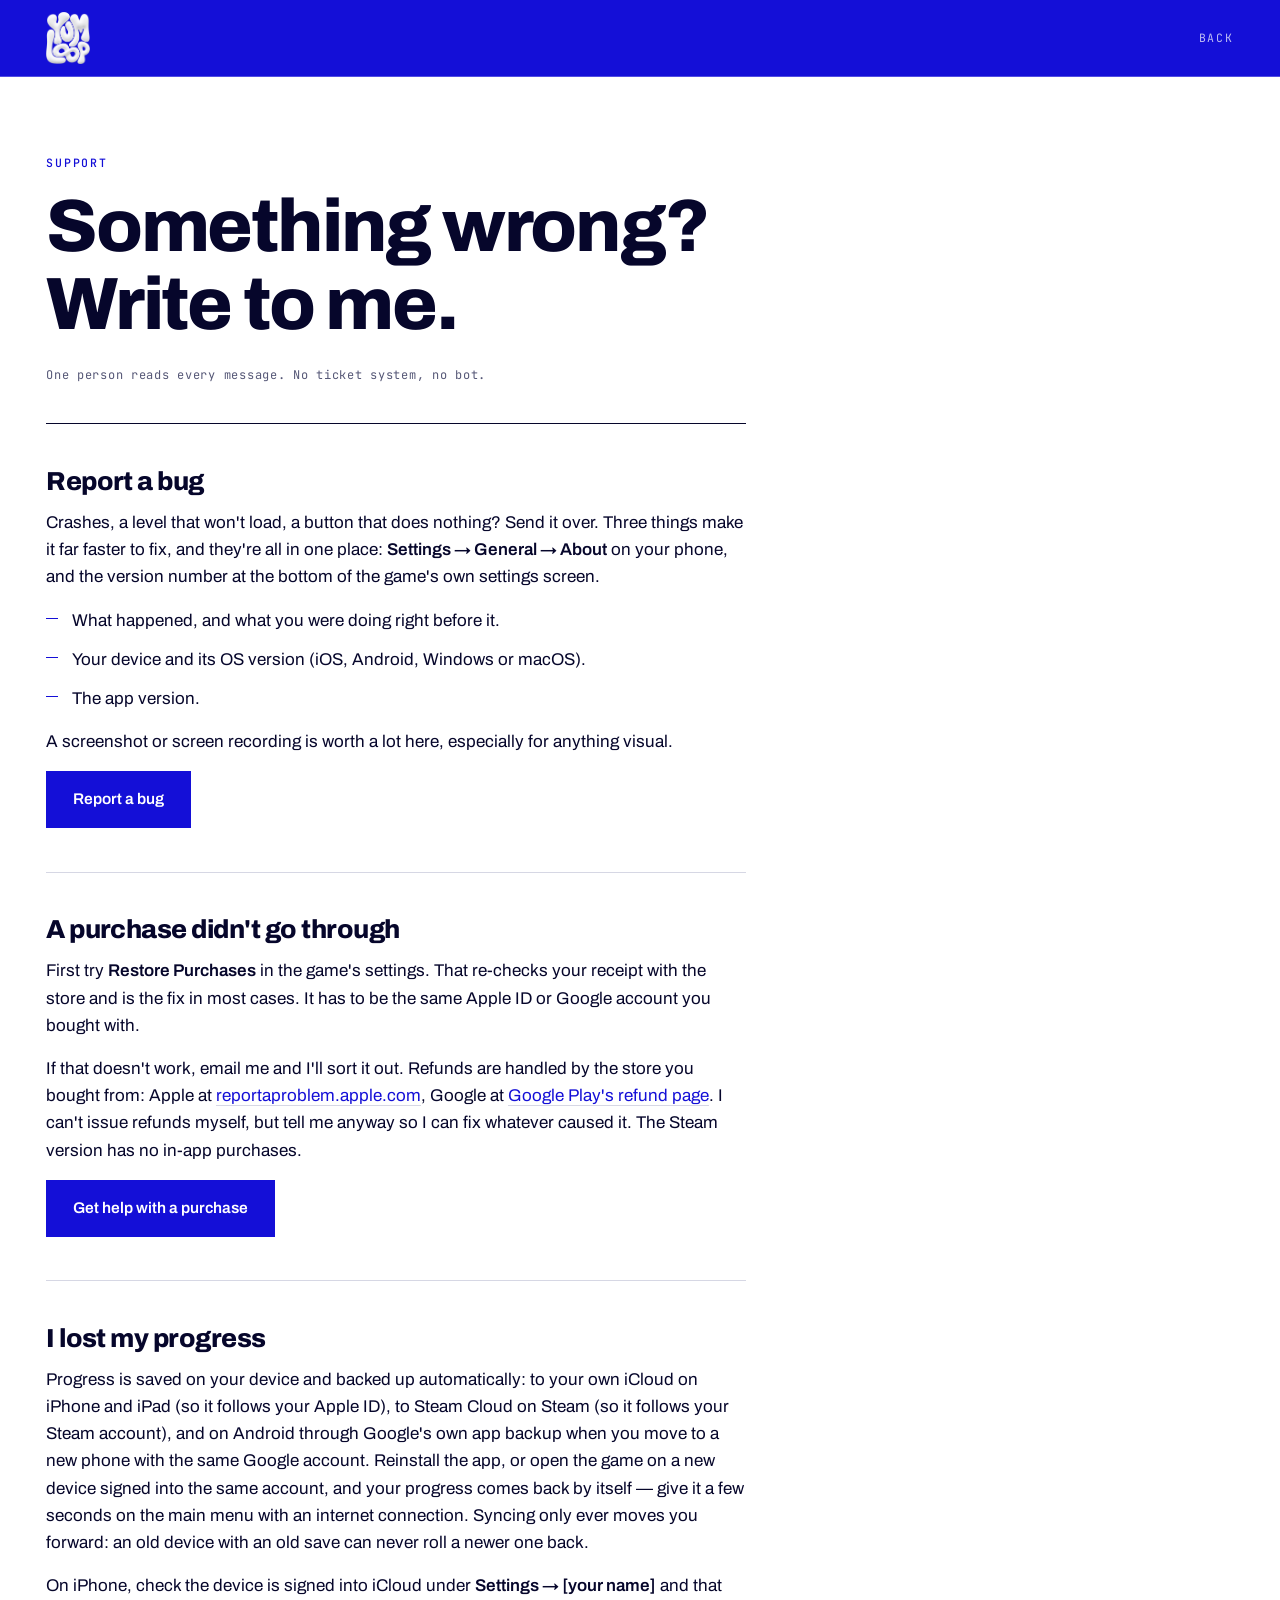
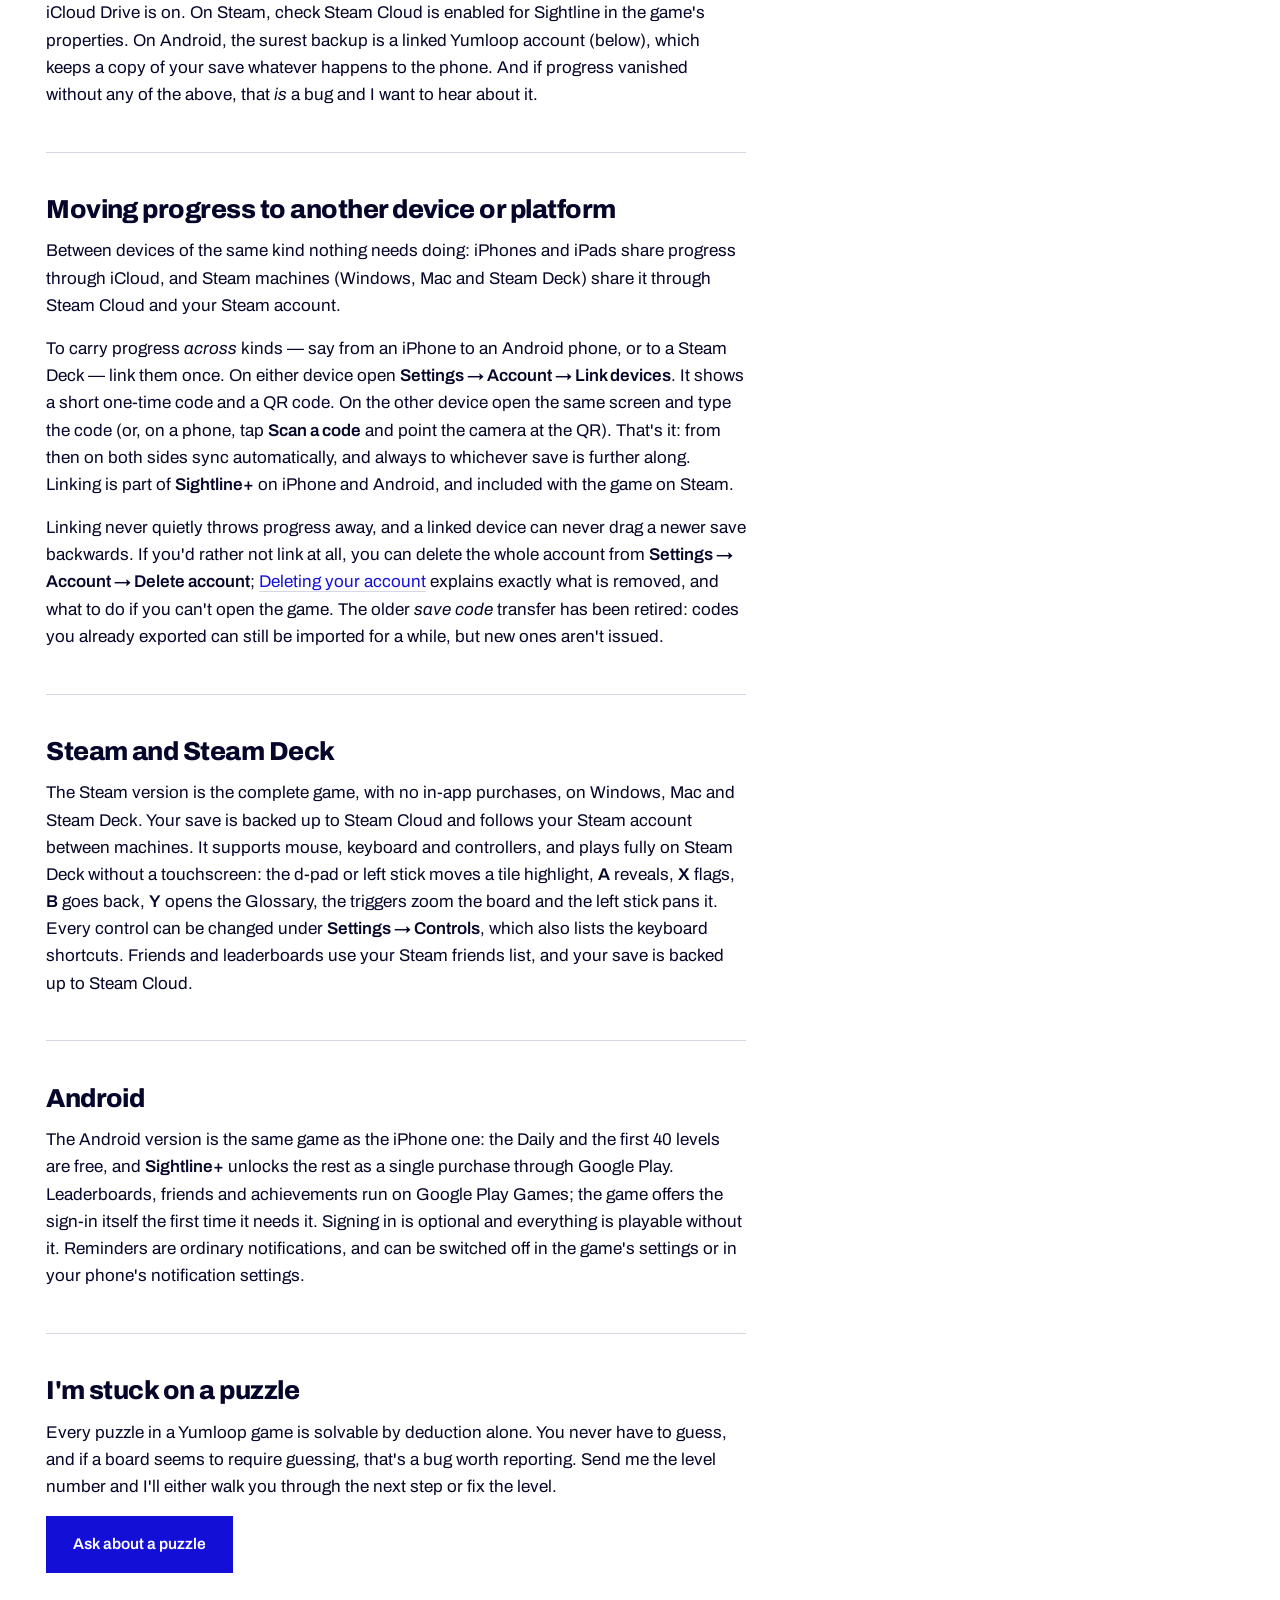
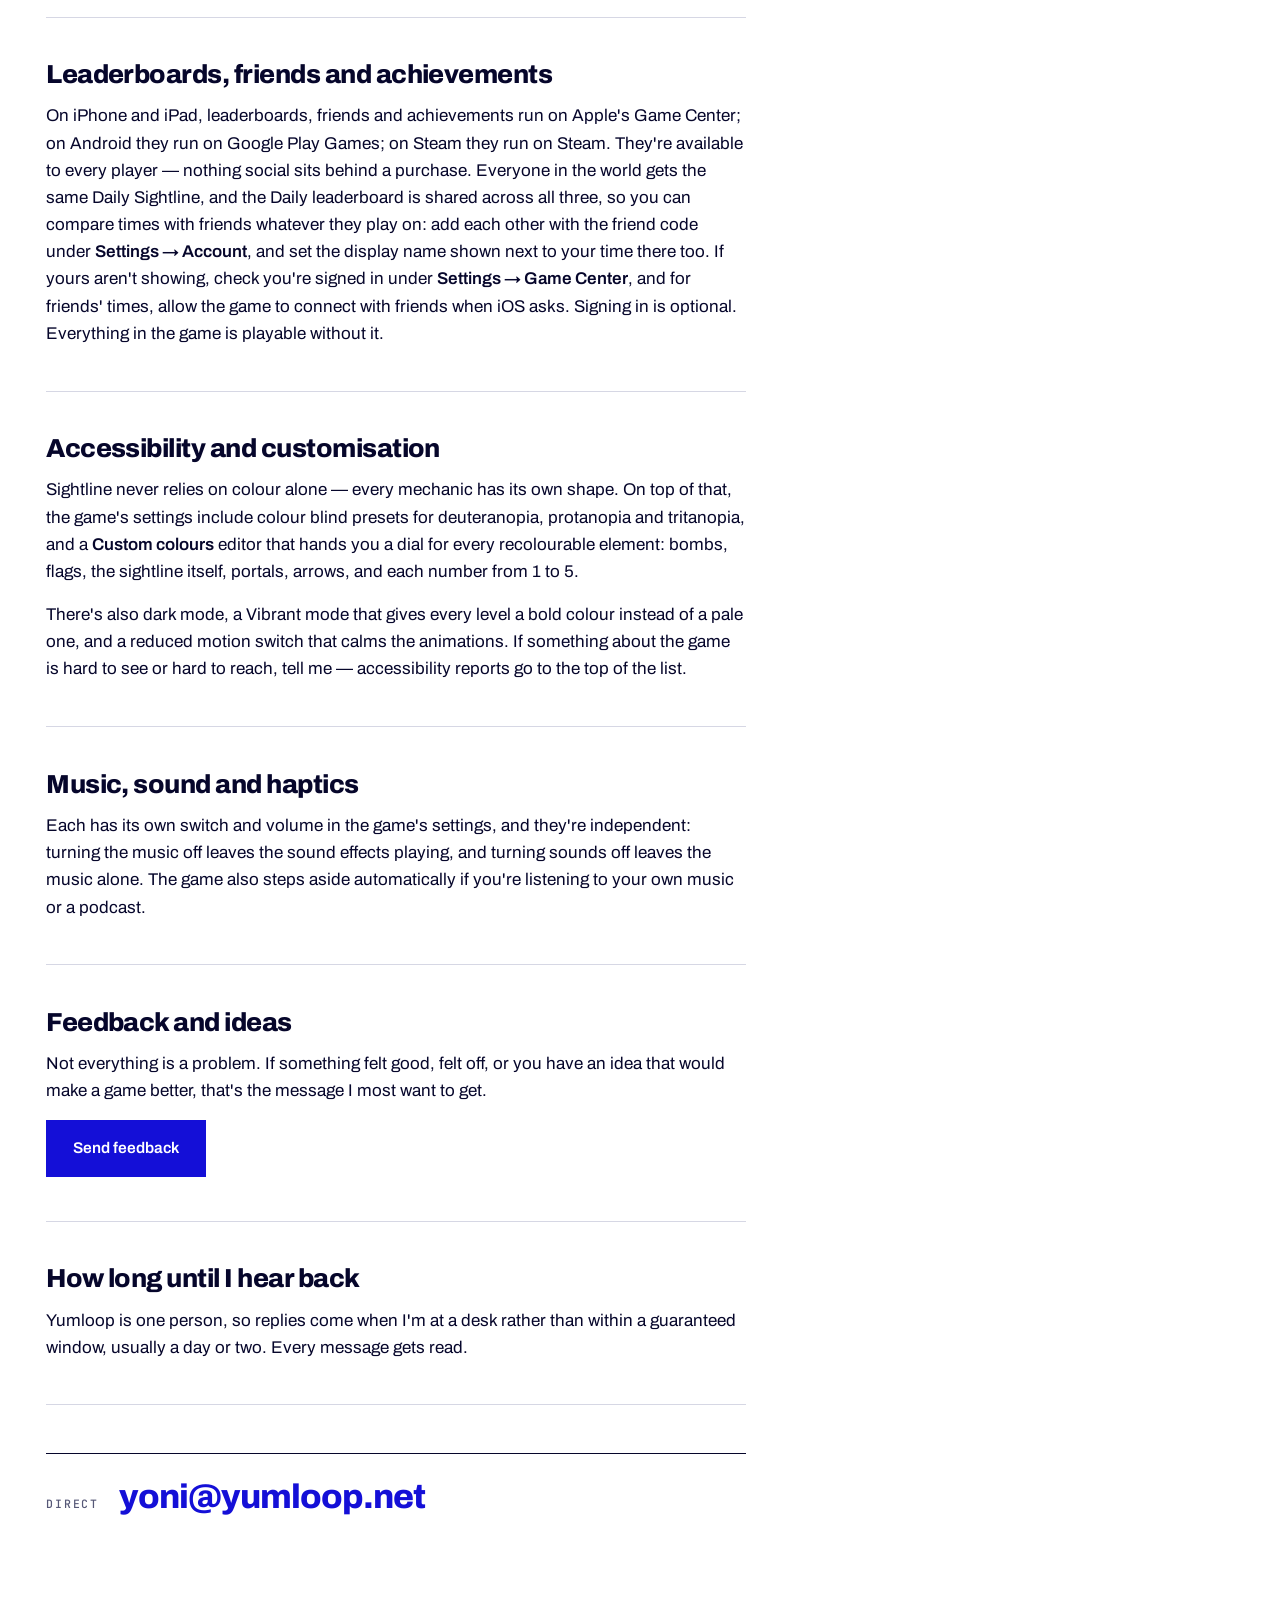
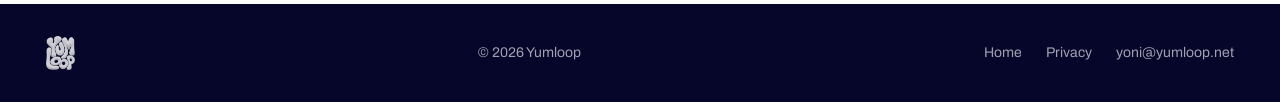
<file: support.html>
<!doctype html>
<html lang="en">
<head>
<meta charset="utf-8">
<meta name="viewport" content="width=device-width, initial-scale=1">
<title>Support · Yumloop</title>
<meta name="description" content="Help with Yumloop games: bugs, purchases, lost progress, or a puzzle you're stuck on.">
<meta name="theme-color" content="#140FD7">
<link rel="canonical" href="https://yumloop.net/support.html">
<meta name="robots" content="index, follow">
<link rel="icon" href="favicon-32.png" sizes="32x32" type="image/png">
<link rel="icon" href="favicon-192.png" sizes="192x192" type="image/png">
<link rel="apple-touch-icon" href="apple-touch-icon.png">
<link rel="preconnect" href="https://fonts.googleapis.com">
<link rel="preconnect" href="https://fonts.gstatic.com" crossorigin>
<link href="https://fonts.googleapis.com/css2?family=Archivo:wght@400;500;600;800&family=JetBrains+Mono:wght@500&display=swap" rel="stylesheet">
<link rel="stylesheet" href="page.css">
</head>
<body>
<a class="skip" href="#main">Skip to content</a>

<header class="top">
  <div class="wrap top-in">
    <a href="/" aria-label="Yumloop home"><img class="hdr-logo" src="yumloop-logo.png?v=3" alt="Yumloop" width="760" height="892"></a>
    <a class="back" href="/">Back</a>
  </div>
</header>

<div class="wrap">
  <div class="head col">
    <span class="lab">Support</span>
    <h1>Something wrong? Write to me.</h1>
    <p class="stamp">One person reads every message. No ticket system, no bot.</p>
  </div>
</div>

<main id="main">
  <div class="wrap">
    <div class="col">

    <section>
      <h2>Report a bug</h2>
      <p>Crashes, a level that won't load, a button that does nothing? Send it over. Three things make it far faster to fix, and they're all in one place: <strong>Settings → General → About</strong> on your phone, and the version number at the bottom of the game's own settings screen.</p>
      <ul>
        <li>What happened, and what you were doing right before it.</li>
        <li>Your device and its OS version (iOS, Android, Windows or macOS).</li>
        <li>The app version.</li>
      </ul>
      <p>A screenshot or screen recording is worth a lot here, especially for anything visual.</p>
      <p><a class="btn" href="mailto:yoni@yumloop.net?subject=Bug%20report&amp;body=What%20happened:%0A%0AWhat%20I%20was%20doing%20before%20it:%0A%0ADevice%20and%20OS%20version:%0A%0AApp%20version:%0A%0A">Report a bug</a></p>
    </section>

    <section>
      <h2>A purchase didn't go through</h2>
      <p>First try <strong>Restore Purchases</strong> in the game's settings. That re-checks your receipt with the store and is the fix in most cases. It has to be the same Apple ID or Google account you bought with.</p>
      <p>If that doesn't work, email me and I'll sort it out. Refunds are handled by the store you bought from: Apple at <a href="https://reportaproblem.apple.com" rel="noopener">reportaproblem.apple.com</a>, Google at <a href="https://support.google.com/googleplay/answer/2479637" rel="noopener">Google Play's refund page</a>. I can't issue refunds myself, but tell me anyway so I can fix whatever caused it. The Steam version has no in-app purchases.</p>
      <p><a class="btn" href="mailto:yoni@yumloop.net?subject=Purchase%20problem&amp;body=What%20I%20bought:%0A%0AWhat%20happened%20when%20I%20tapped%20Restore%20Purchases:%0A%0ADevice%20and%20OS%20version:%0A%0A">Get help with a purchase</a></p>
    </section>

    <section>
      <h2>I lost my progress</h2>
      <p>Progress is saved on your device and backed up automatically: to your own iCloud on iPhone and iPad (so it follows your Apple ID), to Steam Cloud on Steam (so it follows your Steam account), and on Android through Google's own app backup when you move to a new phone with the same Google account. Reinstall the app, or open the game on a new device signed into the same account, and your progress comes back by itself — give it a few seconds on the main menu with an internet connection. Syncing only ever moves you forward: an old device with an old save can never roll a newer one back.</p>
      <p>On iPhone, check the device is signed into iCloud under <strong>Settings → [your name]</strong> and that iCloud Drive is on. On Steam, check Steam Cloud is enabled for Sightline in the game's properties. On Android, the surest backup is a linked Yumloop account (below), which keeps a copy of your save whatever happens to the phone. And if progress vanished without any of the above, that <em>is</em> a bug and I want to hear about it.</p>
    </section>

    <section>
      <h2>Moving progress to another device or platform</h2>
      <p>Between devices of the same kind nothing needs doing: iPhones and iPads share progress through iCloud, and Steam machines (Windows, Mac and Steam Deck) share it through Steam Cloud and your Steam account.</p>
      <p>To carry progress <em>across</em> kinds — say from an iPhone to an Android phone, or to a Steam Deck — link them once. On either device open <strong>Settings → Account → Link devices</strong>. It shows a short one-time code and a QR code. On the other device open the same screen and type the code (or, on a phone, tap <strong>Scan a code</strong> and point the camera at the QR). That's it: from then on both sides sync automatically, and always to whichever save is further along. Linking is part of <strong>Sightline+</strong> on iPhone and Android, and included with the game on Steam.</p>
      <p>Linking never quietly throws progress away, and a linked device can never drag a newer save backwards. If you'd rather not link at all, you can delete the whole account from <strong>Settings → Account → Delete account</strong>; <a href="/privacy.html#delete-account">Deleting your account</a> explains exactly what is removed, and what to do if you can't open the game. The older <em>save code</em> transfer has been retired: codes you already exported can still be imported for a while, but new ones aren't issued.</p>
    </section>

    <section>
      <h2>Steam and Steam Deck</h2>
      <p>The Steam version is the complete game, with no in-app purchases, on Windows, Mac and Steam Deck. Your save is backed up to Steam Cloud and follows your Steam account between machines. It supports mouse, keyboard and controllers, and plays fully on Steam Deck without a touchscreen: the d-pad or left stick moves a tile highlight, <strong>A</strong> reveals, <strong>X</strong> flags, <strong>B</strong> goes back, <strong>Y</strong> opens the Glossary, the triggers zoom the board and the left stick pans it. Every control can be changed under <strong>Settings → Controls</strong>, which also lists the keyboard shortcuts. Friends and leaderboards use your Steam friends list, and your save is backed up to Steam Cloud.</p>
    </section>

    <section>
      <h2>Android</h2>
      <p>The Android version is the same game as the iPhone one: the Daily and the first 40 levels are free, and <strong>Sightline+</strong> unlocks the rest as a single purchase through Google Play. Leaderboards, friends and achievements run on Google Play Games; the game offers the sign-in itself the first time it needs it. Signing in is optional and everything is playable without it. Reminders are ordinary notifications, and can be switched off in the game's settings or in your phone's notification settings.</p>
    </section>

    <section>
      <h2>I'm stuck on a puzzle</h2>
      <p>Every puzzle in a Yumloop game is solvable by deduction alone. You never have to guess, and if a board seems to require guessing, that's a bug worth reporting. Send me the level number and I'll either walk you through the next step or fix the level.</p>
      <p><a class="btn" href="mailto:yoni@yumloop.net?subject=Stuck%20on%20a%20puzzle&amp;body=Level%20number:%0A%0AWhat%20I've%20worked%20out%20so%20far:%0A%0A">Ask about a puzzle</a></p>
    </section>

    <section>
      <h2>Leaderboards, friends and achievements</h2>
      <p>On iPhone and iPad, leaderboards, friends and achievements run on Apple's Game Center; on Android they run on Google Play Games; on Steam they run on Steam. They're available to every player — nothing social sits behind a purchase. Everyone in the world gets the same Daily Sightline, and the Daily leaderboard is shared across all three, so you can compare times with friends whatever they play on: add each other with the friend code under <strong>Settings → Account</strong>, and set the display name shown next to your time there too. If yours aren't showing, check you're signed in under <strong>Settings → Game Center</strong>, and for friends' times, allow the game to connect with friends when iOS asks. Signing in is optional. Everything in the game is playable without it.</p>
    </section>

    <section>
      <h2>Accessibility and customisation</h2>
      <p>Sightline never relies on colour alone — every mechanic has its own shape. On top of that, the game's settings include colour blind presets for deuteranopia, protanopia and tritanopia, and a <strong>Custom colours</strong> editor that hands you a dial for every recolourable element: bombs, flags, the sightline itself, portals, arrows, and each number from 1 to 5.</p>
      <p>There's also dark mode, a Vibrant mode that gives every level a bold colour instead of a pale one, and a reduced motion switch that calms the animations. If something about the game is hard to see or hard to reach, tell me — accessibility reports go to the top of the list.</p>
    </section>

    <section>
      <h2>Music, sound and haptics</h2>
      <p>Each has its own switch and volume in the game's settings, and they're independent: turning the music off leaves the sound effects playing, and turning sounds off leaves the music alone. The game also steps aside automatically if you're listening to your own music or a podcast.</p>
    </section>

    <section>
      <h2>Feedback and ideas</h2>
      <p>Not everything is a problem. If something felt good, felt off, or you have an idea that would make a game better, that's the message I most want to get.</p>
      <p><a class="btn" href="mailto:yoni@yumloop.net?subject=Feedback&amp;body=Here's%20what%20I%20think:%0A%0A">Send feedback</a></p>
    </section>

    <section>
      <h2>How long until I hear back</h2>
      <p>Yumloop is one person, so replies come when I'm at a desk rather than within a guaranteed window, usually a day or two. Every message gets read.</p>
    </section>

    <div class="mail">
      <span class="lab">Direct</span>
      <a href="mailto:yoni@yumloop.net">yoni@yumloop.net</a>
    </div>

    </div>
  </div>
</main>

<footer>
  <div class="wrap foot">
    <img src="yumloop-logo.png?v=3" alt="Yumloop" width="760" height="892">
    <span>&copy; <span id="yr">2026</span> Yumloop</span>
    <nav>
      <a href="/">Home</a>
      <a href="/privacy.html">Privacy</a>
      <a href="mailto:yoni@yumloop.net">yoni@yumloop.net</a>
    </nav>
  </div>
</footer>
<script>document.getElementById('yr').textContent=new Date().getFullYear();</script>
</body>
</html>
</file>
<file: page.css>
/* Shared styles for the Yumloop text pages (privacy, support).
   Same visual language as the landing page: flat, square, solid blue and white. */

:root{
  --blue:#140FD7;
  --ink:#06062B;
  --paper:#FFFFFF;
  --line:#D6D7E4;
  --muted:#565877;
  --rule-blue:rgba(255,255,255,.26);
  --pad:clamp(20px,3.6vw,56px);
  --sans:Archivo,-apple-system,BlinkMacSystemFont,"Helvetica Neue",Arial,sans-serif;
  --mono:"JetBrains Mono",ui-monospace,SFMono-Regular,Menlo,monospace;
}

*,*::before,*::after{box-sizing:border-box}
html{-webkit-text-size-adjust:100%}
body{
  margin:0; background:var(--paper); color:var(--ink);
  font-family:var(--sans); font-size:17px; line-height:1.6;
  -webkit-font-smoothing:antialiased;
}
img{max-width:100%; height:auto; display:block}
a{color:inherit}
h1,h2{margin:0; font-weight:800; letter-spacing:-.03em; line-height:1.05; text-wrap:balance}

.wrap{width:100%; max-width:1560px; margin:0 auto; padding:0 var(--pad)}
.col{max-width:70ch}

.skip{position:absolute; left:-9999px; top:0; z-index:99; background:#fff; color:var(--blue); padding:12px 18px; font-weight:600}
.skip:focus{left:0}
:focus-visible{outline:2px solid currentColor; outline-offset:3px}

.lab{font-family:var(--mono); font-size:11.5px; font-weight:500; letter-spacing:.16em; text-transform:uppercase}

/* masthead */
.top{background:var(--blue); color:#fff; border-bottom:1px solid var(--rule-blue)}
.top-in{display:flex; align-items:center; justify-content:space-between; gap:24px; height:76px}
.top a{text-decoration:none}
.top img{height:52px; width:auto}  /* v3 logo is the stacked lockup: it needs real height, not a wordmark's 15px */
.top .back{color:rgba(255,255,255,.72); font-family:var(--mono); font-size:11.5px; letter-spacing:.16em; text-transform:uppercase}
.top .back:hover{color:#fff}

/* head block */
.head{padding:clamp(48px,6vw,84px) 0 clamp(30px,3vw,44px); border-bottom:1px solid var(--ink)}
.head .lab{color:var(--blue); display:block; margin-bottom:16px}
.head h1{font-size:clamp(38px,6vw,74px)}
.head .stamp{margin:22px 0 0; color:var(--muted); font-family:var(--mono); font-size:12px; letter-spacing:.06em}

/* body */
main{padding-bottom:clamp(56px,7vw,96px)}
section{padding:clamp(30px,3.4vw,44px) 0; border-bottom:1px solid var(--line)}
section h2{font-size:clamp(21px,2.1vw,26px); margin-bottom:14px; letter-spacing:-.02em}
section p{margin:0 0 16px; color:var(--ink)}
section p:last-child{margin-bottom:0}
section ul{margin:0 0 16px; padding-left:0; list-style:none}
section li{position:relative; padding-left:26px; margin-bottom:12px}
section li::before{content:""; position:absolute; left:0; top:11px; width:12px; height:1px; background:var(--blue)}
section li:last-child{margin-bottom:0}
section a{color:var(--blue); text-decoration:none; border-bottom:1px solid var(--line)}
section a:hover{border-bottom-color:var(--blue)}
strong{font-weight:600}

/* definition rows */
.rows{border-top:1px solid var(--ink); margin:4px 0 0}
.rows > div{
  display:grid; grid-template-columns:clamp(120px,15vw,190px) minmax(0,1fr);
  gap:0 28px; padding:18px 0; border-bottom:1px solid var(--line);
}
.rows .lab{color:var(--muted); padding-top:4px}
.rows p{margin:0}
@media (max-width:680px){
  .rows > div{grid-template-columns:1fr; gap:8px 0}
}

/* mail callout */
.mail{
  display:flex; flex-wrap:wrap; align-items:baseline; gap:12px 20px;
  margin-top:clamp(34px,4vw,48px); padding:26px 0 0; border-top:1px solid var(--ink);
}
.mail .lab{color:var(--muted)}
.mail a{
  font-size:clamp(22px,3vw,34px); font-weight:800; letter-spacing:-.03em;
  text-decoration:none; color:var(--blue); line-height:1;
}
.mail a:hover{text-decoration:underline; text-underline-offset:6px}

.btn{
  display:inline-flex; align-items:center; gap:10px; text-decoration:none;
  font-weight:600; font-size:15.5px; padding:15px 26px;
  border:1px solid var(--blue); background:var(--blue); color:#fff;
  transition:background .15s linear, color .15s linear;
}
.btn:hover{background:var(--ink); border-color:var(--ink)}

/* footer */
footer{background:var(--ink); color:rgba(255,255,255,.62); padding:32px 0; font-size:14px}
.foot{display:flex; flex-wrap:wrap; gap:14px 30px; align-items:center; justify-content:space-between}
footer img{height:34px; width:auto; opacity:.85}
footer a{color:rgba(255,255,255,.62); text-decoration:none}
footer a:hover{color:#fff}
.foot nav{display:flex; gap:24px; flex-wrap:wrap}
</file>
